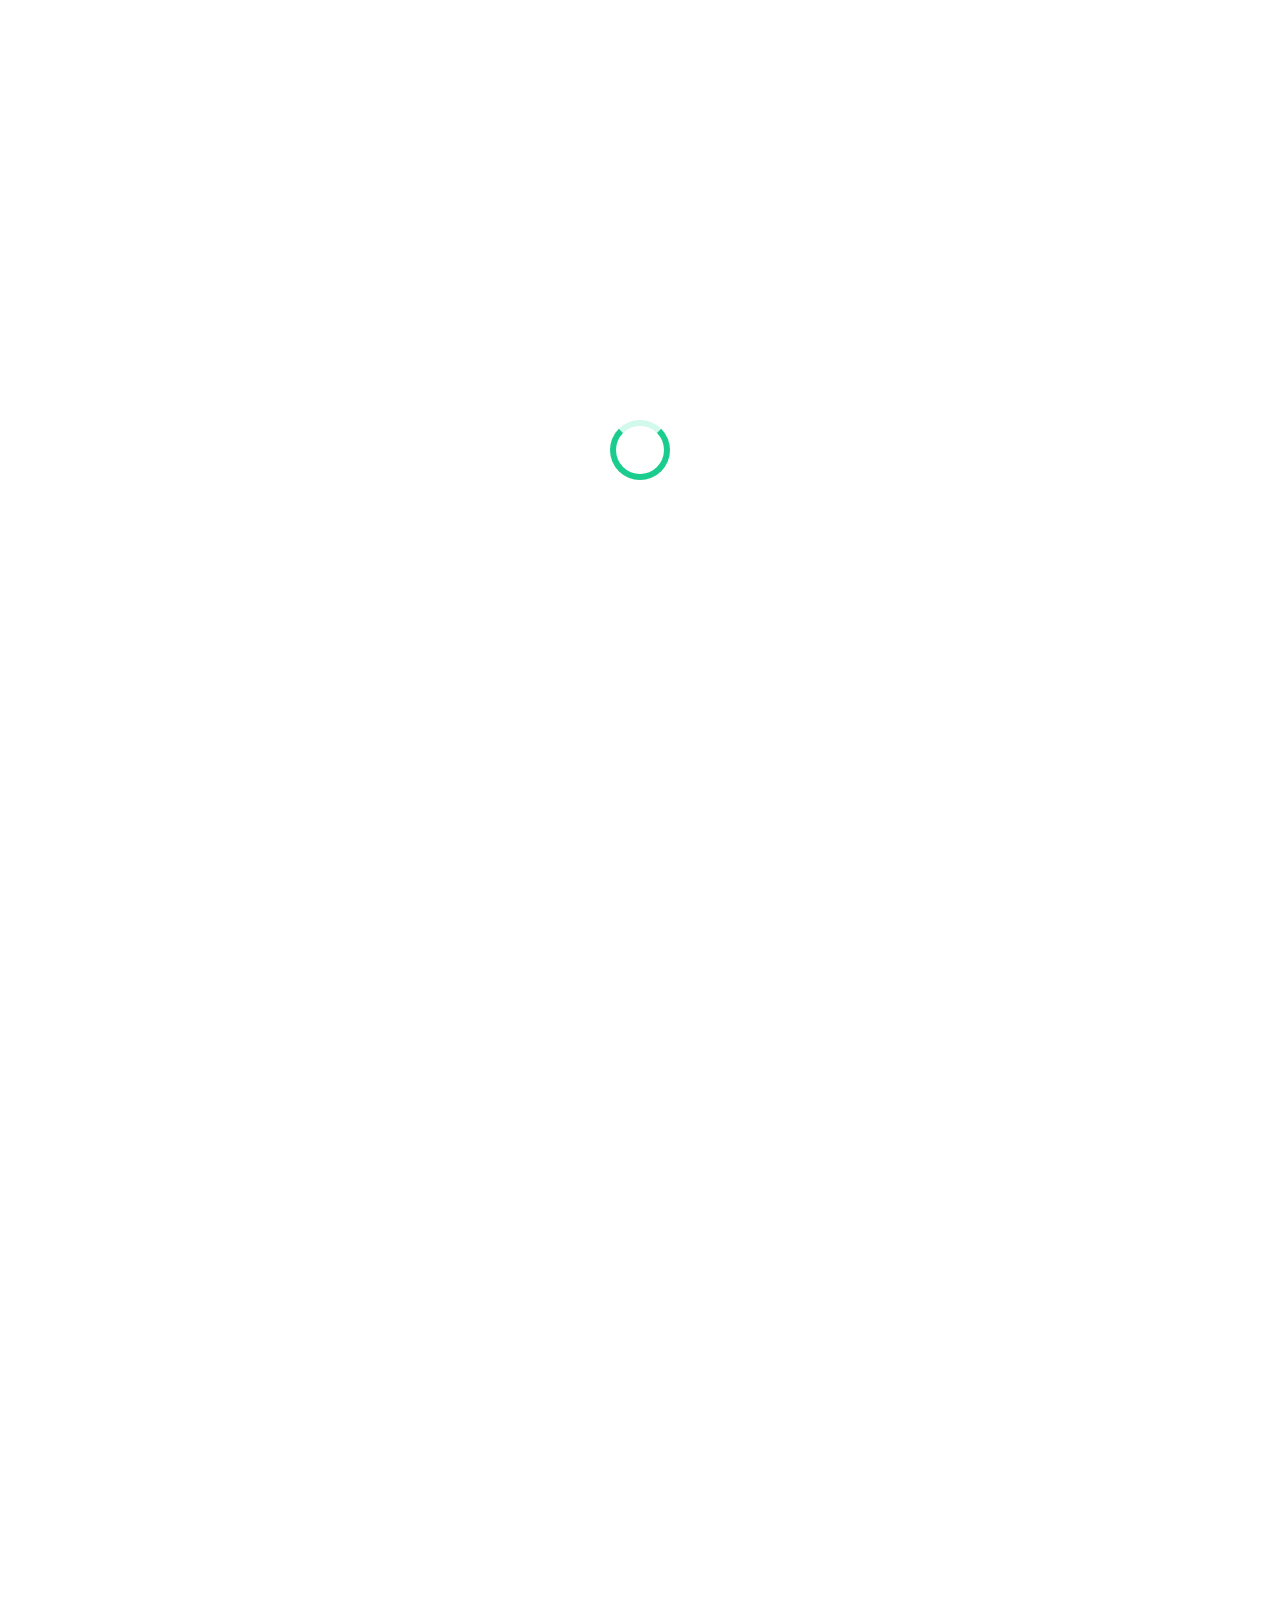
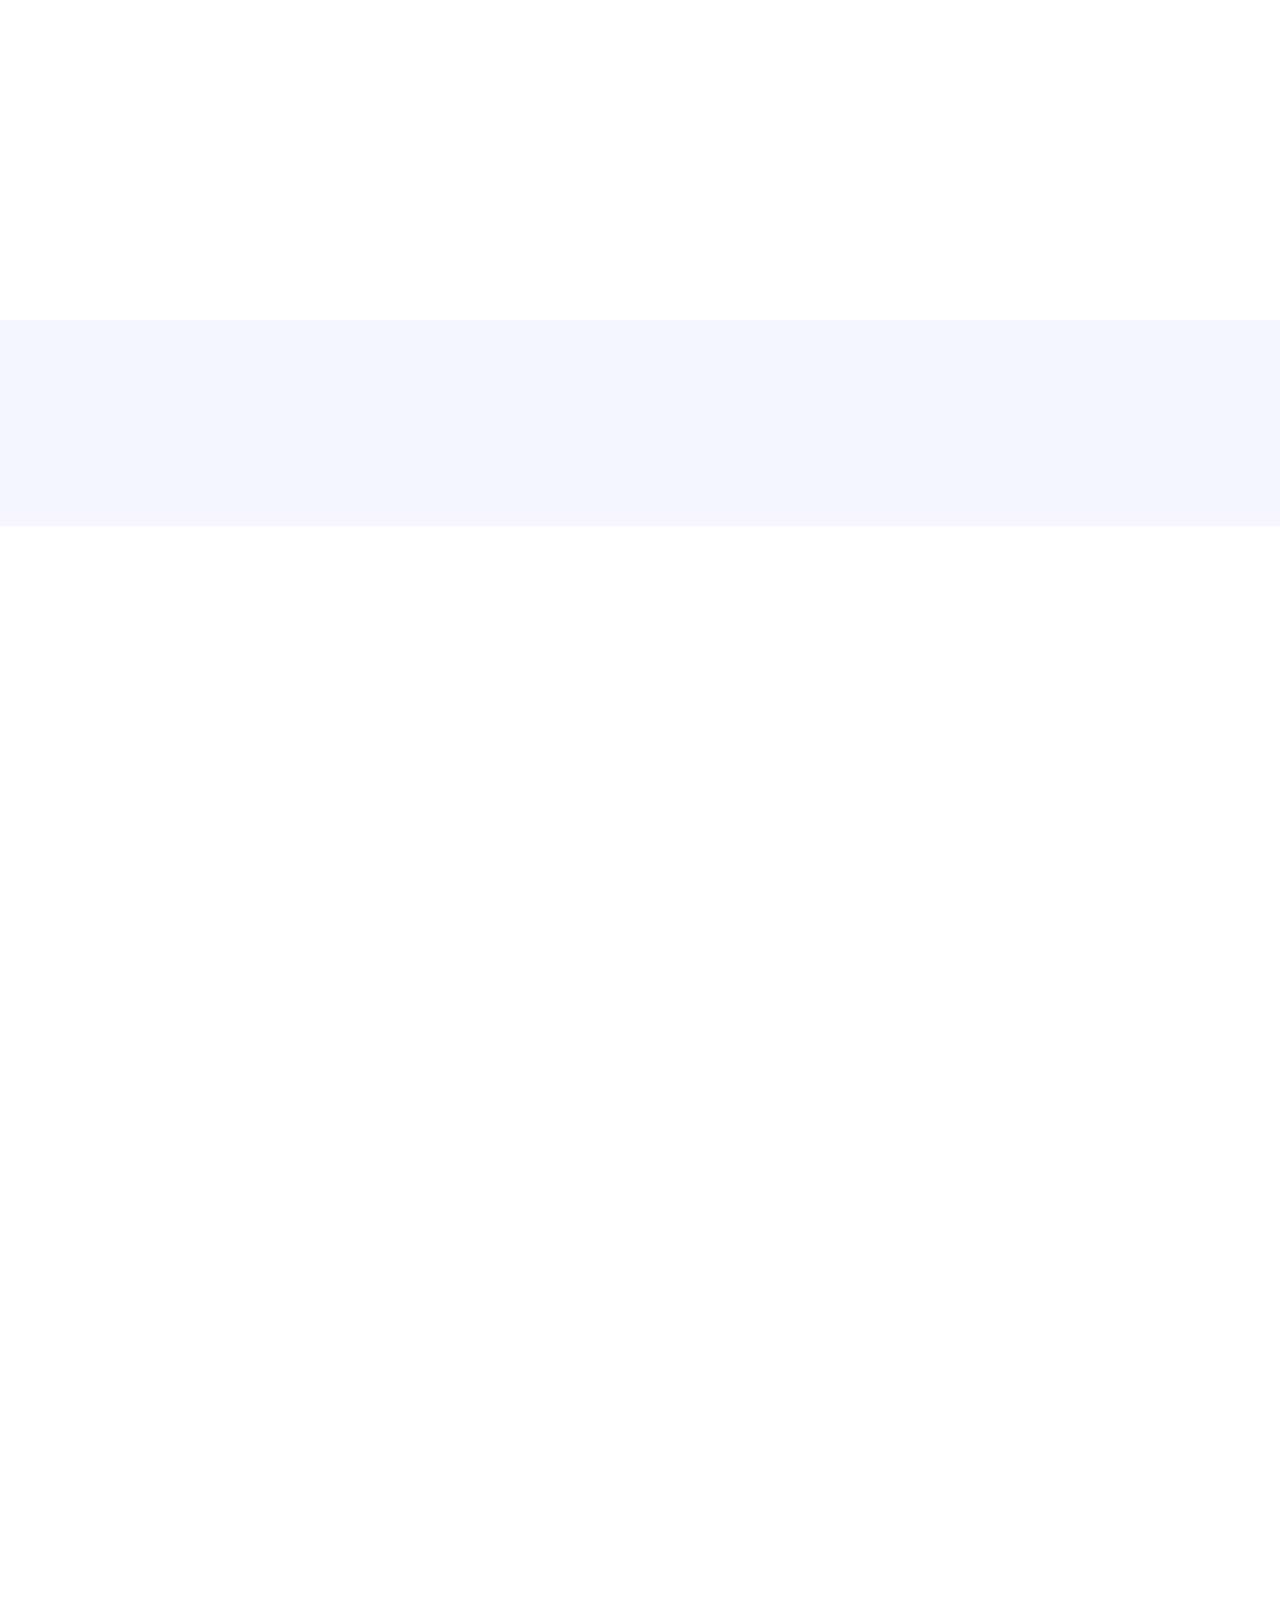
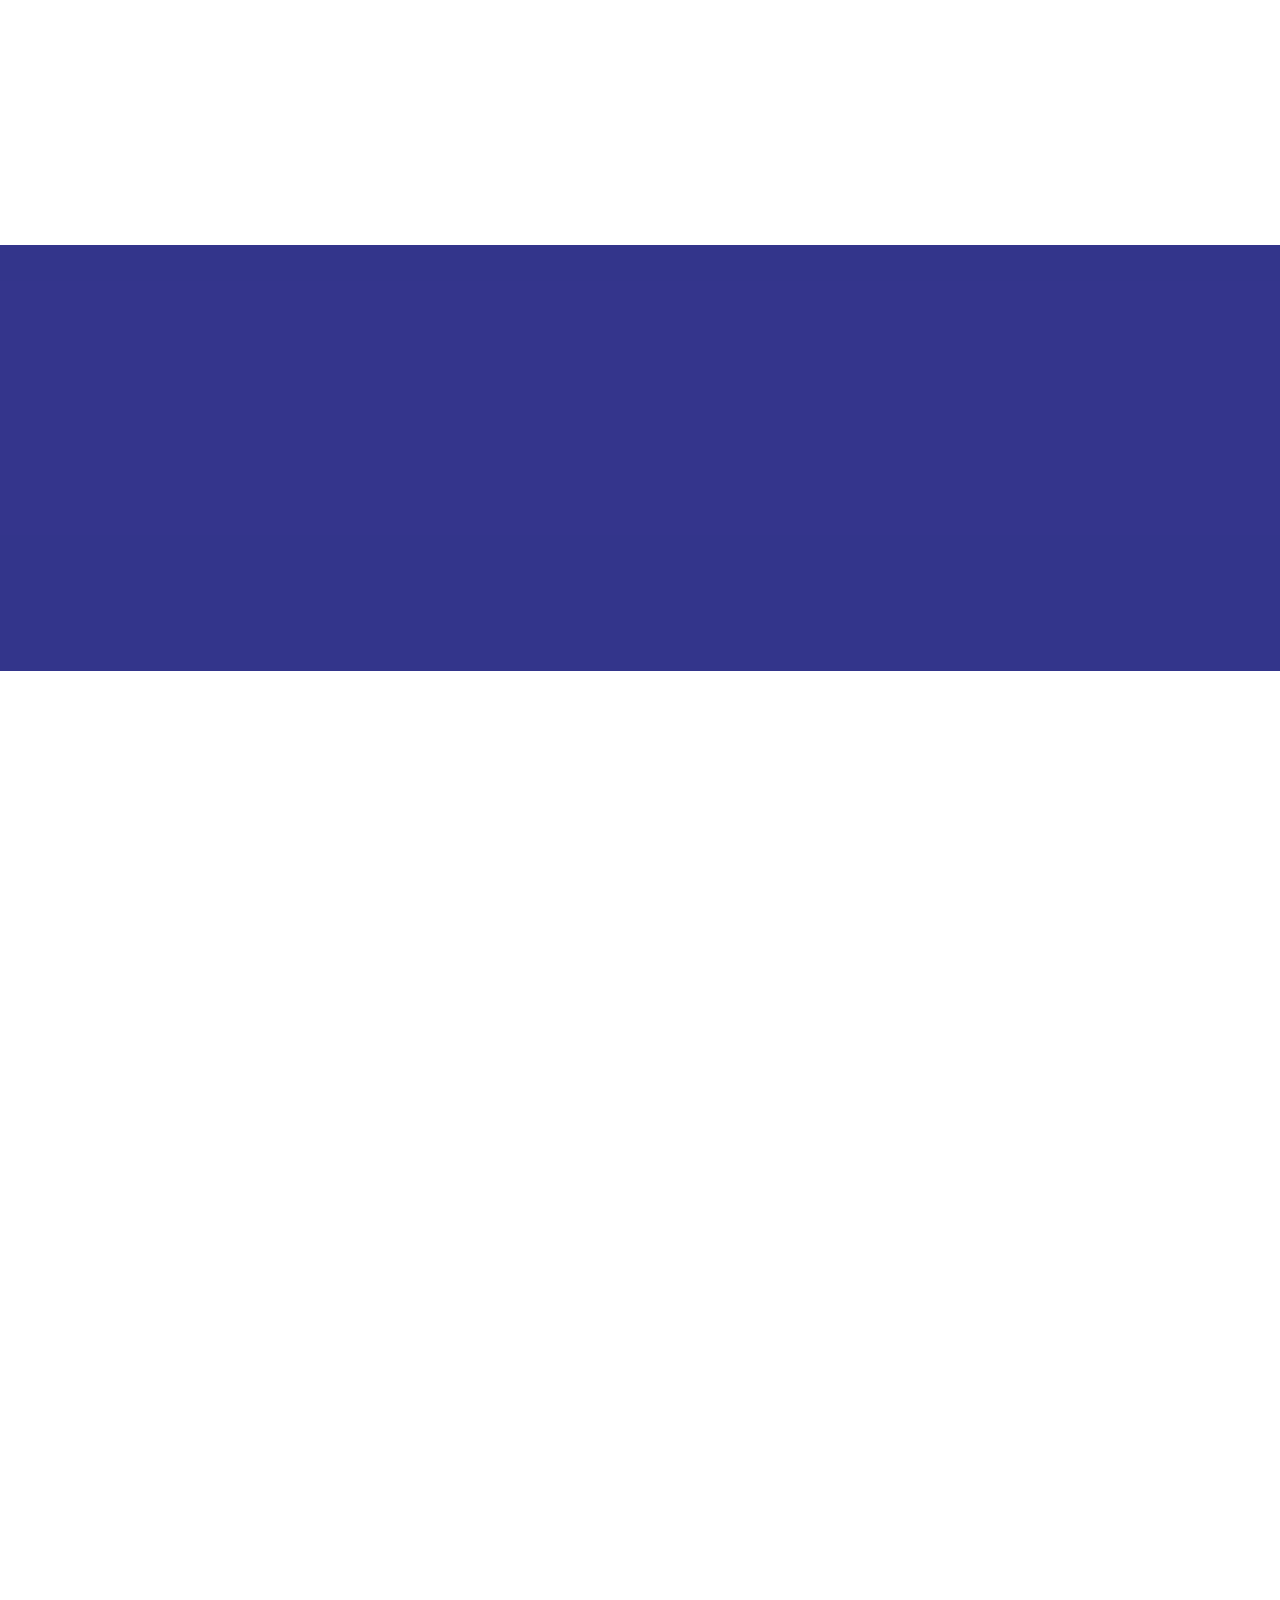
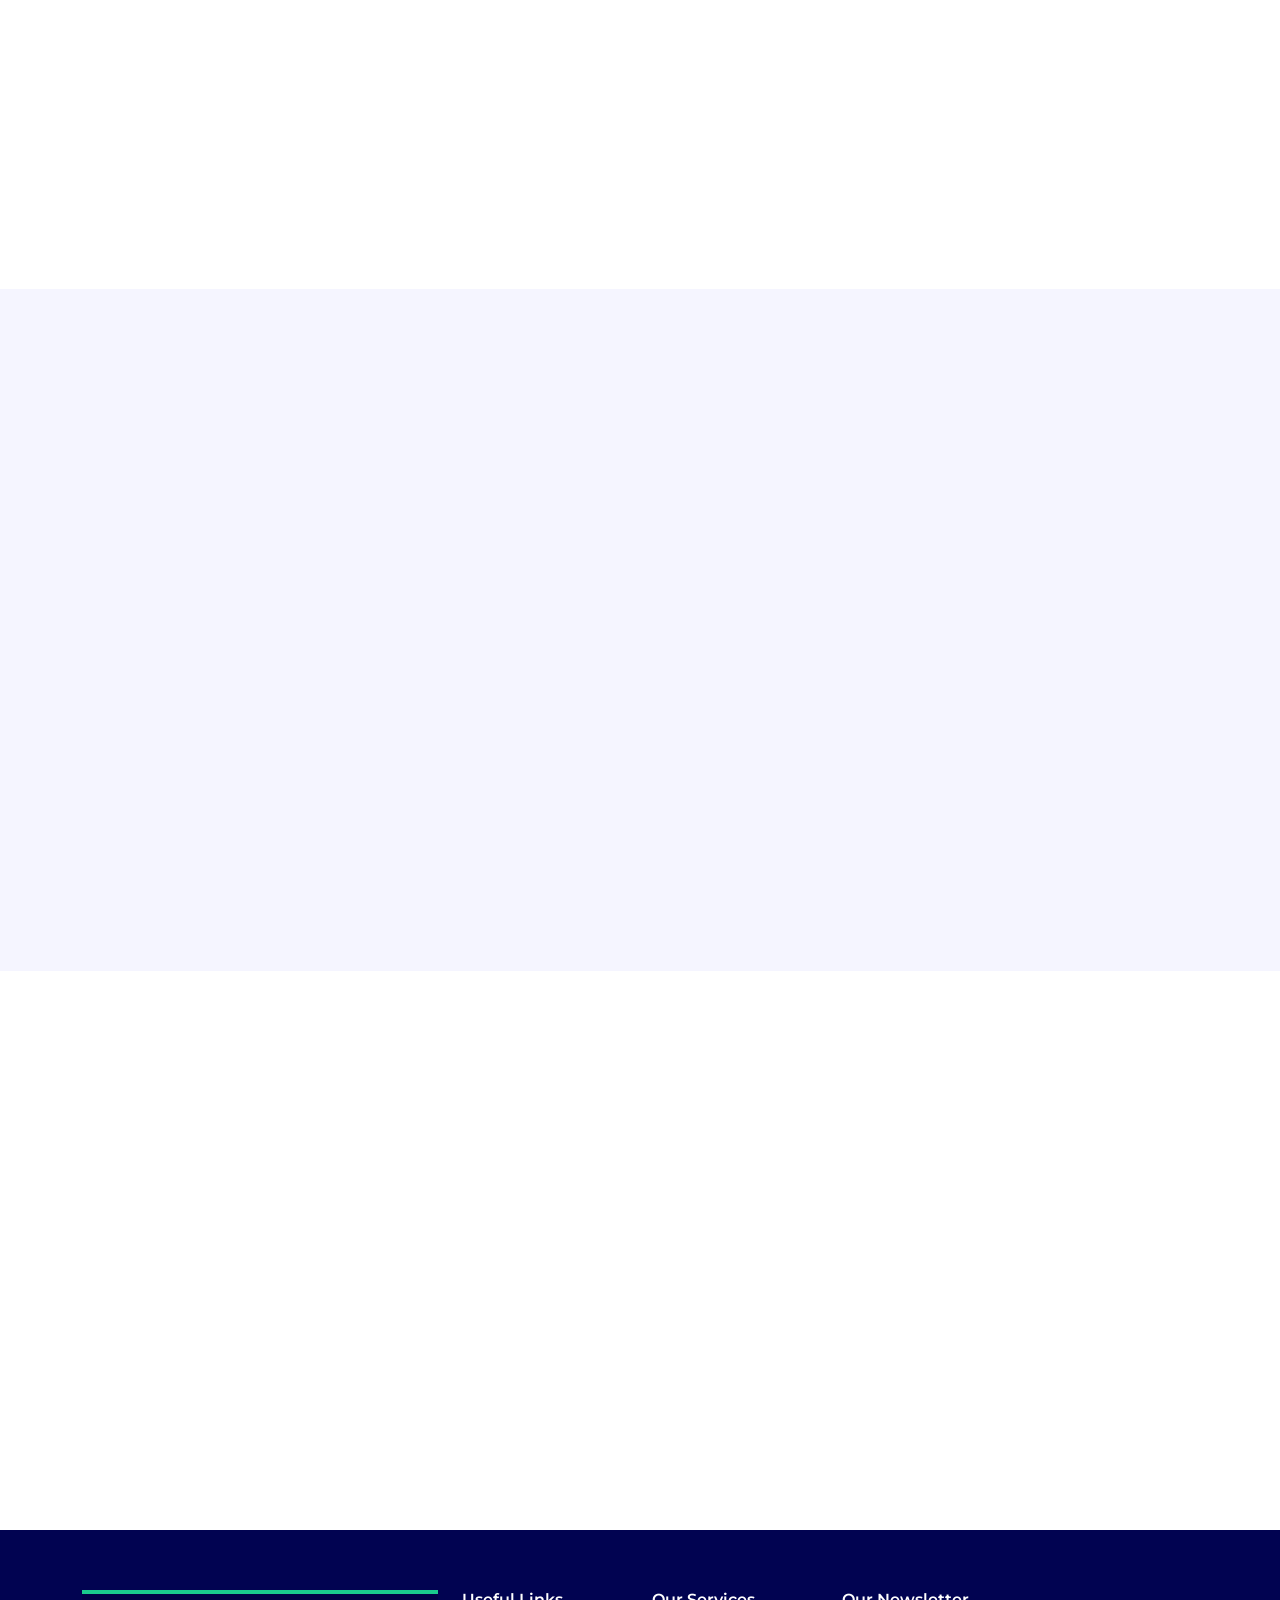
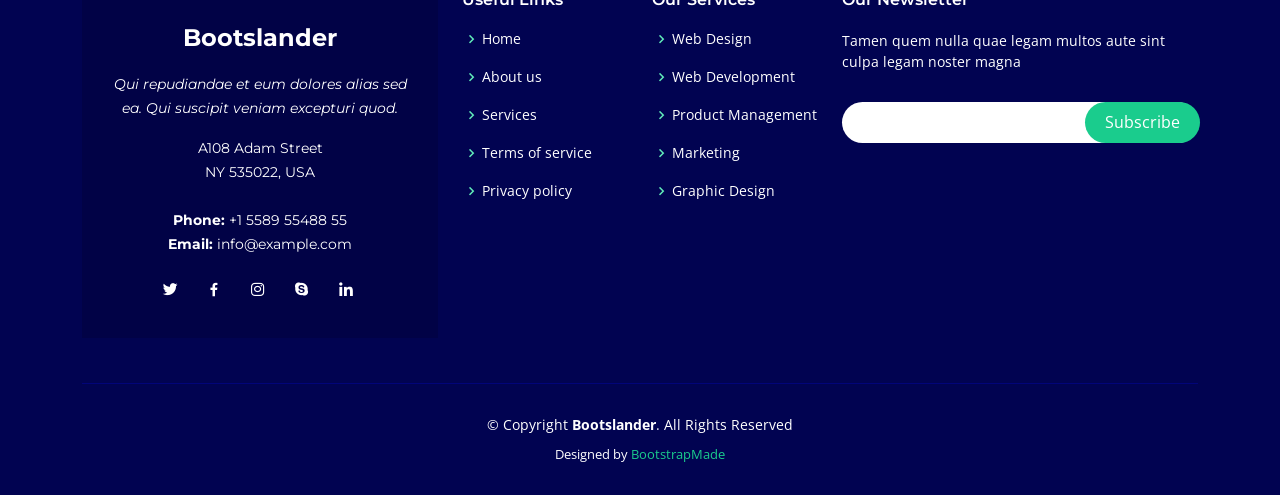
<file: assets/template/bootslander/index.html>
<!DOCTYPE html>
<html lang="id">

<head>
  <meta charset="utf-8">
  <meta content="width=device-width, initial-scale=1.0" name="viewport">

  <title>Bootslander Bootstrap Template - Index</title>
  <meta content="" name="description">
  <meta content="" name="keywords">

  <!-- Favicons -->
  <link href="assets/img/favicon.png" rel="icon">
  <link href="assets/img/apple-touch-icon.png" rel="apple-touch-icon">

  <!-- Google Fonts -->
  <link href="https://fonts.googleapis.com/css?family=Open+Sans:300,300i,400,400i,600,600i,700,700i|Montserrat:300,300i,400,400i,500,500i,600,600i,700,700i|Poppins:300,300i,400,400i,500,500i,600,600i,700,700i" rel="stylesheet">

  <!-- Vendor CSS Files -->
  <link href="assets/vendor/aos/aos.css" rel="stylesheet">
  <link href="assets/vendor/bootstrap/css/bootstrap.min.css" rel="stylesheet">
  <link href="assets/vendor/bootstrap-icons/bootstrap-icons.css" rel="stylesheet">
  <link href="assets/vendor/boxicons/css/boxicons.min.css" rel="stylesheet">
  <link href="assets/vendor/glightbox/css/glightbox.min.css" rel="stylesheet">
  <link href="assets/vendor/remixicon/remixicon.css" rel="stylesheet">
  <link href="assets/vendor/swiper/swiper-bundle.min.css" rel="stylesheet">

  <!-- Template Main CSS File -->
  <link href="assets/css/style.css" rel="stylesheet">

  <!-- =======================================================
  * Template Name: Bootslander
  * Template URL: https://bootstrapmade.com/bootslander-free-bootstrap-landing-page-template/
  * Updated: Mar 17 2024 with Bootstrap v5.3.3
  * Author: BootstrapMade.com
  * License: https://bootstrapmade.com/license/
  ======================================================== -->
</head>

<body>

  <!-- ======= Header ======= -->
  <header id="header" class="fixed-top d-flex align-items-center header-transparent">
    <div class="container d-flex align-items-center justify-content-between">

      <div class="logo">
        <h1><a href="index.html"><span>Bootslander</span></a></h1>
        <!-- Uncomment below if you prefer to use an image logo -->
        <!-- <a href="index.html"><img src="assets/img/logo.png" alt="" class="img-fluid"></a>-->
      </div>

      <nav id="navbar" class="navbar">
        <ul>
          <li><a class="nav-link scrollto active" href="#hero">Home</a></li>
          <li><a class="nav-link scrollto" href="#about">About</a></li>
          <li><a class="nav-link scrollto" href="#features">Features</a></li>
          <li><a class="nav-link scrollto" href="#gallery">Gallery</a></li>
          <li><a class="nav-link scrollto" href="#team">Team</a></li>
          <li><a class="nav-link scrollto" href="#pricing">Pricing</a></li>
          <li class="dropdown"><a href="#"><span>Drop Down</span> <i class="bi bi-chevron-down"></i></a>
            <ul>
              <li><a href="#">Drop Down 1</a></li>
              <li class="dropdown"><a href="#"><span>Deep Drop Down</span> <i class="bi bi-chevron-right"></i></a>
                <ul>
                  <li><a href="#">Deep Drop Down 1</a></li>
                  <li><a href="#">Deep Drop Down 2</a></li>
                  <li><a href="#">Deep Drop Down 3</a></li>
                  <li><a href="#">Deep Drop Down 4</a></li>
                  <li><a href="#">Deep Drop Down 5</a></li>
                </ul>
              </li>
              <li><a href="#">Drop Down 2</a></li>
              <li><a href="#">Drop Down 3</a></li>
              <li><a href="#">Drop Down 4</a></li>
            </ul>
          </li>
          <li><a class="nav-link scrollto" href="#contact">Contact</a></li>
        </ul>
        <i class="bi bi-list mobile-nav-toggle"></i>
      </nav><!-- .navbar -->

    </div>
  </header><!-- End Header -->

  <!-- ======= Hero Section ======= -->
  <section id="hero">

    <div class="container">
      <div class="row justify-content-between">
        <div class="col-lg-7 pt-5 pt-lg-0 order-2 order-lg-1 d-flex align-items-center">
          <div data-aos="zoom-out">
            <h1>Build Your Landing Page With <span>Bootstlander</span></h1>
            <h2>We are team of talented designers making websites with Bootstrap</h2>
            <div class="text-center text-lg-start">
              <a href="#about" class="btn-get-started scrollto">Get Started</a>
            </div>
          </div>
        </div>
        <div class="col-lg-4 order-1 order-lg-2 hero-img" data-aos="zoom-out" data-aos-delay="300">
          <img src="assets/img/hero-img.png" class="img-fluid animated" alt="">
        </div>
      </div>
    </div>

    <svg class="hero-waves" xmlns="http://www.w3.org/2000/svg" xmlns:xlink="http://www.w3.org/1999/xlink" viewBox="0 24 150 28 " preserveAspectRatio="none">
      <defs>
        <path id="wave-path" d="M-160 44c30 0 58-18 88-18s 58 18 88 18 58-18 88-18 58 18 88 18 v44h-352z">
      </defs>
      <g class="wave1">
        <use xlink:href="#wave-path" x="50" y="3" fill="rgba(255,255,255, .1)">
      </g>
      <g class="wave2">
        <use xlink:href="#wave-path" x="50" y="0" fill="rgba(255,255,255, .2)">
      </g>
      <g class="wave3">
        <use xlink:href="#wave-path" x="50" y="9" fill="#fff">
      </g>
    </svg>

  </section><!-- End Hero -->

  <main id="main">

    <!-- ======= About Section ======= -->
    <section id="about" class="about">
      <div class="container-fluid">

        <div class="row">
          <div class="col-xl-5 col-lg-6 video-box d-flex justify-content-center align-items-stretch" data-aos="fade-right">
            <a href="https://www.youtube.com/watch?v=StpBR2W8G5A" class="glightbox play-btn mb-4"></a>
          </div>

          <div class="col-xl-7 col-lg-6 icon-boxes d-flex flex-column align-items-stretch justify-content-center py-5 px-lg-5" data-aos="fade-left">
            <h3>Enim quis est voluptatibus aliquid consequatur fugiat</h3>
            <p>Esse voluptas cumque vel exercitationem. Reiciendis est hic accusamus. Non ipsam et sed minima temporibus laudantium. Soluta voluptate sed facere corporis dolores excepturi. Libero laboriosam sint et id nulla tenetur. Suscipit aut voluptate.</p>

            <div class="icon-box" data-aos="zoom-in" data-aos-delay="100">
              <div class="icon"><i class="bx bx-fingerprint"></i></div>
              <h4 class="title"><a href="">Lorem Ipsum</a></h4>
              <p class="description">Voluptatum deleniti atque corrupti quos dolores et quas molestias excepturi sint occaecati cupiditate non provident</p>
            </div>

            <div class="icon-box" data-aos="zoom-in" data-aos-delay="200">
              <div class="icon"><i class="bx bx-gift"></i></div>
              <h4 class="title"><a href="">Nemo Enim</a></h4>
              <p class="description">At vero eos et accusamus et iusto odio dignissimos ducimus qui blanditiis praesentium voluptatum deleniti atque</p>
            </div>

            <div class="icon-box" data-aos="zoom-in" data-aos-delay="300">
              <div class="icon"><i class="bx bx-atom"></i></div>
              <h4 class="title"><a href="">Dine Pad</a></h4>
              <p class="description">Explicabo est voluptatum asperiores consequatur magnam. Et veritatis odit. Sunt aut deserunt minus aut eligendi omnis</p>
            </div>

          </div>
        </div>

      </div>
    </section><!-- End About Section -->

    <!-- ======= Features Section ======= -->
    <section id="features" class="features">
      <div class="container">

        <div class="section-title" data-aos="fade-up">
          <h2>Features</h2>
          <p>Check The Features</p>
        </div>

        <div class="row" data-aos="fade-left">
          <div class="col-lg-3 col-md-4">
            <div class="icon-box" data-aos="zoom-in" data-aos-delay="50">
              <i class="ri-store-line" style="color: #ffbb2c;"></i>
              <h3><a href="">Lorem Ipsum</a></h3>
            </div>
          </div>
          <div class="col-lg-3 col-md-4 mt-4 mt-md-0">
            <div class="icon-box" data-aos="zoom-in" data-aos-delay="100">
              <i class="ri-bar-chart-box-line" style="color: #5578ff;"></i>
              <h3><a href="">Dolor Sitema</a></h3>
            </div>
          </div>
          <div class="col-lg-3 col-md-4 mt-4 mt-md-0">
            <div class="icon-box" data-aos="zoom-in" data-aos-delay="150">
              <i class="ri-calendar-todo-line" style="color: #e80368;"></i>
              <h3><a href="">Sed perspiciatis</a></h3>
            </div>
          </div>
          <div class="col-lg-3 col-md-4 mt-4 mt-lg-0">
            <div class="icon-box" data-aos="zoom-in" data-aos-delay="200">
              <i class="ri-paint-brush-line" style="color: #e361ff;"></i>
              <h3><a href="">Magni Dolores</a></h3>
            </div>
          </div>
          <div class="col-lg-3 col-md-4 mt-4">
            <div class="icon-box" data-aos="zoom-in" data-aos-delay="250">
              <i class="ri-database-2-line" style="color: #47aeff;"></i>
              <h3><a href="">Nemo Enim</a></h3>
            </div>
          </div>
          <div class="col-lg-3 col-md-4 mt-4">
            <div class="icon-box" data-aos="zoom-in" data-aos-delay="300">
              <i class="ri-gradienter-line" style="color: #ffa76e;"></i>
              <h3><a href="">Eiusmod Tempor</a></h3>
            </div>
          </div>
          <div class="col-lg-3 col-md-4 mt-4">
            <div class="icon-box" data-aos="zoom-in" data-aos-delay="350">
              <i class="ri-file-list-3-line" style="color: #11dbcf;"></i>
              <h3><a href="">Midela Teren</a></h3>
            </div>
          </div>
          <div class="col-lg-3 col-md-4 mt-4">
            <div class="icon-box" data-aos="zoom-in" data-aos-delay="400">
              <i class="ri-price-tag-2-line" style="color: #4233ff;"></i>
              <h3><a href="">Pira Neve</a></h3>
            </div>
          </div>
          <div class="col-lg-3 col-md-4 mt-4">
            <div class="icon-box" data-aos="zoom-in" data-aos-delay="450">
              <i class="ri-anchor-line" style="color: #b2904f;"></i>
              <h3><a href="">Dirada Pack</a></h3>
            </div>
          </div>
          <div class="col-lg-3 col-md-4 mt-4">
            <div class="icon-box" data-aos="zoom-in" data-aos-delay="500">
              <i class="ri-disc-line" style="color: #b20969;"></i>
              <h3><a href="">Moton Ideal</a></h3>
            </div>
          </div>
          <div class="col-lg-3 col-md-4 mt-4">
            <div class="icon-box" data-aos="zoom-in" data-aos-delay="550">
              <i class="ri-base-station-line" style="color: #ff5828;"></i>
              <h3><a href="">Verdo Park</a></h3>
            </div>
          </div>
          <div class="col-lg-3 col-md-4 mt-4">
            <div class="icon-box" data-aos="zoom-in" data-aos-delay="600">
              <i class="ri-fingerprint-line" style="color: #29cc61;"></i>
              <h3><a href="">Flavor Nivelanda</a></h3>
            </div>
          </div>
        </div>

      </div>
    </section><!-- End Features Section -->

    <!-- ======= Counts Section ======= -->
    <section id="counts" class="counts">
      <div class="container">

        <div class="row" data-aos="fade-up">

          <div class="col-lg-3 col-md-6">
            <div class="count-box">
              <i class="bi bi-emoji-smile"></i>
              <span data-purecounter-start="0" data-purecounter-end="232" data-purecounter-duration="1" class="purecounter"></span>
              <p>Happy Clients</p>
            </div>
          </div>

          <div class="col-lg-3 col-md-6 mt-5 mt-md-0">
            <div class="count-box">
              <i class="bi bi-journal-richtext"></i>
              <span data-purecounter-start="0" data-purecounter-end="521" data-purecounter-duration="1" class="purecounter"></span>
              <p>Projects</p>
            </div>
          </div>

          <div class="col-lg-3 col-md-6 mt-5 mt-lg-0">
            <div class="count-box">
              <i class="bi bi-headset"></i>
              <span data-purecounter-start="0" data-purecounter-end="1463" data-purecounter-duration="1" class="purecounter"></span>
              <p>Hours Of Support</p>
            </div>
          </div>

          <div class="col-lg-3 col-md-6 mt-5 mt-lg-0">
            <div class="count-box">
              <i class="bi bi-people"></i>
              <span data-purecounter-start="0" data-purecounter-end="15" data-purecounter-duration="1" class="purecounter"></span>
              <p>Hard Workers</p>
            </div>
          </div>

        </div>

      </div>
    </section><!-- End Counts Section -->

    <!-- ======= Details Section ======= -->
    <section id="details" class="details">
      <div class="container">

        <div class="row content">
          <div class="col-md-4" data-aos="fade-right">
            <img src="assets/img/details-1.png" class="img-fluid" alt="">
          </div>
          <div class="col-md-8 pt-4" data-aos="fade-up">
            <h3>Voluptatem dignissimos provident quasi corporis voluptates sit assumenda.</h3>
            <p class="fst-italic">
              Lorem ipsum dolor sit amet, consectetur adipiscing elit, sed do eiusmod tempor incididunt ut labore et dolore
              magna aliqua.
            </p>
            <ul>
              <li><i class="bi bi-check"></i> Ullamco laboris nisi ut aliquip ex ea commodo consequat.</li>
              <li><i class="bi bi-check"></i> Duis aute irure dolor in reprehenderit in voluptate velit.</li>
              <li><i class="bi bi-check"></i> Iure at voluptas aspernatur dignissimos doloribus repudiandae.</li>
              <li><i class="bi bi-check"></i> Est ipsa assumenda id facilis nesciunt placeat sed doloribus praesentium.</li>
            </ul>
            <p>
              Voluptas nisi in quia excepturi nihil voluptas nam et ut. Expedita omnis eum consequatur non. Sed in asperiores aut repellendus. Error quisquam ab maiores. Quibusdam sit in officia
            </p>
          </div>
        </div>

        <div class="row content">
          <div class="col-md-4 order-1 order-md-2" data-aos="fade-left">
            <img src="assets/img/details-2.png" class="img-fluid" alt="">
          </div>
          <div class="col-md-8 pt-5 order-2 order-md-1" data-aos="fade-up">
            <h3>Corporis temporibus maiores provident</h3>
            <p class="fst-italic">
              Lorem ipsum dolor sit amet, consectetur adipiscing elit, sed do eiusmod tempor incididunt ut labore et dolore
              magna aliqua.
            </p>
            <p>
              Ullamco laboris nisi ut aliquip ex ea commodo consequat. Duis aute irure dolor in reprehenderit in voluptate
              velit esse cillum dolore eu fugiat nulla pariatur. Excepteur sint occaecat cupidatat non proident, sunt in
              culpa qui officia deserunt mollit anim id est laborum
            </p>
            <p>
              Inventore id enim dolor dicta qui et magni molestiae. Mollitia optio officia illum ut cupiditate eos autem. Soluta dolorum repellendus repellat amet autem rerum illum in. Quibusdam occaecati est nisi esse. Saepe aut dignissimos distinctio id enim.
            </p>
          </div>
        </div>

        <div class="row content">
          <div class="col-md-4" data-aos="fade-right">
            <img src="assets/img/details-3.png" class="img-fluid" alt="">
          </div>
          <div class="col-md-8 pt-5" data-aos="fade-up">
            <h3>Sunt consequatur ad ut est nulla consectetur reiciendis animi voluptas</h3>
            <p>Cupiditate placeat cupiditate placeat est ipsam culpa. Delectus quia minima quod. Sunt saepe odit aut quia voluptatem hic voluptas dolor doloremque.</p>
            <ul>
              <li><i class="bi bi-check"></i> Ullamco laboris nisi ut aliquip ex ea commodo consequat.</li>
              <li><i class="bi bi-check"></i> Duis aute irure dolor in reprehenderit in voluptate velit.</li>
              <li><i class="bi bi-check"></i> Facilis ut et voluptatem aperiam. Autem soluta ad fugiat.</li>
            </ul>
            <p>
              Qui consequatur temporibus. Enim et corporis sit sunt harum praesentium suscipit ut voluptatem. Et nihil magni debitis consequatur est.
            </p>
            <p>
              Suscipit enim et. Ut optio esse quidem quam reiciendis esse odit excepturi. Vel dolores rerum soluta explicabo vel fugiat eum non.
            </p>
          </div>
        </div>

        <div class="row content">
          <div class="col-md-4 order-1 order-md-2" data-aos="fade-left">
            <img src="assets/img/details-4.png" class="img-fluid" alt="">
          </div>
          <div class="col-md-8 pt-5 order-2 order-md-1" data-aos="fade-up">
            <h3>Quas et necessitatibus eaque impedit ipsum animi consequatur incidunt in</h3>
            <p class="fst-italic">
              Lorem ipsum dolor sit amet, consectetur adipiscing elit, sed do eiusmod tempor incididunt ut labore et dolore
              magna aliqua.
            </p>
            <p>
              Ullamco laboris nisi ut aliquip ex ea commodo consequat. Duis aute irure dolor in reprehenderit in voluptate
              velit esse cillum dolore eu fugiat nulla pariatur. Excepteur sint occaecat cupidatat non proident, sunt in
              culpa qui officia deserunt mollit anim id est laborum
            </p>
            <ul>
              <li><i class="bi bi-check"></i> Et praesentium laboriosam architecto nam .</li>
              <li><i class="bi bi-check"></i> Eius et voluptate. Enim earum tempore aliquid. Nobis et sunt consequatur. Aut repellat in numquam velit quo dignissimos et.</li>
              <li><i class="bi bi-check"></i> Facilis ut et voluptatem aperiam. Autem soluta ad fugiat.</li>
            </ul>
          </div>
        </div>

      </div>
    </section><!-- End Details Section -->

    <!-- ======= Gallery Section ======= -->
    <section id="gallery" class="gallery">
      <div class="container">

        <div class="section-title" data-aos="fade-up">
          <h2>Gallery</h2>
          <p>Check our Gallery</p>
        </div>

        <div class="row g-0" data-aos="fade-left">

          <div class="col-lg-3 col-md-4">
            <div class="gallery-item" data-aos="zoom-in" data-aos-delay="100">
              <a href="assets/img/gallery/gallery-1.jpg" class="gallery-lightbox">
                <img src="assets/img/gallery/gallery-1.jpg" alt="" class="img-fluid">
              </a>
            </div>
          </div>

          <div class="col-lg-3 col-md-4">
            <div class="gallery-item" data-aos="zoom-in" data-aos-delay="150">
              <a href="assets/img/gallery/gallery-2.jpg" class="gallery-lightbox">
                <img src="assets/img/gallery/gallery-2.jpg" alt="" class="img-fluid">
              </a>
            </div>
          </div>

          <div class="col-lg-3 col-md-4">
            <div class="gallery-item" data-aos="zoom-in" data-aos-delay="200">
              <a href="assets/img/gallery/gallery-3.jpg" class="gallery-lightbox">
                <img src="assets/img/gallery/gallery-3.jpg" alt="" class="img-fluid">
              </a>
            </div>
          </div>

          <div class="col-lg-3 col-md-4">
            <div class="gallery-item" data-aos="zoom-in" data-aos-delay="250">
              <a href="assets/img/gallery/gallery-4.jpg" class="gallery-lightbox">
                <img src="assets/img/gallery/gallery-4.jpg" alt="" class="img-fluid">
              </a>
            </div>
          </div>

          <div class="col-lg-3 col-md-4">
            <div class="gallery-item" data-aos="zoom-in" data-aos-delay="300">
              <a href="assets/img/gallery/gallery-5.jpg" class="gallery-lightbox">
                <img src="assets/img/gallery/gallery-5.jpg" alt="" class="img-fluid">
              </a>
            </div>
          </div>

          <div class="col-lg-3 col-md-4">
            <div class="gallery-item" data-aos="zoom-in" data-aos-delay="350">
              <a href="assets/img/gallery/gallery-6.jpg" class="gallery-lightbox">
                <img src="assets/img/gallery/gallery-6.jpg" alt="" class="img-fluid">
              </a>
            </div>
          </div>

          <div class="col-lg-3 col-md-4">
            <div class="gallery-item" data-aos="zoom-in" data-aos-delay="400">
              <a href="assets/img/gallery/gallery-7.jpg" class="gallery-lightbox">
                <img src="assets/img/gallery/gallery-7.jpg" alt="" class="img-fluid">
              </a>
            </div>
          </div>

          <div class="col-lg-3 col-md-4">
            <div class="gallery-item" data-aos="zoom-in" data-aos-delay="450">
              <a href="assets/img/gallery/gallery-8.jpg" class="gallery-lightbox">
                <img src="assets/img/gallery/gallery-8.jpg" alt="" class="img-fluid">
              </a>
            </div>
          </div>

        </div>

      </div>
    </section><!-- End Gallery Section -->

    <!-- ======= Testimonials Section ======= -->
    <section id="testimonials" class="testimonials">
      <div class="container">

        <div class="testimonials-slider swiper" data-aos="fade-up" data-aos-delay="100">
          <div class="swiper-wrapper">

            <div class="swiper-slide">
              <div class="testimonial-item">
                <img src="assets/img/testimonials/testimonials-1.jpg" class="testimonial-img" alt="">
                <h3>Saul Goodman</h3>
                <h4>Ceo &amp; Founder</h4>
                <p>
                  <i class="bx bxs-quote-alt-left quote-icon-left"></i>
                  Proin iaculis purus consequat sem cure digni ssim donec porttitora entum suscipit rhoncus. Accusantium quam, ultricies eget id, aliquam eget nibh et. Maecen aliquam, risus at semper.
                  <i class="bx bxs-quote-alt-right quote-icon-right"></i>
                </p>
              </div>
            </div><!-- End testimonial item -->

            <div class="swiper-slide">
              <div class="testimonial-item">
                <img src="assets/img/testimonials/testimonials-2.jpg" class="testimonial-img" alt="">
                <h3>Sara Wilsson</h3>
                <h4>Designer</h4>
                <p>
                  <i class="bx bxs-quote-alt-left quote-icon-left"></i>
                  Export tempor illum tamen malis malis eram quae irure esse labore quem cillum quid cillum eram malis quorum velit fore eram velit sunt aliqua noster fugiat irure amet legam anim culpa.
                  <i class="bx bxs-quote-alt-right quote-icon-right"></i>
                </p>
              </div>
            </div><!-- End testimonial item -->

            <div class="swiper-slide">
              <div class="testimonial-item">
                <img src="assets/img/testimonials/testimonials-3.jpg" class="testimonial-img" alt="">
                <h3>Jena Karlis</h3>
                <h4>Store Owner</h4>
                <p>
                  <i class="bx bxs-quote-alt-left quote-icon-left"></i>
                  Enim nisi quem export duis labore cillum quae magna enim sint quorum nulla quem veniam duis minim tempor labore quem eram duis noster aute amet eram fore quis sint minim.
                  <i class="bx bxs-quote-alt-right quote-icon-right"></i>
                </p>
              </div>
            </div><!-- End testimonial item -->

            <div class="swiper-slide">
              <div class="testimonial-item">
                <img src="assets/img/testimonials/testimonials-4.jpg" class="testimonial-img" alt="">
                <h3>Matt Brandon</h3>
                <h4>Freelancer</h4>
                <p>
                  <i class="bx bxs-quote-alt-left quote-icon-left"></i>
                  Fugiat enim eram quae cillum dolore dolor amet nulla culpa multos export minim fugiat minim velit minim dolor enim duis veniam ipsum anim magna sunt elit fore quem dolore labore illum veniam.
                  <i class="bx bxs-quote-alt-right quote-icon-right"></i>
                </p>
              </div>
            </div><!-- End testimonial item -->

            <div class="swiper-slide">
              <div class="testimonial-item">
                <img src="assets/img/testimonials/testimonials-5.jpg" class="testimonial-img" alt="">
                <h3>John Larson</h3>
                <h4>Entrepreneur</h4>
                <p>
                  <i class="bx bxs-quote-alt-left quote-icon-left"></i>
                  Quis quorum aliqua sint quem legam fore sunt eram irure aliqua veniam tempor noster veniam enim culpa labore duis sunt culpa nulla illum cillum fugiat legam esse veniam culpa fore nisi cillum quid.
                  <i class="bx bxs-quote-alt-right quote-icon-right"></i>
                </p>
              </div>
            </div><!-- End testimonial item -->

          </div>
          <div class="swiper-pagination"></div>
        </div>

      </div>
    </section><!-- End Testimonials Section -->

    <!-- ======= Team Section ======= -->
    <section id="team" class="team">
      <div class="container">

        <div class="section-title" data-aos="fade-up">
          <h2>Team</h2>
          <p>Our Great Team</p>
        </div>

        <div class="row" data-aos="fade-left">

          <div class="col-lg-3 col-md-6">
            <div class="member" data-aos="zoom-in" data-aos-delay="100">
              <div class="pic"><img src="assets/img/team/team-1.jpg" class="img-fluid" alt=""></div>
              <div class="member-info">
                <h4>Walter White</h4>
                <span>Chief Executive Officer</span>
                <div class="social">
                  <a href=""><i class="bi bi-twitter"></i></a>
                  <a href=""><i class="bi bi-facebook"></i></a>
                  <a href=""><i class="bi bi-instagram"></i></a>
                  <a href=""><i class="bi bi-linkedin"></i></a>
                </div>
              </div>
            </div>
          </div>

          <div class="col-lg-3 col-md-6 mt-5 mt-md-0">
            <div class="member" data-aos="zoom-in" data-aos-delay="200">
              <div class="pic"><img src="assets/img/team/team-2.jpg" class="img-fluid" alt=""></div>
              <div class="member-info">
                <h4>Sarah Jhonson</h4>
                <span>Product Manager</span>
                <div class="social">
                  <a href=""><i class="bi bi-twitter"></i></a>
                  <a href=""><i class="bi bi-facebook"></i></a>
                  <a href=""><i class="bi bi-instagram"></i></a>
                  <a href=""><i class="bi bi-linkedin"></i></a>
                </div>
              </div>
            </div>
          </div>

          <div class="col-lg-3 col-md-6 mt-5 mt-lg-0">
            <div class="member" data-aos="zoom-in" data-aos-delay="300">
              <div class="pic"><img src="assets/img/team/team-3.jpg" class="img-fluid" alt=""></div>
              <div class="member-info">
                <h4>William Anderson</h4>
                <span>CTO</span>
                <div class="social">
                  <a href=""><i class="bi bi-twitter"></i></a>
                  <a href=""><i class="bi bi-facebook"></i></a>
                  <a href=""><i class="bi bi-instagram"></i></a>
                  <a href=""><i class="bi bi-linkedin"></i></a>
                </div>
              </div>
            </div>
          </div>

          <div class="col-lg-3 col-md-6 mt-5 mt-lg-0">
            <div class="member" data-aos="zoom-in" data-aos-delay="400">
              <div class="pic"><img src="assets/img/team/team-4.jpg" class="img-fluid" alt=""></div>
              <div class="member-info">
                <h4>Amanda Jepson</h4>
                <span>Accountant</span>
                <div class="social">
                  <a href=""><i class="bi bi-twitter"></i></a>
                  <a href=""><i class="bi bi-facebook"></i></a>
                  <a href=""><i class="bi bi-instagram"></i></a>
                  <a href=""><i class="bi bi-linkedin"></i></a>
                </div>
              </div>
            </div>
          </div>

        </div>

      </div>
    </section><!-- End Team Section -->

    <!-- ======= Pricing Section ======= -->
    <section id="pricing" class="pricing">
      <div class="container">

        <div class="section-title" data-aos="fade-up">
          <h2>Pricing</h2>
          <p>Check our Pricing</p>
        </div>

        <div class="row" data-aos="fade-left">

          <div class="col-lg-3 col-md-6">
            <div class="box" data-aos="zoom-in" data-aos-delay="100">
              <h3>Free</h3>
              <h4><sup>$</sup>0<span> / month</span></h4>
              <ul>
                <li>Aida dere</li>
                <li>Nec feugiat nisl</li>
                <li>Nulla at volutpat dola</li>
                <li class="na">Pharetra massa</li>
                <li class="na">Massa ultricies mi</li>
              </ul>
              <div class="btn-wrap">
                <a href="#" class="btn-buy">Buy Now</a>
              </div>
            </div>
          </div>

          <div class="col-lg-3 col-md-6 mt-4 mt-md-0">
            <div class="box featured" data-aos="zoom-in" data-aos-delay="200">
              <h3>Business</h3>
              <h4><sup>$</sup>19<span> / month</span></h4>
              <ul>
                <li>Aida dere</li>
                <li>Nec feugiat nisl</li>
                <li>Nulla at volutpat dola</li>
                <li>Pharetra massa</li>
                <li class="na">Massa ultricies mi</li>
              </ul>
              <div class="btn-wrap">
                <a href="#" class="btn-buy">Buy Now</a>
              </div>
            </div>
          </div>

          <div class="col-lg-3 col-md-6 mt-4 mt-lg-0">
            <div class="box" data-aos="zoom-in" data-aos-delay="300">
              <h3>Developer</h3>
              <h4><sup>$</sup>29<span> / month</span></h4>
              <ul>
                <li>Aida dere</li>
                <li>Nec feugiat nisl</li>
                <li>Nulla at volutpat dola</li>
                <li>Pharetra massa</li>
                <li>Massa ultricies mi</li>
              </ul>
              <div class="btn-wrap">
                <a href="#" class="btn-buy">Buy Now</a>
              </div>
            </div>
          </div>

          <div class="col-lg-3 col-md-6 mt-4 mt-lg-0">
            <div class="box" data-aos="zoom-in" data-aos-delay="400">
              <span class="advanced">Advanced</span>
              <h3>Ultimate</h3>
              <h4><sup>$</sup>49<span> / month</span></h4>
              <ul>
                <li>Aida dere</li>
                <li>Nec feugiat nisl</li>
                <li>Nulla at volutpat dola</li>
                <li>Pharetra massa</li>
                <li>Massa ultricies mi</li>
              </ul>
              <div class="btn-wrap">
                <a href="#" class="btn-buy">Buy Now</a>
              </div>
            </div>
          </div>

        </div>

      </div>
    </section><!-- End Pricing Section -->

    <!-- ======= F.A.Q Section ======= -->
    <section id="faq" class="faq section-bg">
      <div class="container">

        <div class="section-title" data-aos="fade-up">
          <h2>F.A.Q</h2>
          <p>Frequently Asked Questions</p>
        </div>

        <div class="faq-list">
          <ul>
            <li data-aos="fade-up">
              <i class="bx bx-help-circle icon-help"></i> <a data-bs-toggle="collapse" class="collapse" data-bs-target="#faq-list-1">Non consectetur a erat nam at lectus urna duis? <i class="bx bx-chevron-down icon-show"></i><i class="bx bx-chevron-up icon-close"></i></a>
              <div id="faq-list-1" class="collapse show" data-bs-parent=".faq-list">
                <p>
                  Feugiat pretium nibh ipsum consequat. Tempus iaculis urna id volutpat lacus laoreet non curabitur gravida. Venenatis lectus magna fringilla urna porttitor rhoncus dolor purus non.
                </p>
              </div>
            </li>

            <li data-aos="fade-up" data-aos-delay="100">
              <i class="bx bx-help-circle icon-help"></i> <a data-bs-toggle="collapse" data-bs-target="#faq-list-2" class="collapsed">Feugiat scelerisque varius morbi enim nunc? <i class="bx bx-chevron-down icon-show"></i><i class="bx bx-chevron-up icon-close"></i></a>
              <div id="faq-list-2" class="collapse" data-bs-parent=".faq-list">
                <p>
                  Dolor sit amet consectetur adipiscing elit pellentesque habitant morbi. Id interdum velit laoreet id donec ultrices. Fringilla phasellus faucibus scelerisque eleifend donec pretium. Est pellentesque elit ullamcorper dignissim. Mauris ultrices eros in cursus turpis massa tincidunt dui.
                </p>
              </div>
            </li>

            <li data-aos="fade-up" data-aos-delay="200">
              <i class="bx bx-help-circle icon-help"></i> <a data-bs-toggle="collapse" data-bs-target="#faq-list-3" class="collapsed">Dolor sit amet consectetur adipiscing elit? <i class="bx bx-chevron-down icon-show"></i><i class="bx bx-chevron-up icon-close"></i></a>
              <div id="faq-list-3" class="collapse" data-bs-parent=".faq-list">
                <p>
                  Eleifend mi in nulla posuere sollicitudin aliquam ultrices sagittis orci. Faucibus pulvinar elementum integer enim. Sem nulla pharetra diam sit amet nisl suscipit. Rutrum tellus pellentesque eu tincidunt. Lectus urna duis convallis convallis tellus. Urna molestie at elementum eu facilisis sed odio morbi quis
                </p>
              </div>
            </li>

            <li data-aos="fade-up" data-aos-delay="300">
              <i class="bx bx-help-circle icon-help"></i> <a data-bs-toggle="collapse" data-bs-target="#faq-list-4" class="collapsed">Tempus quam pellentesque nec nam aliquam sem et tortor consequat? <i class="bx bx-chevron-down icon-show"></i><i class="bx bx-chevron-up icon-close"></i></a>
              <div id="faq-list-4" class="collapse" data-bs-parent=".faq-list">
                <p>
                  Molestie a iaculis at erat pellentesque adipiscing commodo. Dignissim suspendisse in est ante in. Nunc vel risus commodo viverra maecenas accumsan. Sit amet nisl suscipit adipiscing bibendum est. Purus gravida quis blandit turpis cursus in.
                </p>
              </div>
            </li>

            <li data-aos="fade-up" data-aos-delay="400">
              <i class="bx bx-help-circle icon-help"></i> <a data-bs-toggle="collapse" data-bs-target="#faq-list-5" class="collapsed">Tortor vitae purus faucibus ornare. Varius vel pharetra vel turpis nunc eget lorem dolor? <i class="bx bx-chevron-down icon-show"></i><i class="bx bx-chevron-up icon-close"></i></a>
              <div id="faq-list-5" class="collapse" data-bs-parent=".faq-list">
                <p>
                  Laoreet sit amet cursus sit amet dictum sit amet justo. Mauris vitae ultricies leo integer malesuada nunc vel. Tincidunt eget nullam non nisi est sit amet. Turpis nunc eget lorem dolor sed. Ut venenatis tellus in metus vulputate eu scelerisque.
                </p>
              </div>
            </li>

          </ul>
        </div>

      </div>
    </section><!-- End F.A.Q Section -->

    <!-- ======= Contact Section ======= -->
    <section id="contact" class="contact">
      <div class="container">

        <div class="section-title" data-aos="fade-up">
          <h2>Contact</h2>
          <p>Contact Us</p>
        </div>

        <div class="row">

          <div class="col-lg-4" data-aos="fade-right" data-aos-delay="100">
            <div class="info">
              <div class="address">
                <i class="bi bi-geo-alt"></i>
                <h4>Location:</h4>
                <p>A108 Adam Street, New York, NY 535022</p>
              </div>

              <div class="email">
                <i class="bi bi-envelope"></i>
                <h4>Email:</h4>
                <p>info@example.com</p>
              </div>

              <div class="phone">
                <i class="bi bi-phone"></i>
                <h4>Call:</h4>
                <p>+1 5589 55488 55s</p>
              </div>

            </div>

          </div>

          <div class="col-lg-8 mt-5 mt-lg-0" data-aos="fade-left" data-aos-delay="200">

            <form action="forms/contact.php" method="post" role="form" class="php-email-form">
              <div class="row">
                <div class="col-md-6 form-group">
                  <input type="text" name="name" class="form-control" id="name" placeholder="Your Name" required>
                </div>
                <div class="col-md-6 form-group mt-3 mt-md-0">
                  <input type="email" class="form-control" name="email" id="email" placeholder="Your Email" required>
                </div>
              </div>
              <div class="form-group mt-3">
                <input type="text" class="form-control" name="subject" id="subject" placeholder="Subject" required>
              </div>
              <div class="form-group mt-3">
                <textarea class="form-control" name="message" rows="5" placeholder="Message" required></textarea>
              </div>
              <div class="my-3">
                <div class="loading">Loading</div>
                <div class="error-message"></div>
                <div class="sent-message">Your message has been sent. Thank you!</div>
              </div>
              <div class="text-center"><button type="submit">Send Message</button></div>
            </form>

          </div>

        </div>

      </div>
    </section><!-- End Contact Section -->

  </main><!-- End #main -->

  <!-- ======= Footer ======= -->
  <footer id="footer">
    <div class="footer-top">
      <div class="container">
        <div class="row">

          <div class="col-lg-4 col-md-6">
            <div class="footer-info">
              <h3>Bootslander</h3>
              <p class="pb-3"><em>Qui repudiandae et eum dolores alias sed ea. Qui suscipit veniam excepturi quod.</em></p>
              <p>
                A108 Adam Street <br>
                NY 535022, USA<br><br>
                <strong>Phone:</strong> +1 5589 55488 55<br>
                <strong>Email:</strong> info@example.com<br>
              </p>
              <div class="social-links mt-3">
                <a href="#" class="twitter"><i class="bx bxl-twitter"></i></a>
                <a href="#" class="facebook"><i class="bx bxl-facebook"></i></a>
                <a href="#" class="instagram"><i class="bx bxl-instagram"></i></a>
                <a href="#" class="google-plus"><i class="bx bxl-skype"></i></a>
                <a href="#" class="linkedin"><i class="bx bxl-linkedin"></i></a>
              </div>
            </div>
          </div>

          <div class="col-lg-2 col-md-6 footer-links">
            <h4>Useful Links</h4>
            <ul>
              <li><i class="bx bx-chevron-right"></i> <a href="#">Home</a></li>
              <li><i class="bx bx-chevron-right"></i> <a href="#">About us</a></li>
              <li><i class="bx bx-chevron-right"></i> <a href="#">Services</a></li>
              <li><i class="bx bx-chevron-right"></i> <a href="#">Terms of service</a></li>
              <li><i class="bx bx-chevron-right"></i> <a href="#">Privacy policy</a></li>
            </ul>
          </div>

          <div class="col-lg-2 col-md-6 footer-links">
            <h4>Our Services</h4>
            <ul>
              <li><i class="bx bx-chevron-right"></i> <a href="#">Web Design</a></li>
              <li><i class="bx bx-chevron-right"></i> <a href="#">Web Development</a></li>
              <li><i class="bx bx-chevron-right"></i> <a href="#">Product Management</a></li>
              <li><i class="bx bx-chevron-right"></i> <a href="#">Marketing</a></li>
              <li><i class="bx bx-chevron-right"></i> <a href="#">Graphic Design</a></li>
            </ul>
          </div>

          <div class="col-lg-4 col-md-6 footer-newsletter">
            <h4>Our Newsletter</h4>
            <p>Tamen quem nulla quae legam multos aute sint culpa legam noster magna</p>
            <form action="" method="post">
              <input type="email" name="email"><input type="submit" value="Subscribe">
            </form>

          </div>

        </div>
      </div>
    </div>

    <div class="container">
      <div class="copyright">
        &copy; Copyright <strong><span>Bootslander</span></strong>. All Rights Reserved
      </div>
      <div class="credits">
        <!-- All the links in the footer should remain intact. -->
        <!-- You can delete the links only if you purchased the pro version. -->
        <!-- Licensing information: https://bootstrapmade.com/license/ -->
        <!-- Purchase the pro version with working PHP/AJAX contact form: https://bootstrapmade.com/bootslander-free-bootstrap-landing-page-template/ -->
        Designed by <a href="https://bootstrapmade.com/">BootstrapMade</a>
      </div>
    </div>
  </footer><!-- End Footer -->

  <a href="#" class="back-to-top d-flex align-items-center justify-content-center"><i class="bi bi-arrow-up-short"></i></a>
  <div id="preloader"></div>

  <!-- Vendor JS Files -->
  <script src="assets/vendor/purecounter/purecounter_vanilla.js"></script>
  <script src="assets/vendor/aos/aos.js"></script>
  <script src="assets/vendor/bootstrap/js/bootstrap.bundle.min.js"></script>
  <script src="assets/vendor/glightbox/js/glightbox.min.js"></script>
  <script src="assets/vendor/swiper/swiper-bundle.min.js"></script>
  <script src="assets/vendor/php-email-form/validate.js"></script>

  <!-- Template Main JS File -->
  <script src="assets/js/main.js"></script>

</body>

</html>
</file>
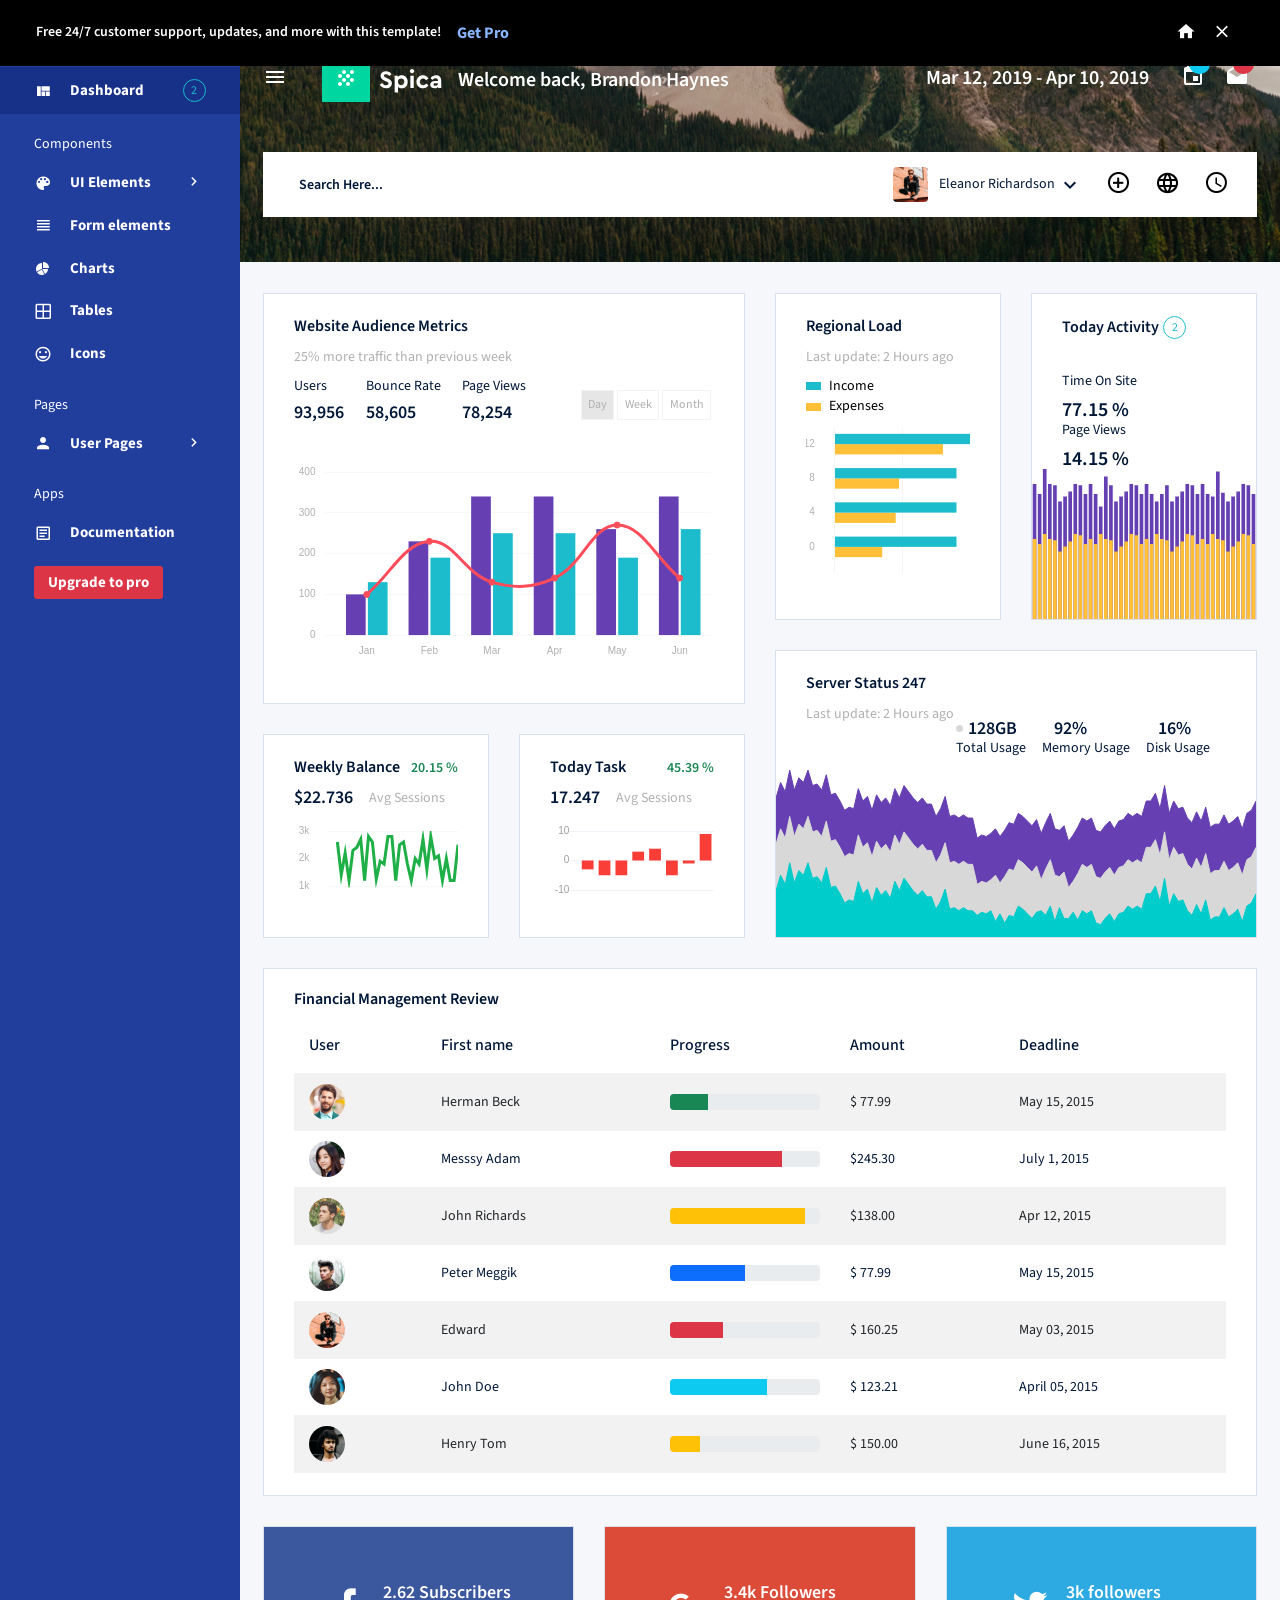
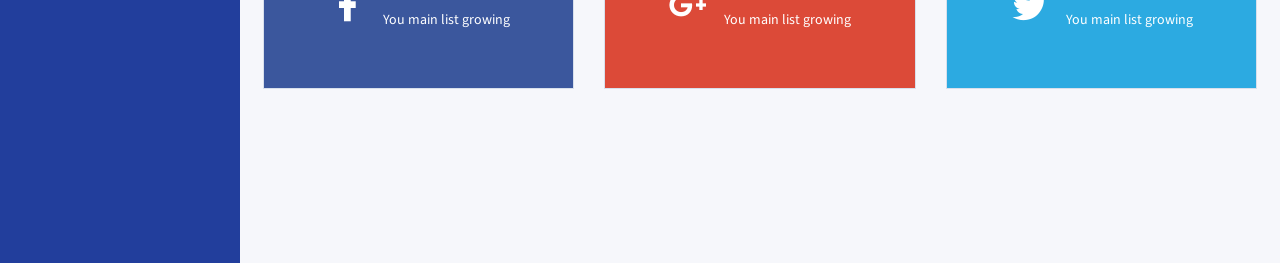
<file: assets/template/spica/template/index.html>
<!DOCTYPE html>
<html lang="id">

<head>
  <!-- Required meta tags -->
  <meta charset="utf-8">
  <meta name="viewport" content="width=device-width, initial-scale=1, shrink-to-fit=no">
  <title>Spica Admin</title>
  <!-- base:css -->
  <link rel="stylesheet" href="vendors/mdi/css/materialdesignicons.min.css">
  <link rel="stylesheet" href="vendors/css/vendor.bundle.base.css">
  <!-- endinject -->
  <!-- plugin css for this page -->
  <!-- End plugin css for this page -->
  <!-- inject:css -->
  <link rel="stylesheet" href="css/style.css">
  <!-- endinject -->
  <link rel="shortcut icon" href="images/favicon.png" />
</head>
<body>
  <div class="container-scroller d-flex">
    <div class="row p-0 m-0 proBanner" id="proBanner">
      <div class="col-md-12 p-0 m-0">
        <div class="card-body card-body-padding d-flex align-items-center justify-content-between">
          <div class="ps-lg-1">
            <div class="d-flex align-items-center justify-content-between">
              <p class="mb-0 font-weight-medium me-3 buy-now-text">Free 24/7 customer support, updates, and more with this template!</p>
              <a href="https://www.bootstrapdash.com/product/spica-admin/?utm_source=organic&utm_medium=banner&utm_campaign=buynow_demo" target="_blank" class="btn me-2 buy-now-btn border-0">Get Pro</a>
            </div>
          </div>
          <div class="d-flex align-items-center justify-content-between">
            <a href="https://www.bootstrapdash.com/product/spica-admin/"><i class="mdi mdi-home me-3 text-white"></i></a>
            <button id="bannerClose" class="btn border-0 p-0">
              <i class="mdi mdi-close text-white mr-0"></i>
            </button>
          </div>
        </div>
      </div>
    </div>
    <!-- partial:./partials/_sidebar.html -->
    <nav class="sidebar sidebar-offcanvas" id="sidebar">
      <ul class="nav">
        <li class="nav-item sidebar-category">
          <p>Navigation</p>
          <span></span>
        </li>
        <li class="nav-item">
          <a class="nav-link" href="index.html">
            <i class="mdi mdi-view-quilt menu-icon"></i>
            <span class="menu-title">Dashboard</span>
            <div class="badge badge-info badge-pill">2</div>
          </a>
        </li>
        <li class="nav-item sidebar-category">
          <p>Components</p>
          <span></span>
        </li>
        <li class="nav-item">
          <a class="nav-link" data-bs-toggle="collapse" href="#ui-basic" aria-expanded="false" aria-controls="ui-basic">
            <i class="mdi mdi-palette menu-icon"></i>
            <span class="menu-title">UI Elements</span>
            <i class="menu-arrow"></i>
          </a>
          <div class="collapse" id="ui-basic">
            <ul class="nav flex-column sub-menu">
              <li class="nav-item"> <a class="nav-link" href="pages/ui-features/buttons.html">Buttons</a></li>
              <li class="nav-item"> <a class="nav-link" href="pages/ui-features/typography.html">Typography</a></li>
            </ul>
          </div>
        </li>
        <li class="nav-item">
          <a class="nav-link" href="pages/forms/basic_elements.html">
            <i class="mdi mdi-view-headline menu-icon"></i>
            <span class="menu-title">Form elements</span>
          </a>
        </li>
        <li class="nav-item">
          <a class="nav-link" href="pages/charts/chartjs.html">
            <i class="mdi mdi-chart-pie menu-icon"></i>
            <span class="menu-title">Charts</span>
          </a>
        </li>
        <li class="nav-item">
          <a class="nav-link" href="pages/tables/basic-table.html">
            <i class="mdi mdi-grid-large menu-icon"></i>
            <span class="menu-title">Tables</span>
          </a>
        </li>
        <li class="nav-item">
          <a class="nav-link" href="pages/icons/mdi.html">
            <i class="mdi mdi-emoticon menu-icon"></i>
            <span class="menu-title">Icons</span>
          </a>
        </li>
        <li class="nav-item sidebar-category">
          <p>Pages</p>
          <span></span>
        </li>
        <li class="nav-item">
          <a class="nav-link" data-bs-toggle="collapse" href="#auth" aria-expanded="false" aria-controls="auth">
            <i class="mdi mdi-account menu-icon"></i>
            <span class="menu-title">User Pages</span>
            <i class="menu-arrow"></i>
          </a>
          <div class="collapse" id="auth">
            <ul class="nav flex-column sub-menu">
              <li class="nav-item"> <a class="nav-link" href="pages/samples/login.html"> Login </a></li>
              <li class="nav-item"> <a class="nav-link" href="pages/samples/login-2.html"> Login 2 </a></li>
              <li class="nav-item"> <a class="nav-link" href="pages/samples/register.html"> Register </a></li>
              <li class="nav-item"> <a class="nav-link" href="pages/samples/register-2.html"> Register 2 </a></li>
              <li class="nav-item"> <a class="nav-link" href="pages/samples/lock-screen.html"> Lockscreen </a></li>
            </ul>
          </div>
        </li>
        <li class="nav-item sidebar-category">
          <p>Apps</p>
          <span></span>
        </li>
        <li class="nav-item">
          <a class="nav-link" href="docs/documentation.html">
            <i class="mdi mdi-file-document-box-outline menu-icon"></i>
            <span class="menu-title">Documentation</span>
          </a>
        </li>
        <li class="nav-item">
          <a class="nav-link" href="https://www.bootstrapdash.com/product/spica-admin/">
            <button class="btn bg-danger btn-sm menu-title">Upgrade to pro</button>
          </a>
        </li>
      </ul>
    </nav>
    <!-- partial -->
    <div class="container-fluid page-body-wrapper">
      <!-- partial:./partials/_navbar.html -->
      <nav class="navbar col-lg-12 col-12 px-0 py-0 py-lg-4 d-flex flex-row">
        <div class="navbar-menu-wrapper d-flex align-items-center justify-content-end">
          <button class="navbar-toggler navbar-toggler align-self-center" type="button" data-toggle="minimize">
            <span class="mdi mdi-menu"></span>
          </button>
          <div class="navbar-brand-wrapper">
            <a class="navbar-brand brand-logo" href="index.html"><img src="images/logo.svg" alt="logo"/></a>
            <a class="navbar-brand brand-logo-mini" href="index.html"><img src="images/logo-mini.svg" alt="logo"/></a>
          </div>
          <h4 class="font-weight-bold mb-0 d-none d-md-block mt-1">Welcome back, Brandon Haynes</h4>
          <ul class="navbar-nav navbar-nav-right">
            <li class="nav-item">
              <h4 class="mb-0 font-weight-bold d-none d-xl-block">Mar 12, 2019 - Apr 10, 2019</h4>
            </li>
            <li class="nav-item dropdown me-1">
              <a class="nav-link count-indicator dropdown-toggle d-flex justify-content-center align-items-center" id="messageDropdown" href="#" data-bs-toggle="dropdown">
                <i class="mdi mdi-calendar mx-0"></i>
                <span class="count bg-info">2</span>
              </a>
              <div class="dropdown-menu dropdown-menu-right navbar-dropdown preview-list" aria-labelledby="messageDropdown">
                <p class="mb-0 font-weight-normal float-left dropdown-header">Messages</p>
                <a class="dropdown-item preview-item">
                  <div class="preview-thumbnail">
                      <img src="images/faces/face4.jpg" alt="image" class="profile-pic">
                  </div>
                  <div class="preview-item-content flex-grow">
                    <h6 class="preview-subject ellipsis font-weight-normal">David Grey
                    </h6>
                    <p class="font-weight-light small-text text-muted mb-0">
                      The meeting is cancelled
                    </p>
                  </div>
                </a>
                <a class="dropdown-item preview-item">
                  <div class="preview-thumbnail">
                      <img src="images/faces/face2.jpg" alt="image" class="profile-pic">
                  </div>
                  <div class="preview-item-content flex-grow">
                    <h6 class="preview-subject ellipsis font-weight-normal">Tim Cook
                    </h6>
                    <p class="font-weight-light small-text text-muted mb-0">
                      New product launch
                    </p>
                  </div>
                </a>
                <a class="dropdown-item preview-item">
                  <div class="preview-thumbnail">
                      <img src="images/faces/face3.jpg" alt="image" class="profile-pic">
                  </div>
                  <div class="preview-item-content flex-grow">
                    <h6 class="preview-subject ellipsis font-weight-normal"> Johnson
                    </h6>
                    <p class="font-weight-light small-text text-muted mb-0">
                      Upcoming board meeting
                    </p>
                  </div>
                </a>
              </div>
            </li>
            <li class="nav-item dropdown me-2">
              <a class="nav-link count-indicator dropdown-toggle d-flex align-items-center justify-content-center" id="notificationDropdown" href="#" data-bs-toggle="dropdown">
                <i class="mdi mdi-email-open mx-0"></i>
                <span class="count bg-danger">1</span>
              </a>
              <div class="dropdown-menu dropdown-menu-right navbar-dropdown preview-list" aria-labelledby="notificationDropdown">
                <p class="mb-0 font-weight-normal float-left dropdown-header">Notifications</p>
                <a class="dropdown-item preview-item">
                  <div class="preview-thumbnail">
                    <div class="preview-icon bg-success">
                      <i class="mdi mdi-information mx-0"></i>
                    </div>
                  </div>
                  <div class="preview-item-content">
                    <h6 class="preview-subject font-weight-normal">Application Error</h6>
                    <p class="font-weight-light small-text mb-0 text-muted">
                      Just now
                    </p>
                  </div>
                </a>
                <a class="dropdown-item preview-item">
                  <div class="preview-thumbnail">
                    <div class="preview-icon bg-warning">
                      <i class="mdi mdi-settings mx-0"></i>
                    </div>
                  </div>
                  <div class="preview-item-content">
                    <h6 class="preview-subject font-weight-normal">Settings</h6>
                    <p class="font-weight-light small-text mb-0 text-muted">
                      Private message
                    </p>
                  </div>
                </a>
                <a class="dropdown-item preview-item">
                  <div class="preview-thumbnail">
                    <div class="preview-icon bg-info">
                      <i class="mdi mdi-account-box mx-0"></i>
                    </div>
                  </div>
                  <div class="preview-item-content">
                    <h6 class="preview-subject font-weight-normal">New user registration</h6>
                    <p class="font-weight-light small-text mb-0 text-muted">
                      2 days ago
                    </p>
                  </div>
                </a>
              </div>
            </li>
          </ul>
          <button class="navbar-toggler navbar-toggler-right d-lg-none align-self-center" type="button" data-toggle="offcanvas">
            <span class="mdi mdi-menu"></span>
          </button>
        </div>
        <div class="navbar-menu-wrapper navbar-search-wrapper d-none d-lg-flex align-items-center">
          <ul class="navbar-nav mr-lg-2">
            <li class="nav-item nav-search d-none d-lg-block">
              <div class="input-group">
                <input type="text" class="form-control" placeholder="Search Here..." aria-label="search" aria-describedby="search">
              </div>
            </li>
          </ul>
          <ul class="navbar-nav navbar-nav-right">
            <li class="nav-item nav-profile dropdown">
              <a class="nav-link dropdown-toggle" href="#" data-bs-toggle="dropdown" id="profileDropdown">
                <img src="images/faces/face5.jpg" alt="profile"/>
                <span class="nav-profile-name">Eleanor Richardson</span>
              </a>
              <div class="dropdown-menu dropdown-menu-right navbar-dropdown" aria-labelledby="profileDropdown">
                <a class="dropdown-item">
                  <i class="mdi mdi-settings text-primary"></i>
                  Settings
                </a>
                <a class="dropdown-item">
                  <i class="mdi mdi-logout text-primary"></i>
                  Logout
                </a>
              </div>
            </li>
            <li class="nav-item">
              <a href="#" class="nav-link icon-link">
                <i class="mdi mdi-plus-circle-outline"></i>
              </a>
            </li>
            <li class="nav-item">
              <a href="#" class="nav-link icon-link">
                <i class="mdi mdi-web"></i>
              </a>
            </li>
            <li class="nav-item">
              <a href="#" class="nav-link icon-link">
                <i class="mdi mdi-clock-outline"></i>
              </a>
            </li>
          </ul>
        </div>
      </nav>
      <!-- partial -->
      <div class="main-panel">
        <div class="content-wrapper">
          <div class="row">
            <div class="col-12 col-xl-6 grid-margin stretch-card">
              <div class="row w-100 flex-grow">
                <div class="col-md-12 grid-margin stretch-card">
                  <div class="card">
                    <div class="card-body">
                      <p class="card-title">Website Audience Metrics</p>
                      <p class="text-muted">25% more traffic than previous week</p>
                      <div class="row mb-3">
                        <div class="col-md-7">
                          <div class="d-flex justify-content-between traffic-status">
                            <div class="item">
                              <p class="mb-">Users</p>
                              <h5 class="font-weight-bold mb-0">93,956</h5>
                              <div class="color-border"></div>
                            </div>
                            <div class="item">
                              <p class="mb-">Bounce Rate</p>
                              <h5 class="font-weight-bold mb-0">58,605</h5>
                              <div class="color-border"></div>
                            </div>
                            <div class="item">
                              <p class="mb-">Page Views</p>
                              <h5 class="font-weight-bold mb-0">78,254</h5>
                              <div class="color-border"></div>
                            </div>
                          </div>
                        </div>
                        <div class="col-md-5">
                          <ul class="nav nav-pills nav-pills-custom justify-content-md-end" id="pills-tab-custom"
                            role="tablist">
                            <li class="nav-item">
                              <a class="nav-link active" id="pills-home-tab-custom" data-toggle="pill"
                                href="#pills-health" role="tab" aria-controls="pills-home" aria-selected="true">
                                Day
                              </a>
                            </li>
                            <li class="nav-item">
                              <a class="nav-link" id="pills-profile-tab-custom" data-toggle="pill" href="#pills-career"
                                role="tab" aria-controls="pills-profile" aria-selected="false">
                                Week
                              </a>
                            </li>
                            <li class="nav-item">
                              <a class="nav-link" id="pills-contact-tab-custom" data-toggle="pill" href="#pills-music"
                                role="tab" aria-controls="pills-contact" aria-selected="false">
                                Month
                              </a>
                            </li>
                          </ul>
                        </div>
                      </div>
                      <canvas id="audience-chart"></canvas>
                    </div>
                  </div>
                </div>
                <div class="col-md-6 stretch-card">
                  <div class="card">
                    <div class="card-body">
                      <div class="d-flex align-items-center justify-content-between flex-wrap">
                        <p class="card-title">Weekly Balance</p>
                        <p class="text-success font-weight-medium">20.15 %</p>
                      </div>
                      <div class="d-flex align-items-center flex-wrap mb-3">
                        <h5 class="font-weight-normal mb-0 mb-md-1 mb-lg-0 me-3">$22.736</h5>
                        <p class="text-muted mb-0">Avg Sessions</p>
                      </div>
                      <canvas id="balance-chart" height="130"></canvas>
                    </div>
                  </div>
                </div>
                <div class="col-md-6 stretch-card">
                  <div class="card">
                    <div class="card-body">
                      <div class="d-flex align-items-center justify-content-between flex-wrap">
                        <p class="card-title">Today Task</p>
                        <p class="text-success font-weight-medium">45.39 %</p>
                      </div>
                      <div class="d-flex align-items-center flex-wrap mb-3">
                        <h5 class="font-weight-normal mb-0 mb-md-1 mb-lg-0 me-3">17.247</h5>
                        <p class="text-muted mb-0">Avg Sessions</p>
                      </div>
                      <canvas id="task-chart" height="130"></canvas>
                    </div>
                  </div>
                </div>
              </div>
            </div>
            <div class="col-12 col-xl-6 grid-margin stretch-card">
              <div class="row w-100 flex-grow">
                <div class="col-md-6 grid-margin stretch-card">
                  <div class="card">
                    <div class="card-body">
                      <p class="card-title">Regional Load</p>
                      <p class="text-muted">Last update: 2 Hours ago</p>
                      <div class="regional-chart-legend d-flex align-items-center flex-wrap mb-1"
                        id="regional-chart-legend"></div>
                      <canvas height="280" id="regional-chart"></canvas>
                    </div>
                  </div>
                </div>
                <div class="col-md-6 grid-margin stretch-card">
                  <div class="card">
                    <div class="card-body pb-0">
                      <div class="d-flex align-items-center mb-4">
                        <p class="card-title mb-0 me-1">Today activity</p>
                        <div class="badge badge-info badge-pill">2</div>
                      </div>
                      <div class="d-flex flex-wrap pt-2">
                        <div class="me-4 mb-lg-2 mb-xl-0">
                          <p>Time On Site</p>
                          <h4 class="font-weight-bold mb-0">77.15 %</h4>
                        </div>
                        <div>
                          <p>Page Views</p>
                          <h4 class="font-weight-bold mb-0">14.15 %</h4>
                        </div>
                      </div>
                    </div>
                    <canvas height="150" id="activity-chart"></canvas>
                  </div>
                </div>
                <div class="col-md-12 stretch-card">
                  <div class="card">
                    <div class="card-body pb-0">
                      <p class="card-title">Server Status 247</p>
                      <div class="d-flex justify-content-between flex-wrap">
                        <p class="text-muted">Last update: 2 Hours ago</p>
                        <div class="d-flex align-items-center flex-wrap server-status-legend mt-3 mb-3 mb-md-0">
                          <div class="item me-3">
                            <div class="d-flex align-items-center">
                              <div class="color-bullet"></div>
                              <h5 class="font-weight-bold mb-0">128GB</h5>
                            </div>
                            <p class="mb-">Total Usage</p>
                          </div>
                          <div class="item me-3">
                            <div class="d-flex align-items-center">
                              <div class="color-bullet"></div>
                              <h5 class="font-weight-bold mb-0">92%</h5>
                            </div>
                            <p class="mb-">Memory Usage</p>
                          </div>
                          <div class="item me-3">
                            <div class="d-flex align-items-center">
                              <div class="color-bullet"></div>
                              <h5 class="font-weight-bold mb-0">16%</h5>
                            </div>
                            <p class="mb-">Disk Usage</p>
                          </div>
                        </div>
                      </div>
                    </div>
                    <canvas height="170" id="status-chart"></canvas>
                  </div>
                </div>
              </div>
            </div>
          </div>
          <div class="row">
            <div class="col-lg-12 grid-margin stretch-card">
              <div class="card">
                <div class="card-body">
                  <h4 class="card-title">Financial management review</h4>
                  <div class="table-responsive">
                    <table class="table table-striped">
                      <thead>
                        <tr>
                          <th>
                            User
                          </th>
                          <th>
                            First name
                          </th>
                          <th>
                            Progress
                          </th>
                          <th>
                            Amount
                          </th>
                          <th>
                            Deadline
                          </th>
                        </tr>
                      </thead>
                      <tbody>
                        <tr>
                          <td class="py-1">
                            <img src="images/faces/face1.jpg" alt="image"/>
                          </td>
                          <td>
                            Herman Beck
                          </td>
                          <td>
                            <div class="progress">
                              <div class="progress-bar bg-success" role="progressbar" style="width: 25%" aria-valuenow="25" aria-valuemin="0" aria-valuemax="100"></div>
                            </div>
                          </td>
                          <td>
                            $ 77.99
                          </td>
                          <td>
                            May 15, 2015
                          </td>
                        </tr>
                        <tr>
                          <td class="py-1">
                            <img src="images/faces/face2.jpg" alt="image"/>
                          </td>
                          <td>
                            Messsy Adam
                          </td>
                          <td>
                            <div class="progress">
                              <div class="progress-bar bg-danger" role="progressbar" style="width: 75%" aria-valuenow="75" aria-valuemin="0" aria-valuemax="100"></div>
                            </div>
                          </td>
                          <td>
                            $245.30
                          </td>
                          <td>
                            July 1, 2015
                          </td>
                        </tr>
                        <tr>
                          <td class="py-1">
                            <img src="images/faces/face3.jpg" alt="image"/>
                          </td>
                          <td>
                            John Richards
                          </td>
                          <td>
                            <div class="progress">
                              <div class="progress-bar bg-warning" role="progressbar" style="width: 90%" aria-valuenow="90" aria-valuemin="0" aria-valuemax="100"></div>
                            </div>
                          </td>
                          <td>
                            $138.00
                          </td>
                          <td>
                            Apr 12, 2015
                          </td>
                        </tr>
                        <tr>
                          <td class="py-1">
                            <img src="images/faces/face4.jpg" alt="image"/>
                          </td>
                          <td>
                            Peter Meggik
                          </td>
                          <td>
                            <div class="progress">
                              <div class="progress-bar bg-primary" role="progressbar" style="width: 50%" aria-valuenow="50" aria-valuemin="0" aria-valuemax="100"></div>
                            </div>
                          </td>
                          <td>
                            $ 77.99
                          </td>
                          <td>
                            May 15, 2015
                          </td>
                        </tr>
                        <tr>
                          <td class="py-1">
                            <img src="images/faces/face5.jpg" alt="image"/>
                          </td>
                          <td>
                            Edward
                          </td>
                          <td>
                            <div class="progress">
                              <div class="progress-bar bg-danger" role="progressbar" style="width: 35%" aria-valuenow="35" aria-valuemin="0" aria-valuemax="100"></div>
                            </div>
                          </td>
                          <td>
                            $ 160.25
                          </td>
                          <td>
                            May 03, 2015
                          </td>
                        </tr>
                        <tr>
                          <td class="py-1">
                            <img src="images/faces/face6.jpg" alt="image"/>
                          </td>
                          <td>
                            John Doe
                          </td>
                          <td>
                            <div class="progress">
                              <div class="progress-bar bg-info" role="progressbar" style="width: 65%" aria-valuenow="65" aria-valuemin="0" aria-valuemax="100"></div>
                            </div>
                          </td>
                          <td>
                            $ 123.21
                          </td>
                          <td>
                            April 05, 2015
                          </td>
                        </tr>
                        <tr>
                          <td class="py-1">
                            <img src="images/faces/face7.jpg" alt="image"/>
                          </td>
                          <td>
                            Henry Tom
                          </td>
                          <td>
                            <div class="progress">
                              <div class="progress-bar bg-warning" role="progressbar" style="width: 20%" aria-valuenow="20" aria-valuemin="0" aria-valuemax="100"></div>
                            </div>
                          </td>
                          <td>
                            $ 150.00
                          </td>
                          <td>
                            June 16, 2015
                          </td>
                        </tr>
                      </tbody>
                    </table>
                  </div>
                </div>
              </div>
            </div>
          </div>
          <!-- row end -->
          <div class="row">
            <div class="col-md-4 grid-margin stretch-card">
              <div class="card bg-facebook d-flex align-items-center">
                <div class="card-body py-5">
                  <div
                    class="d-flex flex-row align-items-center flex-wrap justify-content-md-center justify-content-xl-start py-1">
                    <i class="mdi mdi-facebook text-white icon-lg"></i>
                    <div class="ms-3 ml-md-0 ml-xl-3">
                      <h5 class="text-white font-weight-bold">2.62 Subscribers</h5>
                      <p class="mt-2 text-white card-text">You main list growing</p>
                    </div>
                  </div>
                </div>
              </div>
            </div>
            <div class="col-md-4 grid-margin stretch-card">
              <div class="card bg-google d-flex align-items-center">
                <div class="card-body py-5">
                  <div
                    class="d-flex flex-row align-items-center flex-wrap justify-content-md-center justify-content-xl-start py-1">
                    <i class="mdi mdi-google-plus text-white icon-lg"></i>
                    <div class="ms-3 ml-md-0 ml-xl-3">
                      <h5 class="text-white font-weight-bold">3.4k Followers</h5>
                      <p class="mt-2 text-white card-text">You main list growing</p>
                    </div>
                  </div>
                </div>
              </div>
            </div>
            <div class="col-md-4 grid-margin stretch-card">
              <div class="card bg-twitter d-flex align-items-center">
                <div class="card-body py-5">
                  <div
                    class="d-flex flex-row align-items-center flex-wrap justify-content-md-center justify-content-xl-start py-1">
                    <i class="mdi mdi-twitter text-white icon-lg"></i>
                    <div class="ms-3 ml-md-0 ml-xl-3">
                      <h5 class="text-white font-weight-bold">3k followers</h5>
                      <p class="mt-2 text-white card-text">You main list growing</p>
                    </div>
                  </div>
                </div>
              </div>
            </div>
          </div>
          <!-- row end -->
        </div>
        <!-- content-wrapper ends -->
        <!-- partial:./partials/_footer.html -->
        <footer class="footer">
          <div class="card">
            <div class="card-body">
              <div class="d-sm-flex justify-content-center justify-content-sm-between py-2">
                <span class="text-muted text-center text-sm-left d-block d-sm-inline-block">Copyright © <a href="https://www.bootstrapdash.com/" target="_blank">bootstrapdash.com </a>2021</span>
                <span class="float-none float-sm-right d-block mt-1 mt-sm-0 text-center">Only the best <a href="https://www.bootstrapdash.com/" target="_blank"> Bootstrap dashboard </a> templates</span>
              </div>
            </div>
          </div>
        </footer>
        <!-- partial -->
      </div>
      <!-- main-panel ends -->
    </div>
    <!-- page-body-wrapper ends -->
  </div>
  <!-- container-scroller -->

  <!-- base:js -->
  <script src="vendors/js/vendor.bundle.base.js"></script>
  <!-- endinject -->
  <!-- Plugin js for this page-->
  <script src="vendors/chart.js/Chart.min.js"></script>
  <script src="js/jquery.cookie.js" type="text/javascript"></script>
  <!-- End plugin js for this page-->
  <!-- inject:js -->
  <script src="js/off-canvas.js"></script>
  <script src="js/hoverable-collapse.js"></script>
  <script src="js/template.js"></script>
  <!-- endinject -->
  <!-- plugin js for this page -->
    <script src="js/jquery.cookie.js" type="text/javascript"></script>
  <!-- End plugin js for this page -->
  <!-- Custom js for this page-->
  <script src="js/dashboard.js"></script>
  <!-- End custom js for this page-->
</body>

</html>
</file>
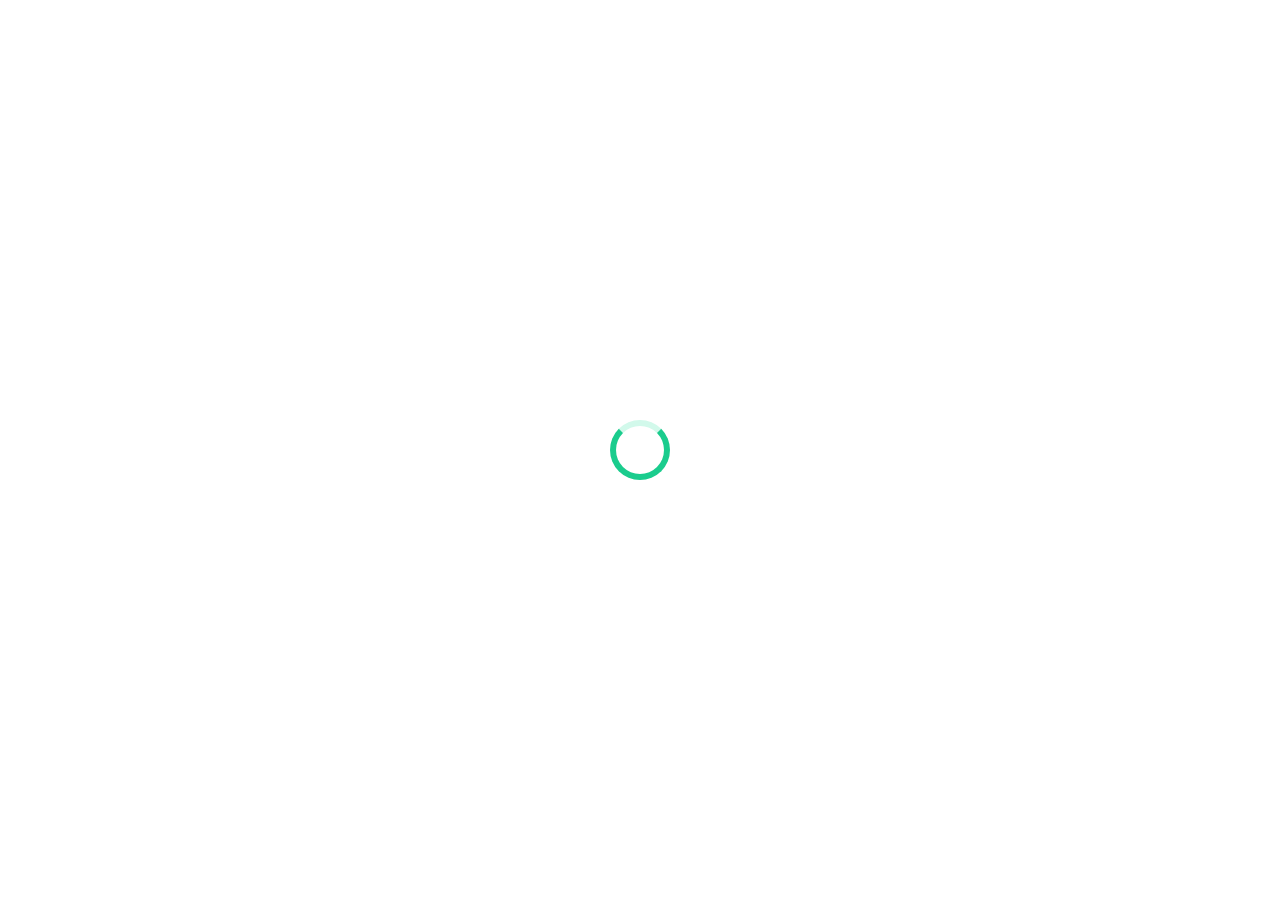
<file: assets/template/bootslander/inner-page.html>
<!DOCTYPE html>
<html lang="id">

<head>
  <meta charset="utf-8">
  <meta content="width=device-width, initial-scale=1.0" name="viewport">

  <title>Inner Page - Bootslander Bootstrap Template</title>
  <meta content="" name="description">
  <meta content="" name="keywords">

  <!-- Favicons -->
  <link href="assets/img/favicon.png" rel="icon">
  <link href="assets/img/apple-touch-icon.png" rel="apple-touch-icon">

  <!-- Google Fonts -->
  <link href="https://fonts.googleapis.com/css?family=Open+Sans:300,300i,400,400i,600,600i,700,700i|Montserrat:300,300i,400,400i,500,500i,600,600i,700,700i|Poppins:300,300i,400,400i,500,500i,600,600i,700,700i" rel="stylesheet">

  <!-- Vendor CSS Files -->
  <link href="assets/vendor/aos/aos.css" rel="stylesheet">
  <link href="assets/vendor/bootstrap/css/bootstrap.min.css" rel="stylesheet">
  <link href="assets/vendor/bootstrap-icons/bootstrap-icons.css" rel="stylesheet">
  <link href="assets/vendor/boxicons/css/boxicons.min.css" rel="stylesheet">
  <link href="assets/vendor/glightbox/css/glightbox.min.css" rel="stylesheet">
  <link href="assets/vendor/remixicon/remixicon.css" rel="stylesheet">
  <link href="assets/vendor/swiper/swiper-bundle.min.css" rel="stylesheet">

  <!-- Template Main CSS File -->
  <link href="assets/css/style.css" rel="stylesheet">

  <!-- =======================================================
  * Template Name: Bootslander
  * Template URL: https://bootstrapmade.com/bootslander-free-bootstrap-landing-page-template/
  * Updated: Mar 17 2024 with Bootstrap v5.3.3
  * Author: BootstrapMade.com
  * License: https://bootstrapmade.com/license/
  ======================================================== -->
</head>

<body>

  <!-- ======= Header ======= -->
  <header id="header" class="fixed-top d-flex align-items-center ">
    <div class="container d-flex align-items-center justify-content-between">

      <div class="logo">
        <h1><a href="index.html"><span>Bootslander</span></a></h1>
        <!-- Uncomment below if you prefer to use an image logo -->
        <!-- <a href="index.html"><img src="assets/img/logo.png" alt="" class="img-fluid"></a>-->
      </div>

      <nav id="navbar" class="navbar">
        <ul>
          <li><a class="nav-link scrollto " href="#hero">Home</a></li>
          <li><a class="nav-link scrollto" href="#about">About</a></li>
          <li><a class="nav-link scrollto" href="#features">Features</a></li>
          <li><a class="nav-link scrollto" href="#gallery">Gallery</a></li>
          <li><a class="nav-link scrollto" href="#team">Team</a></li>
          <li><a class="nav-link scrollto" href="#pricing">Pricing</a></li>
          <li class="dropdown"><a href="#"><span>Drop Down</span> <i class="bi bi-chevron-down"></i></a>
            <ul>
              <li><a href="#">Drop Down 1</a></li>
              <li class="dropdown"><a href="#"><span>Deep Drop Down</span> <i class="bi bi-chevron-right"></i></a>
                <ul>
                  <li><a href="#">Deep Drop Down 1</a></li>
                  <li><a href="#">Deep Drop Down 2</a></li>
                  <li><a href="#">Deep Drop Down 3</a></li>
                  <li><a href="#">Deep Drop Down 4</a></li>
                  <li><a href="#">Deep Drop Down 5</a></li>
                </ul>
              </li>
              <li><a href="#">Drop Down 2</a></li>
              <li><a href="#">Drop Down 3</a></li>
              <li><a href="#">Drop Down 4</a></li>
            </ul>
          </li>
          <li><a class="nav-link scrollto" href="#contact">Contact</a></li>
        </ul>
        <i class="bi bi-list mobile-nav-toggle"></i>
      </nav><!-- .navbar -->

    </div>
  </header><!-- End Header -->

  <main id="main">

    <!-- ======= Breadcrumbs Section ======= -->
    <section class="breadcrumbs">
      <div class="container">

        <div class="d-flex justify-content-between align-items-center">
          <h2>Inner Page</h2>
          <ol>
            <li><a href="index.html">Home</a></li>
            <li>Inner Page</li>
          </ol>
        </div>

      </div>
    </section><!-- End Breadcrumbs Section -->

    <section class="inner-page">
      <div class="container">
        <p>
          Example inner page template
        </p>
      </div>
    </section>

  </main><!-- End #main -->

  <!-- ======= Footer ======= -->
  <footer id="footer">
    <div class="footer-top">
      <div class="container">
        <div class="row">

          <div class="col-lg-4 col-md-6">
            <div class="footer-info">
              <h3>Bootslander</h3>
              <p class="pb-3"><em>Qui repudiandae et eum dolores alias sed ea. Qui suscipit veniam excepturi quod.</em></p>
              <p>
                A108 Adam Street <br>
                NY 535022, USA<br><br>
                <strong>Phone:</strong> +1 5589 55488 55<br>
                <strong>Email:</strong> info@example.com<br>
              </p>
              <div class="social-links mt-3">
                <a href="#" class="twitter"><i class="bx bxl-twitter"></i></a>
                <a href="#" class="facebook"><i class="bx bxl-facebook"></i></a>
                <a href="#" class="instagram"><i class="bx bxl-instagram"></i></a>
                <a href="#" class="google-plus"><i class="bx bxl-skype"></i></a>
                <a href="#" class="linkedin"><i class="bx bxl-linkedin"></i></a>
              </div>
            </div>
          </div>

          <div class="col-lg-2 col-md-6 footer-links">
            <h4>Useful Links</h4>
            <ul>
              <li><i class="bx bx-chevron-right"></i> <a href="#">Home</a></li>
              <li><i class="bx bx-chevron-right"></i> <a href="#">About us</a></li>
              <li><i class="bx bx-chevron-right"></i> <a href="#">Services</a></li>
              <li><i class="bx bx-chevron-right"></i> <a href="#">Terms of service</a></li>
              <li><i class="bx bx-chevron-right"></i> <a href="#">Privacy policy</a></li>
            </ul>
          </div>

          <div class="col-lg-2 col-md-6 footer-links">
            <h4>Our Services</h4>
            <ul>
              <li><i class="bx bx-chevron-right"></i> <a href="#">Web Design</a></li>
              <li><i class="bx bx-chevron-right"></i> <a href="#">Web Development</a></li>
              <li><i class="bx bx-chevron-right"></i> <a href="#">Product Management</a></li>
              <li><i class="bx bx-chevron-right"></i> <a href="#">Marketing</a></li>
              <li><i class="bx bx-chevron-right"></i> <a href="#">Graphic Design</a></li>
            </ul>
          </div>

          <div class="col-lg-4 col-md-6 footer-newsletter">
            <h4>Our Newsletter</h4>
            <p>Tamen quem nulla quae legam multos aute sint culpa legam noster magna</p>
            <form action="" method="post">
              <input type="email" name="email"><input type="submit" value="Subscribe">
            </form>

          </div>

        </div>
      </div>
    </div>

    <div class="container">
      <div class="copyright">
        &copy; Copyright <strong><span>Bootslander</span></strong>. All Rights Reserved
      </div>
      <div class="credits">
        <!-- All the links in the footer should remain intact. -->
        <!-- You can delete the links only if you purchased the pro version. -->
        <!-- Licensing information: https://bootstrapmade.com/license/ -->
        <!-- Purchase the pro version with working PHP/AJAX contact form: https://bootstrapmade.com/bootslander-free-bootstrap-landing-page-template/ -->
        Designed by <a href="https://bootstrapmade.com/">BootstrapMade</a>
      </div>
    </div>
  </footer><!-- End Footer -->

  <a href="#" class="back-to-top d-flex align-items-center justify-content-center"><i class="bi bi-arrow-up-short"></i></a>
  <div id="preloader"></div>

  <!-- Vendor JS Files -->
  <script src="assets/vendor/purecounter/purecounter_vanilla.js"></script>
  <script src="assets/vendor/aos/aos.js"></script>
  <script src="assets/vendor/bootstrap/js/bootstrap.bundle.min.js"></script>
  <script src="assets/vendor/glightbox/js/glightbox.min.js"></script>
  <script src="assets/vendor/swiper/swiper-bundle.min.js"></script>
  <script src="assets/vendor/php-email-form/validate.js"></script>

  <!-- Template Main JS File -->
  <script src="assets/js/main.js"></script>

</body>

</html>
</file>
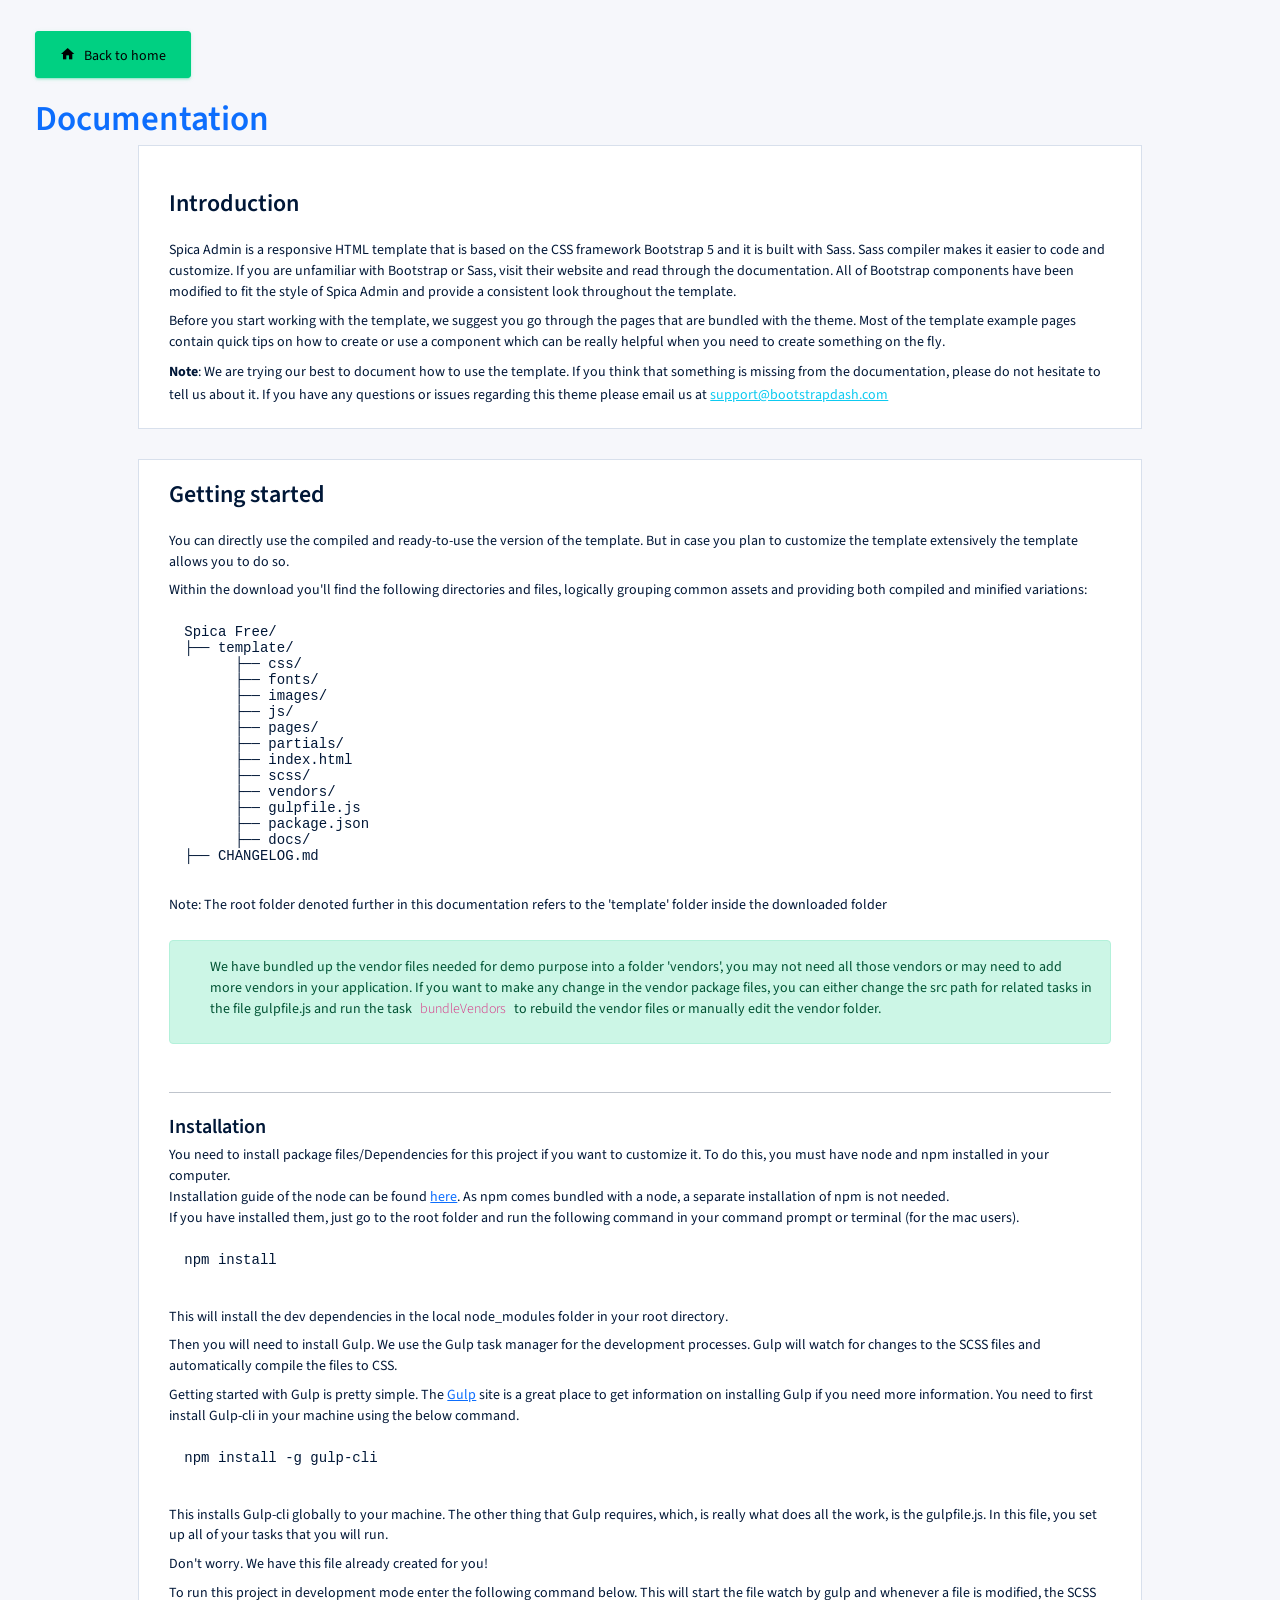
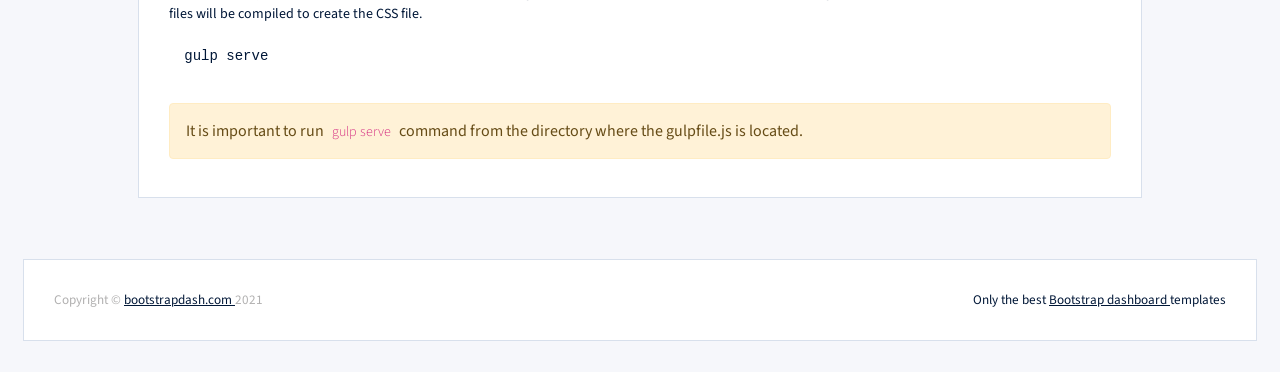
<file: assets/template/spica/template/docs/documentation.html>
<!DOCTYPE html>
<html lang="id">

<head>
  <!-- Required meta tags -->
  <meta charset="utf-8">
  <meta name="viewport" content="width=device-width, initial-scale=1, shrink-to-fit=no">
  <title>Spica Admin Dashboard</title>
  <!-- base:css -->
  <link rel="stylesheet" href="../vendors/mdi/css/materialdesignicons.min.css">
  <link rel="stylesheet" href="../vendors/css/vendor.bundle.base.css">
  <!-- endinject -->
  <!-- plugin css for this page -->
  <!-- End plugin css for this page -->
  <!-- inject:css -->
  <link rel="stylesheet" href="../css/style.css">
  <!-- endinject -->
  <link rel="shortcut icon" href="../images/favicon.png" />
</head>
<body>
  <div class="container-scroller">
    <div class="container-fluid page-body-wrapper full-page-wrapper">
      <div class="main-panel w-100  documentation">
        <div class="content-wrapper">
          <div class="container-fluid">
            <div class="row">
              <div class="col-12 doc-header">
                <a class="btn btn-success" href="../index.html"><i class="mdi mdi-home me-2"></i>Back to home</a>
                <h1 class="text-primary mt-4">Documentation</h1>
              </div>
            </div>
            <div class="row doc-content">
              <div class="col-12 col-md-10 offset-md-1">
                <div class="col-12 grid-margin" id="doc-intro">
                    <div class="card">
                        <div class="card-body">
                            <h3 class="mb-4 mt-4">Introduction</h3>
                            <p>Spica Admin is a responsive HTML template that is based on the CSS framework Bootstrap 5 and it is built with Sass. Sass compiler makes it easier to code and customize. If you are unfamiliar with Bootstrap or Sass, visit their
                                website and read through the documentation. All of Bootstrap components have been modified to fit the style of Spica Admin and provide a consistent look throughout the template.</p>
                            <p>Before you start working with the template, we suggest you go through the pages that are bundled with the theme. Most of the template example pages contain quick tips on how to create or use a component which can
                                be really helpful when you need to create something on the fly.</p>
                            <p class="d-inline"><strong>Note</strong>: We are trying our best to document how to use the template. If you think that something is missing from the documentation, please do not hesitate to tell us about it. If you have any questions or issues regarding this theme please email us at <a class="d-inline text-info" href="mailto:support@bootstrapdash.com">support@bootstrapdash.com</a></p>
                        </div>
                    </div>
                </div>
                <div class="col-12 grid-margin" id="doc-started">
                    <div class="card">
                        <div class="card-body">
                            <h3 class="mb-4">Getting started</h3>
                            <p>You can directly use the compiled and ready-to-use the version of the template. But in case you plan to customize the template extensively the template allows you to do so.</p>
                            <p>Within the download you'll find the following directories and files, logically grouping common assets and providing both compiled and minified variations:</p>
                            <pre>
Spica Free/
├── template/
      ├── css/
      ├── fonts/
      ├── images/
      ├── js/
      ├── pages/
      ├── partials/
      ├── index.html
      ├── scss/
      ├── vendors/
      ├── gulpfile.js
      ├── package.json                           
      ├── docs/
├── CHANGELOG.md</pre>
                            <p class="mt-1">Note: The root folder denoted further in this documentation refers to the 'template' folder inside the downloaded folder</p>
                            <div class="alert alert-success mt-4 d-flex align-items-center" role="alert">
                              <i class="ti-info-alt me-4"></i>
                              <p>We have bundled up the vendor files needed for demo purpose into a folder 'vendors', you may not need all those vendors or may need to add more vendors in your application. If you want to make any change in the vendor package files, you can either change the src path for related tasks in the file gulpfile.js and run the task <code> bundleVendors </code>  to rebuild the vendor files or manually edit the vendor folder.</p>
                            </div>
                            <hr class="mt-5">
                            <h4 class="mt-4">Installation</h4>
                            <p class="mb-0">
                              You need to install package files/Dependencies for this project if you want to customize it. To do this, you must have <span class="font-weight-bold">node and npm</span> installed in your computer.
                            </p>
                            <p class="mb-0">Installation guide of the node can be found <a href="https://nodejs.org/en/">here</a>. As npm comes bundled with a node, a separate installation of npm is not needed.</p>
                            <p>
                                If you have installed them, just go to the root folder and run the following command in your command prompt or terminal (for the mac users).
                            </p>
                            <pre class="shell-mode">
npm install</pre>
                            <p class="mt-4">
                              This will install the dev dependencies in the local <span class="font-weight-bold">node_modules</span> folder in your root directory.
                            </p>
                            <p class="mt-2">
                              Then you will need to install <span class="font-weight-bold">Gulp</span>. We use the Gulp task manager for the development processes. Gulp will watch for changes to the SCSS files and automatically compile the files to CSS.
                            </p>
                            <p>Getting started with Gulp is pretty simple. The <a href="https://gulpjs.com/" target="_blank">Gulp</a> site is a great place to get information on installing Gulp if you need more information. You need to first install Gulp-cli in your machine using the below command.</p>
                            <pre class="shell-mode">
npm install -g gulp-cli</pre>
                            <p class="mt-4">This installs Gulp-cli globally to your machine. The other thing that Gulp requires, which, is really what does all the work, is the gulpfile.js. In this file, you set up all of your tasks that you will run.</p>
                            <p>Don't worry. We have this file already created for you!</p>
                            <p>To run this project in development mode enter the following command below. This will start the file watch by gulp and whenever a file is modified, the SCSS files will be compiled to create the CSS file.</p>
<pre class="shell-mode">
gulp serve</pre>           
                            <div class="alert alert-warning mt-4" role="alert">
                              <i class="ti-info-alt-outline"></i>It is important to run <code>gulp serve</code> command from the directory where the gulpfile.js is located.
                            </div>
                        </div>
                    </div>
                </div>
              </div>
            </div>
          </div>
        </div>
        <!-- partial:../partials/_footer.html -->

        <footer class="footer">
          <div class="card">
            <div class="card-body">
              <div class="d-sm-flex justify-content-center justify-content-sm-between py-2">
                <span class="text-muted text-center text-sm-left d-block d-sm-inline-block">Copyright © <a href="https://www.bootstrapdash.com/" target="_blank">bootstrapdash.com </a>2021</span>
                <span class="float-none float-sm-right d-block mt-1 mt-sm-0 text-center">Only the best <a href="https://www.bootstrapdash.com/" target="_blank"> Bootstrap dashboard </a> templates</span>
              </div>
            </div>
          </div>
        </footer>

        <!-- partial -->
      </div>
    </div>
  </div>
  </div>
  <!-- base:js -->
  <script src="../vendors/js/vendor.bundle.base.js"></script>
  <!-- endinject -->
  <!-- inject:js -->
  <script src="../js/off-canvas.js"></script>
  <script src="../js/hoverable-collapse.js"></script>
  <script src="../js/template.js"></script>
  <!-- endinject -->
  <!-- Custom js for this page-->
  <script src="../docs/documentation.js"></script>
  <!-- End custom js for this page-->
</body>

</html>
</file>
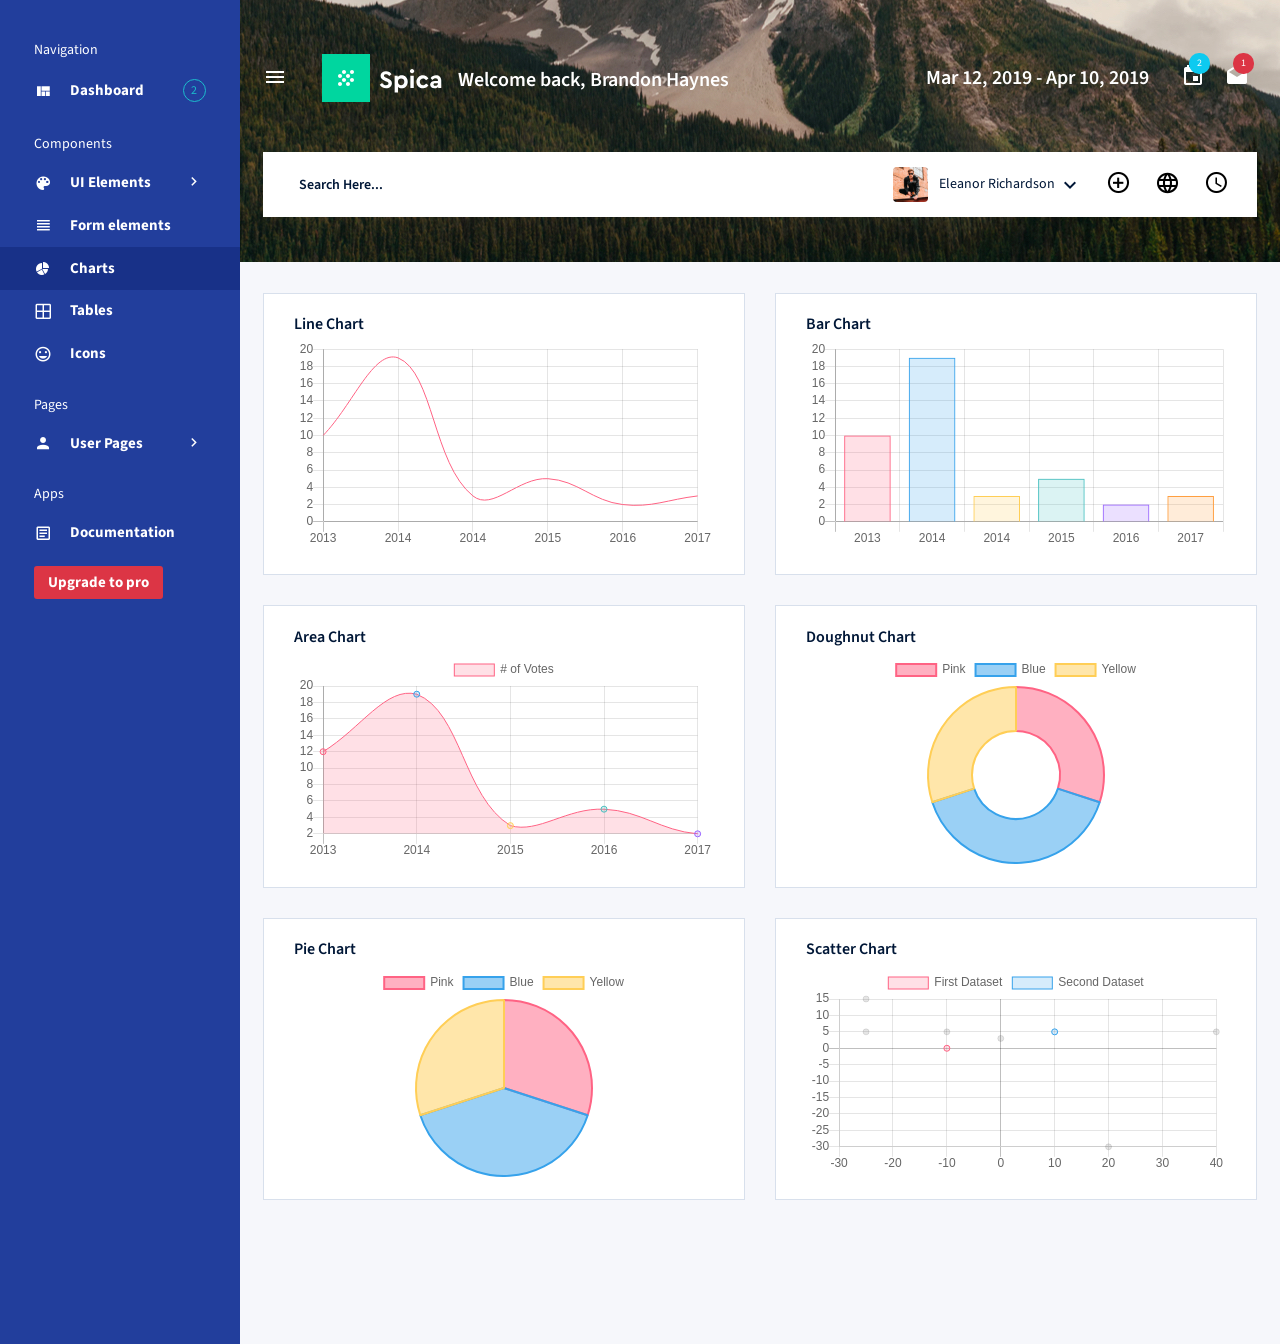
<file: assets/template/spica/template/pages/charts/chartjs.html>
<!DOCTYPE html>
<html lang="id">

<head>
  <!-- Required meta tags -->
  <meta charset="utf-8">
  <meta name="viewport" content="width=device-width, initial-scale=1, shrink-to-fit=no">
  <title>Spica Admin</title>
  <!-- base:css -->
  <link rel="stylesheet" href="../../vendors/mdi/css/materialdesignicons.min.css">
  <link rel="stylesheet" href="../../vendors/css/vendor.bundle.base.css">
  <!-- endinject -->
  <!-- inject:css -->
  <link rel="stylesheet" href="../../css/style.css">
  <!-- endinject -->
  <link rel="shortcut icon" href="../../images/favicon.png" />
</head>

<body>
  <div class="container-scroller d-flex">
    <!-- partial:../../partials/_sidebar.html -->
    <nav class="sidebar sidebar-offcanvas" id="sidebar">
      <ul class="nav">
        <li class="nav-item sidebar-category">
          <p>Navigation</p>
          <span></span>
        </li>
        <li class="nav-item">
          <a class="nav-link" href="../../index.html">
            <i class="mdi mdi-view-quilt menu-icon"></i>
            <span class="menu-title">Dashboard</span>
            <div class="badge badge-info badge-pill">2</div>
          </a>
        </li>
        <li class="nav-item sidebar-category">
          <p>Components</p>
          <span></span>
        </li>
        <li class="nav-item">
          <a class="nav-link" data-bs-toggle="collapse" href="#ui-basic" aria-expanded="false" aria-controls="ui-basic">
            <i class="mdi mdi-palette menu-icon"></i>
            <span class="menu-title">UI Elements</span>
            <i class="menu-arrow"></i>
          </a>
          <div class="collapse" id="ui-basic">
            <ul class="nav flex-column sub-menu">
              <li class="nav-item"> <a class="nav-link" href="../../pages/ui-features/buttons.html">Buttons</a></li>
              <li class="nav-item"> <a class="nav-link" href="../../pages/ui-features/typography.html">Typography</a></li>
            </ul>
          </div>
        </li>
        <li class="nav-item">
          <a class="nav-link" href="../../pages/forms/basic_elements.html">
            <i class="mdi mdi-view-headline menu-icon"></i>
            <span class="menu-title">Form elements</span>
          </a>
        </li>
        <li class="nav-item">
          <a class="nav-link" href="../../pages/charts/chartjs.html">
            <i class="mdi mdi-chart-pie menu-icon"></i>
            <span class="menu-title">Charts</span>
          </a>
        </li>
        <li class="nav-item">
          <a class="nav-link" href="../../pages/tables/basic-table.html">
            <i class="mdi mdi-grid-large menu-icon"></i>
            <span class="menu-title">Tables</span>
          </a>
        </li>
        <li class="nav-item">
          <a class="nav-link" href="../../pages/icons/mdi.html">
            <i class="mdi mdi-emoticon menu-icon"></i>
            <span class="menu-title">Icons</span>
          </a>
        </li>
        <li class="nav-item sidebar-category">
          <p>Pages</p>
          <span></span>
        </li>
        <li class="nav-item">
          <a class="nav-link" data-bs-toggle="collapse" href="#auth" aria-expanded="false" aria-controls="auth">
            <i class="mdi mdi-account menu-icon"></i>
            <span class="menu-title">User Pages</span>
            <i class="menu-arrow"></i>
          </a>
          <div class="collapse" id="auth">
            <ul class="nav flex-column sub-menu">
              <li class="nav-item"> <a class="nav-link" href="../../pages/samples/login.html"> Login </a></li>
              <li class="nav-item"> <a class="nav-link" href="../../pages/samples/login-2.html"> Login 2 </a></li>
              <li class="nav-item"> <a class="nav-link" href="../../pages/samples/register.html"> Register </a></li>
              <li class="nav-item"> <a class="nav-link" href="../../pages/samples/register-2.html"> Register 2 </a></li>
              <li class="nav-item"> <a class="nav-link" href="../../pages/samples/lock-screen.html"> Lockscreen </a></li>
            </ul>
          </div>
        </li>
        <li class="nav-item sidebar-category">
          <p>Apps</p>
          <span></span>
        </li>
        <li class="nav-item">
          <a class="nav-link" href="../../docs/documentation.html">
            <i class="mdi mdi-file-document-box-outline menu-icon"></i>
            <span class="menu-title">Documentation</span>
          </a>
        </li>
        <li class="nav-item">
          <a class="nav-link" href="https://www.bootstrapdash.com/product/spica-admin/">
            <button class="btn bg-danger btn-sm menu-title">Upgrade to pro</button>
          </a>
        </li>
      </ul>
    </nav>
    <!-- partial -->
    <div class="container-fluid page-body-wrapper">
      <!-- partial:../../partials/_navbar.html -->      
            
            
            
      <nav class="navbar col-lg-12 col-12 px-0 py-0 py-lg-4 d-flex flex-row">
        <div class="navbar-menu-wrapper d-flex align-items-center justify-content-end">
          <button class="navbar-toggler navbar-toggler align-self-center" type="button" data-toggle="minimize">
            <span class="mdi mdi-menu"></span>
          </button>
          <div class="navbar-brand-wrapper">
            <a class="navbar-brand brand-logo" href="../../index.html"><img src="../../images/logo.svg" alt="logo"/></a>
            <a class="navbar-brand brand-logo-mini" href="../../index.html"><img src="../../images/logo-mini.svg" alt="logo"/></a>
          </div>
          <h4 class="font-weight-bold mb-0 d-none d-md-block mt-1">Welcome back, Brandon Haynes</h4>
          <ul class="navbar-nav navbar-nav-right">
            <li class="nav-item">
              <h4 class="mb-0 font-weight-bold d-none d-xl-block">Mar 12, 2019 - Apr 10, 2019</h4>
            </li>
            <li class="nav-item dropdown me-1">
              <a class="nav-link count-indicator dropdown-toggle d-flex justify-content-center align-items-center" id="messageDropdown" href="#" data-bs-toggle="dropdown">
                <i class="mdi mdi-calendar mx-0"></i>
                <span class="count bg-info">2</span>
              </a>
              <div class="dropdown-menu dropdown-menu-right navbar-dropdown preview-list" aria-labelledby="messageDropdown">
                <p class="mb-0 font-weight-normal float-left dropdown-header">Messages</p>
                <a class="dropdown-item preview-item">
                  <div class="preview-thumbnail">
                      <img src="../../images/faces/face4.jpg" alt="image" class="profile-pic">
                  </div>
                  <div class="preview-item-content flex-grow">
                    <h6 class="preview-subject ellipsis font-weight-normal">David Grey
                    </h6>
                    <p class="font-weight-light small-text text-muted mb-0">
                      The meeting is cancelled
                    </p>
                  </div>
                </a>
                <a class="dropdown-item preview-item">
                  <div class="preview-thumbnail">
                      <img src="../../images/faces/face2.jpg" alt="image" class="profile-pic">
                  </div>
                  <div class="preview-item-content flex-grow">
                    <h6 class="preview-subject ellipsis font-weight-normal">Tim Cook
                    </h6>
                    <p class="font-weight-light small-text text-muted mb-0">
                      New product launch
                    </p>
                  </div>
                </a>
                <a class="dropdown-item preview-item">
                  <div class="preview-thumbnail">
                      <img src="../../images/faces/face3.jpg" alt="image" class="profile-pic">
                  </div>
                  <div class="preview-item-content flex-grow">
                    <h6 class="preview-subject ellipsis font-weight-normal"> Johnson
                    </h6>
                    <p class="font-weight-light small-text text-muted mb-0">
                      Upcoming board meeting
                    </p>
                  </div>
                </a>
              </div>
            </li>
            <li class="nav-item dropdown me-2">
              <a class="nav-link count-indicator dropdown-toggle d-flex align-items-center justify-content-center" id="notificationDropdown" href="#" data-bs-toggle="dropdown">
                <i class="mdi mdi-email-open mx-0"></i>
                <span class="count bg-danger">1</span>
              </a>
              <div class="dropdown-menu dropdown-menu-right navbar-dropdown preview-list" aria-labelledby="notificationDropdown">
                <p class="mb-0 font-weight-normal float-left dropdown-header">Notifications</p>
                <a class="dropdown-item preview-item">
                  <div class="preview-thumbnail">
                    <div class="preview-icon bg-success">
                      <i class="mdi mdi-information mx-0"></i>
                    </div>
                  </div>
                  <div class="preview-item-content">
                    <h6 class="preview-subject font-weight-normal">Application Error</h6>
                    <p class="font-weight-light small-text mb-0 text-muted">
                      Just now
                    </p>
                  </div>
                </a>
                <a class="dropdown-item preview-item">
                  <div class="preview-thumbnail">
                    <div class="preview-icon bg-warning">
                      <i class="mdi mdi-settings mx-0"></i>
                    </div>
                  </div>
                  <div class="preview-item-content">
                    <h6 class="preview-subject font-weight-normal">Settings</h6>
                    <p class="font-weight-light small-text mb-0 text-muted">
                      Private message
                    </p>
                  </div>
                </a>
                <a class="dropdown-item preview-item">
                  <div class="preview-thumbnail">
                    <div class="preview-icon bg-info">
                      <i class="mdi mdi-account-box mx-0"></i>
                    </div>
                  </div>
                  <div class="preview-item-content">
                    <h6 class="preview-subject font-weight-normal">New user registration</h6>
                    <p class="font-weight-light small-text mb-0 text-muted">
                      2 days ago
                    </p>
                  </div>
                </a>
              </div>
            </li>
          </ul>
          <button class="navbar-toggler navbar-toggler-right d-lg-none align-self-center" type="button" data-toggle="offcanvas">
            <span class="mdi mdi-menu"></span>
          </button>
        </div>
        <div class="navbar-menu-wrapper navbar-search-wrapper d-none d-lg-flex align-items-center">
          <ul class="navbar-nav mr-lg-2">
            <li class="nav-item nav-search d-none d-lg-block">
              <div class="input-group">
                <input type="text" class="form-control" placeholder="Search Here..." aria-label="search" aria-describedby="search">
              </div>
            </li>
          </ul>
          <ul class="navbar-nav navbar-nav-right">
            <li class="nav-item nav-profile dropdown">
              <a class="nav-link dropdown-toggle" href="#" data-bs-toggle="dropdown" id="profileDropdown">
                <img src="../../images/faces/face5.jpg" alt="profile"/>
                <span class="nav-profile-name">Eleanor Richardson</span>
              </a>
              <div class="dropdown-menu dropdown-menu-right navbar-dropdown" aria-labelledby="profileDropdown">
                <a class="dropdown-item">
                  <i class="mdi mdi-settings text-primary"></i>
                  Settings
                </a>
                <a class="dropdown-item">
                  <i class="mdi mdi-logout text-primary"></i>
                  Logout
                </a>
              </div>
            </li>
            <li class="nav-item">
              <a href="#" class="nav-link icon-link">
                <i class="mdi mdi-plus-circle-outline"></i>
              </a>
            </li>
            <li class="nav-item">
              <a href="#" class="nav-link icon-link">
                <i class="mdi mdi-web"></i>
              </a>
            </li>
            <li class="nav-item">
              <a href="#" class="nav-link icon-link">
                <i class="mdi mdi-clock-outline"></i>
              </a>
            </li>
          </ul>
        </div>
      </nav>      
            
            
            
      <!-- partial -->
      <div class="main-panel">
        <div class="content-wrapper">
          <div class="row">
            <div class="col-lg-6 grid-margin stretch-card">
              <div class="card">
                <div class="card-body">
                  <h4 class="card-title">Line chart</h4>
                  <canvas id="lineChart"></canvas>
                </div>
              </div>
            </div>
            <div class="col-lg-6 grid-margin stretch-card">
              <div class="card">
                <div class="card-body">
                  <h4 class="card-title">Bar chart</h4>
                  <canvas id="barChart"></canvas>
                </div>
              </div>
            </div>
          </div>
          <div class="row">
            <div class="col-lg-6 grid-margin stretch-card">
              <div class="card">
                <div class="card-body">
                  <h4 class="card-title">Area chart</h4>
                  <canvas id="areaChart"></canvas>
                </div>
              </div>
            </div>
            <div class="col-lg-6 grid-margin stretch-card">
              <div class="card">
                <div class="card-body">
                  <h4 class="card-title">Doughnut chart</h4>
                  <canvas id="doughnutChart"></canvas>
                </div>
              </div>
            </div>
          </div>
          <div class="row">
            <div class="col-lg-6 grid-margin grid-margin-lg-0 stretch-card">
              <div class="card">
                <div class="card-body">
                  <h4 class="card-title">Pie chart</h4>
                  <canvas id="pieChart"></canvas>
                </div>
              </div>
            </div>
            <div class="col-lg-6 grid-margin grid-margin-lg-0 stretch-card">
              <div class="card">
                <div class="card-body">
                  <h4 class="card-title">Scatter chart</h4>
                  <canvas id="scatterChart"></canvas>
                </div>
              </div>
            </div>
          </div>
        </div>
        <!-- content-wrapper ends -->
        <!-- partial:../../partials/_footer.html -->
        <footer class="footer">
          <div class="card">
            <div class="card-body">
              <div class="d-sm-flex justify-content-center justify-content-sm-between py-2">
                <span class="text-muted text-center text-sm-left d-block d-sm-inline-block">Copyright © <a href="https://www.bootstrapdash.com/" target="_blank">bootstrapdash.com </a>2021</span>
                <span class="float-none float-sm-right d-block mt-1 mt-sm-0 text-center">Only the best <a href="https://www.bootstrapdash.com/" target="_blank"> Bootstrap dashboard </a> templates</span>
              </div>
            </div>
          </div>
        </footer>
        <!-- partial -->
      </div>
      <!-- main-panel ends -->
    </div>
    <!-- page-body-wrapper ends -->
  </div>
  <!-- container-scroller -->
  <!-- base:js -->
  <script src="../../vendors/js/vendor.bundle.base.js"></script>
  <!-- endinject -->
  <!-- inject:js -->
  <script src="../../js/off-canvas.js"></script>
  <script src="../../js/hoverable-collapse.js"></script>
  <script src="../../js/template.js"></script>
  <!-- endinject -->
  <!-- plugin js for this page -->
  <script src="../../vendors/chart.js/Chart.min.js"></script>
  <!-- End plugin js for this page -->
  <!-- Custom js for this page-->
  <script src="../../js/chart.js"></script>
  <!-- End custom js for this page-->
</body>

</html>
</file>
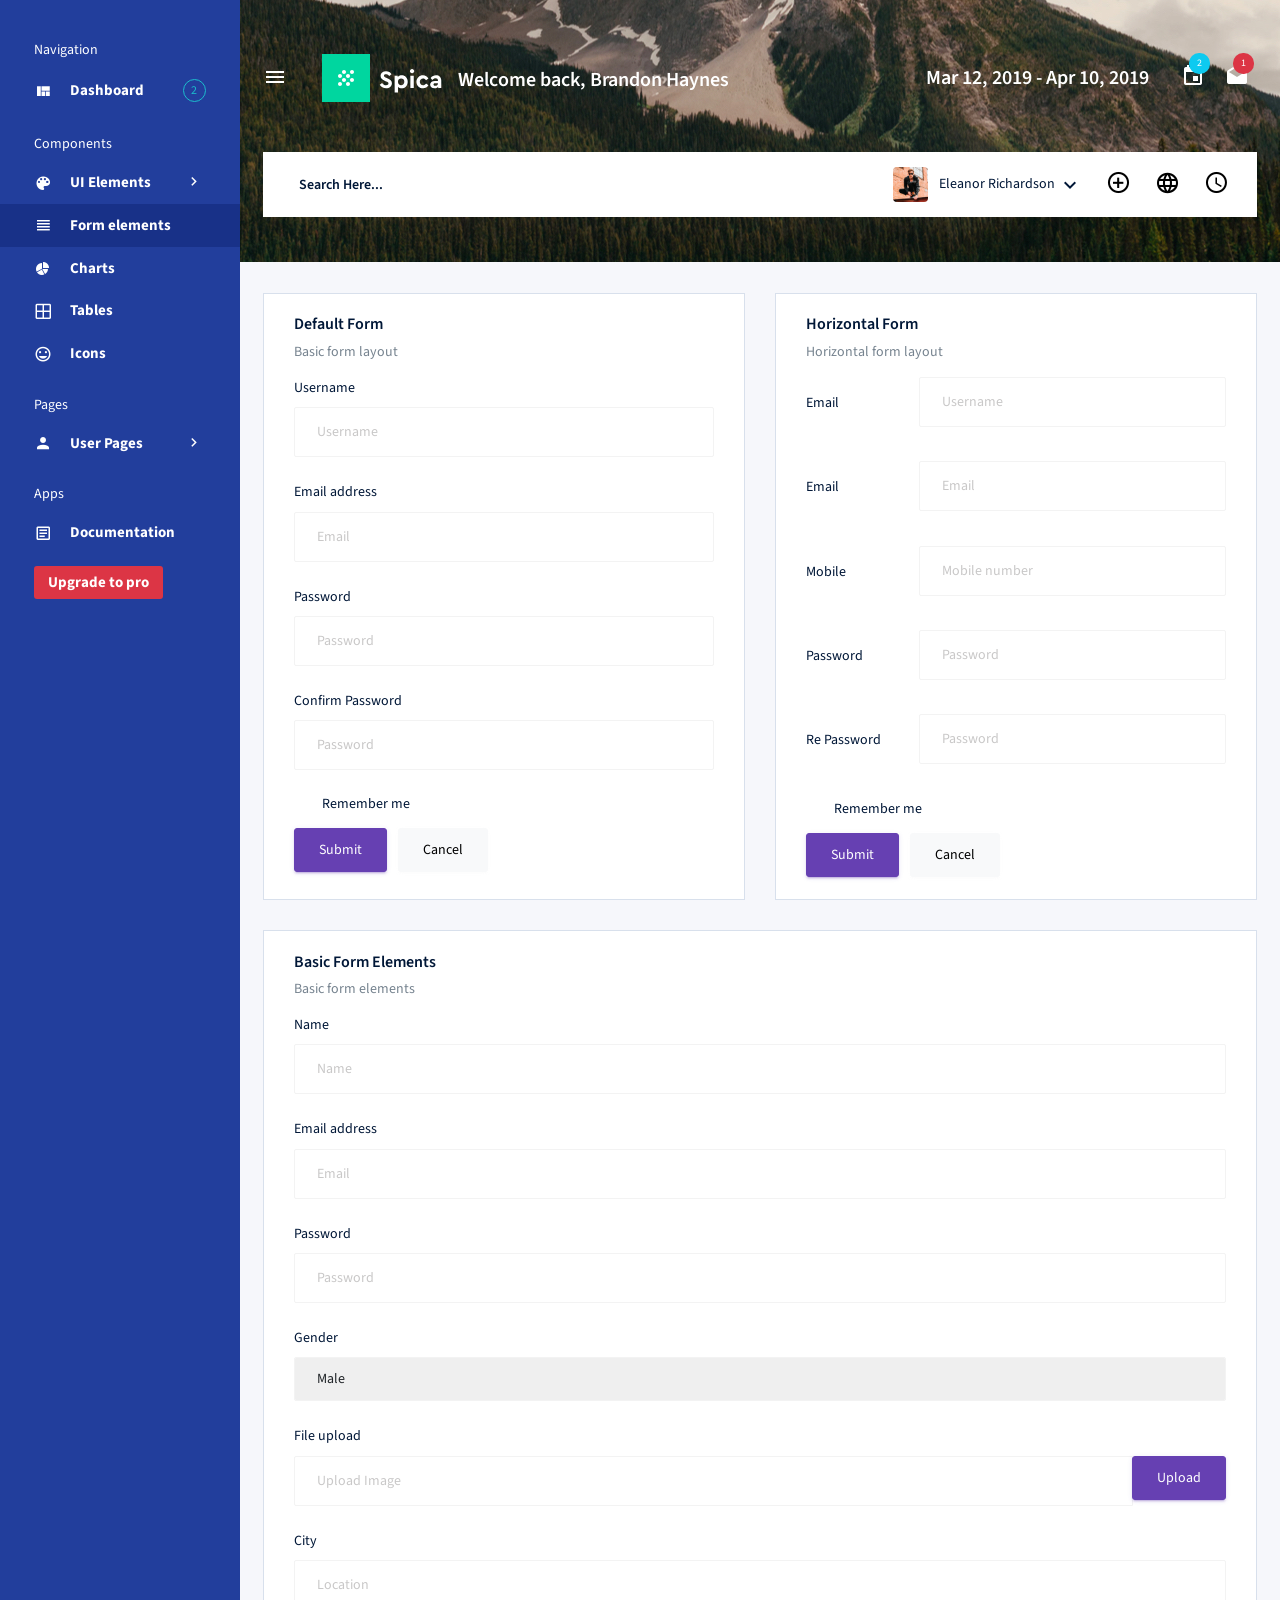
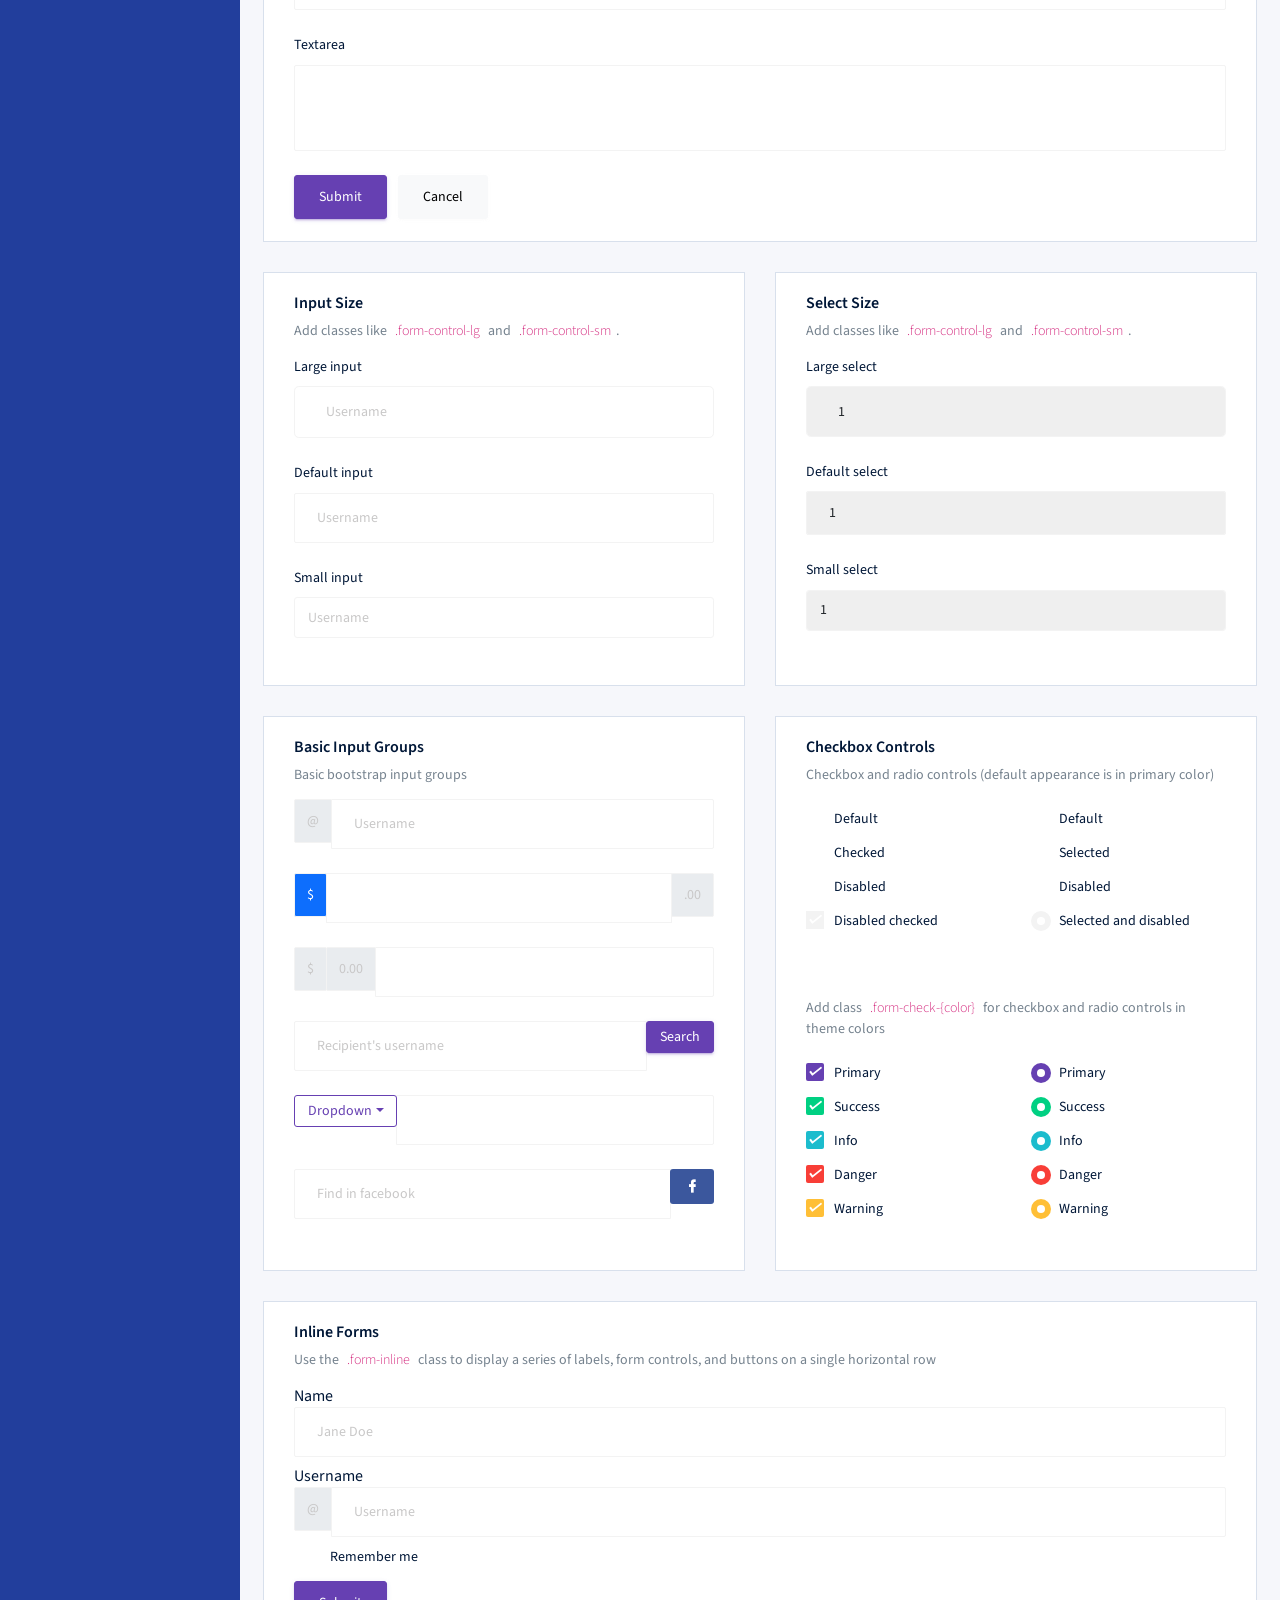
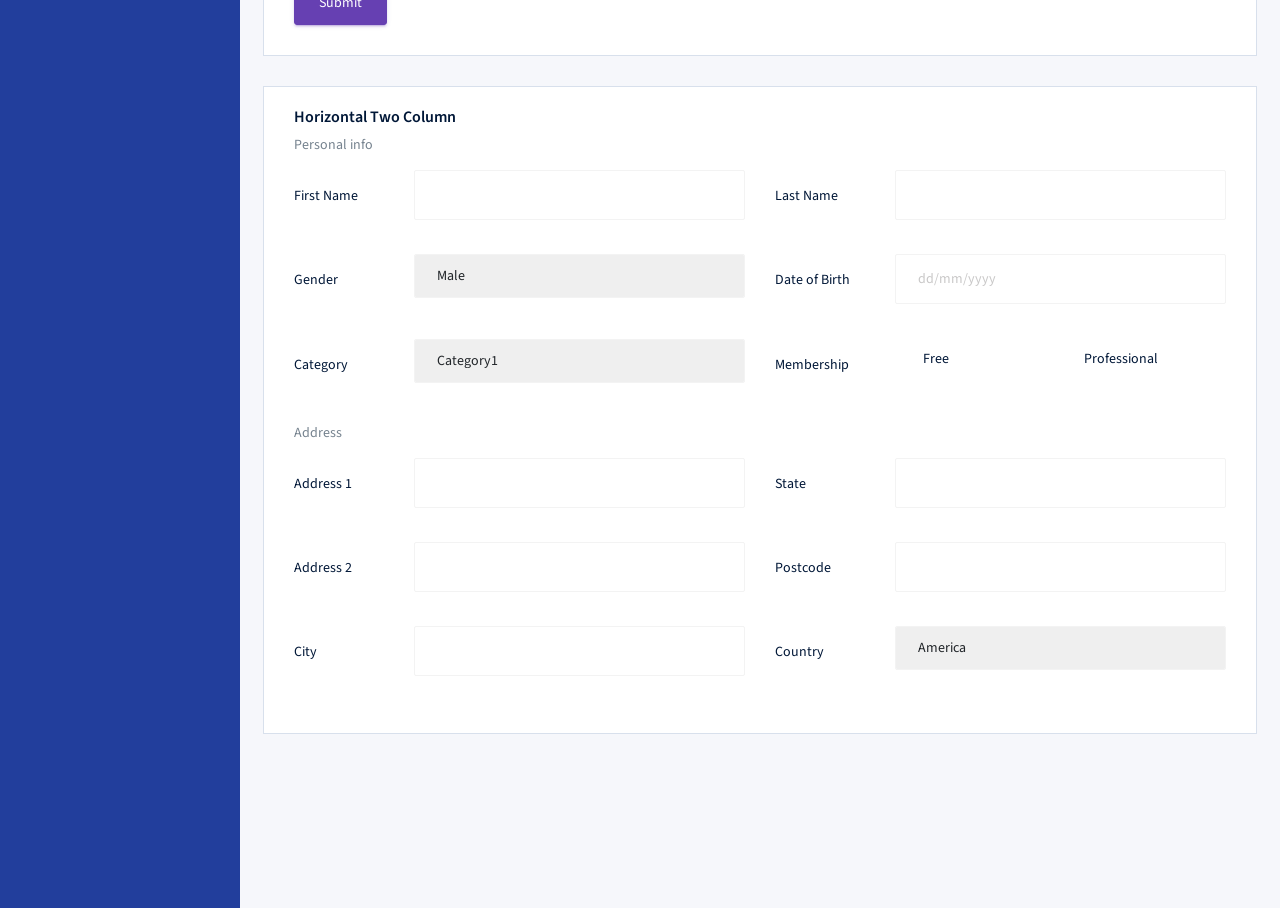
<file: assets/template/spica/template/pages/forms/basic_elements.html>
<!DOCTYPE html>
<html lang="id">

<head>
  <!-- Required meta tags -->
  <meta charset="utf-8">
  <meta name="viewport" content="width=device-width, initial-scale=1, shrink-to-fit=no">
  <title>Spica Admin</title>
  <!-- base:css -->
  <link rel="stylesheet" href="../../vendors/mdi/css/materialdesignicons.min.css">
  <link rel="stylesheet" href="../../vendors/css/vendor.bundle.base.css">
  <!-- endinject -->
  <!-- plugin css for this page -->
  <!-- End plugin css for this page -->
  <!-- inject:css -->
  <link rel="stylesheet" href="../../css/style.css">
  <!-- endinject -->
  <link rel="shortcut icon" href="../../images/favicon.png" />
</head>

<body>
  <div class="container-scroller d-flex">
    <!-- partial:../../partials/_sidebar.html -->
<nav class="sidebar sidebar-offcanvas" id="sidebar">
      <ul class="nav">
        <li class="nav-item sidebar-category">
          <p>Navigation</p>
          <span></span>
        </li>
        <li class="nav-item">
          <a class="nav-link" href="../../index.html">
            <i class="mdi mdi-view-quilt menu-icon"></i>
            <span class="menu-title">Dashboard</span>
            <div class="badge badge-info badge-pill">2</div>
          </a>
        </li>
        <li class="nav-item sidebar-category">
          <p>Components</p>
          <span></span>
        </li>
        <li class="nav-item">
          <a class="nav-link" data-bs-toggle="collapse" href="#ui-basic" aria-expanded="false" aria-controls="ui-basic">
            <i class="mdi mdi-palette menu-icon"></i>
            <span class="menu-title">UI Elements</span>
            <i class="menu-arrow"></i>
          </a>
          <div class="collapse" id="ui-basic">
            <ul class="nav flex-column sub-menu">
              <li class="nav-item"> <a class="nav-link" href="../../pages/ui-features/buttons.html">Buttons</a></li>
              <li class="nav-item"> <a class="nav-link" href="../../pages/ui-features/typography.html">Typography</a></li>
            </ul>
          </div>
        </li>
        <li class="nav-item">
          <a class="nav-link" href="../../pages/forms/basic_elements.html">
            <i class="mdi mdi-view-headline menu-icon"></i>
            <span class="menu-title">Form elements</span>
          </a>
        </li>
        <li class="nav-item">
          <a class="nav-link" href="../../pages/charts/chartjs.html">
            <i class="mdi mdi-chart-pie menu-icon"></i>
            <span class="menu-title">Charts</span>
          </a>
        </li>
        <li class="nav-item">
          <a class="nav-link" href="../../pages/tables/basic-table.html">
            <i class="mdi mdi-grid-large menu-icon"></i>
            <span class="menu-title">Tables</span>
          </a>
        </li>
        <li class="nav-item">
          <a class="nav-link" href="../../pages/icons/mdi.html">
            <i class="mdi mdi-emoticon menu-icon"></i>
            <span class="menu-title">Icons</span>
          </a>
        </li>
        <li class="nav-item sidebar-category">
          <p>Pages</p>
          <span></span>
        </li>
        <li class="nav-item">
          <a class="nav-link" data-bs-toggle="collapse" href="#auth" aria-expanded="false" aria-controls="auth">
            <i class="mdi mdi-account menu-icon"></i>
            <span class="menu-title">User Pages</span>
            <i class="menu-arrow"></i>
          </a>
          <div class="collapse" id="auth">
            <ul class="nav flex-column sub-menu">
              <li class="nav-item"> <a class="nav-link" href="../../pages/samples/login.html"> Login </a></li>
              <li class="nav-item"> <a class="nav-link" href="../../pages/samples/login-2.html"> Login 2 </a></li>
              <li class="nav-item"> <a class="nav-link" href="../../pages/samples/register.html"> Register </a></li>
              <li class="nav-item"> <a class="nav-link" href="../../pages/samples/register-2.html"> Register 2 </a></li>
              <li class="nav-item"> <a class="nav-link" href="../../pages/samples/lock-screen.html"> Lockscreen </a></li>
            </ul>
          </div>
        </li>
        <li class="nav-item sidebar-category">
          <p>Apps</p>
          <span></span>
        </li>
        <li class="nav-item">
          <a class="nav-link" href="../../docs/documentation.html">
            <i class="mdi mdi-file-document-box-outline menu-icon"></i>
            <span class="menu-title">Documentation</span>
          </a>
        </li>
        <li class="nav-item">
          <a class="nav-link" href="https://www.bootstrapdash.com/product/spica-admin/">
            <button class="btn bg-danger btn-sm menu-title">Upgrade to pro</button>
          </a>
        </li>
      </ul>
    </nav>
<!-- partial -->
    <div class="container-fluid page-body-wrapper">
      <!-- partial:../../partials/_navbar.html -->
      <nav class="navbar col-lg-12 col-12 px-0 py-0 py-lg-4 d-flex flex-row">
        <div class="navbar-menu-wrapper d-flex align-items-center justify-content-end">
          <button class="navbar-toggler navbar-toggler align-self-center" type="button" data-toggle="minimize">
            <span class="mdi mdi-menu"></span>
          </button>
          <div class="navbar-brand-wrapper">
            <a class="navbar-brand brand-logo" href="../../index.html"><img src="../../images/logo.svg" alt="logo"/></a>
            <a class="navbar-brand brand-logo-mini" href="../../index.html"><img src="../../images/logo-mini.svg" alt="logo"/></a>
          </div>
          <h4 class="font-weight-bold mb-0 d-none d-md-block mt-1">Welcome back, Brandon Haynes</h4>
          <ul class="navbar-nav navbar-nav-right">
            <li class="nav-item">
              <h4 class="mb-0 font-weight-bold d-none d-xl-block">Mar 12, 2019 - Apr 10, 2019</h4>
            </li>
            <li class="nav-item dropdown me-1">
              <a class="nav-link count-indicator dropdown-toggle d-flex justify-content-center align-items-center" id="messageDropdown" href="#" data-bs-toggle="dropdown">
                <i class="mdi mdi-calendar mx-0"></i>
                <span class="count bg-info">2</span>
              </a>
              <div class="dropdown-menu dropdown-menu-right navbar-dropdown preview-list" aria-labelledby="messageDropdown">
                <p class="mb-0 font-weight-normal float-left dropdown-header">Messages</p>
                <a class="dropdown-item preview-item">
                  <div class="preview-thumbnail">
                      <img src="../../images/faces/face4.jpg" alt="image" class="profile-pic">
                  </div>
                  <div class="preview-item-content flex-grow">
                    <h6 class="preview-subject ellipsis font-weight-normal">David Grey
                    </h6>
                    <p class="font-weight-light small-text text-muted mb-0">
                      The meeting is cancelled
                    </p>
                  </div>
                </a>
                <a class="dropdown-item preview-item">
                  <div class="preview-thumbnail">
                      <img src="../../images/faces/face2.jpg" alt="image" class="profile-pic">
                  </div>
                  <div class="preview-item-content flex-grow">
                    <h6 class="preview-subject ellipsis font-weight-normal">Tim Cook
                    </h6>
                    <p class="font-weight-light small-text text-muted mb-0">
                      New product launch
                    </p>
                  </div>
                </a>
                <a class="dropdown-item preview-item">
                  <div class="preview-thumbnail">
                      <img src="../../images/faces/face3.jpg" alt="image" class="profile-pic">
                  </div>
                  <div class="preview-item-content flex-grow">
                    <h6 class="preview-subject ellipsis font-weight-normal"> Johnson
                    </h6>
                    <p class="font-weight-light small-text text-muted mb-0">
                      Upcoming board meeting
                    </p>
                  </div>
                </a>
              </div>
            </li>
            <li class="nav-item dropdown me-2">
              <a class="nav-link count-indicator dropdown-toggle d-flex align-items-center justify-content-center" id="notificationDropdown" href="#" data-bs-toggle="dropdown">
                <i class="mdi mdi-email-open mx-0"></i>
                <span class="count bg-danger">1</span>
              </a>
              <div class="dropdown-menu dropdown-menu-right navbar-dropdown preview-list" aria-labelledby="notificationDropdown">
                <p class="mb-0 font-weight-normal float-left dropdown-header">Notifications</p>
                <a class="dropdown-item preview-item">
                  <div class="preview-thumbnail">
                    <div class="preview-icon bg-success">
                      <i class="mdi mdi-information mx-0"></i>
                    </div>
                  </div>
                  <div class="preview-item-content">
                    <h6 class="preview-subject font-weight-normal">Application Error</h6>
                    <p class="font-weight-light small-text mb-0 text-muted">
                      Just now
                    </p>
                  </div>
                </a>
                <a class="dropdown-item preview-item">
                  <div class="preview-thumbnail">
                    <div class="preview-icon bg-warning">
                      <i class="mdi mdi-settings mx-0"></i>
                    </div>
                  </div>
                  <div class="preview-item-content">
                    <h6 class="preview-subject font-weight-normal">Settings</h6>
                    <p class="font-weight-light small-text mb-0 text-muted">
                      Private message
                    </p>
                  </div>
                </a>
                <a class="dropdown-item preview-item">
                  <div class="preview-thumbnail">
                    <div class="preview-icon bg-info">
                      <i class="mdi mdi-account-box mx-0"></i>
                    </div>
                  </div>
                  <div class="preview-item-content">
                    <h6 class="preview-subject font-weight-normal">New user registration</h6>
                    <p class="font-weight-light small-text mb-0 text-muted">
                      2 days ago
                    </p>
                  </div>
                </a>
              </div>
            </li>
          </ul>
          <button class="navbar-toggler navbar-toggler-right d-lg-none align-self-center" type="button" data-toggle="offcanvas">
            <span class="mdi mdi-menu"></span>
          </button>
        </div>
        <div class="navbar-menu-wrapper navbar-search-wrapper d-none d-lg-flex align-items-center">
          <ul class="navbar-nav mr-lg-2">
            <li class="nav-item nav-search d-none d-lg-block">
              <div class="input-group">
                <input type="text" class="form-control" placeholder="Search Here..." aria-label="search" aria-describedby="search">
              </div>
            </li>
          </ul>
          <ul class="navbar-nav navbar-nav-right">
            <li class="nav-item nav-profile dropdown">
              <a class="nav-link dropdown-toggle" href="#" data-bs-toggle="dropdown" id="profileDropdown">
                <img src="../../images/faces/face5.jpg" alt="profile"/>
                <span class="nav-profile-name">Eleanor Richardson</span>
              </a>
              <div class="dropdown-menu dropdown-menu-right navbar-dropdown" aria-labelledby="profileDropdown">
                <a class="dropdown-item">
                  <i class="mdi mdi-settings text-primary"></i>
                  Settings
                </a>
                <a class="dropdown-item">
                  <i class="mdi mdi-logout text-primary"></i>
                  Logout
                </a>
              </div>
            </li>
            <li class="nav-item">
              <a href="#" class="nav-link icon-link">
                <i class="mdi mdi-plus-circle-outline"></i>
              </a>
            </li>
            <li class="nav-item">
              <a href="#" class="nav-link icon-link">
                <i class="mdi mdi-web"></i>
              </a>
            </li>
            <li class="nav-item">
              <a href="#" class="nav-link icon-link">
                <i class="mdi mdi-clock-outline"></i>
              </a>
            </li>
          </ul>
        </div>
      </nav>
      <!-- partial -->
      <div class="main-panel">        
        <div class="content-wrapper">
          <div class="row">
            <div class="col-md-6 grid-margin stretch-card">
              <div class="card">
                <div class="card-body">
                  <h4 class="card-title">Default form</h4>
                  <p class="card-description">
                    Basic form layout
                  </p>
                  <form class="forms-sample">
                    <div class="form-group">
                      <label for="exampleInputUsername1">Username</label>
                      <input type="text" class="form-control" id="exampleInputUsername1" placeholder="Username">
                    </div>
                    <div class="form-group">
                      <label for="exampleInputEmail1">Email address</label>
                      <input type="email" class="form-control" id="exampleInputEmail1" placeholder="Email">
                    </div>
                    <div class="form-group">
                      <label for="exampleInputPassword1">Password</label>
                      <input type="password" class="form-control" id="exampleInputPassword1" placeholder="Password">
                    </div>
                    <div class="form-group">
                      <label for="exampleInputConfirmPassword1">Confirm Password</label>
                      <input type="password" class="form-control" id="exampleInputConfirmPassword1" placeholder="Password">
                    </div>
                    <div class="form-check form-check-flat form-check-primary">
                      <label class="form-check-label">
                        <input type="checkbox" class="form-check-input">
                        Remember me
                      </label>
                    </div>
                    <button type="submit" class="btn btn-primary me-2">Submit</button>
                    <button class="btn btn-light">Cancel</button>
                  </form>
                </div>
              </div>
            </div>
            <div class="col-md-6 grid-margin stretch-card">
              <div class="card">
                <div class="card-body">
                  <h4 class="card-title">Horizontal Form</h4>
                  <p class="card-description">
                    Horizontal form layout
                  </p>
                  <form class="forms-sample">
                    <div class="form-group row">
                      <label for="exampleInputUsername2" class="col-sm-3 col-form-label">Email</label>
                      <div class="col-sm-9">
                        <input type="text" class="form-control" id="exampleInputUsername2" placeholder="Username">
                      </div>
                    </div>
                    <div class="form-group row">
                      <label for="exampleInputEmail2" class="col-sm-3 col-form-label">Email</label>
                      <div class="col-sm-9">
                        <input type="email" class="form-control" id="exampleInputEmail2" placeholder="Email">
                      </div>
                    </div>
                    <div class="form-group row">
                      <label for="exampleInputMobile" class="col-sm-3 col-form-label">Mobile</label>
                      <div class="col-sm-9">
                        <input type="text" class="form-control" id="exampleInputMobile" placeholder="Mobile number">
                      </div>
                    </div>
                    <div class="form-group row">
                      <label for="exampleInputPassword2" class="col-sm-3 col-form-label">Password</label>
                      <div class="col-sm-9">
                        <input type="password" class="form-control" id="exampleInputPassword2" placeholder="Password">
                      </div>
                    </div>
                    <div class="form-group row">
                      <label for="exampleInputConfirmPassword2" class="col-sm-3 col-form-label">Re Password</label>
                      <div class="col-sm-9">
                        <input type="password" class="form-control" id="exampleInputConfirmPassword2" placeholder="Password">
                      </div>
                    </div>
                    <div class="form-check form-check-flat form-check-primary">
                      <label class="form-check-label">
                        <input type="checkbox" class="form-check-input">
                        Remember me
                      </label>
                    </div>
                    <button type="submit" class="btn btn-primary me-2">Submit</button>
                    <button class="btn btn-light">Cancel</button>
                  </form>
                </div>
              </div>
            </div>
            <div class="col-12 grid-margin stretch-card">
              <div class="card">
                <div class="card-body">
                  <h4 class="card-title">Basic form elements</h4>
                  <p class="card-description">
                    Basic form elements
                  </p>
                  <form class="forms-sample">
                    <div class="form-group">
                      <label for="exampleInputName1">Name</label>
                      <input type="text" class="form-control" id="exampleInputName1" placeholder="Name">
                    </div>
                    <div class="form-group">
                      <label for="exampleInputEmail3">Email address</label>
                      <input type="email" class="form-control" id="exampleInputEmail3" placeholder="Email">
                    </div>
                    <div class="form-group">
                      <label for="exampleInputPassword4">Password</label>
                      <input type="password" class="form-control" id="exampleInputPassword4" placeholder="Password">
                    </div>
                    <div class="form-group">
                      <label for="exampleSelectGender">Gender</label>
                        <select class="form-control" id="exampleSelectGender">
                          <option>Male</option>
                          <option>Female</option>
                        </select>
                      </div>
                    <div class="form-group">
                      <label>File upload</label>
                      <input type="file" name="img[]" class="file-upload-default">
                      <div class="input-group col-xs-12">
                        <input type="text" class="form-control file-upload-info" disabled placeholder="Upload Image">
                        <span class="input-group-append">
                          <button class="file-upload-browse btn btn-primary" type="button">Upload</button>
                        </span>
                      </div>
                    </div>
                    <div class="form-group">
                      <label for="exampleInputCity1">City</label>
                      <input type="text" class="form-control" id="exampleInputCity1" placeholder="Location">
                    </div>
                    <div class="form-group">
                      <label for="exampleTextarea1">Textarea</label>
                      <textarea class="form-control" id="exampleTextarea1" rows="4"></textarea>
                    </div>
                    <button type="submit" class="btn btn-primary me-2">Submit</button>
                    <button class="btn btn-light">Cancel</button>
                  </form>
                </div>
              </div>
            </div>
            <div class="col-md-6 grid-margin stretch-card">
              <div class="card">
                <div class="card-body">
                  <h4 class="card-title">Input size</h4>
                  <p class="card-description">
                    Add classes like <code>.form-control-lg</code> and <code>.form-control-sm</code>.
                  </p>
                  <div class="form-group">
                    <label>Large input</label>
                    <input type="text" class="form-control form-control-lg" placeholder="Username" aria-label="Username">
                  </div>
                  <div class="form-group">
                    <label>Default input</label>
                    <input type="text" class="form-control" placeholder="Username" aria-label="Username">
                  </div>
                  <div class="form-group">
                    <label>Small input</label>
                    <input type="text" class="form-control form-control-sm" placeholder="Username" aria-label="Username">
                  </div>
                </div>
              </div>
            </div>
            <div class="col-md-6 grid-margin stretch-card">
              <div class="card">
                <div class="card-body">
                  <h4 class="card-title">Select size</h4>
                  <p class="card-description">
                    Add classes like <code>.form-control-lg</code> and <code>.form-control-sm</code>.                    
                  </p>
                  <div class="form-group">
                    <label for="exampleFormControlSelect1">Large select</label>
                    <select class="form-control form-control-lg" id="exampleFormControlSelect1">
                      <option>1</option>
                      <option>2</option>
                      <option>3</option>
                      <option>4</option>
                      <option>5</option>
                    </select>
                  </div>
                  <div class="form-group">
                    <label for="exampleFormControlSelect2">Default select</label>
                    <select class="form-control" id="exampleFormControlSelect2">
                      <option>1</option>
                      <option>2</option>
                      <option>3</option>
                      <option>4</option>
                      <option>5</option>
                    </select>
                  </div>
                  <div class="form-group">
                    <label for="exampleFormControlSelect3">Small select</label>
                    <select class="form-control form-control-sm" id="exampleFormControlSelect3">
                      <option>1</option>
                      <option>2</option>
                      <option>3</option>
                      <option>4</option>
                      <option>5</option>
                    </select>
                  </div>
                </div>
              </div>
            </div>
            <div class="col-md-6 grid-margin stretch-card">
              <div class="card">
                <div class="card-body">
                  <h4 class="card-title">Basic input groups</h4>
                  <p class="card-description">
                    Basic bootstrap input groups
                  </p>
                  <div class="form-group">
                    <div class="input-group">
                      <div class="input-group-prepend">
                        <span class="input-group-text">@</span>
                      </div>
                      <input type="text" class="form-control" placeholder="Username" aria-label="Username">
                    </div>
                  </div>
                  <div class="form-group">
                    <div class="input-group">
                      <div class="input-group-prepend">
                        <span class="input-group-text bg-primary text-white">$</span>
                      </div>
                      <input type="text" class="form-control" aria-label="Amount (to the nearest dollar)">
                      <div class="input-group-append">
                        <span class="input-group-text">.00</span>
                      </div>
                    </div>
                  </div>
                  <div class="form-group">
                    <div class="input-group">
                      <div class="input-group-prepend">
                        <span class="input-group-text">$</span>
                      </div>
                      <div class="input-group-prepend">
                        <span class="input-group-text">0.00</span>
                      </div>
                      <input type="text" class="form-control" aria-label="Amount (to the nearest dollar)">
                    </div>
                  </div>
                  <div class="form-group">
                    <div class="input-group">
                      <input type="text" class="form-control" placeholder="Recipient's username" aria-label="Recipient's username">
                      <div class="input-group-append">
                        <button class="btn btn-sm btn-primary" type="button">Search</button>
                      </div>
                    </div>
                  </div>
                  <div class="form-group">
                    <div class="input-group">
                      <div class="input-group-prepend">
                        <button class="btn btn-sm btn-outline-primary dropdown-toggle" type="button" data-bs-toggle="dropdown" aria-haspopup="true" aria-expanded="false">Dropdown</button>
                        <div class="dropdown-menu">
                          <a class="dropdown-item" href="#">Action</a>
                          <a class="dropdown-item" href="#">Another action</a>
                          <a class="dropdown-item" href="#">Something else here</a>
                          <div role="separator" class="dropdown-divider"></div>
                          <a class="dropdown-item" href="#">Separated link</a>
                        </div>
                      </div>
                      <input type="text" class="form-control" aria-label="Text input with dropdown button">
                    </div>
                  </div>
                  <div class="form-group">
                    <div class="input-group">
                      <input type="text" class="form-control" placeholder="Find in facebook" aria-label="Recipient's username">
                      <div class="input-group-append">
                        <button class="btn btn-sm btn-facebook" type="button">
                          <i class="mdi mdi-facebook"></i>
                        </button>
                      </div>
                    </div>
                  </div>
                </div>
              </div>
            </div>
            <div class="col-md-6 grid-margin stretch-card">
              <div class="card">
                <div class="card-body">
                  <h4 class="card-title">Checkbox Controls</h4>
                  <p class="card-description">Checkbox and radio controls (default appearance is in primary color)</p>
                  <form>
                    <div class="row">
                      <div class="col-md-6">
                        <div class="form-group">
                          <div class="form-check">
                            <label class="form-check-label">
                              <input type="checkbox" class="form-check-input">
                              Default
                            </label>
                          </div>
                          <div class="form-check">
                            <label class="form-check-label">
                              <input type="checkbox" class="form-check-input" checked>
                              Checked
                            </label>
                          </div>
                          <div class="form-check">
                            <label class="form-check-label">
                              <input type="checkbox" class="form-check-input" disabled>
                              Disabled
                            </label>
                          </div>
                          <div class="form-check">
                            <label class="form-check-label">
                              <input type="checkbox" class="form-check-input" disabled checked>
                              Disabled checked
                            </label>
                          </div>
                        </div>
                      </div>
                      <div class="col-md-6">
                        <div class="form-group">
                          <div class="form-check">
                            <label class="form-check-label">
                              <input type="radio" class="form-check-input" name="optionsRadios" id="optionsRadios1" value="">
                              Default
                            </label>
                          </div>
                          <div class="form-check">
                            <label class="form-check-label">
                              <input type="radio" class="form-check-input" name="optionsRadios" id="optionsRadios2" value="option2" checked>
                              Selected
                            </label>
                          </div>
                          <div class="form-check">
                            <label class="form-check-label">
                              <input type="radio" class="form-check-input" name="optionsRadios2" id="optionsRadios3" value="option3" disabled>
                              Disabled
                            </label>
                          </div>
                          <div class="form-check">
                            <label class="form-check-label">
                              <input type="radio" class="form-check-input" name="optionsRadio2" id="optionsRadios4" value="option4" disabled checked>
                              Selected and disabled
                            </label>
                          </div>
                        </div>
                      </div>
                    </div>
                  </form>
                </div>
                <div class="card-body">
                  <p class="card-description">Add class <code>.form-check-{color}</code> for checkbox and radio controls in theme colors</p>
                  <form>
                    <div class="row">
                      <div class="col-md-6">
                        <div class="form-group">
                          <div class="form-check form-check-primary">
                            <label class="form-check-label">
                              <input type="checkbox" class="form-check-input" checked>
                              Primary
                            </label>
                          </div>
                          <div class="form-check form-check-success">
                            <label class="form-check-label">
                              <input type="checkbox" class="form-check-input" checked>
                              Success
                            </label>
                          </div>
                          <div class="form-check form-check-info">
                            <label class="form-check-label">
                              <input type="checkbox" class="form-check-input" checked>
                              Info
                            </label>
                          </div>
                          <div class="form-check form-check-danger">
                            <label class="form-check-label">
                              <input type="checkbox" class="form-check-input" checked>
                              Danger
                            </label>
                          </div>
                          <div class="form-check form-check-warning">
                            <label class="form-check-label">
                              <input type="checkbox" class="form-check-input" checked>
                              Warning
                            </label>
                          </div>
                        </div>
                      </div>
                      <div class="col-md-6">
                        <div class="form-group">
                          <div class="form-check form-check-primary">
                            <label class="form-check-label">
                              <input type="radio" class="form-check-input" name="ExampleRadio1" id="ExampleRadio1" checked>
                              Primary
                            </label>
                          </div>
                          <div class="form-check form-check-success">
                            <label class="form-check-label">
                              <input type="radio" class="form-check-input" name="ExampleRadio2" id="ExampleRadio2" checked>
                              Success
                            </label>
                          </div>
                          <div class="form-check form-check-info">
                            <label class="form-check-label">
                              <input type="radio" class="form-check-input" name="ExampleRadio3" id="ExampleRadio3" checked>
                              Info
                            </label>
                          </div>
                          <div class="form-check form-check-danger">
                            <label class="form-check-label">
                              <input type="radio" class="form-check-input" name="ExampleRadio4" id="ExampleRadio4" checked>
                              Danger
                            </label>
                          </div>
                          <div class="form-check form-check-warning">
                            <label class="form-check-label">
                              <input type="radio" class="form-check-input" name="ExampleRadio5" id="ExampleRadio5" checked>
                              Warning
                            </label>
                          </div>
                        </div>
                      </div>
                    </div>
                  </form>
                </div>
              </div>
            </div>
            <div class="col-12 grid-margin stretch-card">
              <div class="card">
                <div class="card-body">
                  <h4 class="card-title">Inline forms</h4>
                  <p class="card-description">
                    Use the <code>.form-inline</code> class to display a series of labels, form controls, and buttons on a single horizontal row
                  </p>
                  <form class="form-inline">
                    <label class="sr-only" for="inlineFormInputName2">Name</label>
                    <input type="text" class="form-control mb-2 mr-sm-2" id="inlineFormInputName2" placeholder="Jane Doe">
                  
                    <label class="sr-only" for="inlineFormInputGroupUsername2">Username</label>
                    <div class="input-group mb-2 mr-sm-2">
                      <div class="input-group-prepend">
                        <div class="input-group-text">@</div>
                      </div>
                      <input type="text" class="form-control" id="inlineFormInputGroupUsername2" placeholder="Username">
                    </div>
                    <div class="form-check mx-sm-2">
                      <label class="form-check-label">
                        <input type="checkbox" class="form-check-input" checked>
                        Remember me
                      </label>
                    </div>
                    <button type="submit" class="btn btn-primary mb-2">Submit</button>
                  </form>
                </div>
              </div>
            </div>
            <div class="col-12 grid-margin">
              <div class="card">
                <div class="card-body">
                  <h4 class="card-title">Horizontal Two column</h4>
                  <form class="form-sample">
                    <p class="card-description">
                      Personal info
                    </p>
                    <div class="row">
                      <div class="col-md-6">
                        <div class="form-group row">
                          <label class="col-sm-3 col-form-label">First Name</label>
                          <div class="col-sm-9">
                            <input type="text" class="form-control" />
                          </div>
                        </div>
                      </div>
                      <div class="col-md-6">
                        <div class="form-group row">
                          <label class="col-sm-3 col-form-label">Last Name</label>
                          <div class="col-sm-9">
                            <input type="text" class="form-control" />
                          </div>
                        </div>
                      </div>
                    </div>
                    <div class="row">
                      <div class="col-md-6">
                        <div class="form-group row">
                          <label class="col-sm-3 col-form-label">Gender</label>
                          <div class="col-sm-9">
                            <select class="form-control">
                              <option>Male</option>
                              <option>Female</option>
                            </select>
                          </div>
                        </div>
                      </div>
                      <div class="col-md-6">
                        <div class="form-group row">
                          <label class="col-sm-3 col-form-label">Date of Birth</label>
                          <div class="col-sm-9">
                            <input class="form-control" placeholder="dd/mm/yyyy"/>
                          </div>
                        </div>
                      </div>
                    </div>
                    <div class="row">
                      <div class="col-md-6">
                        <div class="form-group row">
                          <label class="col-sm-3 col-form-label">Category</label>
                          <div class="col-sm-9">
                            <select class="form-control">
                              <option>Category1</option>
                              <option>Category2</option>
                              <option>Category3</option>
                              <option>Category4</option>
                            </select>
                          </div>
                        </div>
                      </div>
                      <div class="col-md-6">
                        <div class="form-group row">
                          <label class="col-sm-3 col-form-label">Membership</label>
                          <div class="col-sm-4">
                            <div class="form-check">
                              <label class="form-check-label">
                                <input type="radio" class="form-check-input" name="membershipRadios" id="membershipRadios1" value="" checked>
                                Free
                              </label>
                            </div>
                          </div>
                          <div class="col-sm-5">
                            <div class="form-check">
                              <label class="form-check-label">
                                <input type="radio" class="form-check-input" name="membershipRadios" id="membershipRadios2" value="option2">
                                Professional
                              </label>
                            </div>
                          </div>
                        </div>
                      </div>
                    </div>
                    <p class="card-description">
                      Address
                    </p>
                    <div class="row">
                      <div class="col-md-6">
                        <div class="form-group row">
                          <label class="col-sm-3 col-form-label">Address 1</label>
                          <div class="col-sm-9">
                            <input type="text" class="form-control" />
                          </div>
                        </div>
                      </div>
                      <div class="col-md-6">
                        <div class="form-group row">
                          <label class="col-sm-3 col-form-label">State</label>
                          <div class="col-sm-9">
                            <input type="text" class="form-control" />
                          </div>
                        </div>
                      </div>
                    </div>
                    <div class="row">
                      <div class="col-md-6">
                        <div class="form-group row">
                          <label class="col-sm-3 col-form-label">Address 2</label>
                          <div class="col-sm-9">
                            <input type="text" class="form-control" />
                          </div>
                        </div>
                      </div>
                      <div class="col-md-6">
                        <div class="form-group row">
                          <label class="col-sm-3 col-form-label">Postcode</label>
                          <div class="col-sm-9">
                            <input type="text" class="form-control" />
                          </div>
                        </div>
                      </div>
                    </div>
                    <div class="row">
                      <div class="col-md-6">
                        <div class="form-group row">
                          <label class="col-sm-3 col-form-label">City</label>
                          <div class="col-sm-9">
                            <input type="text" class="form-control" />
                          </div>
                        </div>
                      </div>
                      <div class="col-md-6">
                        <div class="form-group row">
                          <label class="col-sm-3 col-form-label">Country</label>
                          <div class="col-sm-9">
                            <select class="form-control">
                              <option>America</option>
                              <option>Italy</option>
                              <option>Russia</option>
                              <option>Britain</option>
                            </select>
                          </div>
                        </div>
                      </div>
                    </div>
                  </form>
                </div>
              </div>
            </div>
          </div>
        </div>
        <!-- content-wrapper ends -->
        <!-- partial:../../partials/_footer.html -->
        <footer class="footer">
          <div class="card">
            <div class="card-body">
              <div class="d-sm-flex justify-content-center justify-content-sm-between py-2">
                <span class="text-muted text-center text-sm-left d-block d-sm-inline-block">Copyright © <a href="https://www.bootstrapdash.com/" target="_blank">bootstrapdash.com </a>2021</span>
                <span class="float-none float-sm-right d-block mt-1 mt-sm-0 text-center">Only the best <a href="https://www.bootstrapdash.com/" target="_blank"> Bootstrap dashboard </a> templates</span>
              </div>
            </div>
          </div>
        </footer>
        <!-- partial -->
      </div>
      <!-- main-panel ends -->
    </div>
    <!-- page-body-wrapper ends -->
  </div>
  <!-- container-scroller -->
  <!-- base:js -->
  <script src="../../vendors/js/vendor.bundle.base.js"></script>
  <!-- endinject -->
  <!-- inject:js -->
  <script src="../../js/off-canvas.js"></script>
  <script src="../../js/hoverable-collapse.js"></script>
  <script src="../../js/template.js"></script>
  <!-- endinject -->
  <!-- plugin js for this page -->
  <!-- End plugin js for this page -->
  <!-- Custom js for this page-->
  <script src="../../js/file-upload.js"></script>
  <!-- End custom js for this page-->
</body>

</html>
</file>
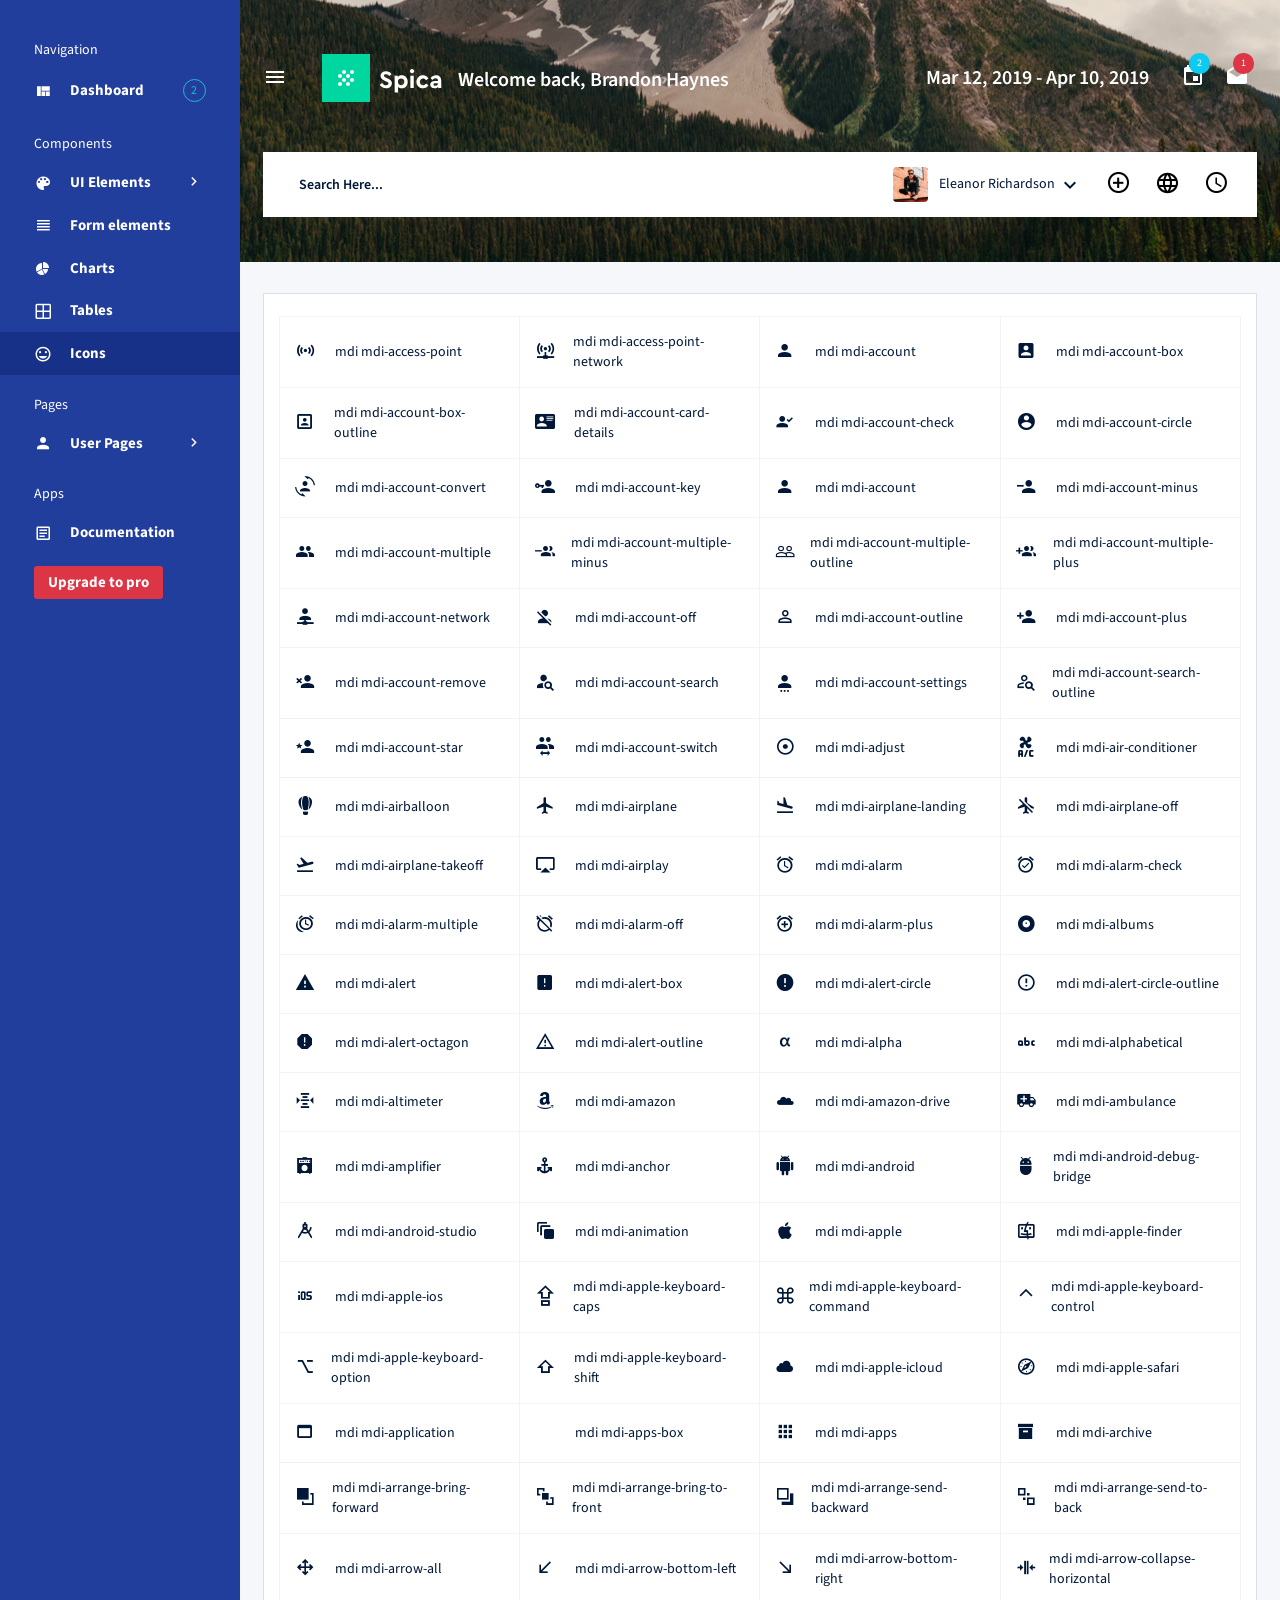
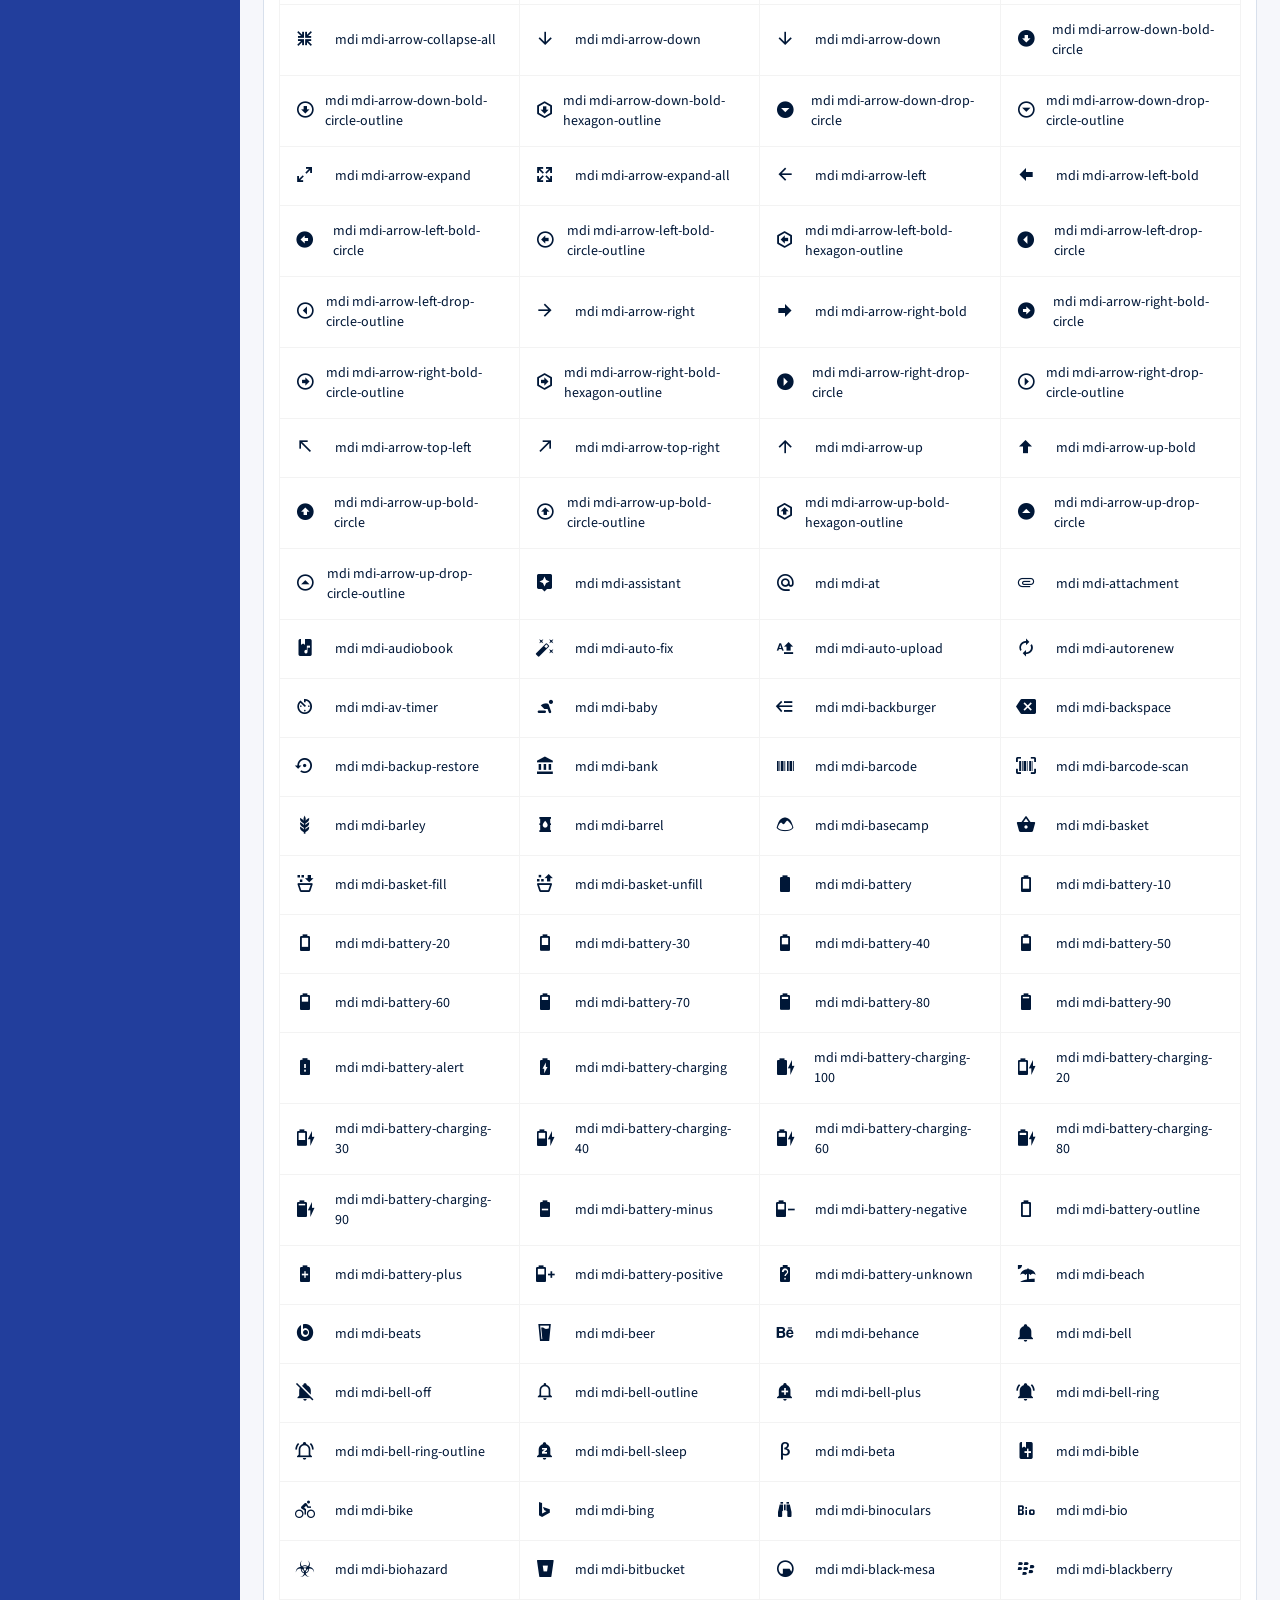
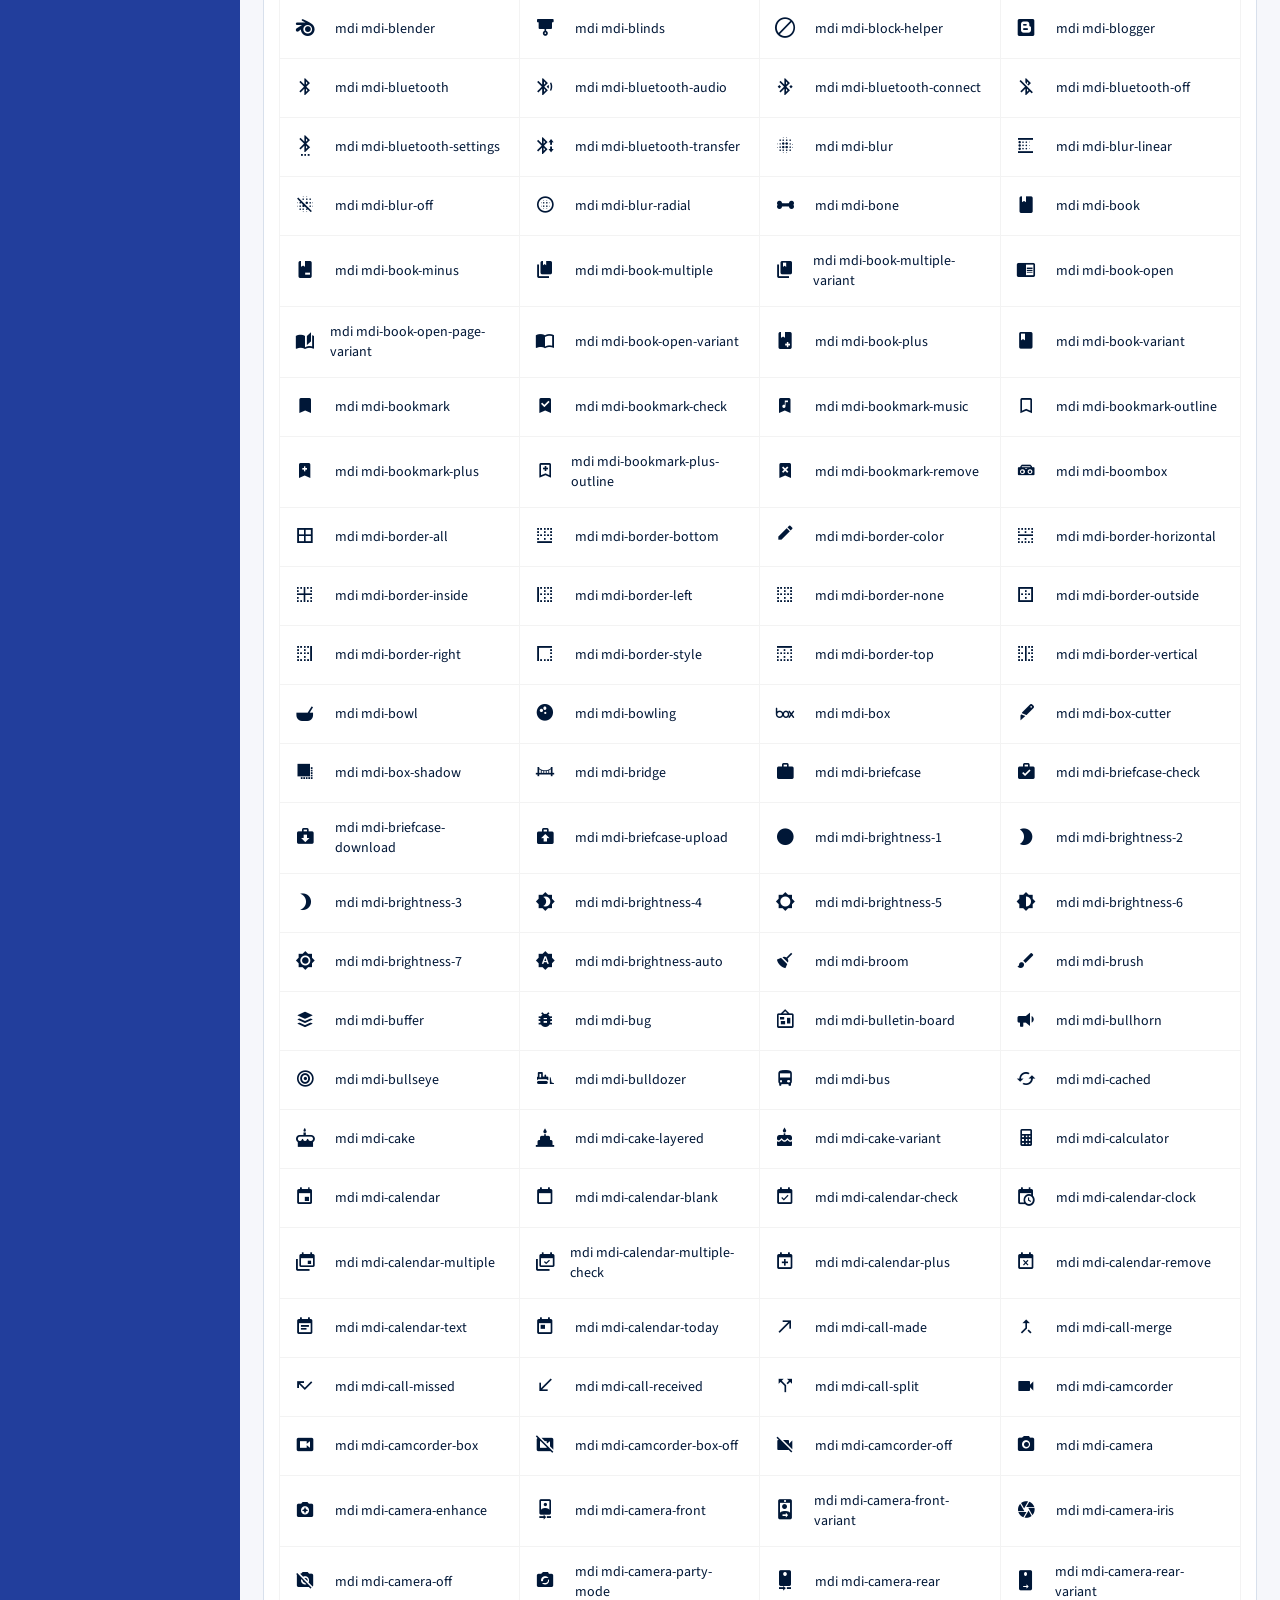
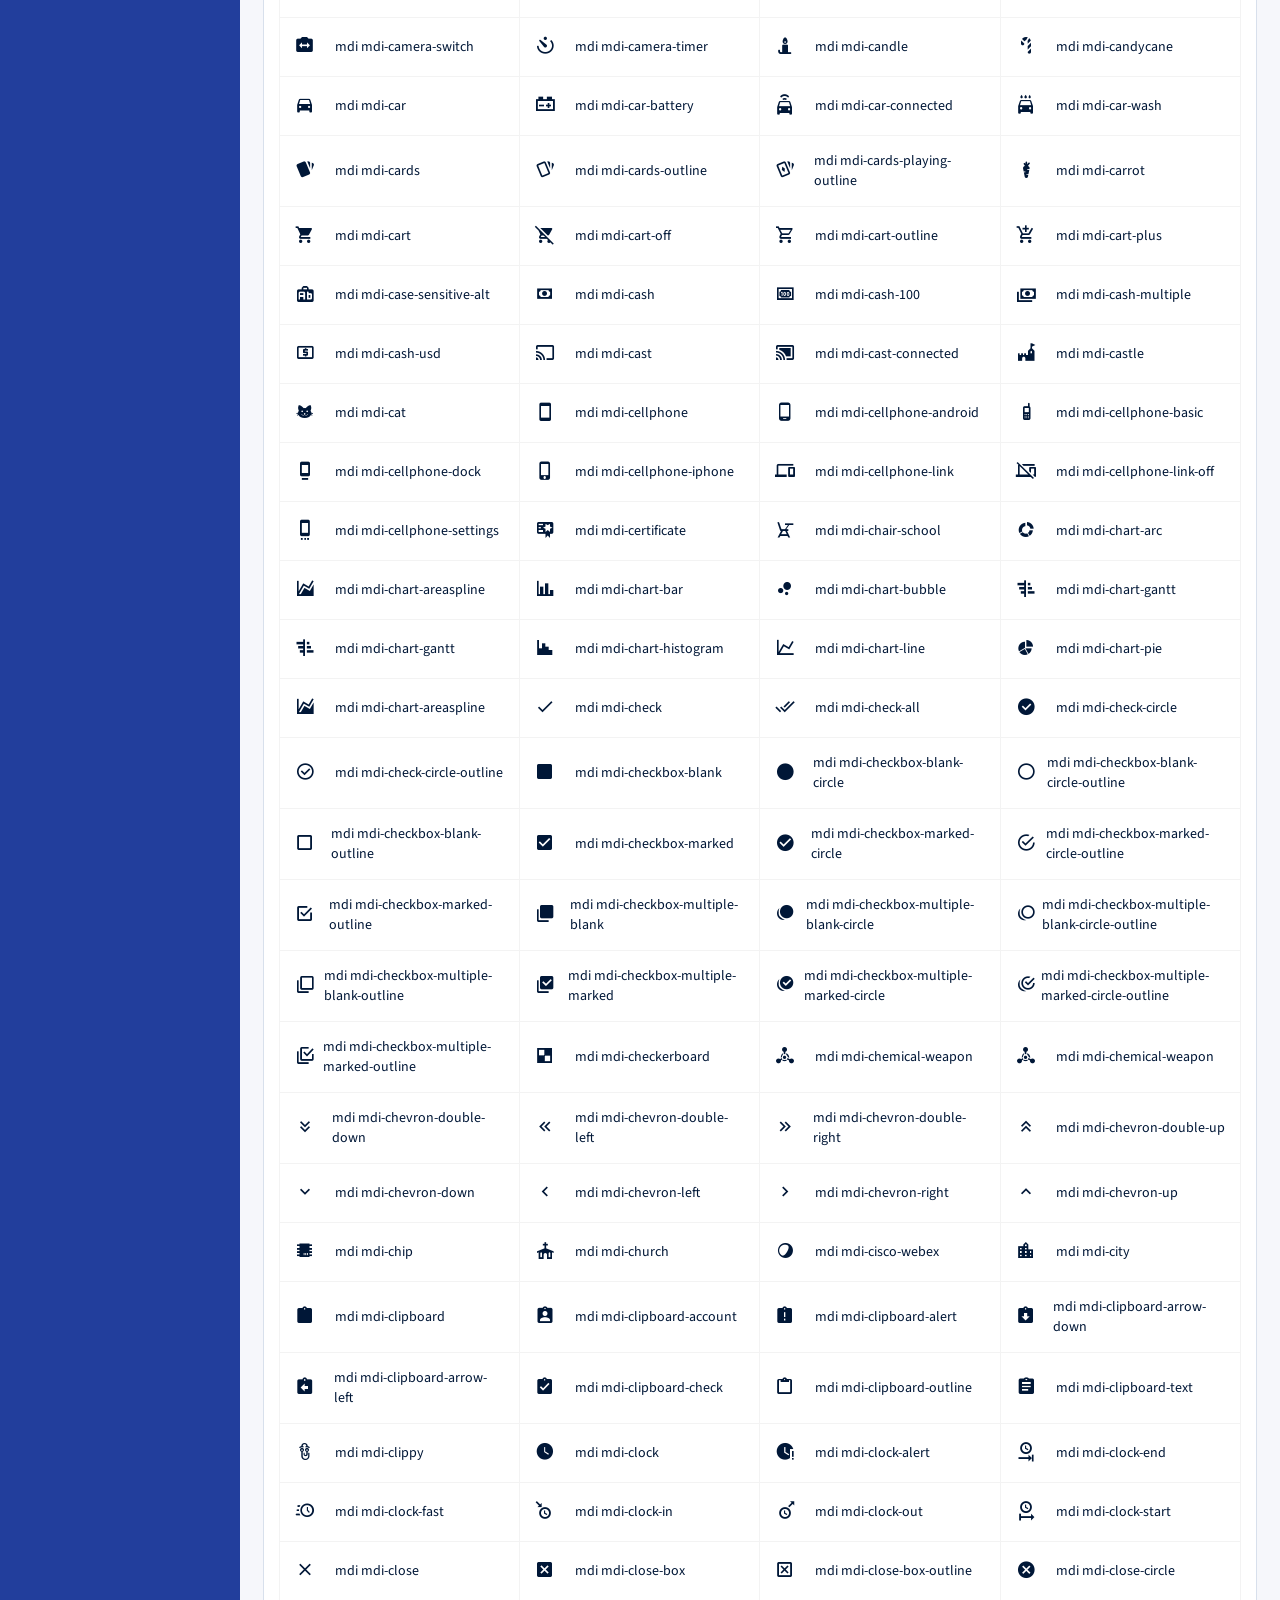
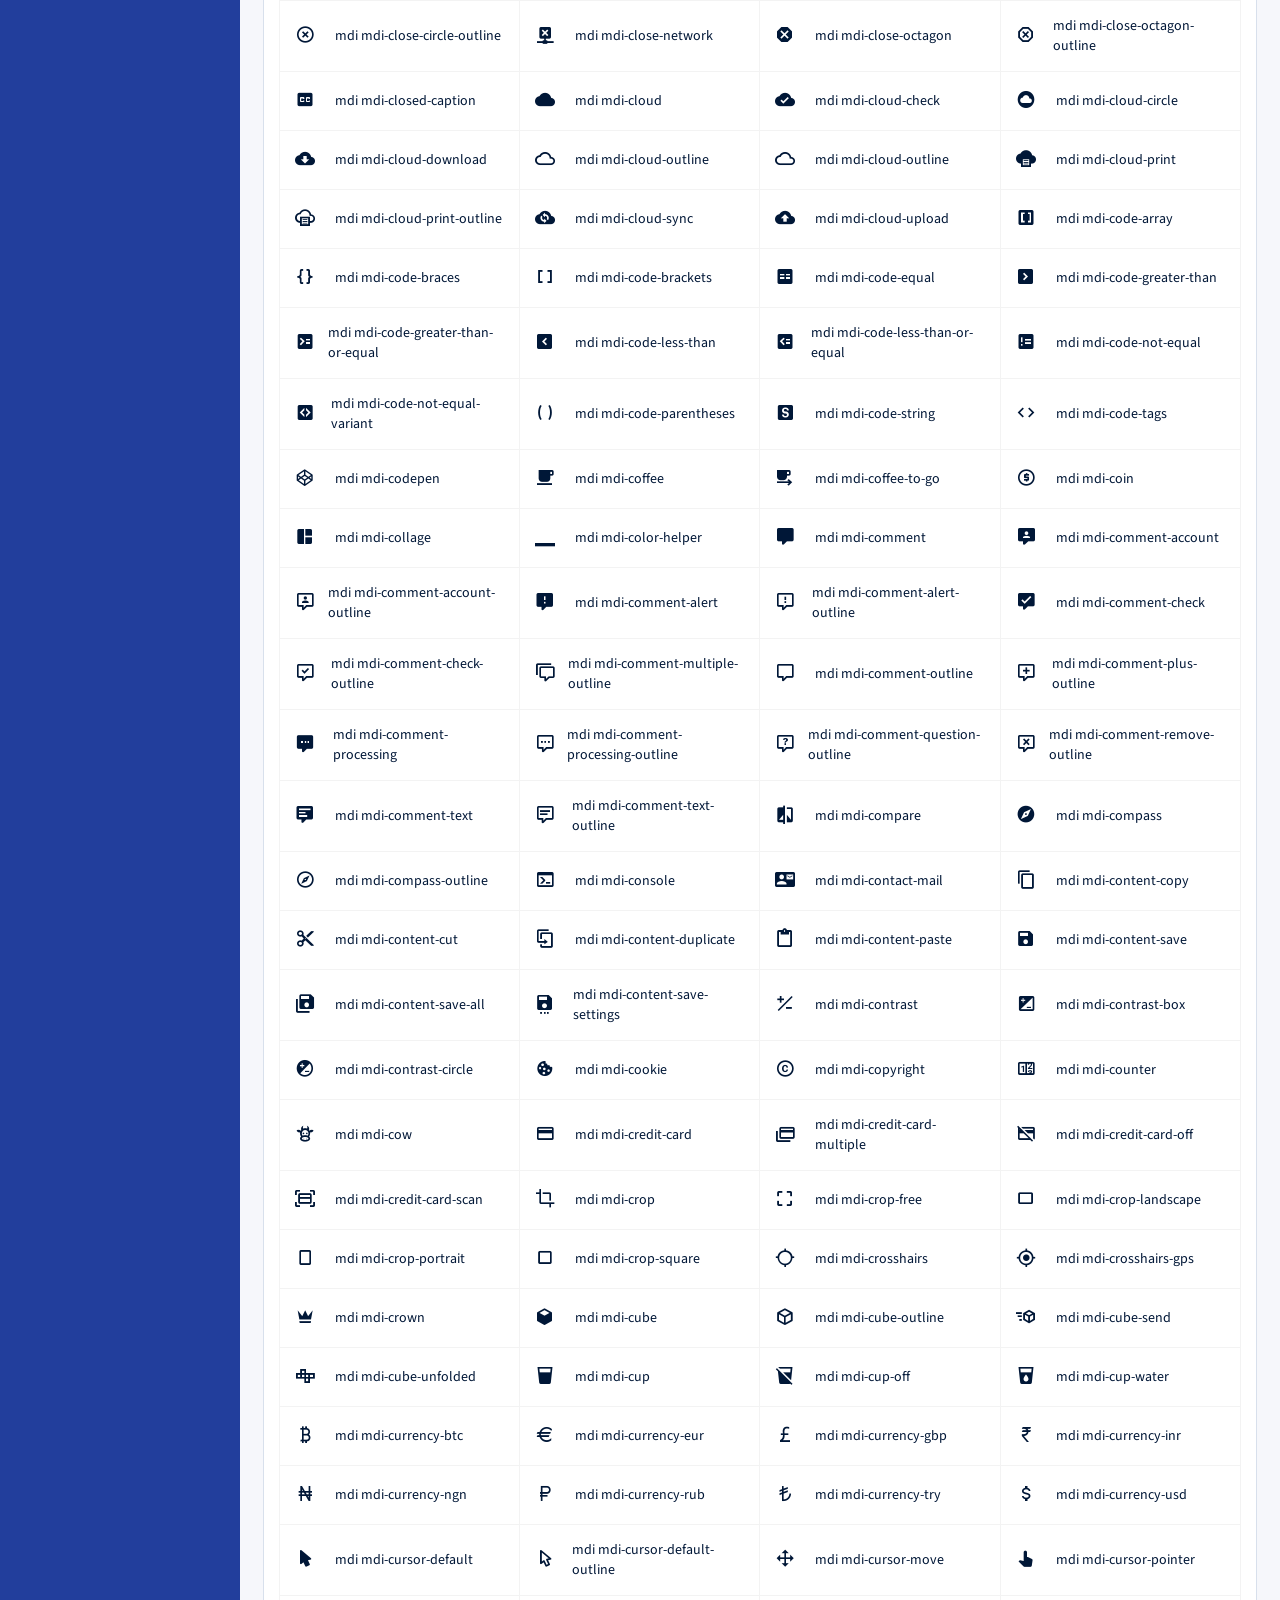
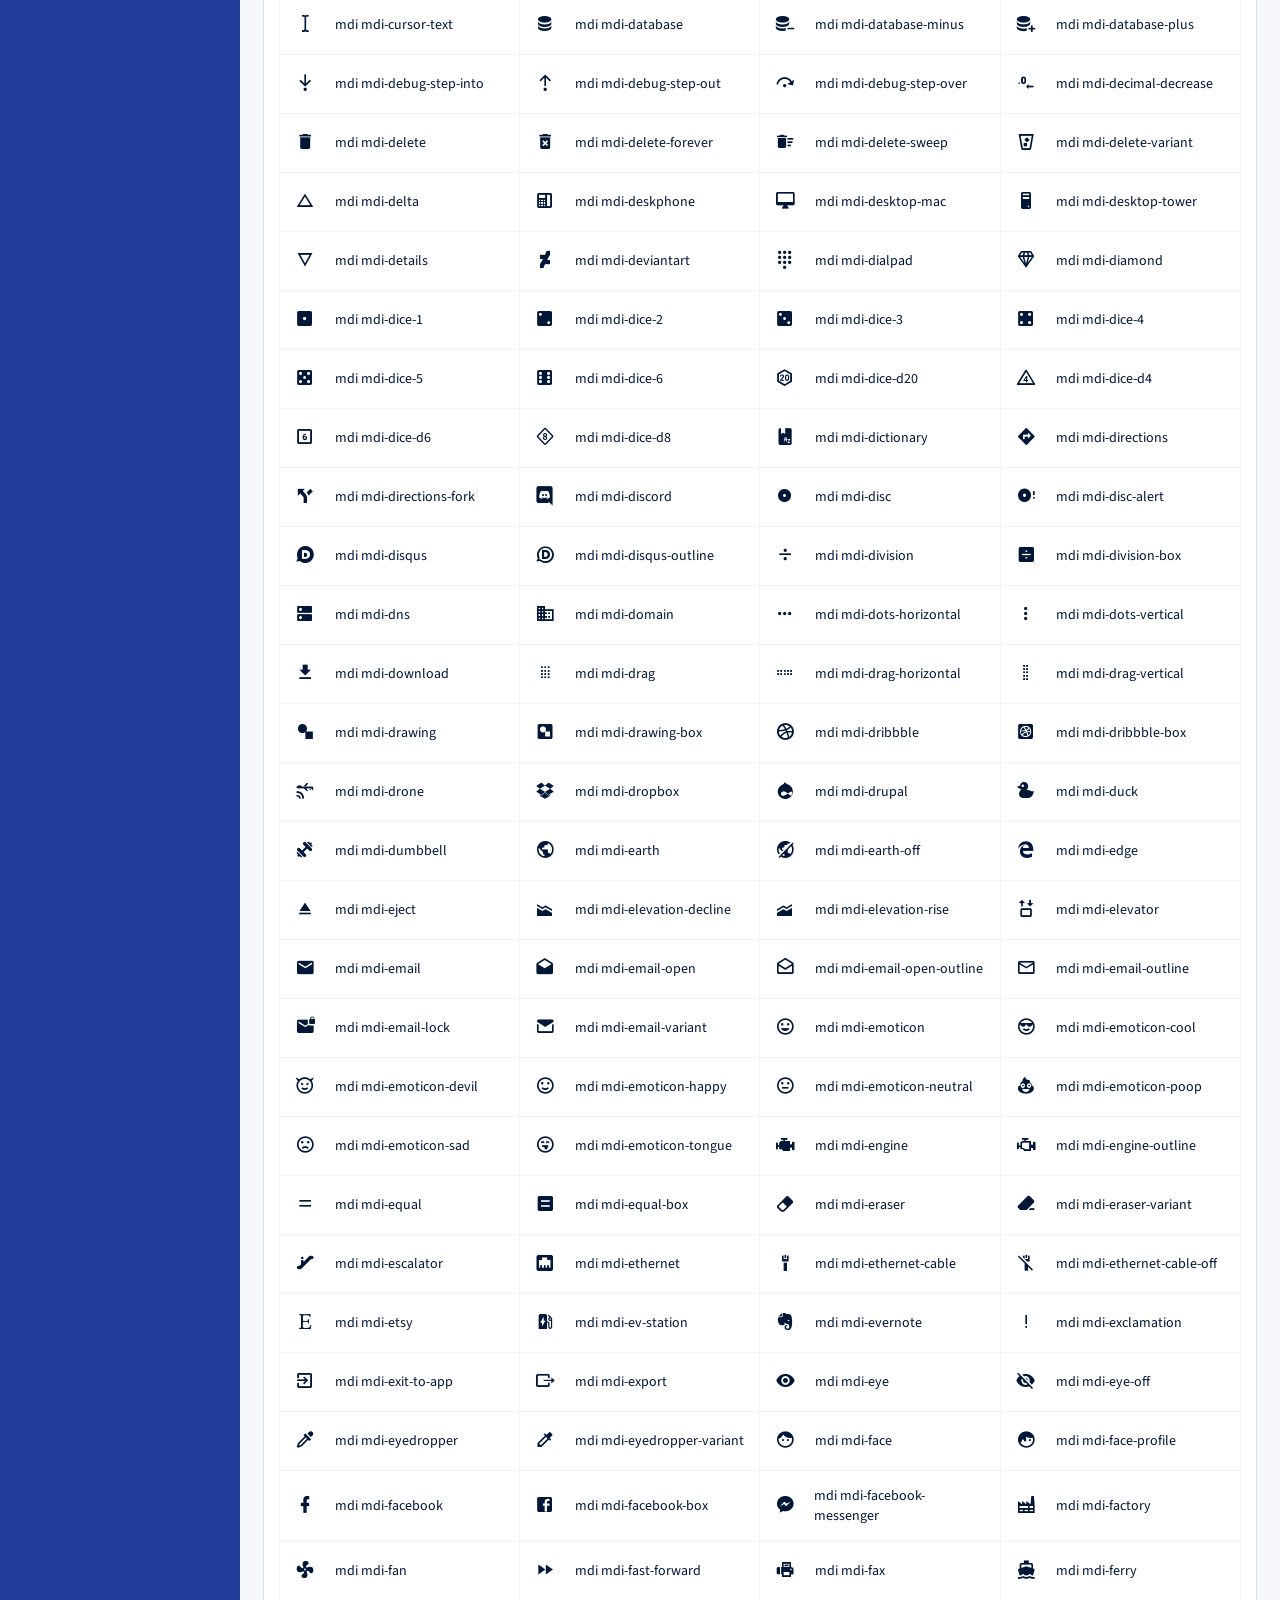
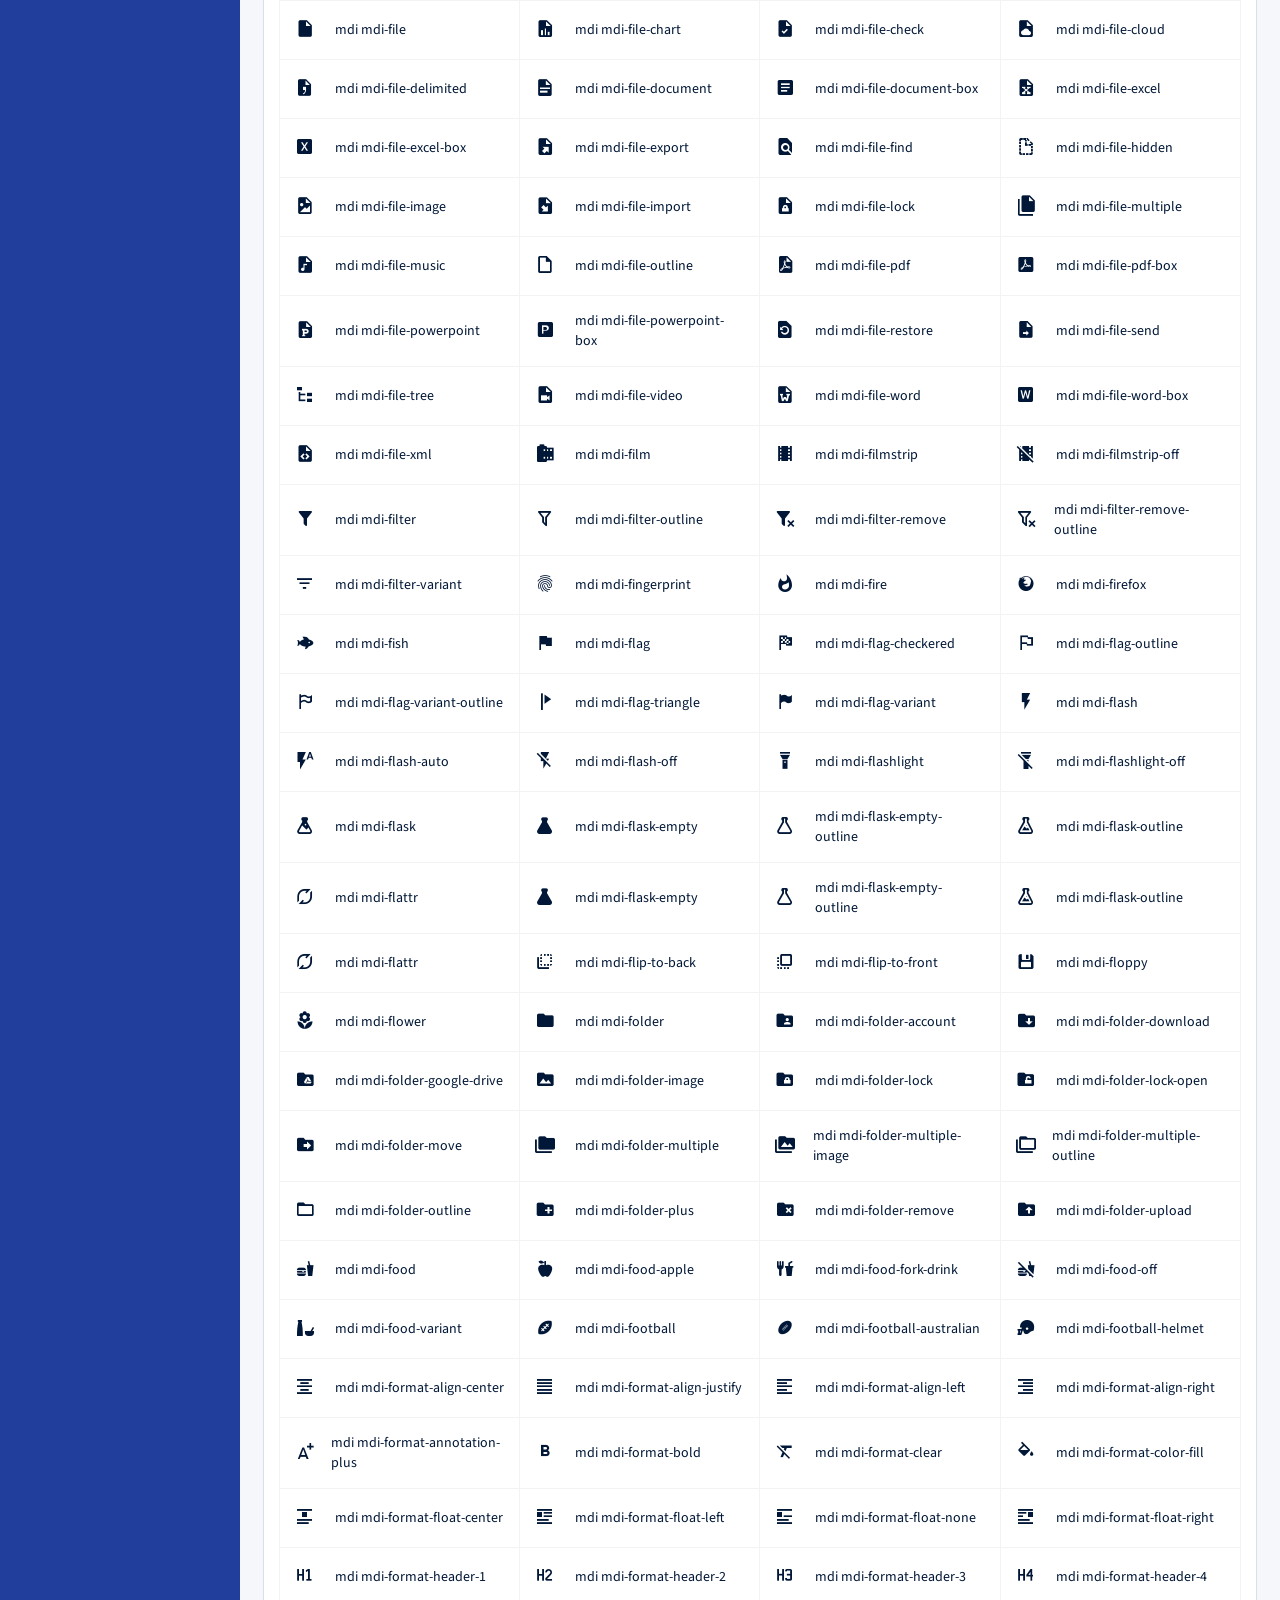
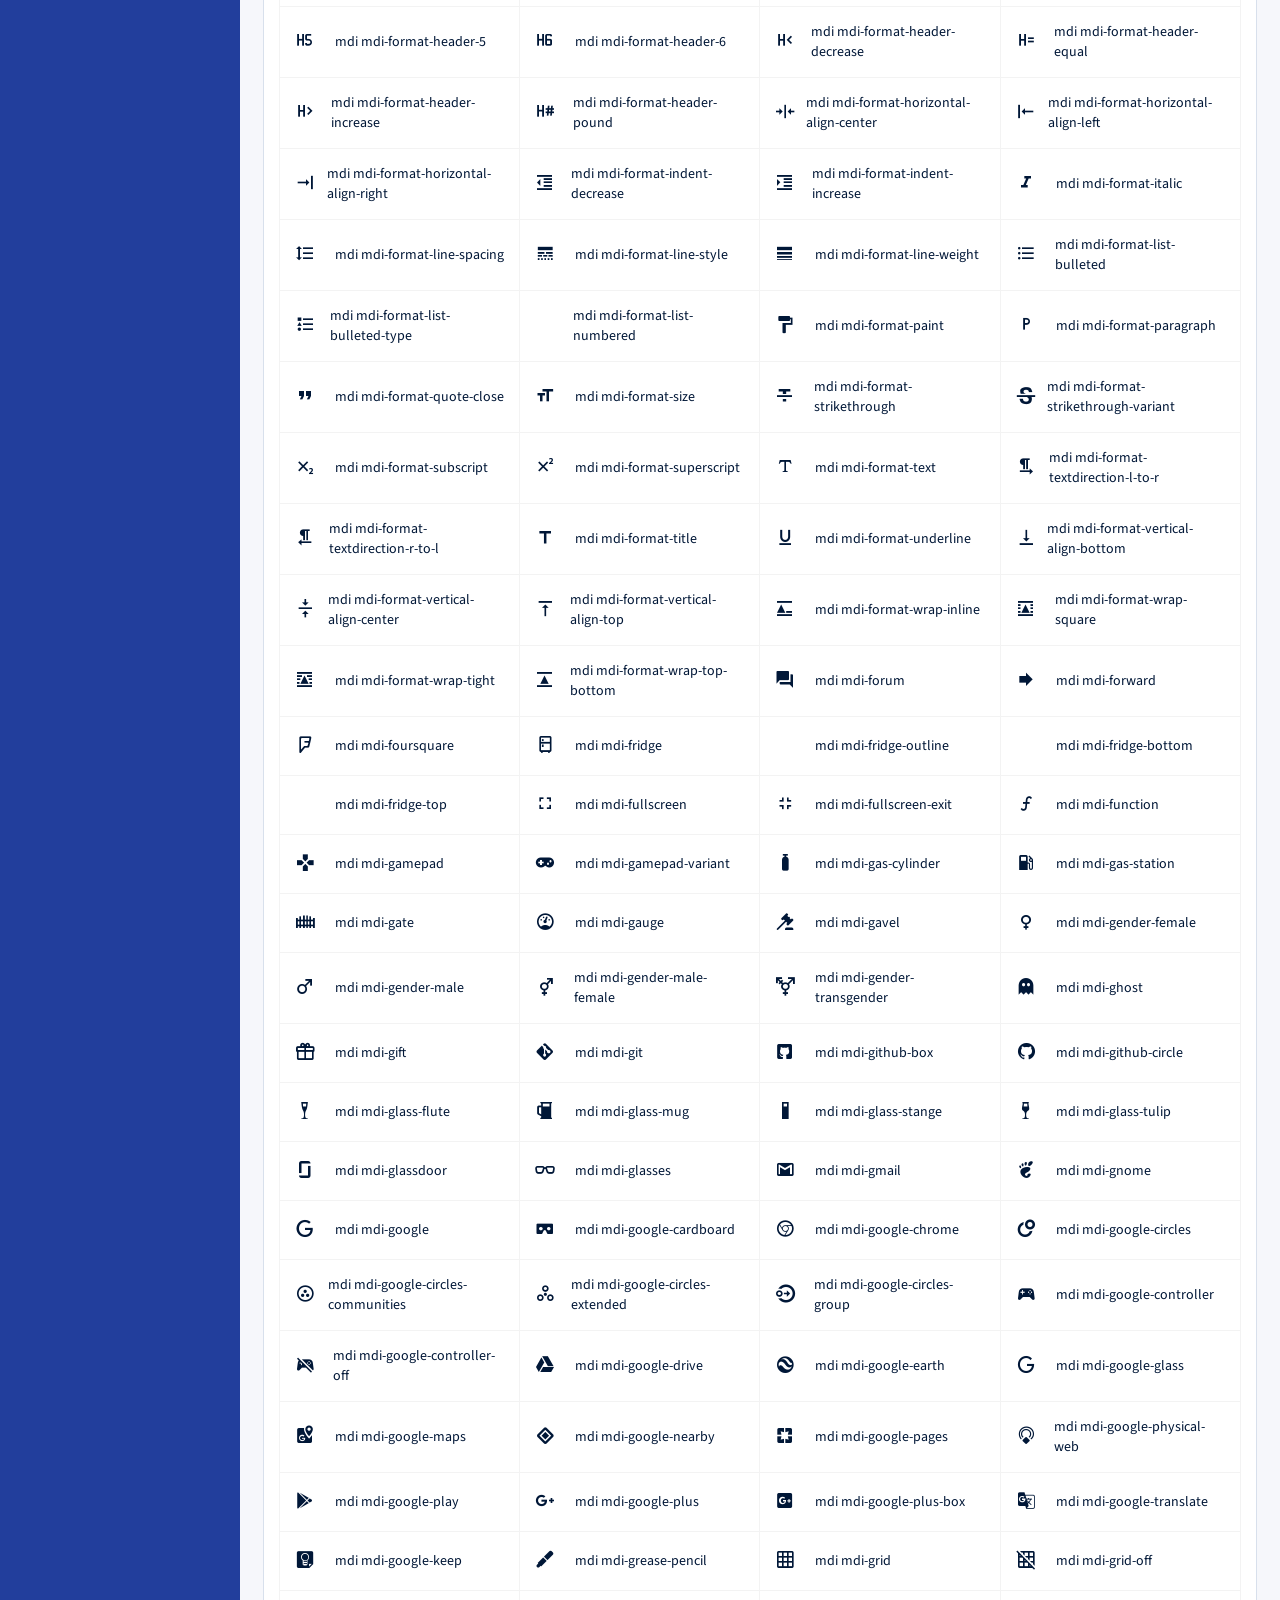
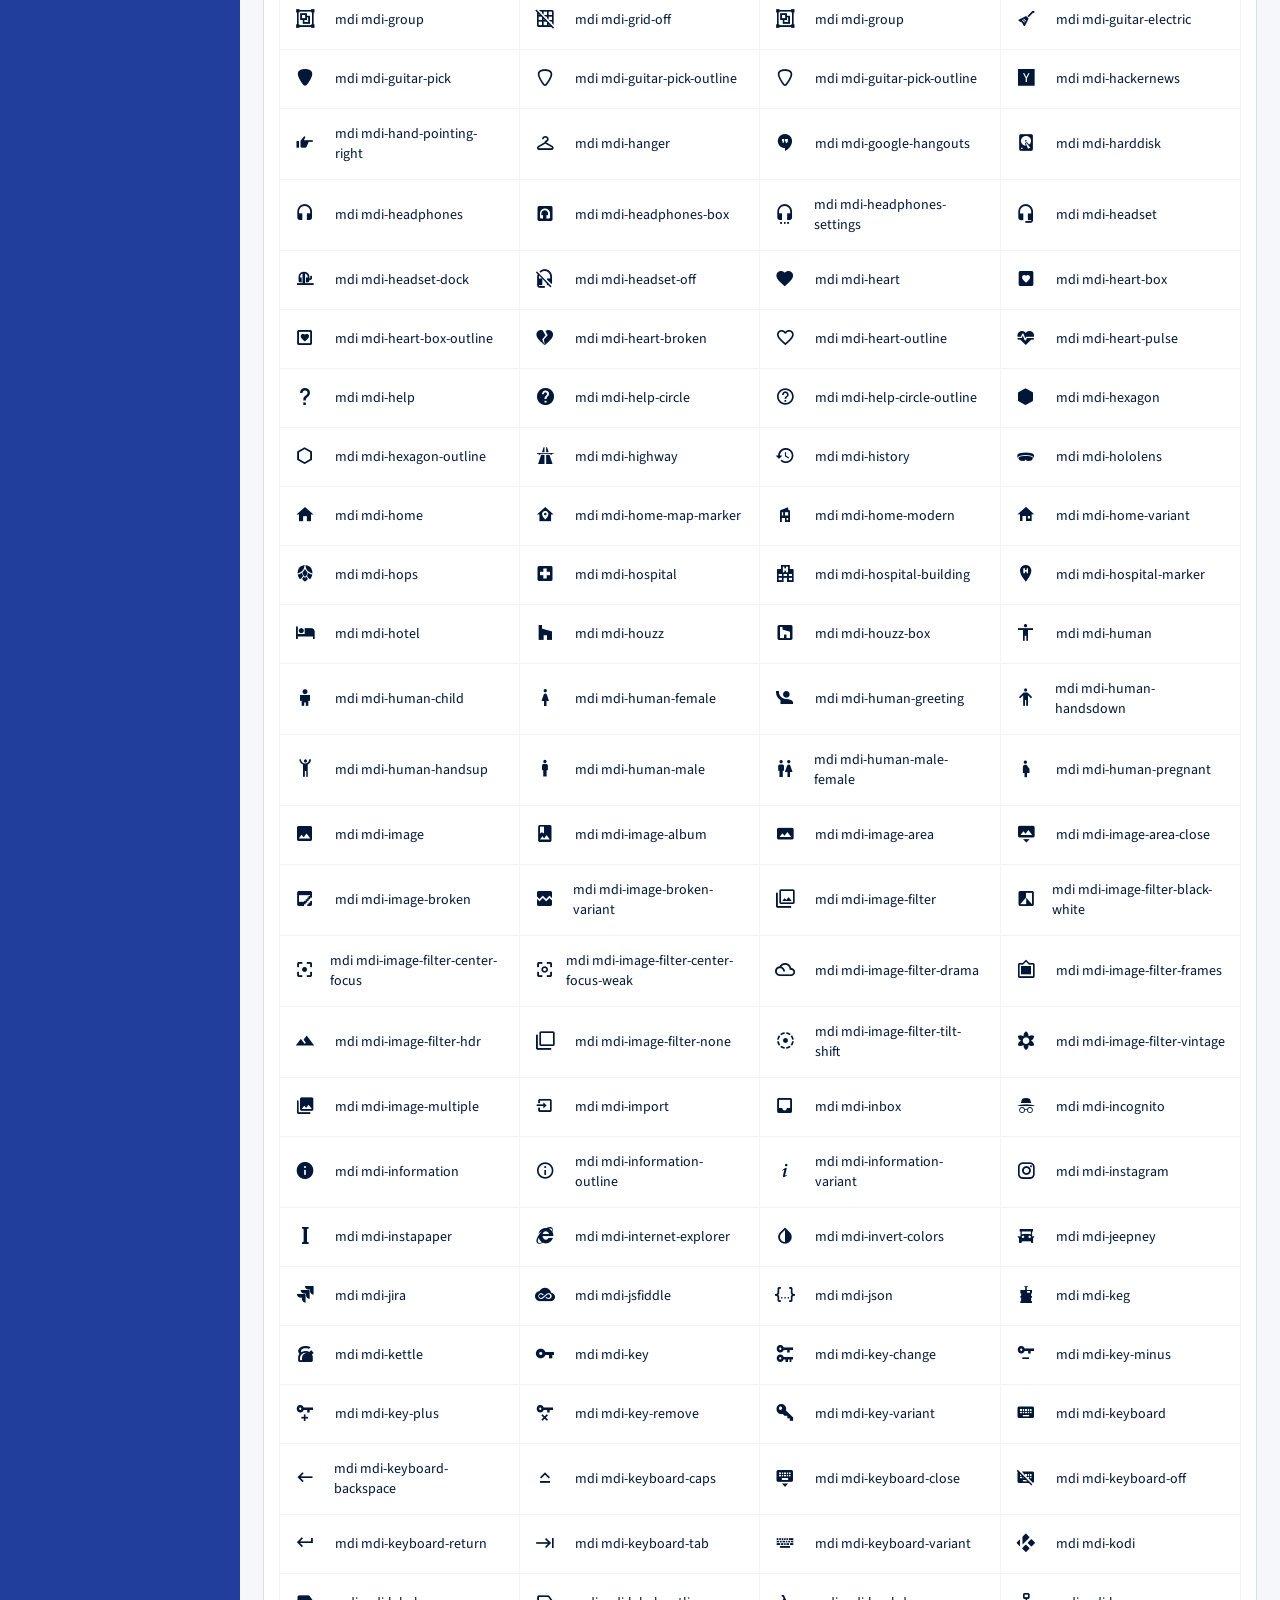
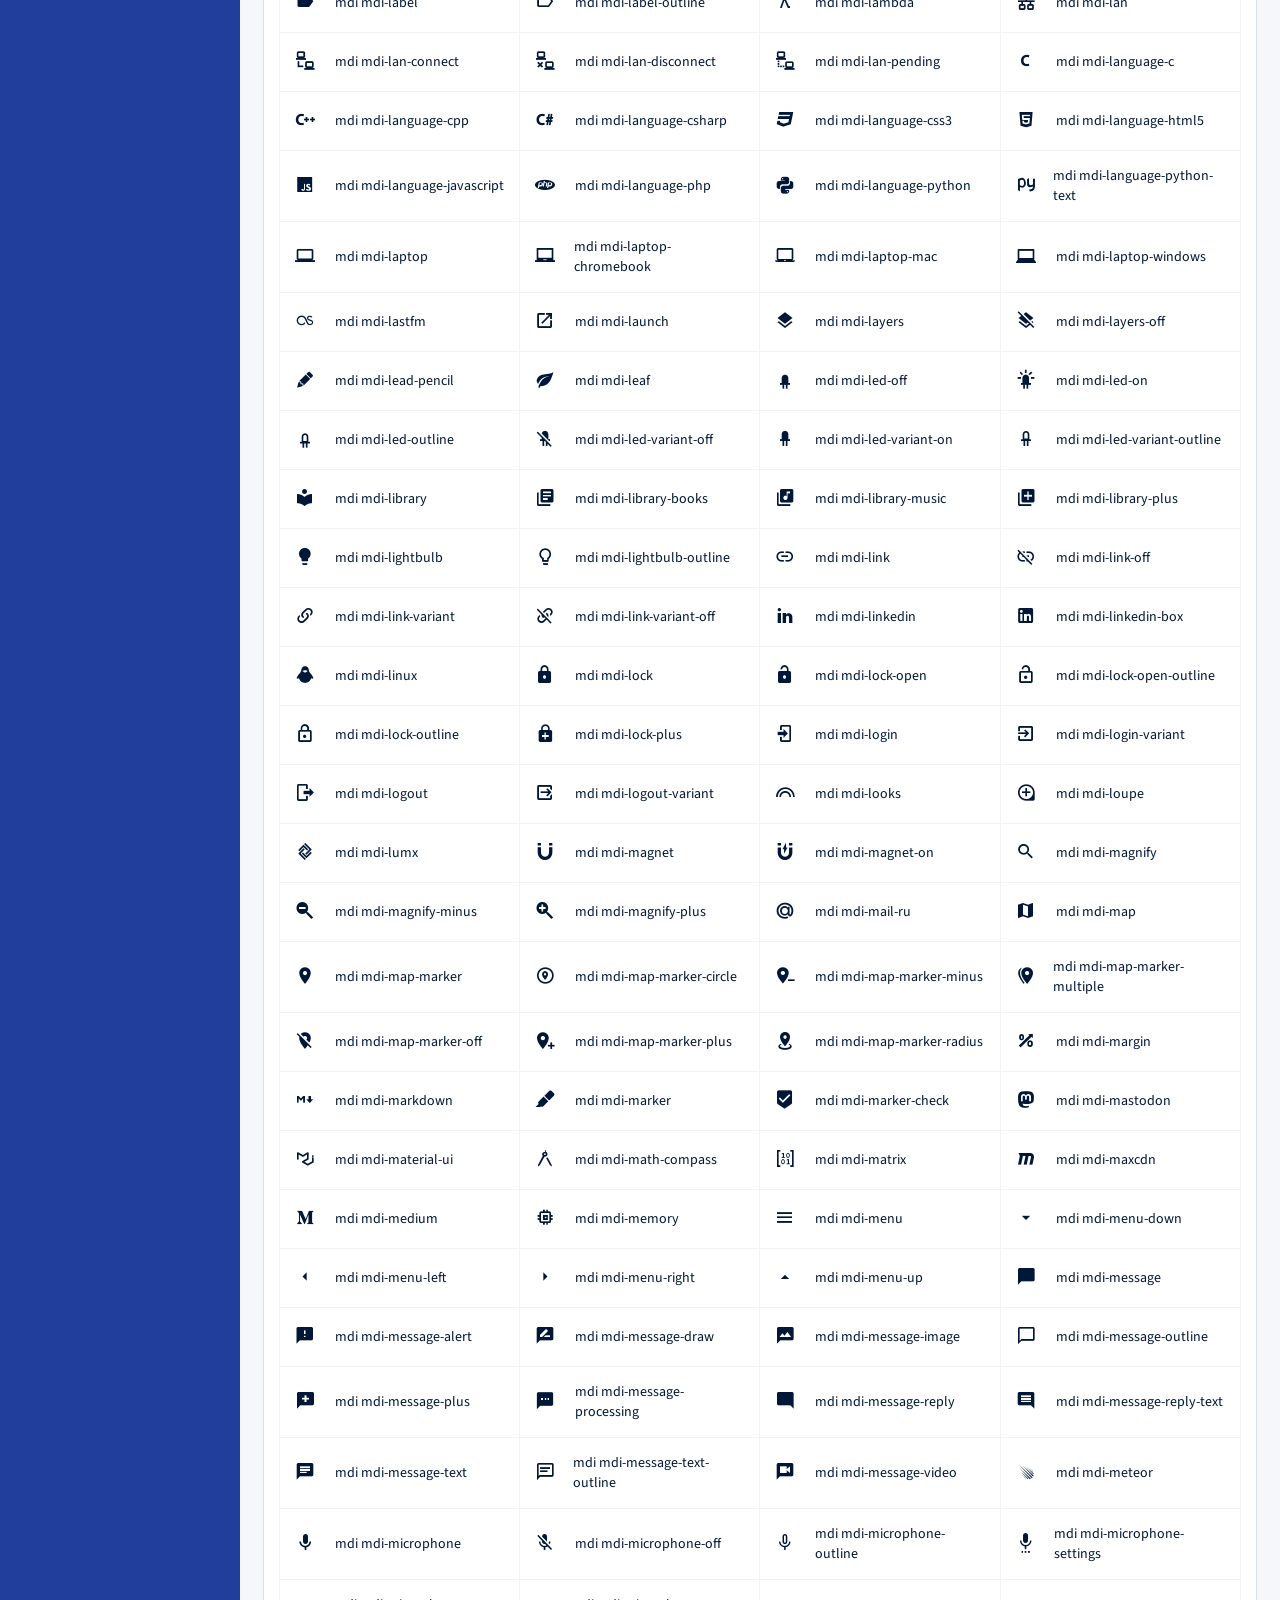
<file: assets/template/spica/template/pages/icons/mdi.html>
<!DOCTYPE html>
<html lang="id">

<head>
  <!-- Required meta tags -->
  <meta charset="utf-8">
  <meta name="viewport" content="width=device-width, initial-scale=1, shrink-to-fit=no">
  <title>Spica Admin</title>
  <!-- base:css -->
  <link rel="stylesheet" href="../../vendors/mdi/css/materialdesignicons.min.css">
  <link rel="stylesheet" href="../../vendors/css/vendor.bundle.base.css">
  <!-- endinject -->
  <!-- inject:css -->
  <link rel="stylesheet" href="../../css/style.css">
  <!-- endinject -->
  <link rel="shortcut icon" href="../../images/favicon.png" />
</head>

<body>
  <div class="container-scroller d-flex">
    <!-- partial:../../partials/_sidebar.html -->
    
    <nav class="sidebar sidebar-offcanvas" id="sidebar">
      <ul class="nav">
        <li class="nav-item sidebar-category">
          <p>Navigation</p>
          <span></span>
        </li>
        <li class="nav-item">
          <a class="nav-link" href="../../index.html">
            <i class="mdi mdi-view-quilt menu-icon"></i>
            <span class="menu-title">Dashboard</span>
            <div class="badge badge-info badge-pill">2</div>
          </a>
        </li>
        <li class="nav-item sidebar-category">
          <p>Components</p>
          <span></span>
        </li>
        <li class="nav-item">
          <a class="nav-link" data-bs-toggle="collapse" href="#ui-basic" aria-expanded="false" aria-controls="ui-basic">
            <i class="mdi mdi-palette menu-icon"></i>
            <span class="menu-title">UI Elements</span>
            <i class="menu-arrow"></i>
          </a>
          <div class="collapse" id="ui-basic">
            <ul class="nav flex-column sub-menu">
              <li class="nav-item"> <a class="nav-link" href="../../pages/ui-features/buttons.html">Buttons</a></li>
              <li class="nav-item"> <a class="nav-link" href="../../pages/ui-features/typography.html">Typography</a></li>
            </ul>
          </div>
        </li>
        <li class="nav-item">
          <a class="nav-link" href="../../pages/forms/basic_elements.html">
            <i class="mdi mdi-view-headline menu-icon"></i>
            <span class="menu-title">Form elements</span>
          </a>
        </li>
        <li class="nav-item">
          <a class="nav-link" href="../../pages/charts/chartjs.html">
            <i class="mdi mdi-chart-pie menu-icon"></i>
            <span class="menu-title">Charts</span>
          </a>
        </li>
        <li class="nav-item">
          <a class="nav-link" href="../../pages/tables/basic-table.html">
            <i class="mdi mdi-grid-large menu-icon"></i>
            <span class="menu-title">Tables</span>
          </a>
        </li>
        <li class="nav-item">
          <a class="nav-link" href="../../pages/icons/mdi.html">
            <i class="mdi mdi-emoticon menu-icon"></i>
            <span class="menu-title">Icons</span>
          </a>
        </li>
        <li class="nav-item sidebar-category">
          <p>Pages</p>
          <span></span>
        </li>
        <li class="nav-item">
          <a class="nav-link" data-bs-toggle="collapse" href="#auth" aria-expanded="false" aria-controls="auth">
            <i class="mdi mdi-account menu-icon"></i>
            <span class="menu-title">User Pages</span>
            <i class="menu-arrow"></i>
          </a>
          <div class="collapse" id="auth">
            <ul class="nav flex-column sub-menu">
              <li class="nav-item"> <a class="nav-link" href="../../pages/samples/login.html"> Login </a></li>
              <li class="nav-item"> <a class="nav-link" href="../../pages/samples/login-2.html"> Login 2 </a></li>
              <li class="nav-item"> <a class="nav-link" href="../../pages/samples/register.html"> Register </a></li>
              <li class="nav-item"> <a class="nav-link" href="../../pages/samples/register-2.html"> Register 2 </a></li>
              <li class="nav-item"> <a class="nav-link" href="../../pages/samples/lock-screen.html"> Lockscreen </a></li>
            </ul>
          </div>
        </li>
        <li class="nav-item sidebar-category">
          <p>Apps</p>
          <span></span>
        </li>
        <li class="nav-item">
          <a class="nav-link" href="../../docs/documentation.html">
            <i class="mdi mdi-file-document-box-outline menu-icon"></i>
            <span class="menu-title">Documentation</span>
          </a>
        </li>
        <li class="nav-item">
          <a class="nav-link" href="https://www.bootstrapdash.com/product/spica-admin/">
            <button class="btn bg-danger btn-sm menu-title">Upgrade to pro</button>
          </a>
        </li>
      </ul>
    </nav>
    
    <!-- partial -->
    <div class="container-fluid page-body-wrapper">
      <!-- partial:../../partials/_navbar.html -->
      <nav class="navbar col-lg-12 col-12 px-0 py-0 py-lg-4 d-flex flex-row">
        <div class="navbar-menu-wrapper d-flex align-items-center justify-content-end">
          <button class="navbar-toggler navbar-toggler align-self-center" type="button" data-toggle="minimize">
            <span class="mdi mdi-menu"></span>
          </button>
          <div class="navbar-brand-wrapper">
            <a class="navbar-brand brand-logo" href="../../index.html"><img src="../../images/logo.svg" alt="logo"/></a>
            <a class="navbar-brand brand-logo-mini" href="../../index.html"><img src="../../images/logo-mini.svg" alt="logo"/></a>
          </div>
          <h4 class="font-weight-bold mb-0 d-none d-md-block mt-1">Welcome back, Brandon Haynes</h4>
          <ul class="navbar-nav navbar-nav-right">
            <li class="nav-item">
              <h4 class="mb-0 font-weight-bold d-none d-xl-block">Mar 12, 2019 - Apr 10, 2019</h4>
            </li>
            <li class="nav-item dropdown me-1">
              <a class="nav-link count-indicator dropdown-toggle d-flex justify-content-center align-items-center" id="messageDropdown" href="#" data-bs-toggle="dropdown">
                <i class="mdi mdi-calendar mx-0"></i>
                <span class="count bg-info">2</span>
              </a>
              <div class="dropdown-menu dropdown-menu-right navbar-dropdown preview-list" aria-labelledby="messageDropdown">
                <p class="mb-0 font-weight-normal float-left dropdown-header">Messages</p>
                <a class="dropdown-item preview-item">
                  <div class="preview-thumbnail">
                      <img src="../../images/faces/face4.jpg" alt="image" class="profile-pic">
                  </div>
                  <div class="preview-item-content flex-grow">
                    <h6 class="preview-subject ellipsis font-weight-normal">David Grey
                    </h6>
                    <p class="font-weight-light small-text text-muted mb-0">
                      The meeting is cancelled
                    </p>
                  </div>
                </a>
                <a class="dropdown-item preview-item">
                  <div class="preview-thumbnail">
                      <img src="../../images/faces/face2.jpg" alt="image" class="profile-pic">
                  </div>
                  <div class="preview-item-content flex-grow">
                    <h6 class="preview-subject ellipsis font-weight-normal">Tim Cook
                    </h6>
                    <p class="font-weight-light small-text text-muted mb-0">
                      New product launch
                    </p>
                  </div>
                </a>
                <a class="dropdown-item preview-item">
                  <div class="preview-thumbnail">
                      <img src="../../images/faces/face3.jpg" alt="image" class="profile-pic">
                  </div>
                  <div class="preview-item-content flex-grow">
                    <h6 class="preview-subject ellipsis font-weight-normal"> Johnson
                    </h6>
                    <p class="font-weight-light small-text text-muted mb-0">
                      Upcoming board meeting
                    </p>
                  </div>
                </a>
              </div>
            </li>
            <li class="nav-item dropdown me-2">
              <a class="nav-link count-indicator dropdown-toggle d-flex align-items-center justify-content-center" id="notificationDropdown" href="#" data-bs-toggle="dropdown">
                <i class="mdi mdi-email-open mx-0"></i>
                <span class="count bg-danger">1</span>
              </a>
              <div class="dropdown-menu dropdown-menu-right navbar-dropdown preview-list" aria-labelledby="notificationDropdown">
                <p class="mb-0 font-weight-normal float-left dropdown-header">Notifications</p>
                <a class="dropdown-item preview-item">
                  <div class="preview-thumbnail">
                    <div class="preview-icon bg-success">
                      <i class="mdi mdi-information mx-0"></i>
                    </div>
                  </div>
                  <div class="preview-item-content">
                    <h6 class="preview-subject font-weight-normal">Application Error</h6>
                    <p class="font-weight-light small-text mb-0 text-muted">
                      Just now
                    </p>
                  </div>
                </a>
                <a class="dropdown-item preview-item">
                  <div class="preview-thumbnail">
                    <div class="preview-icon bg-warning">
                      <i class="mdi mdi-settings mx-0"></i>
                    </div>
                  </div>
                  <div class="preview-item-content">
                    <h6 class="preview-subject font-weight-normal">Settings</h6>
                    <p class="font-weight-light small-text mb-0 text-muted">
                      Private message
                    </p>
                  </div>
                </a>
                <a class="dropdown-item preview-item">
                  <div class="preview-thumbnail">
                    <div class="preview-icon bg-info">
                      <i class="mdi mdi-account-box mx-0"></i>
                    </div>
                  </div>
                  <div class="preview-item-content">
                    <h6 class="preview-subject font-weight-normal">New user registration</h6>
                    <p class="font-weight-light small-text mb-0 text-muted">
                      2 days ago
                    </p>
                  </div>
                </a>
              </div>
            </li>
          </ul>
          <button class="navbar-toggler navbar-toggler-right d-lg-none align-self-center" type="button" data-toggle="offcanvas">
            <span class="mdi mdi-menu"></span>
          </button>
        </div>
        <div class="navbar-menu-wrapper navbar-search-wrapper d-none d-lg-flex align-items-center">
          <ul class="navbar-nav mr-lg-2">
            <li class="nav-item nav-search d-none d-lg-block">
              <div class="input-group">
                <input type="text" class="form-control" placeholder="Search Here..." aria-label="search" aria-describedby="search">
              </div>
            </li>
          </ul>
          <ul class="navbar-nav navbar-nav-right">
            <li class="nav-item nav-profile dropdown">
              <a class="nav-link dropdown-toggle" href="#" data-bs-toggle="dropdown" id="profileDropdown">
                <img src="../../images/faces/face5.jpg" alt="profile"/>
                <span class="nav-profile-name">Eleanor Richardson</span>
              </a>
              <div class="dropdown-menu dropdown-menu-right navbar-dropdown" aria-labelledby="profileDropdown">
                <a class="dropdown-item">
                  <i class="mdi mdi-settings text-primary"></i>
                  Settings
                </a>
                <a class="dropdown-item">
                  <i class="mdi mdi-logout text-primary"></i>
                  Logout
                </a>
              </div>
            </li>
            <li class="nav-item">
              <a href="#" class="nav-link icon-link">
                <i class="mdi mdi-plus-circle-outline"></i>
              </a>
            </li>
            <li class="nav-item">
              <a href="#" class="nav-link icon-link">
                <i class="mdi mdi-web"></i>
              </a>
            </li>
            <li class="nav-item">
              <a href="#" class="nav-link icon-link">
                <i class="mdi mdi-clock-outline"></i>
              </a>
            </li>
          </ul>
        </div>
      </nav>
      <!-- partial -->
      <div class="main-panel">        
        <div class="content-wrapper">
          <div class="row">
            <div class="col-lg-12 grid-margin">
              <div class="card">
                <div class="card-body">
                    <div class="row icons-list">
                        <div class="col-sm-6 col-md-4 col-lg-3">
                          <i class="mdi mdi-access-point"></i> mdi mdi-access-point </div>
                        <div class="col-sm-6 col-md-4 col-lg-3">
                          <i class="mdi mdi-access-point-network"></i> mdi mdi-access-point-network </div>
                        <div class="col-sm-6 col-md-4 col-lg-3">
                          <i class="mdi mdi-account"></i> mdi mdi-account </div>
                        <div class="col-sm-6 col-md-4 col-lg-3">
                          <i class="mdi mdi-account-box"></i> mdi mdi-account-box </div>
                        <div class="col-sm-6 col-md-4 col-lg-3">
                          <i class="mdi mdi-account-box-outline"></i> mdi mdi-account-box-outline </div>
                        <div class="col-sm-6 col-md-4 col-lg-3">
                          <i class="mdi mdi-account-card-details"></i> mdi mdi-account-card-details </div>
                        <div class="col-sm-6 col-md-4 col-lg-3">
                          <i class="mdi mdi-account-check"></i> mdi mdi-account-check </div>
                        <div class="col-sm-6 col-md-4 col-lg-3">
                          <i class="mdi mdi-account-circle"></i> mdi mdi-account-circle </div>
                        <div class="col-sm-6 col-md-4 col-lg-3">
                          <i class="mdi mdi-account-convert"></i> mdi mdi-account-convert </div>
                        <div class="col-sm-6 col-md-4 col-lg-3">
                          <i class="mdi mdi-account-key"></i> mdi mdi-account-key </div>
                        <div class="col-sm-6 col-md-4 col-lg-3">
                          <i class="mdi mdi-account"></i> mdi mdi-account </div>
                        <div class="col-sm-6 col-md-4 col-lg-3">
                          <i class="mdi mdi-account-minus"></i> mdi mdi-account-minus </div>
                        <div class="col-sm-6 col-md-4 col-lg-3">
                          <i class="mdi mdi-account-multiple"></i> mdi mdi-account-multiple </div>
                        <div class="col-sm-6 col-md-4 col-lg-3">
                          <i class="mdi mdi-account-multiple-minus"></i> mdi mdi-account-multiple-minus </div>
                        <div class="col-sm-6 col-md-4 col-lg-3">
                          <i class="mdi mdi-account-multiple-outline"></i> mdi mdi-account-multiple-outline </div>
                        <div class="col-sm-6 col-md-4 col-lg-3">
                          <i class="mdi mdi-account-multiple-plus"></i> mdi mdi-account-multiple-plus </div>
                        <div class="col-sm-6 col-md-4 col-lg-3">
                          <i class="mdi mdi-account-network"></i> mdi mdi-account-network </div>
                        <div class="col-sm-6 col-md-4 col-lg-3">
                          <i class="mdi mdi-account-off"></i> mdi mdi-account-off </div>
                        <div class="col-sm-6 col-md-4 col-lg-3">
                          <i class="mdi mdi-account-outline"></i> mdi mdi-account-outline </div>
                        <div class="col-sm-6 col-md-4 col-lg-3">
                          <i class="mdi mdi-account-plus"></i> mdi mdi-account-plus </div>
                        <div class="col-sm-6 col-md-4 col-lg-3">
                          <i class="mdi mdi-account-remove"></i> mdi mdi-account-remove </div>
                        <div class="col-sm-6 col-md-4 col-lg-3">
                          <i class="mdi mdi-account-search"></i> mdi mdi-account-search </div>
                        <div class="col-sm-6 col-md-4 col-lg-3">
                          <i class="mdi mdi-account-settings"></i> mdi mdi-account-settings </div>
                        <div class="col-sm-6 col-md-4 col-lg-3">
                          <i class="mdi mdi-account-search-outline"></i> mdi mdi-account-search-outline </div>
                        <div class="col-sm-6 col-md-4 col-lg-3">
                          <i class="mdi mdi-account-star"></i> mdi mdi-account-star </div>
                        <div class="col-sm-6 col-md-4 col-lg-3">
                          <i class="mdi mdi-account-switch"></i> mdi mdi-account-switch </div>
                        <div class="col-sm-6 col-md-4 col-lg-3">
                          <i class="mdi mdi-adjust"></i> mdi mdi-adjust </div>
                        <div class="col-sm-6 col-md-4 col-lg-3">
                          <i class="mdi mdi-air-conditioner"></i> mdi mdi-air-conditioner </div>
                        <div class="col-sm-6 col-md-4 col-lg-3">
                          <i class="mdi mdi-airballoon"></i> mdi mdi-airballoon </div>
                        <div class="col-sm-6 col-md-4 col-lg-3">
                          <i class="mdi mdi-airplane"></i> mdi mdi-airplane </div>
                        <div class="col-sm-6 col-md-4 col-lg-3">
                          <i class="mdi mdi-airplane-landing"></i> mdi mdi-airplane-landing </div>
                        <div class="col-sm-6 col-md-4 col-lg-3">
                          <i class="mdi mdi-airplane-off"></i> mdi mdi-airplane-off </div>
                        <div class="col-sm-6 col-md-4 col-lg-3">
                          <i class="mdi mdi-airplane-takeoff"></i> mdi mdi-airplane-takeoff </div>
                        <div class="col-sm-6 col-md-4 col-lg-3">
                          <i class="mdi mdi-airplay"></i> mdi mdi-airplay </div>
                        <div class="col-sm-6 col-md-4 col-lg-3">
                          <i class="mdi mdi-alarm"></i> mdi mdi-alarm </div>
                        <div class="col-sm-6 col-md-4 col-lg-3">
                          <i class="mdi mdi-alarm-check"></i> mdi mdi-alarm-check </div>
                        <div class="col-sm-6 col-md-4 col-lg-3">
                          <i class="mdi mdi-alarm-multiple"></i> mdi mdi-alarm-multiple </div>
                        <div class="col-sm-6 col-md-4 col-lg-3">
                          <i class="mdi mdi-alarm-off"></i> mdi mdi-alarm-off </div>
                        <div class="col-sm-6 col-md-4 col-lg-3">
                          <i class="mdi mdi-alarm-plus"></i> mdi mdi-alarm-plus </div>
                        <div class="col-sm-6 col-md-4 col-lg-3">
                          <i class="mdi mdi-album"></i> mdi mdi-albums </div>
                        <div class="col-sm-6 col-md-4 col-lg-3">
                          <i class="mdi mdi-alert"></i> mdi mdi-alert </div>
                        <div class="col-sm-6 col-md-4 col-lg-3">
                          <i class="mdi mdi-alert-box"></i> mdi mdi-alert-box </div>
                        <div class="col-sm-6 col-md-4 col-lg-3">
                          <i class="mdi mdi-alert-circle"></i> mdi mdi-alert-circle </div>
                        <div class="col-sm-6 col-md-4 col-lg-3">
                          <i class="mdi mdi-alert-circle-outline"></i> mdi mdi-alert-circle-outline </div>
                        <div class="col-sm-6 col-md-4 col-lg-3">
                          <i class="mdi mdi-alert-octagon"></i> mdi mdi-alert-octagon </div>
                        <div class="col-sm-6 col-md-4 col-lg-3">
                          <i class="mdi mdi-alert-outline"></i> mdi mdi-alert-outline </div>
                        <div class="col-sm-6 col-md-4 col-lg-3">
                          <i class="mdi mdi-alpha"></i> mdi mdi-alpha </div>
                        <div class="col-sm-6 col-md-4 col-lg-3">
                          <i class="mdi mdi-alphabetical"></i> mdi mdi-alphabetical </div>
                        <div class="col-sm-6 col-md-4 col-lg-3">
                          <i class="mdi mdi-altimeter"></i> mdi mdi-altimeter </div>
                        <div class="col-sm-6 col-md-4 col-lg-3">
                          <i class="mdi mdi-amazon"></i> mdi mdi-amazon </div>
                        <div class="col-sm-6 col-md-4 col-lg-3">
                          <i class="mdi mdi-amazon-drive"></i> mdi mdi-amazon-drive </div>
                        <div class="col-sm-6 col-md-4 col-lg-3">
                          <i class="mdi mdi-ambulance"></i> mdi mdi-ambulance </div>
                        <div class="col-sm-6 col-md-4 col-lg-3">
                          <i class="mdi mdi-amplifier"></i> mdi mdi-amplifier </div>
                        <div class="col-sm-6 col-md-4 col-lg-3">
                          <i class="mdi mdi-anchor"></i> mdi mdi-anchor </div>
                        <div class="col-sm-6 col-md-4 col-lg-3">
                          <i class="mdi mdi-android"></i> mdi mdi-android </div>
                        <div class="col-sm-6 col-md-4 col-lg-3">
                          <i class="mdi mdi-android-debug-bridge"></i> mdi mdi-android-debug-bridge </div>
                        <div class="col-sm-6 col-md-4 col-lg-3">
                          <i class="mdi mdi-android-studio"></i> mdi mdi-android-studio </div>
                        <div class="col-sm-6 col-md-4 col-lg-3">
                          <i class="mdi mdi-animation"></i> mdi mdi-animation </div>
                        <div class="col-sm-6 col-md-4 col-lg-3">
                          <i class="mdi mdi-apple"></i> mdi mdi-apple </div>
                        <div class="col-sm-6 col-md-4 col-lg-3">
                          <i class="mdi mdi-apple-finder"></i> mdi mdi-apple-finder </div>
                        <div class="col-sm-6 col-md-4 col-lg-3">
                          <i class="mdi mdi-apple-ios"></i> mdi mdi-apple-ios </div>
                        <div class="col-sm-6 col-md-4 col-lg-3">
                          <i class="mdi mdi-apple-keyboard-caps"></i> mdi mdi-apple-keyboard-caps </div>
                        <div class="col-sm-6 col-md-4 col-lg-3">
                          <i class="mdi mdi-apple-keyboard-command"></i> mdi mdi-apple-keyboard-command </div>
                        <div class="col-sm-6 col-md-4 col-lg-3">
                          <i class="mdi mdi-apple-keyboard-control"></i> mdi mdi-apple-keyboard-control </div>
                        <div class="col-sm-6 col-md-4 col-lg-3">
                          <i class="mdi mdi-apple-keyboard-option"></i> mdi mdi-apple-keyboard-option </div>
                        <div class="col-sm-6 col-md-4 col-lg-3">
                          <i class="mdi mdi-apple-keyboard-shift"></i> mdi mdi-apple-keyboard-shift </div>
                        <div class="col-sm-6 col-md-4 col-lg-3">
                          <i class="mdi mdi-apple-icloud "></i> mdi mdi-apple-icloud </div>
                        <div class="col-sm-6 col-md-4 col-lg-3">
                          <i class="mdi mdi-apple-safari"></i> mdi mdi-apple-safari </div>
                        <div class="col-sm-6 col-md-4 col-lg-3">
                          <i class="mdi mdi-application"></i> mdi mdi-application </div>
                        <div class="col-sm-6 col-md-4 col-lg-3">
                          <i class="mdi mdi-apps-box"></i> mdi mdi-apps-box </div>
                        <div class="col-sm-6 col-md-4 col-lg-3">
                          <i class="mdi mdi-apps"></i> mdi mdi-apps </div>
                        <div class="col-sm-6 col-md-4 col-lg-3">
                          <i class="mdi mdi-archive"></i> mdi mdi-archive </div>
                        <div class="col-sm-6 col-md-4 col-lg-3">
                          <i class="mdi mdi-arrange-bring-forward"></i> mdi mdi-arrange-bring-forward </div>
                        <div class="col-sm-6 col-md-4 col-lg-3">
                          <i class="mdi mdi-arrange-bring-to-front"></i> mdi mdi-arrange-bring-to-front </div>
                        <div class="col-sm-6 col-md-4 col-lg-3">
                          <i class="mdi mdi-arrange-send-backward"></i> mdi mdi-arrange-send-backward </div>
                        <div class="col-sm-6 col-md-4 col-lg-3">
                          <i class="mdi mdi-arrange-send-to-back"></i> mdi mdi-arrange-send-to-back </div>
                        <div class="col-sm-6 col-md-4 col-lg-3">
                          <i class="mdi mdi-arrow-all"></i> mdi mdi-arrow-all </div>
                        <div class="col-sm-6 col-md-4 col-lg-3">
                          <i class="mdi mdi-arrow-bottom-left"></i> mdi mdi-arrow-bottom-left </div>
                        <div class="col-sm-6 col-md-4 col-lg-3">
                          <i class="mdi mdi-arrow-bottom-right"></i> mdi mdi-arrow-bottom-right </div>
                        <div class="col-sm-6 col-md-4 col-lg-3">
                          <i class="mdi mdi-arrow-collapse-horizontal"></i> mdi mdi-arrow-collapse-horizontal </div>
                        <div class="col-sm-6 col-md-4 col-lg-3">
                          <i class="mdi mdi-arrow-collapse-all"></i> mdi mdi-arrow-collapse-all </div>
                        <div class="col-sm-6 col-md-4 col-lg-3">
                          <i class="mdi mdi-arrow-down"></i> mdi mdi-arrow-down </div>
                        <div class="col-sm-6 col-md-4 col-lg-3">
                          <i class="mdi mdi-arrow-down"></i> mdi mdi-arrow-down </div>
                        <div class="col-sm-6 col-md-4 col-lg-3">
                          <i class="mdi mdi-arrow-down-bold-circle"></i> mdi mdi-arrow-down-bold-circle </div>
                        <div class="col-sm-6 col-md-4 col-lg-3">
                          <i class="mdi mdi-arrow-down-bold-circle-outline"></i> mdi mdi-arrow-down-bold-circle-outline </div>
                        <div class="col-sm-6 col-md-4 col-lg-3">
                          <i class="mdi mdi-arrow-down-bold-hexagon-outline"></i> mdi mdi-arrow-down-bold-hexagon-outline </div>
                        <div class="col-sm-6 col-md-4 col-lg-3">
                          <i class="mdi mdi-arrow-down-drop-circle"></i> mdi mdi-arrow-down-drop-circle </div>
                        <div class="col-sm-6 col-md-4 col-lg-3">
                          <i class="mdi mdi-arrow-down-drop-circle-outline"></i> mdi mdi-arrow-down-drop-circle-outline </div>
                        <div class="col-sm-6 col-md-4 col-lg-3">
                          <i class="mdi mdi-arrow-expand"></i> mdi mdi-arrow-expand </div>
                        <div class="col-sm-6 col-md-4 col-lg-3">
                          <i class="mdi mdi-arrow-expand-all"></i> mdi mdi-arrow-expand-all </div>
                        <div class="col-sm-6 col-md-4 col-lg-3">
                          <i class="mdi mdi-arrow-left"></i> mdi mdi-arrow-left </div>
                        <div class="col-sm-6 col-md-4 col-lg-3">
                          <i class="mdi mdi-arrow-left-bold"></i> mdi mdi-arrow-left-bold </div>
                        <div class="col-sm-6 col-md-4 col-lg-3">
                          <i class="mdi mdi-arrow-left-bold-circle"></i> mdi mdi-arrow-left-bold-circle </div>
                        <div class="col-sm-6 col-md-4 col-lg-3">
                          <i class="mdi mdi-arrow-left-bold-circle-outline"></i> mdi mdi-arrow-left-bold-circle-outline </div>
                        <div class="col-sm-6 col-md-4 col-lg-3">
                          <i class="mdi mdi-arrow-left-bold-hexagon-outline"></i> mdi mdi-arrow-left-bold-hexagon-outline </div>
                        <div class="col-sm-6 col-md-4 col-lg-3">
                          <i class="mdi mdi-arrow-left-drop-circle"></i> mdi mdi-arrow-left-drop-circle </div>
                        <div class="col-sm-6 col-md-4 col-lg-3">
                          <i class="mdi mdi-arrow-left-drop-circle-outline"></i> mdi mdi-arrow-left-drop-circle-outline </div>
                        <div class="col-sm-6 col-md-4 col-lg-3">
                          <i class="mdi mdi-arrow-right"></i> mdi mdi-arrow-right </div>
                        <div class="col-sm-6 col-md-4 col-lg-3">
                          <i class="mdi mdi-arrow-right-bold"></i> mdi mdi-arrow-right-bold </div>
                        <div class="col-sm-6 col-md-4 col-lg-3">
                          <i class="mdi mdi-arrow-right-bold-circle"></i> mdi mdi-arrow-right-bold-circle </div>
                        <div class="col-sm-6 col-md-4 col-lg-3">
                          <i class="mdi mdi-arrow-right-bold-circle-outline"></i> mdi mdi-arrow-right-bold-circle-outline </div>
                        <div class="col-sm-6 col-md-4 col-lg-3">
                          <i class="mdi mdi-arrow-right-bold-hexagon-outline"></i> mdi mdi-arrow-right-bold-hexagon-outline </div>
                        <div class="col-sm-6 col-md-4 col-lg-3">
                          <i class="mdi mdi-arrow-right-drop-circle"></i> mdi mdi-arrow-right-drop-circle </div>
                        <div class="col-sm-6 col-md-4 col-lg-3">
                          <i class="mdi mdi-arrow-right-drop-circle-outline"></i> mdi mdi-arrow-right-drop-circle-outline </div>
                        <div class="col-sm-6 col-md-4 col-lg-3">
                          <i class="mdi mdi-arrow-top-left"></i> mdi mdi-arrow-top-left </div>
                        <div class="col-sm-6 col-md-4 col-lg-3">
                          <i class="mdi mdi-arrow-top-right"></i> mdi mdi-arrow-top-right </div>
                        <div class="col-sm-6 col-md-4 col-lg-3">
                          <i class="mdi mdi-arrow-up"></i> mdi mdi-arrow-up </div>
                        <div class="col-sm-6 col-md-4 col-lg-3">
                          <i class="mdi mdi-arrow-up-bold"></i> mdi mdi-arrow-up-bold </div>
                        <div class="col-sm-6 col-md-4 col-lg-3">
                          <i class="mdi mdi-arrow-up-bold-circle"></i> mdi mdi-arrow-up-bold-circle </div>
                        <div class="col-sm-6 col-md-4 col-lg-3">
                          <i class="mdi mdi-arrow-up-bold-circle-outline"></i> mdi mdi-arrow-up-bold-circle-outline </div>
                        <div class="col-sm-6 col-md-4 col-lg-3">
                          <i class="mdi mdi-arrow-up-bold-hexagon-outline"></i> mdi mdi-arrow-up-bold-hexagon-outline </div>
                        <div class="col-sm-6 col-md-4 col-lg-3">
                          <i class="mdi mdi-arrow-up-drop-circle"></i> mdi mdi-arrow-up-drop-circle </div>
                        <div class="col-sm-6 col-md-4 col-lg-3">
                          <i class="mdi mdi-arrow-up-drop-circle-outline"></i> mdi mdi-arrow-up-drop-circle-outline </div>
                        <div class="col-sm-6 col-md-4 col-lg-3">
                          <i class="mdi mdi-assistant"></i> mdi mdi-assistant </div>
                        <div class="col-sm-6 col-md-4 col-lg-3">
                          <i class="mdi mdi-at"></i> mdi mdi-at </div>
                        <div class="col-sm-6 col-md-4 col-lg-3">
                          <i class="mdi mdi-attachment"></i> mdi mdi-attachment </div>
                        <div class="col-sm-6 col-md-4 col-lg-3">
                          <i class="mdi mdi-audiobook"></i> mdi mdi-audiobook </div>
                        <div class="col-sm-6 col-md-4 col-lg-3">
                          <i class="mdi mdi-auto-fix"></i> mdi mdi-auto-fix </div>
                        <div class="col-sm-6 col-md-4 col-lg-3">
                          <i class="mdi mdi-auto-upload"></i> mdi mdi-auto-upload </div>
                        <div class="col-sm-6 col-md-4 col-lg-3">
                          <i class="mdi mdi-autorenew"></i> mdi mdi-autorenew </div>
                        <div class="col-sm-6 col-md-4 col-lg-3">
                          <i class="mdi mdi-av-timer"></i> mdi mdi-av-timer </div>
                        <div class="col-sm-6 col-md-4 col-lg-3">
                          <i class="mdi mdi-baby"></i> mdi mdi-baby </div>
                        <div class="col-sm-6 col-md-4 col-lg-3">
                          <i class="mdi mdi-backburger"></i> mdi mdi-backburger </div>
                        <div class="col-sm-6 col-md-4 col-lg-3">
                          <i class="mdi mdi-backspace"></i> mdi mdi-backspace </div>
                        <div class="col-sm-6 col-md-4 col-lg-3">
                          <i class="mdi mdi-backup-restore"></i> mdi mdi-backup-restore </div>
                        <div class="col-sm-6 col-md-4 col-lg-3">
                          <i class="mdi mdi-bank"></i> mdi mdi-bank </div>
                        <div class="col-sm-6 col-md-4 col-lg-3">
                          <i class="mdi mdi-barcode"></i> mdi mdi-barcode </div>
                        <div class="col-sm-6 col-md-4 col-lg-3">
                          <i class="mdi mdi-barcode-scan"></i> mdi mdi-barcode-scan </div>
                        <div class="col-sm-6 col-md-4 col-lg-3">
                          <i class="mdi mdi-barley"></i> mdi mdi-barley </div>
                        <div class="col-sm-6 col-md-4 col-lg-3">
                          <i class="mdi mdi-barrel"></i> mdi mdi-barrel </div>
                        <div class="col-sm-6 col-md-4 col-lg-3">
                          <i class="mdi mdi-basecamp"></i> mdi mdi-basecamp </div>
                        <div class="col-sm-6 col-md-4 col-lg-3">
                          <i class="mdi mdi-basket"></i> mdi mdi-basket </div>
                        <div class="col-sm-6 col-md-4 col-lg-3">
                          <i class="mdi mdi-basket-fill"></i> mdi mdi-basket-fill </div>
                        <div class="col-sm-6 col-md-4 col-lg-3">
                          <i class="mdi mdi-basket-unfill"></i> mdi mdi-basket-unfill </div>
                        <div class="col-sm-6 col-md-4 col-lg-3">
                          <i class="mdi mdi-battery"></i> mdi mdi-battery </div>
                        <div class="col-sm-6 col-md-4 col-lg-3">
                          <i class="mdi mdi-battery-10"></i> mdi mdi-battery-10 </div>
                        <div class="col-sm-6 col-md-4 col-lg-3">
                          <i class="mdi mdi-battery-20"></i> mdi mdi-battery-20 </div>
                        <div class="col-sm-6 col-md-4 col-lg-3">
                          <i class="mdi mdi-battery-30"></i> mdi mdi-battery-30 </div>
                        <div class="col-sm-6 col-md-4 col-lg-3">
                          <i class="mdi mdi-battery-40"></i> mdi mdi-battery-40 </div>
                        <div class="col-sm-6 col-md-4 col-lg-3">
                          <i class="mdi mdi-battery-50"></i> mdi mdi-battery-50 </div>
                        <div class="col-sm-6 col-md-4 col-lg-3">
                          <i class="mdi mdi-battery-60"></i> mdi mdi-battery-60 </div>
                        <div class="col-sm-6 col-md-4 col-lg-3">
                          <i class="mdi mdi-battery-70"></i> mdi mdi-battery-70 </div>
                        <div class="col-sm-6 col-md-4 col-lg-3">
                          <i class="mdi mdi-battery-80"></i> mdi mdi-battery-80 </div>
                        <div class="col-sm-6 col-md-4 col-lg-3">
                          <i class="mdi mdi-battery-90"></i> mdi mdi-battery-90 </div>
                        <div class="col-sm-6 col-md-4 col-lg-3">
                          <i class="mdi mdi-battery-alert"></i> mdi mdi-battery-alert </div>
                        <div class="col-sm-6 col-md-4 col-lg-3">
                          <i class="mdi mdi-battery-charging"></i> mdi mdi-battery-charging </div>
                        <div class="col-sm-6 col-md-4 col-lg-3">
                          <i class="mdi mdi-battery-charging-100"></i> mdi mdi-battery-charging-100 </div>
                        <div class="col-sm-6 col-md-4 col-lg-3">
                          <i class="mdi mdi-battery-charging-20"></i> mdi mdi-battery-charging-20 </div>
                        <div class="col-sm-6 col-md-4 col-lg-3">
                          <i class="mdi mdi-battery-charging-30"></i> mdi mdi-battery-charging-30 </div>
                        <div class="col-sm-6 col-md-4 col-lg-3">
                          <i class="mdi mdi-battery-charging-40"></i> mdi mdi-battery-charging-40 </div>
                        <div class="col-sm-6 col-md-4 col-lg-3">
                          <i class="mdi mdi-battery-charging-60"></i> mdi mdi-battery-charging-60 </div>
                        <div class="col-sm-6 col-md-4 col-lg-3">
                          <i class="mdi mdi-battery-charging-80"></i> mdi mdi-battery-charging-80 </div>
                        <div class="col-sm-6 col-md-4 col-lg-3">
                          <i class="mdi mdi-battery-charging-90"></i> mdi mdi-battery-charging-90 </div>
                        <div class="col-sm-6 col-md-4 col-lg-3">
                          <i class="mdi mdi-battery-minus"></i> mdi mdi-battery-minus </div>
                        <div class="col-sm-6 col-md-4 col-lg-3">
                          <i class="mdi mdi-battery-negative"></i> mdi mdi-battery-negative </div>
                        <div class="col-sm-6 col-md-4 col-lg-3">
                          <i class="mdi mdi-battery-outline"></i> mdi mdi-battery-outline </div>
                        <div class="col-sm-6 col-md-4 col-lg-3">
                          <i class="mdi mdi-battery-plus"></i> mdi mdi-battery-plus </div>
                        <div class="col-sm-6 col-md-4 col-lg-3">
                          <i class="mdi mdi-battery-positive"></i> mdi mdi-battery-positive </div>
                        <div class="col-sm-6 col-md-4 col-lg-3">
                          <i class="mdi mdi-battery-unknown"></i> mdi mdi-battery-unknown </div>
                        <div class="col-sm-6 col-md-4 col-lg-3">
                          <i class="mdi mdi-beach"></i> mdi mdi-beach </div>
                        <div class="col-sm-6 col-md-4 col-lg-3">
                          <i class="mdi mdi-beats"></i> mdi mdi-beats </div>
                        <div class="col-sm-6 col-md-4 col-lg-3">
                          <i class="mdi mdi-beer"></i> mdi mdi-beer </div>
                        <div class="col-sm-6 col-md-4 col-lg-3">
                          <i class="mdi mdi-behance"></i> mdi mdi-behance </div>
                        <div class="col-sm-6 col-md-4 col-lg-3">
                          <i class="mdi mdi-bell"></i> mdi mdi-bell </div>
                        <div class="col-sm-6 col-md-4 col-lg-3">
                          <i class="mdi mdi-bell-off"></i> mdi mdi-bell-off </div>
                        <div class="col-sm-6 col-md-4 col-lg-3">
                          <i class="mdi mdi-bell-outline"></i> mdi mdi-bell-outline </div>
                        <div class="col-sm-6 col-md-4 col-lg-3">
                          <i class="mdi mdi-bell-plus"></i> mdi mdi-bell-plus </div>
                        <div class="col-sm-6 col-md-4 col-lg-3">
                          <i class="mdi mdi-bell-ring"></i> mdi mdi-bell-ring </div>
                        <div class="col-sm-6 col-md-4 col-lg-3">
                          <i class="mdi mdi-bell-ring-outline"></i> mdi mdi-bell-ring-outline </div>
                        <div class="col-sm-6 col-md-4 col-lg-3">
                          <i class="mdi mdi-bell-sleep"></i> mdi mdi-bell-sleep </div>
                        <div class="col-sm-6 col-md-4 col-lg-3">
                          <i class="mdi mdi-beta"></i> mdi mdi-beta </div>
                        <div class="col-sm-6 col-md-4 col-lg-3">
                          <i class="mdi mdi-bible"></i> mdi mdi-bible </div>
                        <div class="col-sm-6 col-md-4 col-lg-3">
                          <i class="mdi mdi-bike"></i> mdi mdi-bike </div>
                        <div class="col-sm-6 col-md-4 col-lg-3">
                          <i class="mdi mdi-bing"></i> mdi mdi-bing </div>
                        <div class="col-sm-6 col-md-4 col-lg-3">
                          <i class="mdi mdi-binoculars"></i> mdi mdi-binoculars </div>
                        <div class="col-sm-6 col-md-4 col-lg-3">
                          <i class="mdi mdi-bio"></i> mdi mdi-bio </div>
                        <div class="col-sm-6 col-md-4 col-lg-3">
                          <i class="mdi mdi-biohazard"></i> mdi mdi-biohazard </div>
                        <div class="col-sm-6 col-md-4 col-lg-3">
                          <i class="mdi mdi-bitbucket"></i> mdi mdi-bitbucket </div>
                        <div class="col-sm-6 col-md-4 col-lg-3">
                          <i class="mdi mdi-black-mesa"></i> mdi mdi-black-mesa </div>
                        <div class="col-sm-6 col-md-4 col-lg-3">
                          <i class="mdi mdi-blackberry"></i> mdi mdi-blackberry </div>
                        <div class="col-sm-6 col-md-4 col-lg-3">
                          <i class="mdi mdi-blender"></i> mdi mdi-blender </div>
                        <div class="col-sm-6 col-md-4 col-lg-3">
                          <i class="mdi mdi-blinds"></i> mdi mdi-blinds </div>
                        <div class="col-sm-6 col-md-4 col-lg-3">
                          <i class="mdi mdi-block-helper"></i> mdi mdi-block-helper </div>
                        <div class="col-sm-6 col-md-4 col-lg-3">
                          <i class="mdi mdi-blogger"></i> mdi mdi-blogger </div>
                        <div class="col-sm-6 col-md-4 col-lg-3">
                          <i class="mdi mdi-bluetooth"></i> mdi mdi-bluetooth </div>
                        <div class="col-sm-6 col-md-4 col-lg-3">
                          <i class="mdi mdi-bluetooth-audio"></i> mdi mdi-bluetooth-audio </div>
                        <div class="col-sm-6 col-md-4 col-lg-3">
                          <i class="mdi mdi-bluetooth-connect"></i> mdi mdi-bluetooth-connect </div>
                        <div class="col-sm-6 col-md-4 col-lg-3">
                          <i class="mdi mdi-bluetooth-off"></i> mdi mdi-bluetooth-off </div>
                        <div class="col-sm-6 col-md-4 col-lg-3">
                          <i class="mdi mdi-bluetooth-settings"></i> mdi mdi-bluetooth-settings </div>
                        <div class="col-sm-6 col-md-4 col-lg-3">
                          <i class="mdi mdi-bluetooth-transfer"></i> mdi mdi-bluetooth-transfer </div>
                        <div class="col-sm-6 col-md-4 col-lg-3">
                          <i class="mdi mdi-blur"></i> mdi mdi-blur </div>
                        <div class="col-sm-6 col-md-4 col-lg-3">
                          <i class="mdi mdi-blur-linear"></i> mdi mdi-blur-linear </div>
                        <div class="col-sm-6 col-md-4 col-lg-3">
                          <i class="mdi mdi-blur-off"></i> mdi mdi-blur-off </div>
                        <div class="col-sm-6 col-md-4 col-lg-3">
                          <i class="mdi mdi-blur-radial"></i> mdi mdi-blur-radial </div>
                        <div class="col-sm-6 col-md-4 col-lg-3">
                          <i class="mdi mdi-bone"></i> mdi mdi-bone </div>
                        <div class="col-sm-6 col-md-4 col-lg-3">
                          <i class="mdi mdi-book"></i> mdi mdi-book </div>
                        <div class="col-sm-6 col-md-4 col-lg-3">
                          <i class="mdi mdi-book-minus"></i> mdi mdi-book-minus </div>
                        <div class="col-sm-6 col-md-4 col-lg-3">
                          <i class="mdi mdi-book-multiple"></i> mdi mdi-book-multiple </div>
                        <div class="col-sm-6 col-md-4 col-lg-3">
                          <i class="mdi mdi-book-multiple-variant"></i> mdi mdi-book-multiple-variant </div>
                        <div class="col-sm-6 col-md-4 col-lg-3">
                          <i class="mdi mdi-book-open"></i> mdi mdi-book-open </div>
                        <div class="col-sm-6 col-md-4 col-lg-3">
                          <i class="mdi mdi-book-open-page-variant"></i> mdi mdi-book-open-page-variant </div>
                        <div class="col-sm-6 col-md-4 col-lg-3">
                          <i class="mdi mdi-book-open-variant"></i> mdi mdi-book-open-variant </div>
                        <div class="col-sm-6 col-md-4 col-lg-3">
                          <i class="mdi mdi-book-plus"></i> mdi mdi-book-plus </div>
                        <div class="col-sm-6 col-md-4 col-lg-3">
                          <i class="mdi mdi-book-variant"></i> mdi mdi-book-variant </div>
                        <div class="col-sm-6 col-md-4 col-lg-3">
                          <i class="mdi mdi-bookmark"></i> mdi mdi-bookmark </div>
                        <div class="col-sm-6 col-md-4 col-lg-3">
                          <i class="mdi mdi-bookmark-check"></i> mdi mdi-bookmark-check </div>
                        <div class="col-sm-6 col-md-4 col-lg-3">
                          <i class="mdi mdi-bookmark-music"></i> mdi mdi-bookmark-music </div>
                        <div class="col-sm-6 col-md-4 col-lg-3">
                          <i class="mdi mdi-bookmark-outline"></i> mdi mdi-bookmark-outline </div>
                        <div class="col-sm-6 col-md-4 col-lg-3">
                          <i class="mdi mdi-bookmark-plus"></i> mdi mdi-bookmark-plus </div>
                        <div class="col-sm-6 col-md-4 col-lg-3">
                          <i class="mdi mdi-bookmark-plus-outline"></i> mdi mdi-bookmark-plus-outline </div>
                        <div class="col-sm-6 col-md-4 col-lg-3">
                          <i class="mdi mdi-bookmark-remove"></i> mdi mdi-bookmark-remove </div>
                        <div class="col-sm-6 col-md-4 col-lg-3">
                          <i class="mdi mdi-boombox"></i> mdi mdi-boombox </div>
                        <div class="col-sm-6 col-md-4 col-lg-3">
                          <i class="mdi mdi-border-all"></i> mdi mdi-border-all </div>
                        <div class="col-sm-6 col-md-4 col-lg-3">
                          <i class="mdi mdi-border-bottom"></i> mdi mdi-border-bottom </div>
                        <div class="col-sm-6 col-md-4 col-lg-3">
                          <i class="mdi mdi-border-color"></i> mdi mdi-border-color </div>
                        <div class="col-sm-6 col-md-4 col-lg-3">
                          <i class="mdi mdi-border-horizontal"></i> mdi mdi-border-horizontal </div>
                        <div class="col-sm-6 col-md-4 col-lg-3">
                          <i class="mdi mdi-border-inside"></i> mdi mdi-border-inside </div>
                        <div class="col-sm-6 col-md-4 col-lg-3">
                          <i class="mdi mdi-border-left"></i> mdi mdi-border-left </div>
                        <div class="col-sm-6 col-md-4 col-lg-3">
                          <i class="mdi mdi-border-none"></i> mdi mdi-border-none </div>
                        <div class="col-sm-6 col-md-4 col-lg-3">
                          <i class="mdi mdi-border-outside"></i> mdi mdi-border-outside </div>
                        <div class="col-sm-6 col-md-4 col-lg-3">
                          <i class="mdi mdi-border-right"></i> mdi mdi-border-right </div>
                        <div class="col-sm-6 col-md-4 col-lg-3">
                          <i class="mdi mdi-border-style"></i> mdi mdi-border-style </div>
                        <div class="col-sm-6 col-md-4 col-lg-3">
                          <i class="mdi mdi-border-top"></i> mdi mdi-border-top </div>
                        <div class="col-sm-6 col-md-4 col-lg-3">
                          <i class="mdi mdi-border-vertical"></i> mdi mdi-border-vertical </div>
                        <div class="col-sm-6 col-md-4 col-lg-3">
                          <i class="mdi mdi-bowl"></i> mdi mdi-bowl </div>
                        <div class="col-sm-6 col-md-4 col-lg-3">
                          <i class="mdi mdi-bowling"></i> mdi mdi-bowling </div>
                        <div class="col-sm-6 col-md-4 col-lg-3">
                          <i class="mdi mdi-box"></i> mdi mdi-box </div>
                        <div class="col-sm-6 col-md-4 col-lg-3">
                          <i class="mdi mdi-box-cutter"></i> mdi mdi-box-cutter </div>
                        <div class="col-sm-6 col-md-4 col-lg-3">
                          <i class="mdi mdi-box-shadow"></i> mdi mdi-box-shadow </div>
                        <div class="col-sm-6 col-md-4 col-lg-3">
                          <i class="mdi mdi-bridge"></i> mdi mdi-bridge </div>
                        <div class="col-sm-6 col-md-4 col-lg-3">
                          <i class="mdi mdi-briefcase"></i> mdi mdi-briefcase </div>
                        <div class="col-sm-6 col-md-4 col-lg-3">
                          <i class="mdi mdi-briefcase-check"></i> mdi mdi-briefcase-check </div>
                        <div class="col-sm-6 col-md-4 col-lg-3">
                          <i class="mdi mdi-briefcase-download"></i> mdi mdi-briefcase-download </div>
                        <div class="col-sm-6 col-md-4 col-lg-3">
                          <i class="mdi mdi-briefcase-upload"></i> mdi mdi-briefcase-upload </div>
                        <div class="col-sm-6 col-md-4 col-lg-3">
                          <i class="mdi mdi-brightness-1"></i> mdi mdi-brightness-1 </div>
                        <div class="col-sm-6 col-md-4 col-lg-3">
                          <i class="mdi mdi-brightness-2"></i> mdi mdi-brightness-2 </div>
                        <div class="col-sm-6 col-md-4 col-lg-3">
                          <i class="mdi mdi-brightness-3"></i> mdi mdi-brightness-3 </div>
                        <div class="col-sm-6 col-md-4 col-lg-3">
                          <i class="mdi mdi-brightness-4"></i> mdi mdi-brightness-4 </div>
                        <div class="col-sm-6 col-md-4 col-lg-3">
                          <i class="mdi mdi-brightness-5"></i> mdi mdi-brightness-5 </div>
                        <div class="col-sm-6 col-md-4 col-lg-3">
                          <i class="mdi mdi-brightness-6"></i> mdi mdi-brightness-6 </div>
                        <div class="col-sm-6 col-md-4 col-lg-3">
                          <i class="mdi mdi-brightness-7"></i> mdi mdi-brightness-7 </div>
                        <div class="col-sm-6 col-md-4 col-lg-3">
                          <i class="mdi mdi-brightness-auto"></i> mdi mdi-brightness-auto </div>
                        <div class="col-sm-6 col-md-4 col-lg-3">
                          <i class="mdi mdi-broom"></i> mdi mdi-broom </div>
                        <div class="col-sm-6 col-md-4 col-lg-3">
                          <i class="mdi mdi-brush"></i> mdi mdi-brush </div>
                        <div class="col-sm-6 col-md-4 col-lg-3">
                          <i class="mdi mdi-buffer"></i> mdi mdi-buffer </div>
                        <div class="col-sm-6 col-md-4 col-lg-3">
                          <i class="mdi mdi-bug"></i> mdi mdi-bug </div>
                        <div class="col-sm-6 col-md-4 col-lg-3">
                          <i class="mdi mdi-bulletin-board"></i> mdi mdi-bulletin-board </div>
                        <div class="col-sm-6 col-md-4 col-lg-3">
                          <i class="mdi mdi-bullhorn"></i> mdi mdi-bullhorn </div>
                        <div class="col-sm-6 col-md-4 col-lg-3">
                          <i class="mdi mdi-bullseye"></i> mdi mdi-bullseye </div>
                        <div class="col-sm-6 col-md-4 col-lg-3">
                          <i class="mdi mdi-bulldozer"></i> mdi mdi-bulldozer </div>
                        <div class="col-sm-6 col-md-4 col-lg-3">
                          <i class="mdi mdi-bus"></i> mdi mdi-bus </div>
                        <div class="col-sm-6 col-md-4 col-lg-3">
                          <i class="mdi mdi-cached"></i> mdi mdi-cached </div>
                        <div class="col-sm-6 col-md-4 col-lg-3">
                          <i class="mdi mdi-cake"></i> mdi mdi-cake </div>
                        <div class="col-sm-6 col-md-4 col-lg-3">
                          <i class="mdi mdi-cake-layered"></i> mdi mdi-cake-layered </div>
                        <div class="col-sm-6 col-md-4 col-lg-3">
                          <i class="mdi mdi-cake-variant"></i> mdi mdi-cake-variant </div>
                        <div class="col-sm-6 col-md-4 col-lg-3">
                          <i class="mdi mdi-calculator"></i> mdi mdi-calculator </div>
                        <div class="col-sm-6 col-md-4 col-lg-3">
                          <i class="mdi mdi-calendar"></i> mdi mdi-calendar </div>
                        <div class="col-sm-6 col-md-4 col-lg-3">
                          <i class="mdi mdi-calendar-blank"></i> mdi mdi-calendar-blank </div>
                        <div class="col-sm-6 col-md-4 col-lg-3">
                          <i class="mdi mdi-calendar-check"></i> mdi mdi-calendar-check </div>
                        <div class="col-sm-6 col-md-4 col-lg-3">
                          <i class="mdi mdi-calendar-clock"></i> mdi mdi-calendar-clock </div>
                        <div class="col-sm-6 col-md-4 col-lg-3">
                          <i class="mdi mdi-calendar-multiple"></i> mdi mdi-calendar-multiple </div>
                        <div class="col-sm-6 col-md-4 col-lg-3">
                          <i class="mdi mdi-calendar-multiple-check"></i> mdi mdi-calendar-multiple-check </div>
                        <div class="col-sm-6 col-md-4 col-lg-3">
                          <i class="mdi mdi-calendar-plus"></i> mdi mdi-calendar-plus </div>
                        <div class="col-sm-6 col-md-4 col-lg-3">
                          <i class="mdi mdi-calendar-remove"></i> mdi mdi-calendar-remove </div>
                        <div class="col-sm-6 col-md-4 col-lg-3">
                          <i class="mdi mdi-calendar-text"></i> mdi mdi-calendar-text </div>
                        <div class="col-sm-6 col-md-4 col-lg-3">
                          <i class="mdi mdi-calendar-today"></i> mdi mdi-calendar-today </div>
                        <div class="col-sm-6 col-md-4 col-lg-3">
                          <i class="mdi mdi-call-made"></i> mdi mdi-call-made </div>
                        <div class="col-sm-6 col-md-4 col-lg-3">
                          <i class="mdi mdi-call-merge"></i> mdi mdi-call-merge </div>
                        <div class="col-sm-6 col-md-4 col-lg-3">
                          <i class="mdi mdi-call-missed"></i> mdi mdi-call-missed </div>
                        <div class="col-sm-6 col-md-4 col-lg-3">
                          <i class="mdi mdi-call-received"></i> mdi mdi-call-received </div>
                        <div class="col-sm-6 col-md-4 col-lg-3">
                          <i class="mdi mdi-call-split"></i> mdi mdi-call-split </div>
                        <div class="col-sm-6 col-md-4 col-lg-3">
                          <i class="mdi mdi-camcorder"></i> mdi mdi-camcorder </div>
                        <div class="col-sm-6 col-md-4 col-lg-3">
                          <i class="mdi mdi-camcorder-box"></i> mdi mdi-camcorder-box </div>
                        <div class="col-sm-6 col-md-4 col-lg-3">
                          <i class="mdi mdi-camcorder-box-off"></i> mdi mdi-camcorder-box-off </div>
                        <div class="col-sm-6 col-md-4 col-lg-3">
                          <i class="mdi mdi-camcorder-off"></i> mdi mdi-camcorder-off </div>
                        <div class="col-sm-6 col-md-4 col-lg-3">
                          <i class="mdi mdi-camera"></i> mdi mdi-camera </div>
                        <div class="col-sm-6 col-md-4 col-lg-3">
                          <i class="mdi mdi-camera-enhance"></i> mdi mdi-camera-enhance </div>
                        <div class="col-sm-6 col-md-4 col-lg-3">
                          <i class="mdi mdi-camera-front"></i> mdi mdi-camera-front </div>
                        <div class="col-sm-6 col-md-4 col-lg-3">
                          <i class="mdi mdi-camera-front-variant"></i> mdi mdi-camera-front-variant </div>
                        <div class="col-sm-6 col-md-4 col-lg-3">
                          <i class="mdi mdi-camera-iris"></i> mdi mdi-camera-iris </div>
                        <div class="col-sm-6 col-md-4 col-lg-3">
                          <i class="mdi mdi-camera-off"></i> mdi mdi-camera-off </div>
                        <div class="col-sm-6 col-md-4 col-lg-3">
                          <i class="mdi mdi-camera-party-mode"></i> mdi mdi-camera-party-mode </div>
                        <div class="col-sm-6 col-md-4 col-lg-3">
                          <i class="mdi mdi-camera-rear"></i> mdi mdi-camera-rear </div>
                        <div class="col-sm-6 col-md-4 col-lg-3">
                          <i class="mdi mdi-camera-rear-variant"></i> mdi mdi-camera-rear-variant </div>
                        <div class="col-sm-6 col-md-4 col-lg-3">
                          <i class="mdi mdi-camera-switch"></i> mdi mdi-camera-switch </div>
                        <div class="col-sm-6 col-md-4 col-lg-3">
                          <i class="mdi mdi-camera-timer"></i> mdi mdi-camera-timer </div>
                        <div class="col-sm-6 col-md-4 col-lg-3">
                          <i class="mdi mdi-candle"></i> mdi mdi-candle </div>
                        <div class="col-sm-6 col-md-4 col-lg-3">
                          <i class="mdi mdi-candycane"></i> mdi mdi-candycane </div>
                        <div class="col-sm-6 col-md-4 col-lg-3">
                          <i class="mdi mdi-car"></i> mdi mdi-car </div>
                        <div class="col-sm-6 col-md-4 col-lg-3">
                          <i class="mdi mdi-car-battery"></i> mdi mdi-car-battery </div>
                        <div class="col-sm-6 col-md-4 col-lg-3">
                          <i class="mdi mdi-car-connected"></i> mdi mdi-car-connected </div>
                        <div class="col-sm-6 col-md-4 col-lg-3">
                          <i class="mdi mdi-car-wash"></i> mdi mdi-car-wash </div>
                        <div class="col-sm-6 col-md-4 col-lg-3">
                          <i class="mdi mdi-cards"></i> mdi mdi-cards </div>
                        <div class="col-sm-6 col-md-4 col-lg-3">
                          <i class="mdi mdi-cards-outline"></i> mdi mdi-cards-outline </div>
                        <div class="col-sm-6 col-md-4 col-lg-3">
                          <i class="mdi mdi-cards-playing-outline"></i> mdi mdi-cards-playing-outline </div>
                        <div class="col-sm-6 col-md-4 col-lg-3">
                          <i class="mdi mdi-carrot"></i> mdi mdi-carrot </div>
                        <div class="col-sm-6 col-md-4 col-lg-3">
                          <i class="mdi mdi-cart"></i> mdi mdi-cart </div>
                        <div class="col-sm-6 col-md-4 col-lg-3">
                          <i class="mdi mdi-cart-off"></i> mdi mdi-cart-off </div>
                        <div class="col-sm-6 col-md-4 col-lg-3">
                          <i class="mdi mdi-cart-outline"></i> mdi mdi-cart-outline </div>
                        <div class="col-sm-6 col-md-4 col-lg-3">
                          <i class="mdi mdi-cart-plus"></i> mdi mdi-cart-plus </div>
                        <div class="col-sm-6 col-md-4 col-lg-3">
                          <i class="mdi mdi-case-sensitive-alt"></i> mdi mdi-case-sensitive-alt </div>
                        <div class="col-sm-6 col-md-4 col-lg-3">
                          <i class="mdi mdi-cash"></i> mdi mdi-cash </div>
                        <div class="col-sm-6 col-md-4 col-lg-3">
                          <i class="mdi mdi-cash-100"></i> mdi mdi-cash-100 </div>
                        <div class="col-sm-6 col-md-4 col-lg-3">
                          <i class="mdi mdi-cash-multiple"></i> mdi mdi-cash-multiple </div>
                        <div class="col-sm-6 col-md-4 col-lg-3">
                          <i class="mdi mdi-cash-usd"></i> mdi mdi-cash-usd </div>
                        <div class="col-sm-6 col-md-4 col-lg-3">
                          <i class="mdi mdi-cast"></i> mdi mdi-cast </div>
                        <div class="col-sm-6 col-md-4 col-lg-3">
                          <i class="mdi mdi-cast-connected"></i> mdi mdi-cast-connected </div>
                        <div class="col-sm-6 col-md-4 col-lg-3">
                          <i class="mdi mdi-castle"></i> mdi mdi-castle </div>
                        <div class="col-sm-6 col-md-4 col-lg-3">
                          <i class="mdi mdi-cat"></i> mdi mdi-cat </div>
                        <div class="col-sm-6 col-md-4 col-lg-3">
                          <i class="mdi mdi-cellphone"></i> mdi mdi-cellphone </div>
                        <div class="col-sm-6 col-md-4 col-lg-3">
                          <i class="mdi mdi-cellphone-android"></i> mdi mdi-cellphone-android </div>
                        <div class="col-sm-6 col-md-4 col-lg-3">
                          <i class="mdi mdi-cellphone-basic"></i> mdi mdi-cellphone-basic </div>
                        <div class="col-sm-6 col-md-4 col-lg-3">
                          <i class="mdi mdi-cellphone-dock"></i> mdi mdi-cellphone-dock </div>
                        <div class="col-sm-6 col-md-4 col-lg-3">
                          <i class="mdi mdi-cellphone-iphone"></i> mdi mdi-cellphone-iphone </div>
                        <div class="col-sm-6 col-md-4 col-lg-3">
                          <i class="mdi mdi-cellphone-link"></i> mdi mdi-cellphone-link </div>
                        <div class="col-sm-6 col-md-4 col-lg-3">
                          <i class="mdi mdi-cellphone-link-off"></i> mdi mdi-cellphone-link-off </div>
                        <div class="col-sm-6 col-md-4 col-lg-3">
                          <i class="mdi mdi-cellphone-settings"></i> mdi mdi-cellphone-settings </div>
                        <div class="col-sm-6 col-md-4 col-lg-3">
                          <i class="mdi mdi-certificate"></i> mdi mdi-certificate </div>
                        <div class="col-sm-6 col-md-4 col-lg-3">
                          <i class="mdi mdi-chair-school"></i> mdi mdi-chair-school </div>
                        <div class="col-sm-6 col-md-4 col-lg-3">
                          <i class="mdi mdi-chart-arc"></i> mdi mdi-chart-arc </div>
                        <div class="col-sm-6 col-md-4 col-lg-3">
                          <i class="mdi mdi-chart-areaspline"></i> mdi mdi-chart-areaspline </div>
                        <div class="col-sm-6 col-md-4 col-lg-3">
                          <i class="mdi mdi-chart-bar"></i> mdi mdi-chart-bar </div>
                        <div class="col-sm-6 col-md-4 col-lg-3">
                          <i class="mdi mdi-chart-bubble"></i> mdi mdi-chart-bubble </div>
                        <div class="col-sm-6 col-md-4 col-lg-3">
                          <i class="mdi mdi-chart-gantt"></i> mdi mdi-chart-gantt </div>
                        <div class="col-sm-6 col-md-4 col-lg-3">
                          <i class="mdi mdi-chart-gantt"></i> mdi mdi-chart-gantt </div>
                        <div class="col-sm-6 col-md-4 col-lg-3">
                          <i class="mdi mdi-chart-histogram"></i> mdi mdi-chart-histogram </div>
                        <div class="col-sm-6 col-md-4 col-lg-3">
                          <i class="mdi mdi-chart-line"></i> mdi mdi-chart-line </div>
                        <div class="col-sm-6 col-md-4 col-lg-3">
                          <i class="mdi mdi-chart-pie"></i> mdi mdi-chart-pie </div>
                        <div class="col-sm-6 col-md-4 col-lg-3">
                          <i class="mdi mdi-chart-areaspline"></i> mdi mdi-chart-areaspline </div>
                        <div class="col-sm-6 col-md-4 col-lg-3">
                          <i class="mdi mdi-check"></i> mdi mdi-check </div>
                        <div class="col-sm-6 col-md-4 col-lg-3">
                          <i class="mdi mdi-check-all"></i> mdi mdi-check-all </div>
                        <div class="col-sm-6 col-md-4 col-lg-3">
                          <i class="mdi mdi-check-circle"></i> mdi mdi-check-circle </div>
                        <div class="col-sm-6 col-md-4 col-lg-3">
                          <i class="mdi mdi-check-circle-outline"></i> mdi mdi-check-circle-outline </div>
                        <div class="col-sm-6 col-md-4 col-lg-3">
                          <i class="mdi mdi-checkbox-blank"></i> mdi mdi-checkbox-blank </div>
                        <div class="col-sm-6 col-md-4 col-lg-3">
                          <i class="mdi mdi-checkbox-blank-circle"></i> mdi mdi-checkbox-blank-circle </div>
                        <div class="col-sm-6 col-md-4 col-lg-3">
                          <i class="mdi mdi-checkbox-blank-circle-outline"></i> mdi mdi-checkbox-blank-circle-outline </div>
                        <div class="col-sm-6 col-md-4 col-lg-3">
                          <i class="mdi mdi-checkbox-blank-outline"></i> mdi mdi-checkbox-blank-outline </div>
                        <div class="col-sm-6 col-md-4 col-lg-3">
                          <i class="mdi mdi-checkbox-marked"></i> mdi mdi-checkbox-marked </div>
                        <div class="col-sm-6 col-md-4 col-lg-3">
                          <i class="mdi mdi-checkbox-marked-circle"></i> mdi mdi-checkbox-marked-circle </div>
                        <div class="col-sm-6 col-md-4 col-lg-3">
                          <i class="mdi mdi-checkbox-marked-circle-outline"></i> mdi mdi-checkbox-marked-circle-outline </div>
                        <div class="col-sm-6 col-md-4 col-lg-3">
                          <i class="mdi mdi-checkbox-marked-outline"></i> mdi mdi-checkbox-marked-outline </div>
                        <div class="col-sm-6 col-md-4 col-lg-3">
                          <i class="mdi mdi-checkbox-multiple-blank"></i> mdi mdi-checkbox-multiple-blank </div>
                        <div class="col-sm-6 col-md-4 col-lg-3">
                          <i class="mdi mdi-checkbox-multiple-blank-circle"></i> mdi mdi-checkbox-multiple-blank-circle </div>
                        <div class="col-sm-6 col-md-4 col-lg-3">
                          <i class="mdi mdi-checkbox-multiple-blank-circle-outline"></i> mdi mdi-checkbox-multiple-blank-circle-outline </div>
                        <div class="col-sm-6 col-md-4 col-lg-3">
                          <i class="mdi mdi-checkbox-multiple-blank-outline"></i> mdi mdi-checkbox-multiple-blank-outline </div>
                        <div class="col-sm-6 col-md-4 col-lg-3">
                          <i class="mdi mdi-checkbox-multiple-marked"></i> mdi mdi-checkbox-multiple-marked </div>
                        <div class="col-sm-6 col-md-4 col-lg-3">
                          <i class="mdi mdi-checkbox-multiple-marked-circle"></i> mdi mdi-checkbox-multiple-marked-circle </div>
                        <div class="col-sm-6 col-md-4 col-lg-3">
                          <i class="mdi mdi-checkbox-multiple-marked-circle-outline"></i> mdi mdi-checkbox-multiple-marked-circle-outline </div>
                        <div class="col-sm-6 col-md-4 col-lg-3">
                          <i class="mdi mdi-checkbox-multiple-marked-outline"></i> mdi mdi-checkbox-multiple-marked-outline </div>
                        <div class="col-sm-6 col-md-4 col-lg-3">
                          <i class="mdi mdi-checkerboard"></i> mdi mdi-checkerboard </div>
                        <div class="col-sm-6 col-md-4 col-lg-3">
                          <i class="mdi mdi-chemical-weapon"></i> mdi mdi-chemical-weapon </div>
                        <div class="col-sm-6 col-md-4 col-lg-3">
                          <i class="mdi mdi-chemical-weapon"></i> mdi mdi-chemical-weapon </div>
                        <div class="col-sm-6 col-md-4 col-lg-3">
                          <i class="mdi mdi-chevron-double-down"></i> mdi mdi-chevron-double-down </div>
                        <div class="col-sm-6 col-md-4 col-lg-3">
                          <i class="mdi mdi-chevron-double-left"></i> mdi mdi-chevron-double-left </div>
                        <div class="col-sm-6 col-md-4 col-lg-3">
                          <i class="mdi mdi-chevron-double-right"></i> mdi mdi-chevron-double-right </div>
                        <div class="col-sm-6 col-md-4 col-lg-3">
                          <i class="mdi mdi-chevron-double-up"></i> mdi mdi-chevron-double-up </div>
                        <div class="col-sm-6 col-md-4 col-lg-3">
                          <i class="mdi mdi-chevron-down"></i> mdi mdi-chevron-down </div>
                        <div class="col-sm-6 col-md-4 col-lg-3">
                          <i class="mdi mdi-chevron-left"></i> mdi mdi-chevron-left </div>
                        <div class="col-sm-6 col-md-4 col-lg-3">
                          <i class="mdi mdi-chevron-right"></i> mdi mdi-chevron-right </div>
                        <div class="col-sm-6 col-md-4 col-lg-3">
                          <i class="mdi mdi-chevron-up"></i> mdi mdi-chevron-up </div>
                        <div class="col-sm-6 col-md-4 col-lg-3">
                          <i class="mdi mdi-chip"></i> mdi mdi-chip </div>
                        <div class="col-sm-6 col-md-4 col-lg-3">
                          <i class="mdi mdi-church"></i> mdi mdi-church </div>
                        <div class="col-sm-6 col-md-4 col-lg-3">
                          <i class="mdi mdi-cisco-webex"></i> mdi mdi-cisco-webex </div>
                        <div class="col-sm-6 col-md-4 col-lg-3">
                          <i class="mdi mdi-city"></i> mdi mdi-city </div>
                        <div class="col-sm-6 col-md-4 col-lg-3">
                          <i class="mdi mdi-clipboard"></i> mdi mdi-clipboard </div>
                        <div class="col-sm-6 col-md-4 col-lg-3">
                          <i class="mdi mdi-clipboard-account"></i> mdi mdi-clipboard-account </div>
                        <div class="col-sm-6 col-md-4 col-lg-3">
                          <i class="mdi mdi-clipboard-alert"></i> mdi mdi-clipboard-alert </div>
                        <div class="col-sm-6 col-md-4 col-lg-3">
                          <i class="mdi mdi-clipboard-arrow-down"></i> mdi mdi-clipboard-arrow-down </div>
                        <div class="col-sm-6 col-md-4 col-lg-3">
                          <i class="mdi mdi-clipboard-arrow-left"></i> mdi mdi-clipboard-arrow-left </div>
                        <div class="col-sm-6 col-md-4 col-lg-3">
                          <i class="mdi mdi-clipboard-check"></i> mdi mdi-clipboard-check </div>
                        <div class="col-sm-6 col-md-4 col-lg-3">
                          <i class="mdi mdi-clipboard-outline"></i> mdi mdi-clipboard-outline </div>
                        <div class="col-sm-6 col-md-4 col-lg-3">
                          <i class="mdi mdi-clipboard-text"></i> mdi mdi-clipboard-text </div>
                        <div class="col-sm-6 col-md-4 col-lg-3">
                          <i class="mdi mdi-clippy"></i> mdi mdi-clippy </div>
                        <div class="col-sm-6 col-md-4 col-lg-3">
                          <i class="mdi mdi-clock"></i> mdi mdi-clock </div>
                        <div class="col-sm-6 col-md-4 col-lg-3">
                          <i class="mdi mdi-clock-alert"></i> mdi mdi-clock-alert </div>
                        <div class="col-sm-6 col-md-4 col-lg-3">
                          <i class="mdi mdi-clock-end"></i> mdi mdi-clock-end </div>
                        <div class="col-sm-6 col-md-4 col-lg-3">
                          <i class="mdi mdi-clock-fast"></i> mdi mdi-clock-fast </div>
                        <div class="col-sm-6 col-md-4 col-lg-3">
                          <i class="mdi mdi-clock-in"></i> mdi mdi-clock-in </div>
                        <div class="col-sm-6 col-md-4 col-lg-3">
                          <i class="mdi mdi-clock-out"></i> mdi mdi-clock-out </div>
                        <div class="col-sm-6 col-md-4 col-lg-3">
                          <i class="mdi mdi-clock-start"></i> mdi mdi-clock-start </div>
                        <div class="col-sm-6 col-md-4 col-lg-3">
                          <i class="mdi mdi-close"></i> mdi mdi-close </div>
                        <div class="col-sm-6 col-md-4 col-lg-3">
                          <i class="mdi mdi-close-box"></i> mdi mdi-close-box </div>
                        <div class="col-sm-6 col-md-4 col-lg-3">
                          <i class="mdi mdi-close-box-outline"></i> mdi mdi-close-box-outline </div>
                        <div class="col-sm-6 col-md-4 col-lg-3">
                          <i class="mdi mdi-close-circle"></i> mdi mdi-close-circle </div>
                        <div class="col-sm-6 col-md-4 col-lg-3">
                          <i class="mdi mdi-close-circle-outline"></i> mdi mdi-close-circle-outline </div>
                        <div class="col-sm-6 col-md-4 col-lg-3">
                          <i class="mdi mdi-close-network"></i> mdi mdi-close-network </div>
                        <div class="col-sm-6 col-md-4 col-lg-3">
                          <i class="mdi mdi-close-octagon"></i> mdi mdi-close-octagon </div>
                        <div class="col-sm-6 col-md-4 col-lg-3">
                          <i class="mdi mdi-close-octagon-outline"></i> mdi mdi-close-octagon-outline </div>
                        <div class="col-sm-6 col-md-4 col-lg-3">
                          <i class="mdi mdi-closed-caption"></i> mdi mdi-closed-caption </div>
                        <div class="col-sm-6 col-md-4 col-lg-3">
                          <i class="mdi mdi-cloud"></i> mdi mdi-cloud </div>
                        <div class="col-sm-6 col-md-4 col-lg-3">
                          <i class="mdi mdi-cloud-check"></i> mdi mdi-cloud-check </div>
                        <div class="col-sm-6 col-md-4 col-lg-3">
                          <i class="mdi mdi-cloud-circle"></i> mdi mdi-cloud-circle </div>
                        <div class="col-sm-6 col-md-4 col-lg-3">
                          <i class="mdi mdi-cloud-download"></i> mdi mdi-cloud-download </div>
                        <div class="col-sm-6 col-md-4 col-lg-3">
                          <i class="mdi mdi-cloud-outline"></i> mdi mdi-cloud-outline </div>
                        <div class="col-sm-6 col-md-4 col-lg-3">
                          <i class="mdi mdi-cloud-outline"></i> mdi mdi-cloud-outline </div>
                        <div class="col-sm-6 col-md-4 col-lg-3">
                          <i class="mdi mdi-cloud-print"></i> mdi mdi-cloud-print </div>
                        <div class="col-sm-6 col-md-4 col-lg-3">
                          <i class="mdi mdi-cloud-print-outline"></i> mdi mdi-cloud-print-outline </div>
                        <div class="col-sm-6 col-md-4 col-lg-3">
                          <i class="mdi mdi-cloud-sync"></i> mdi mdi-cloud-sync </div>
                        <div class="col-sm-6 col-md-4 col-lg-3">
                          <i class="mdi mdi-cloud-upload"></i> mdi mdi-cloud-upload </div>
                        <div class="col-sm-6 col-md-4 col-lg-3">
                          <i class="mdi mdi-code-array"></i> mdi mdi-code-array </div>
                        <div class="col-sm-6 col-md-4 col-lg-3">
                          <i class="mdi mdi-code-braces"></i> mdi mdi-code-braces </div>
                        <div class="col-sm-6 col-md-4 col-lg-3">
                          <i class="mdi mdi-code-brackets"></i> mdi mdi-code-brackets </div>
                        <div class="col-sm-6 col-md-4 col-lg-3">
                          <i class="mdi mdi-code-equal"></i> mdi mdi-code-equal </div>
                        <div class="col-sm-6 col-md-4 col-lg-3">
                          <i class="mdi mdi-code-greater-than"></i> mdi mdi-code-greater-than </div>
                        <div class="col-sm-6 col-md-4 col-lg-3">
                          <i class="mdi mdi-code-greater-than-or-equal"></i> mdi mdi-code-greater-than-or-equal </div>
                        <div class="col-sm-6 col-md-4 col-lg-3">
                          <i class="mdi mdi-code-less-than"></i> mdi mdi-code-less-than </div>
                        <div class="col-sm-6 col-md-4 col-lg-3">
                          <i class="mdi mdi-code-less-than-or-equal"></i> mdi mdi-code-less-than-or-equal </div>
                        <div class="col-sm-6 col-md-4 col-lg-3">
                          <i class="mdi mdi-code-not-equal"></i> mdi mdi-code-not-equal </div>
                        <div class="col-sm-6 col-md-4 col-lg-3">
                          <i class="mdi mdi-code-not-equal-variant"></i> mdi mdi-code-not-equal-variant </div>
                        <div class="col-sm-6 col-md-4 col-lg-3">
                          <i class="mdi mdi-code-parentheses"></i> mdi mdi-code-parentheses </div>
                        <div class="col-sm-6 col-md-4 col-lg-3">
                          <i class="mdi mdi-code-string"></i> mdi mdi-code-string </div>
                        <div class="col-sm-6 col-md-4 col-lg-3">
                          <i class="mdi mdi-code-tags"></i> mdi mdi-code-tags </div>
                        <div class="col-sm-6 col-md-4 col-lg-3">
                          <i class="mdi mdi-codepen"></i> mdi mdi-codepen </div>
                        <div class="col-sm-6 col-md-4 col-lg-3">
                          <i class="mdi mdi-coffee"></i> mdi mdi-coffee </div>
                        <div class="col-sm-6 col-md-4 col-lg-3">
                          <i class="mdi mdi-coffee-to-go"></i> mdi mdi-coffee-to-go </div>
                        <div class="col-sm-6 col-md-4 col-lg-3">
                          <i class="mdi mdi-coin"></i> mdi mdi-coin </div>
                        <div class="col-sm-6 col-md-4 col-lg-3">
                          <i class="mdi mdi-collage"></i> mdi mdi-collage </div>
                        <div class="col-sm-6 col-md-4 col-lg-3">
                          <i class="mdi mdi-color-helper"></i> mdi mdi-color-helper </div>
                        <div class="col-sm-6 col-md-4 col-lg-3">
                          <i class="mdi mdi-comment"></i> mdi mdi-comment </div>
                        <div class="col-sm-6 col-md-4 col-lg-3">
                          <i class="mdi mdi-comment-account"></i> mdi mdi-comment-account </div>
                        <div class="col-sm-6 col-md-4 col-lg-3">
                          <i class="mdi mdi-comment-account-outline"></i> mdi mdi-comment-account-outline </div>
                        <div class="col-sm-6 col-md-4 col-lg-3">
                          <i class="mdi mdi-comment-alert"></i> mdi mdi-comment-alert </div>
                        <div class="col-sm-6 col-md-4 col-lg-3">
                          <i class="mdi mdi-comment-alert-outline"></i> mdi mdi-comment-alert-outline </div>
                        <div class="col-sm-6 col-md-4 col-lg-3">
                          <i class="mdi mdi-comment-check"></i> mdi mdi-comment-check </div>
                        <div class="col-sm-6 col-md-4 col-lg-3">
                          <i class="mdi mdi-comment-check-outline"></i> mdi mdi-comment-check-outline </div>
                        <div class="col-sm-6 col-md-4 col-lg-3">
                          <i class="mdi mdi-comment-multiple-outline"></i> mdi mdi-comment-multiple-outline </div>
                        <div class="col-sm-6 col-md-4 col-lg-3">
                          <i class="mdi mdi-comment-outline"></i> mdi mdi-comment-outline </div>
                        <div class="col-sm-6 col-md-4 col-lg-3">
                          <i class="mdi mdi-comment-plus-outline"></i> mdi mdi-comment-plus-outline </div>
                        <div class="col-sm-6 col-md-4 col-lg-3">
                          <i class="mdi mdi-comment-processing"></i> mdi mdi-comment-processing </div>
                        <div class="col-sm-6 col-md-4 col-lg-3">
                          <i class="mdi mdi-comment-processing-outline"></i> mdi mdi-comment-processing-outline </div>
                        <div class="col-sm-6 col-md-4 col-lg-3">
                          <i class="mdi mdi-comment-question-outline"></i> mdi mdi-comment-question-outline </div>
                        <div class="col-sm-6 col-md-4 col-lg-3">
                          <i class="mdi mdi-comment-remove-outline"></i> mdi mdi-comment-remove-outline </div>
                        <div class="col-sm-6 col-md-4 col-lg-3">
                          <i class="mdi mdi-comment-text"></i> mdi mdi-comment-text </div>
                        <div class="col-sm-6 col-md-4 col-lg-3">
                          <i class="mdi mdi-comment-text-outline"></i> mdi mdi-comment-text-outline </div>
                        <div class="col-sm-6 col-md-4 col-lg-3">
                          <i class="mdi mdi-compare"></i> mdi mdi-compare </div>
                        <div class="col-sm-6 col-md-4 col-lg-3">
                          <i class="mdi mdi-compass"></i> mdi mdi-compass </div>
                        <div class="col-sm-6 col-md-4 col-lg-3">
                          <i class="mdi mdi-compass-outline"></i> mdi mdi-compass-outline </div>
                        <div class="col-sm-6 col-md-4 col-lg-3">
                          <i class="mdi mdi-console"></i> mdi mdi-console </div>
                        <div class="col-sm-6 col-md-4 col-lg-3">
                          <i class="mdi mdi-contact-mail"></i> mdi mdi-contact-mail </div>
                        <div class="col-sm-6 col-md-4 col-lg-3">
                          <i class="mdi mdi-content-copy"></i> mdi mdi-content-copy </div>
                        <div class="col-sm-6 col-md-4 col-lg-3">
                          <i class="mdi mdi-content-cut"></i> mdi mdi-content-cut </div>
                        <div class="col-sm-6 col-md-4 col-lg-3">
                          <i class="mdi mdi-content-duplicate"></i> mdi mdi-content-duplicate </div>
                        <div class="col-sm-6 col-md-4 col-lg-3">
                          <i class="mdi mdi-content-paste"></i> mdi mdi-content-paste </div>
                        <div class="col-sm-6 col-md-4 col-lg-3">
                          <i class="mdi mdi-content-save"></i> mdi mdi-content-save </div>
                        <div class="col-sm-6 col-md-4 col-lg-3">
                          <i class="mdi mdi-content-save-all"></i> mdi mdi-content-save-all </div>
                        <div class="col-sm-6 col-md-4 col-lg-3">
                          <i class="mdi mdi-content-save-settings"></i> mdi mdi-content-save-settings </div>
                        <div class="col-sm-6 col-md-4 col-lg-3">
                          <i class="mdi mdi-contrast"></i> mdi mdi-contrast </div>
                        <div class="col-sm-6 col-md-4 col-lg-3">
                          <i class="mdi mdi-contrast-box"></i> mdi mdi-contrast-box </div>
                        <div class="col-sm-6 col-md-4 col-lg-3">
                          <i class="mdi mdi-contrast-circle"></i> mdi mdi-contrast-circle </div>
                        <div class="col-sm-6 col-md-4 col-lg-3">
                          <i class="mdi mdi-cookie"></i> mdi mdi-cookie </div>
                        <div class="col-sm-6 col-md-4 col-lg-3">
                          <i class="mdi mdi-copyright"></i> mdi mdi-copyright </div>
                        <div class="col-sm-6 col-md-4 col-lg-3">
                          <i class="mdi mdi-counter"></i> mdi mdi-counter </div>
                        <div class="col-sm-6 col-md-4 col-lg-3">
                          <i class="mdi mdi-cow"></i> mdi mdi-cow </div>
                        <div class="col-sm-6 col-md-4 col-lg-3">
                          <i class="mdi mdi-credit-card"></i> mdi mdi-credit-card </div>
                        <div class="col-sm-6 col-md-4 col-lg-3">
                          <i class="mdi mdi-credit-card-multiple"></i> mdi mdi-credit-card-multiple </div>
                        <div class="col-sm-6 col-md-4 col-lg-3">
                          <i class="mdi mdi-credit-card-off"></i> mdi mdi-credit-card-off </div>
                        <div class="col-sm-6 col-md-4 col-lg-3">
                          <i class="mdi mdi-credit-card-scan"></i> mdi mdi-credit-card-scan </div>
                        <div class="col-sm-6 col-md-4 col-lg-3">
                          <i class="mdi mdi-crop"></i> mdi mdi-crop </div>
                        <div class="col-sm-6 col-md-4 col-lg-3">
                          <i class="mdi mdi-crop-free"></i> mdi mdi-crop-free </div>
                        <div class="col-sm-6 col-md-4 col-lg-3">
                          <i class="mdi mdi-crop-landscape"></i> mdi mdi-crop-landscape </div>
                        <div class="col-sm-6 col-md-4 col-lg-3">
                          <i class="mdi mdi-crop-portrait"></i> mdi mdi-crop-portrait </div>
                        <div class="col-sm-6 col-md-4 col-lg-3">
                          <i class="mdi mdi-crop-square"></i> mdi mdi-crop-square </div>
                        <div class="col-sm-6 col-md-4 col-lg-3">
                          <i class="mdi mdi-crosshairs"></i> mdi mdi-crosshairs </div>
                        <div class="col-sm-6 col-md-4 col-lg-3">
                          <i class="mdi mdi-crosshairs-gps"></i> mdi mdi-crosshairs-gps </div>
                        <div class="col-sm-6 col-md-4 col-lg-3">
                          <i class="mdi mdi-crown"></i> mdi mdi-crown </div>
                        <div class="col-sm-6 col-md-4 col-lg-3">
                          <i class="mdi mdi-cube"></i> mdi mdi-cube </div>
                        <div class="col-sm-6 col-md-4 col-lg-3">
                          <i class="mdi mdi-cube-outline"></i> mdi mdi-cube-outline </div>
                        <div class="col-sm-6 col-md-4 col-lg-3">
                          <i class="mdi mdi-cube-send"></i> mdi mdi-cube-send </div>
                        <div class="col-sm-6 col-md-4 col-lg-3">
                          <i class="mdi mdi-cube-unfolded"></i> mdi mdi-cube-unfolded </div>
                        <div class="col-sm-6 col-md-4 col-lg-3">
                          <i class="mdi mdi-cup"></i> mdi mdi-cup </div>
                        <div class="col-sm-6 col-md-4 col-lg-3">
                          <i class="mdi mdi-cup-off"></i> mdi mdi-cup-off </div>
                        <div class="col-sm-6 col-md-4 col-lg-3">
                          <i class="mdi mdi-cup-water"></i> mdi mdi-cup-water </div>
                        <div class="col-sm-6 col-md-4 col-lg-3">
                          <i class="mdi mdi-currency-btc"></i> mdi mdi-currency-btc </div>
                        <div class="col-sm-6 col-md-4 col-lg-3">
                          <i class="mdi mdi-currency-eur"></i> mdi mdi-currency-eur </div>
                        <div class="col-sm-6 col-md-4 col-lg-3">
                          <i class="mdi mdi-currency-gbp"></i> mdi mdi-currency-gbp </div>
                        <div class="col-sm-6 col-md-4 col-lg-3">
                          <i class="mdi mdi-currency-inr"></i> mdi mdi-currency-inr </div>
                        <div class="col-sm-6 col-md-4 col-lg-3">
                          <i class="mdi mdi-currency-ngn"></i> mdi mdi-currency-ngn </div>
                        <div class="col-sm-6 col-md-4 col-lg-3">
                          <i class="mdi mdi-currency-rub"></i> mdi mdi-currency-rub </div>
                        <div class="col-sm-6 col-md-4 col-lg-3">
                          <i class="mdi mdi-currency-try"></i> mdi mdi-currency-try </div>
                        <div class="col-sm-6 col-md-4 col-lg-3">
                          <i class="mdi mdi-currency-usd"></i> mdi mdi-currency-usd </div>
                        <div class="col-sm-6 col-md-4 col-lg-3">
                          <i class="mdi mdi-cursor-default"></i> mdi mdi-cursor-default </div>
                        <div class="col-sm-6 col-md-4 col-lg-3">
                          <i class="mdi mdi-cursor-default-outline"></i> mdi mdi-cursor-default-outline </div>
                        <div class="col-sm-6 col-md-4 col-lg-3">
                          <i class="mdi mdi-cursor-move"></i> mdi mdi-cursor-move </div>
                        <div class="col-sm-6 col-md-4 col-lg-3">
                          <i class="mdi mdi-cursor-pointer"></i> mdi mdi-cursor-pointer </div>
                        <div class="col-sm-6 col-md-4 col-lg-3">
                          <i class="mdi mdi-cursor-text"></i> mdi mdi-cursor-text </div>
                        <div class="col-sm-6 col-md-4 col-lg-3">
                          <i class="mdi mdi-database"></i> mdi mdi-database </div>
                        <div class="col-sm-6 col-md-4 col-lg-3">
                          <i class="mdi mdi-database-minus"></i> mdi mdi-database-minus </div>
                        <div class="col-sm-6 col-md-4 col-lg-3">
                          <i class="mdi mdi-database-plus"></i> mdi mdi-database-plus </div>
                        <div class="col-sm-6 col-md-4 col-lg-3">
                          <i class="mdi mdi-debug-step-into"></i> mdi mdi-debug-step-into </div>
                        <div class="col-sm-6 col-md-4 col-lg-3">
                          <i class="mdi mdi-debug-step-out"></i> mdi mdi-debug-step-out </div>
                        <div class="col-sm-6 col-md-4 col-lg-3">
                          <i class="mdi mdi-debug-step-over"></i> mdi mdi-debug-step-over </div>
                        <div class="col-sm-6 col-md-4 col-lg-3">
                          <i class="mdi mdi-decimal-decrease"></i> mdi mdi-decimal-decrease </div>
                        <div class="col-sm-6 col-md-4 col-lg-3">
                          <i class="mdi mdi-delete"></i> mdi mdi-delete </div>
                        <div class="col-sm-6 col-md-4 col-lg-3">
                          <i class="mdi mdi-delete-forever"></i> mdi mdi-delete-forever </div>
                        <div class="col-sm-6 col-md-4 col-lg-3">
                          <i class="mdi mdi-delete-sweep"></i> mdi mdi-delete-sweep </div>
                        <div class="col-sm-6 col-md-4 col-lg-3">
                          <i class="mdi mdi-delete-variant"></i> mdi mdi-delete-variant </div>
                        <div class="col-sm-6 col-md-4 col-lg-3">
                          <i class="mdi mdi-delta"></i> mdi mdi-delta </div>
                        <div class="col-sm-6 col-md-4 col-lg-3">
                          <i class="mdi mdi-deskphone"></i> mdi mdi-deskphone </div>
                        <div class="col-sm-6 col-md-4 col-lg-3">
                          <i class="mdi mdi-desktop-mac"></i> mdi mdi-desktop-mac </div>
                        <div class="col-sm-6 col-md-4 col-lg-3">
                          <i class="mdi mdi-desktop-tower"></i> mdi mdi-desktop-tower </div>
                        <div class="col-sm-6 col-md-4 col-lg-3">
                          <i class="mdi mdi-details"></i> mdi mdi-details </div>
                        <div class="col-sm-6 col-md-4 col-lg-3">
                          <i class="mdi mdi-deviantart"></i> mdi mdi-deviantart </div>
                        <div class="col-sm-6 col-md-4 col-lg-3">
                          <i class="mdi mdi-dialpad"></i> mdi mdi-dialpad </div>
                        <div class="col-sm-6 col-md-4 col-lg-3">
                          <i class="mdi mdi-diamond"></i> mdi mdi-diamond </div>
                        <div class="col-sm-6 col-md-4 col-lg-3">
                          <i class="mdi mdi-dice-1"></i> mdi mdi-dice-1 </div>
                        <div class="col-sm-6 col-md-4 col-lg-3">
                          <i class="mdi mdi-dice-2"></i> mdi mdi-dice-2 </div>
                        <div class="col-sm-6 col-md-4 col-lg-3">
                          <i class="mdi mdi-dice-3"></i> mdi mdi-dice-3 </div>
                        <div class="col-sm-6 col-md-4 col-lg-3">
                          <i class="mdi mdi-dice-4"></i> mdi mdi-dice-4 </div>
                        <div class="col-sm-6 col-md-4 col-lg-3">
                          <i class="mdi mdi-dice-5"></i> mdi mdi-dice-5 </div>
                        <div class="col-sm-6 col-md-4 col-lg-3">
                          <i class="mdi mdi-dice-6"></i> mdi mdi-dice-6 </div>
                        <div class="col-sm-6 col-md-4 col-lg-3">
                          <i class="mdi mdi-dice-d20"></i> mdi mdi-dice-d20 </div>
                        <div class="col-sm-6 col-md-4 col-lg-3">
                          <i class="mdi mdi-dice-d4"></i> mdi mdi-dice-d4 </div>
                        <div class="col-sm-6 col-md-4 col-lg-3">
                          <i class="mdi mdi-dice-d6"></i> mdi mdi-dice-d6 </div>
                        <div class="col-sm-6 col-md-4 col-lg-3">
                          <i class="mdi mdi-dice-d8"></i> mdi mdi-dice-d8 </div>
                        <div class="col-sm-6 col-md-4 col-lg-3">
                          <i class="mdi mdi-dictionary"></i> mdi mdi-dictionary </div>
                        <div class="col-sm-6 col-md-4 col-lg-3">
                          <i class="mdi mdi-directions"></i> mdi mdi-directions </div>
                        <div class="col-sm-6 col-md-4 col-lg-3">
                          <i class="mdi mdi-directions-fork"></i> mdi mdi-directions-fork </div>
                        <div class="col-sm-6 col-md-4 col-lg-3">
                          <i class="mdi mdi-discord"></i> mdi mdi-discord </div>
                        <div class="col-sm-6 col-md-4 col-lg-3">
                          <i class="mdi mdi-disc"></i> mdi mdi-disc </div>
                        <div class="col-sm-6 col-md-4 col-lg-3">
                          <i class="mdi mdi-disc-alert"></i> mdi mdi-disc-alert </div>
                        <div class="col-sm-6 col-md-4 col-lg-3">
                          <i class="mdi mdi-disqus"></i> mdi mdi-disqus </div>
                        <div class="col-sm-6 col-md-4 col-lg-3">
                          <i class="mdi mdi-disqus-outline"></i> mdi mdi-disqus-outline </div>
                        <div class="col-sm-6 col-md-4 col-lg-3">
                          <i class="mdi mdi-division"></i> mdi mdi-division </div>
                        <div class="col-sm-6 col-md-4 col-lg-3">
                          <i class="mdi mdi-division-box"></i> mdi mdi-division-box </div>
                        <div class="col-sm-6 col-md-4 col-lg-3">
                          <i class="mdi mdi-dns"></i> mdi mdi-dns </div>
                        <div class="col-sm-6 col-md-4 col-lg-3">
                          <i class="mdi mdi-domain"></i> mdi mdi-domain </div>
                        <div class="col-sm-6 col-md-4 col-lg-3">
                          <i class="mdi mdi-dots-horizontal"></i> mdi mdi-dots-horizontal </div>
                        <div class="col-sm-6 col-md-4 col-lg-3">
                          <i class="mdi mdi-dots-vertical"></i> mdi mdi-dots-vertical </div>
                        <div class="col-sm-6 col-md-4 col-lg-3">
                          <i class="mdi mdi-download"></i> mdi mdi-download </div>
                        <div class="col-sm-6 col-md-4 col-lg-3">
                          <i class="mdi mdi-drag"></i> mdi mdi-drag </div>
                        <div class="col-sm-6 col-md-4 col-lg-3">
                          <i class="mdi mdi-drag-horizontal"></i> mdi mdi-drag-horizontal </div>
                        <div class="col-sm-6 col-md-4 col-lg-3">
                          <i class="mdi mdi-drag-vertical"></i> mdi mdi-drag-vertical </div>
                        <div class="col-sm-6 col-md-4 col-lg-3">
                          <i class="mdi mdi-drawing"></i> mdi mdi-drawing </div>
                        <div class="col-sm-6 col-md-4 col-lg-3">
                          <i class="mdi mdi-drawing-box"></i> mdi mdi-drawing-box </div>
                        <div class="col-sm-6 col-md-4 col-lg-3">
                          <i class="mdi mdi-dribbble"></i> mdi mdi-dribbble </div>
                        <div class="col-sm-6 col-md-4 col-lg-3">
                          <i class="mdi mdi-dribbble-box"></i> mdi mdi-dribbble-box </div>
                        <div class="col-sm-6 col-md-4 col-lg-3">
                          <i class="mdi mdi-drone"></i> mdi mdi-drone </div>
                        <div class="col-sm-6 col-md-4 col-lg-3">
                          <i class="mdi mdi-dropbox"></i> mdi mdi-dropbox </div>
                        <div class="col-sm-6 col-md-4 col-lg-3">
                          <i class="mdi mdi-drupal"></i> mdi mdi-drupal </div>
                        <div class="col-sm-6 col-md-4 col-lg-3">
                          <i class="mdi mdi-duck"></i> mdi mdi-duck </div>
                        <div class="col-sm-6 col-md-4 col-lg-3">
                          <i class="mdi mdi-dumbbell"></i> mdi mdi-dumbbell </div>
                        <div class="col-sm-6 col-md-4 col-lg-3">
                          <i class="mdi mdi-earth"></i> mdi mdi-earth </div>
                        <div class="col-sm-6 col-md-4 col-lg-3">
                          <i class="mdi mdi-earth-off"></i> mdi mdi-earth-off </div>
                        <div class="col-sm-6 col-md-4 col-lg-3">
                          <i class="mdi mdi-edge"></i> mdi mdi-edge </div>
                        <div class="col-sm-6 col-md-4 col-lg-3">
                          <i class="mdi mdi-eject"></i> mdi mdi-eject </div>
                        <div class="col-sm-6 col-md-4 col-lg-3">
                          <i class="mdi mdi-elevation-decline"></i> mdi mdi-elevation-decline </div>
                        <div class="col-sm-6 col-md-4 col-lg-3">
                          <i class="mdi mdi-elevation-rise"></i> mdi mdi-elevation-rise </div>
                        <div class="col-sm-6 col-md-4 col-lg-3">
                          <i class="mdi mdi-elevator"></i> mdi mdi-elevator </div>
                        <div class="col-sm-6 col-md-4 col-lg-3">
                          <i class="mdi mdi-email"></i> mdi mdi-email </div>
                        <div class="col-sm-6 col-md-4 col-lg-3">
                          <i class="mdi mdi-email-open"></i> mdi mdi-email-open </div>
                        <div class="col-sm-6 col-md-4 col-lg-3">
                          <i class="mdi mdi-email-open-outline"></i> mdi mdi-email-open-outline </div>
                        <div class="col-sm-6 col-md-4 col-lg-3">
                          <i class="mdi mdi-email-outline"></i> mdi mdi-email-outline </div>
                        <div class="col-sm-6 col-md-4 col-lg-3">
                          <i class="mdi mdi-email-lock"></i> mdi mdi-email-lock </div>
                        <div class="col-sm-6 col-md-4 col-lg-3">
                          <i class="mdi mdi-email-variant"></i> mdi mdi-email-variant </div>
                        <div class="col-sm-6 col-md-4 col-lg-3">
                          <i class="mdi mdi-emoticon"></i> mdi mdi-emoticon </div>
                        <div class="col-sm-6 col-md-4 col-lg-3">
                          <i class="mdi mdi-emoticon-cool"></i> mdi mdi-emoticon-cool </div>
                        <div class="col-sm-6 col-md-4 col-lg-3">
                          <i class="mdi mdi-emoticon-devil"></i> mdi mdi-emoticon-devil </div>
                        <div class="col-sm-6 col-md-4 col-lg-3">
                          <i class="mdi mdi-emoticon-happy"></i> mdi mdi-emoticon-happy </div>
                        <div class="col-sm-6 col-md-4 col-lg-3">
                          <i class="mdi mdi-emoticon-neutral"></i> mdi mdi-emoticon-neutral </div>
                        <div class="col-sm-6 col-md-4 col-lg-3">
                          <i class="mdi mdi-emoticon-poop"></i> mdi mdi-emoticon-poop </div>
                        <div class="col-sm-6 col-md-4 col-lg-3">
                          <i class="mdi mdi-emoticon-sad"></i> mdi mdi-emoticon-sad </div>
                        <div class="col-sm-6 col-md-4 col-lg-3">
                          <i class="mdi mdi-emoticon-tongue"></i> mdi mdi-emoticon-tongue </div>
                        <div class="col-sm-6 col-md-4 col-lg-3">
                          <i class="mdi mdi-engine"></i> mdi mdi-engine </div>
                        <div class="col-sm-6 col-md-4 col-lg-3">
                          <i class="mdi mdi-engine-outline"></i> mdi mdi-engine-outline </div>
                        <div class="col-sm-6 col-md-4 col-lg-3">
                          <i class="mdi mdi-equal"></i> mdi mdi-equal </div>
                        <div class="col-sm-6 col-md-4 col-lg-3">
                          <i class="mdi mdi-equal-box"></i> mdi mdi-equal-box </div>
                        <div class="col-sm-6 col-md-4 col-lg-3">
                          <i class="mdi mdi-eraser"></i> mdi mdi-eraser </div>
                        <div class="col-sm-6 col-md-4 col-lg-3">
                          <i class="mdi mdi-eraser-variant"></i> mdi mdi-eraser-variant </div>
                        <div class="col-sm-6 col-md-4 col-lg-3">
                          <i class="mdi mdi-escalator"></i> mdi mdi-escalator </div>
                        <div class="col-sm-6 col-md-4 col-lg-3">
                          <i class="mdi mdi-ethernet"></i> mdi mdi-ethernet </div>
                        <div class="col-sm-6 col-md-4 col-lg-3">
                          <i class="mdi mdi-ethernet-cable"></i> mdi mdi-ethernet-cable </div>
                        <div class="col-sm-6 col-md-4 col-lg-3">
                          <i class="mdi mdi-ethernet-cable-off"></i> mdi mdi-ethernet-cable-off </div>
                        <div class="col-sm-6 col-md-4 col-lg-3">
                          <i class="mdi mdi-etsy"></i> mdi mdi-etsy </div>
                        <div class="col-sm-6 col-md-4 col-lg-3">
                          <i class="mdi mdi-ev-station"></i> mdi mdi-ev-station </div>
                        <div class="col-sm-6 col-md-4 col-lg-3">
                          <i class="mdi mdi-evernote"></i> mdi mdi-evernote </div>
                        <div class="col-sm-6 col-md-4 col-lg-3">
                          <i class="mdi mdi-exclamation"></i> mdi mdi-exclamation </div>
                        <div class="col-sm-6 col-md-4 col-lg-3">
                          <i class="mdi mdi-exit-to-app"></i> mdi mdi-exit-to-app </div>
                        <div class="col-sm-6 col-md-4 col-lg-3">
                          <i class="mdi mdi-export"></i> mdi mdi-export </div>
                        <div class="col-sm-6 col-md-4 col-lg-3">
                          <i class="mdi mdi-eye"></i> mdi mdi-eye </div>
                        <div class="col-sm-6 col-md-4 col-lg-3">
                          <i class="mdi mdi-eye-off"></i> mdi mdi-eye-off </div>
                        <div class="col-sm-6 col-md-4 col-lg-3">
                          <i class="mdi mdi-eyedropper"></i> mdi mdi-eyedropper </div>
                        <div class="col-sm-6 col-md-4 col-lg-3">
                          <i class="mdi mdi-eyedropper-variant"></i> mdi mdi-eyedropper-variant </div>
                        <div class="col-sm-6 col-md-4 col-lg-3">
                          <i class="mdi mdi-face"></i> mdi mdi-face </div>
                        <div class="col-sm-6 col-md-4 col-lg-3">
                          <i class="mdi mdi-face-profile"></i> mdi mdi-face-profile </div>
                        <div class="col-sm-6 col-md-4 col-lg-3">
                          <i class="mdi mdi-facebook"></i> mdi mdi-facebook </div>
                        <div class="col-sm-6 col-md-4 col-lg-3">
                          <i class="mdi mdi-facebook-box"></i> mdi mdi-facebook-box </div>
                        <div class="col-sm-6 col-md-4 col-lg-3">
                          <i class="mdi mdi-facebook-messenger"></i> mdi mdi-facebook-messenger </div>
                        <div class="col-sm-6 col-md-4 col-lg-3">
                          <i class="mdi mdi-factory"></i> mdi mdi-factory </div>
                        <div class="col-sm-6 col-md-4 col-lg-3">
                          <i class="mdi mdi-fan"></i> mdi mdi-fan </div>
                        <div class="col-sm-6 col-md-4 col-lg-3">
                          <i class="mdi mdi-fast-forward"></i> mdi mdi-fast-forward </div>
                        <div class="col-sm-6 col-md-4 col-lg-3">
                          <i class="mdi mdi-fax"></i> mdi mdi-fax </div>
                        <div class="col-sm-6 col-md-4 col-lg-3">
                          <i class="mdi mdi-ferry"></i> mdi mdi-ferry </div>
                        <div class="col-sm-6 col-md-4 col-lg-3">
                          <i class="mdi mdi-file"></i> mdi mdi-file </div>
                        <div class="col-sm-6 col-md-4 col-lg-3">
                          <i class="mdi mdi-file-chart"></i> mdi mdi-file-chart </div>
                        <div class="col-sm-6 col-md-4 col-lg-3">
                          <i class="mdi mdi-file-check"></i> mdi mdi-file-check </div>
                        <div class="col-sm-6 col-md-4 col-lg-3">
                          <i class="mdi mdi-file-cloud"></i> mdi mdi-file-cloud </div>
                        <div class="col-sm-6 col-md-4 col-lg-3">
                          <i class="mdi mdi-file-delimited"></i> mdi mdi-file-delimited </div>
                        <div class="col-sm-6 col-md-4 col-lg-3">
                          <i class="mdi mdi-file-document"></i> mdi mdi-file-document </div>
                        <div class="col-sm-6 col-md-4 col-lg-3">
                          <i class="mdi mdi-file-document-box"></i> mdi mdi-file-document-box </div>
                        <div class="col-sm-6 col-md-4 col-lg-3">
                          <i class="mdi mdi-file-excel"></i> mdi mdi-file-excel </div>
                        <div class="col-sm-6 col-md-4 col-lg-3">
                          <i class="mdi mdi-file-excel-box"></i> mdi mdi-file-excel-box </div>
                        <div class="col-sm-6 col-md-4 col-lg-3">
                          <i class="mdi mdi-file-export"></i> mdi mdi-file-export </div>
                        <div class="col-sm-6 col-md-4 col-lg-3">
                          <i class="mdi mdi-file-find"></i> mdi mdi-file-find </div>
                        <div class="col-sm-6 col-md-4 col-lg-3">
                          <i class="mdi mdi-file-hidden"></i> mdi mdi-file-hidden </div>
                        <div class="col-sm-6 col-md-4 col-lg-3">
                          <i class="mdi mdi-file-image"></i> mdi mdi-file-image </div>
                        <div class="col-sm-6 col-md-4 col-lg-3">
                          <i class="mdi mdi-file-import"></i> mdi mdi-file-import </div>
                        <div class="col-sm-6 col-md-4 col-lg-3">
                          <i class="mdi mdi-file-lock"></i> mdi mdi-file-lock </div>
                        <div class="col-sm-6 col-md-4 col-lg-3">
                          <i class="mdi mdi-file-multiple"></i> mdi mdi-file-multiple </div>
                        <div class="col-sm-6 col-md-4 col-lg-3">
                          <i class="mdi mdi-file-music"></i> mdi mdi-file-music </div>
                        <div class="col-sm-6 col-md-4 col-lg-3">
                          <i class="mdi mdi-file-outline"></i> mdi mdi-file-outline </div>
                        <div class="col-sm-6 col-md-4 col-lg-3">
                          <i class="mdi mdi-file-pdf"></i> mdi mdi-file-pdf </div>
                        <div class="col-sm-6 col-md-4 col-lg-3">
                          <i class="mdi mdi-file-pdf-box"></i> mdi mdi-file-pdf-box </div>
                        <div class="col-sm-6 col-md-4 col-lg-3">
                          <i class="mdi mdi-file-powerpoint"></i> mdi mdi-file-powerpoint </div>
                        <div class="col-sm-6 col-md-4 col-lg-3">
                          <i class="mdi mdi-file-powerpoint-box"></i> mdi mdi-file-powerpoint-box </div>
                        <div class="col-sm-6 col-md-4 col-lg-3">
                          <i class="mdi mdi-file-restore"></i> mdi mdi-file-restore </div>
                        <div class="col-sm-6 col-md-4 col-lg-3">
                          <i class="mdi mdi-file-send"></i> mdi mdi-file-send </div>
                        <div class="col-sm-6 col-md-4 col-lg-3">
                          <i class="mdi mdi-file-tree"></i> mdi mdi-file-tree </div>
                        <div class="col-sm-6 col-md-4 col-lg-3">
                          <i class="mdi mdi-file-video"></i> mdi mdi-file-video </div>
                        <div class="col-sm-6 col-md-4 col-lg-3">
                          <i class="mdi mdi-file-word"></i> mdi mdi-file-word </div>
                        <div class="col-sm-6 col-md-4 col-lg-3">
                          <i class="mdi mdi-file-word-box"></i> mdi mdi-file-word-box </div>
                        <div class="col-sm-6 col-md-4 col-lg-3">
                          <i class="mdi mdi-file-xml"></i> mdi mdi-file-xml </div>
                        <div class="col-sm-6 col-md-4 col-lg-3">
                          <i class="mdi mdi-film"></i> mdi mdi-film </div>
                        <div class="col-sm-6 col-md-4 col-lg-3">
                          <i class="mdi mdi-filmstrip"></i> mdi mdi-filmstrip </div>
                        <div class="col-sm-6 col-md-4 col-lg-3">
                          <i class="mdi mdi-filmstrip-off"></i> mdi mdi-filmstrip-off </div>
                        <div class="col-sm-6 col-md-4 col-lg-3">
                          <i class="mdi mdi-filter"></i> mdi mdi-filter </div>
                        <div class="col-sm-6 col-md-4 col-lg-3">
                          <i class="mdi mdi-filter-outline"></i> mdi mdi-filter-outline </div>
                        <div class="col-sm-6 col-md-4 col-lg-3">
                          <i class="mdi mdi-filter-remove"></i> mdi mdi-filter-remove </div>
                        <div class="col-sm-6 col-md-4 col-lg-3">
                          <i class="mdi mdi-filter-remove-outline"></i> mdi mdi-filter-remove-outline </div>
                        <div class="col-sm-6 col-md-4 col-lg-3">
                          <i class="mdi mdi-filter-variant"></i> mdi mdi-filter-variant </div>
                        <div class="col-sm-6 col-md-4 col-lg-3">
                          <i class="mdi mdi-fingerprint"></i> mdi mdi-fingerprint </div>
                        <div class="col-sm-6 col-md-4 col-lg-3">
                          <i class="mdi mdi-fire"></i> mdi mdi-fire </div>
                        <div class="col-sm-6 col-md-4 col-lg-3">
                          <i class="mdi mdi-firefox"></i> mdi mdi-firefox </div>
                        <div class="col-sm-6 col-md-4 col-lg-3">
                          <i class="mdi mdi-fish"></i> mdi mdi-fish </div>
                        <div class="col-sm-6 col-md-4 col-lg-3">
                          <i class="mdi mdi-flag"></i> mdi mdi-flag </div>
                        <div class="col-sm-6 col-md-4 col-lg-3">
                          <i class="mdi mdi-flag-checkered"></i> mdi mdi-flag-checkered </div>
                        <div class="col-sm-6 col-md-4 col-lg-3">
                          <i class="mdi mdi-flag-outline"></i> mdi mdi-flag-outline </div>
                        <div class="col-sm-6 col-md-4 col-lg-3">
                          <i class="mdi mdi-flag-variant-outline"></i> mdi mdi-flag-variant-outline </div>
                        <div class="col-sm-6 col-md-4 col-lg-3">
                          <i class="mdi mdi-flag-triangle"></i> mdi mdi-flag-triangle </div>
                        <div class="col-sm-6 col-md-4 col-lg-3">
                          <i class="mdi mdi-flag-variant"></i> mdi mdi-flag-variant </div>
                        <div class="col-sm-6 col-md-4 col-lg-3">
                          <i class="mdi mdi-flash"></i> mdi mdi-flash </div>
                        <div class="col-sm-6 col-md-4 col-lg-3">
                          <i class="mdi mdi-flash-auto"></i> mdi mdi-flash-auto </div>
                        <div class="col-sm-6 col-md-4 col-lg-3">
                          <i class="mdi mdi-flash-off"></i> mdi mdi-flash-off </div>
                        <div class="col-sm-6 col-md-4 col-lg-3">
                          <i class="mdi mdi-flashlight"></i> mdi mdi-flashlight </div>
                        <div class="col-sm-6 col-md-4 col-lg-3">
                          <i class="mdi mdi-flashlight-off"></i> mdi mdi-flashlight-off </div>
                        <div class="col-sm-6 col-md-4 col-lg-3">
                          <i class="mdi mdi-flask"></i> mdi mdi-flask </div>
                        <div class="col-sm-6 col-md-4 col-lg-3">
                          <i class="mdi mdi-flask-empty"></i> mdi mdi-flask-empty </div>
                        <div class="col-sm-6 col-md-4 col-lg-3">
                          <i class="mdi mdi-flask-empty-outline"></i> mdi mdi-flask-empty-outline </div>
                        <div class="col-sm-6 col-md-4 col-lg-3">
                          <i class="mdi mdi-flask-outline"></i> mdi mdi-flask-outline </div>
                        <div class="col-sm-6 col-md-4 col-lg-3">
                          <i class="mdi mdi-flattr"></i> mdi mdi-flattr </div>
                        <div class="col-sm-6 col-md-4 col-lg-3">
                          <i class="mdi mdi-flask-empty"></i> mdi mdi-flask-empty </div>
                        <div class="col-sm-6 col-md-4 col-lg-3">
                          <i class="mdi mdi-flask-empty-outline"></i> mdi mdi-flask-empty-outline </div>
                        <div class="col-sm-6 col-md-4 col-lg-3">
                          <i class="mdi mdi-flask-outline"></i> mdi mdi-flask-outline </div>
                        <div class="col-sm-6 col-md-4 col-lg-3">
                          <i class="mdi mdi-flattr"></i> mdi mdi-flattr </div>
                        <div class="col-sm-6 col-md-4 col-lg-3">
                          <i class="mdi mdi-flip-to-back"></i> mdi mdi-flip-to-back </div>
                        <div class="col-sm-6 col-md-4 col-lg-3">
                          <i class="mdi mdi-flip-to-front"></i> mdi mdi-flip-to-front </div>
                        <div class="col-sm-6 col-md-4 col-lg-3">
                          <i class="mdi mdi-floppy"></i> mdi mdi-floppy </div>
                        <div class="col-sm-6 col-md-4 col-lg-3">
                          <i class="mdi mdi-flower"></i> mdi mdi-flower </div>
                        <div class="col-sm-6 col-md-4 col-lg-3">
                          <i class="mdi mdi-folder"></i> mdi mdi-folder </div>
                        <div class="col-sm-6 col-md-4 col-lg-3">
                          <i class="mdi mdi-folder-account"></i> mdi mdi-folder-account </div>
                        <div class="col-sm-6 col-md-4 col-lg-3">
                          <i class="mdi mdi-folder-download"></i> mdi mdi-folder-download </div>
                        <div class="col-sm-6 col-md-4 col-lg-3">
                          <i class="mdi mdi-folder-google-drive"></i> mdi mdi-folder-google-drive </div>
                        <div class="col-sm-6 col-md-4 col-lg-3">
                          <i class="mdi mdi-folder-image"></i> mdi mdi-folder-image </div>
                        <div class="col-sm-6 col-md-4 col-lg-3">
                          <i class="mdi mdi-folder-lock"></i> mdi mdi-folder-lock </div>
                        <div class="col-sm-6 col-md-4 col-lg-3">
                          <i class="mdi mdi-folder-lock-open"></i> mdi mdi-folder-lock-open </div>
                        <div class="col-sm-6 col-md-4 col-lg-3">
                          <i class="mdi mdi-folder-move"></i> mdi mdi-folder-move </div>
                        <div class="col-sm-6 col-md-4 col-lg-3">
                          <i class="mdi mdi-folder-multiple"></i> mdi mdi-folder-multiple </div>
                        <div class="col-sm-6 col-md-4 col-lg-3">
                          <i class="mdi mdi-folder-multiple-image"></i> mdi mdi-folder-multiple-image </div>
                        <div class="col-sm-6 col-md-4 col-lg-3">
                          <i class="mdi mdi-folder-multiple-outline"></i> mdi mdi-folder-multiple-outline </div>
                        <div class="col-sm-6 col-md-4 col-lg-3">
                          <i class="mdi mdi-folder-outline"></i> mdi mdi-folder-outline </div>
                        <div class="col-sm-6 col-md-4 col-lg-3">
                          <i class="mdi mdi-folder-plus"></i> mdi mdi-folder-plus </div>
                        <div class="col-sm-6 col-md-4 col-lg-3">
                          <i class="mdi mdi-folder-remove"></i> mdi mdi-folder-remove </div>
                        <div class="col-sm-6 col-md-4 col-lg-3">
                          <i class="mdi mdi-folder-upload"></i> mdi mdi-folder-upload </div>
                        <div class="col-sm-6 col-md-4 col-lg-3">
                          <i class="mdi mdi-food"></i> mdi mdi-food </div>
                        <div class="col-sm-6 col-md-4 col-lg-3">
                          <i class="mdi mdi-food-apple"></i> mdi mdi-food-apple </div>
                        <div class="col-sm-6 col-md-4 col-lg-3">
                          <i class="mdi mdi-food-fork-drink"></i> mdi mdi-food-fork-drink </div>
                        <div class="col-sm-6 col-md-4 col-lg-3">
                          <i class="mdi mdi-food-off"></i> mdi mdi-food-off </div>
                        <div class="col-sm-6 col-md-4 col-lg-3">
                          <i class="mdi mdi-food-variant"></i> mdi mdi-food-variant </div>
                        <div class="col-sm-6 col-md-4 col-lg-3">
                          <i class="mdi mdi-football"></i> mdi mdi-football </div>
                        <div class="col-sm-6 col-md-4 col-lg-3">
                          <i class="mdi mdi-football-australian"></i> mdi mdi-football-australian </div>
                        <div class="col-sm-6 col-md-4 col-lg-3">
                          <i class="mdi mdi-football-helmet"></i> mdi mdi-football-helmet </div>
                        <div class="col-sm-6 col-md-4 col-lg-3">
                          <i class="mdi mdi-format-align-center"></i> mdi mdi-format-align-center </div>
                        <div class="col-sm-6 col-md-4 col-lg-3">
                          <i class="mdi mdi-format-align-justify"></i> mdi mdi-format-align-justify </div>
                        <div class="col-sm-6 col-md-4 col-lg-3">
                          <i class="mdi mdi-format-align-left"></i> mdi mdi-format-align-left </div>
                        <div class="col-sm-6 col-md-4 col-lg-3">
                          <i class="mdi mdi-format-align-right"></i> mdi mdi-format-align-right </div>
                        <div class="col-sm-6 col-md-4 col-lg-3">
                          <i class="mdi mdi-format-annotation-plus"></i> mdi mdi-format-annotation-plus </div>
                        <div class="col-sm-6 col-md-4 col-lg-3">
                          <i class="mdi mdi-format-bold"></i> mdi mdi-format-bold </div>
                        <div class="col-sm-6 col-md-4 col-lg-3">
                          <i class="mdi mdi-format-clear"></i> mdi mdi-format-clear </div>
                        <div class="col-sm-6 col-md-4 col-lg-3">
                          <i class="mdi mdi-format-color-fill"></i> mdi mdi-format-color-fill </div>
                        <div class="col-sm-6 col-md-4 col-lg-3">
                          <i class="mdi mdi-format-float-center"></i> mdi mdi-format-float-center </div>
                        <div class="col-sm-6 col-md-4 col-lg-3">
                          <i class="mdi mdi-format-float-left"></i> mdi mdi-format-float-left </div>
                        <div class="col-sm-6 col-md-4 col-lg-3">
                          <i class="mdi mdi-format-float-none"></i> mdi mdi-format-float-none </div>
                        <div class="col-sm-6 col-md-4 col-lg-3">
                          <i class="mdi mdi-format-float-right"></i> mdi mdi-format-float-right </div>
                        <div class="col-sm-6 col-md-4 col-lg-3">
                          <i class="mdi mdi-format-header-1"></i> mdi mdi-format-header-1 </div>
                        <div class="col-sm-6 col-md-4 col-lg-3">
                          <i class="mdi mdi-format-header-2"></i> mdi mdi-format-header-2 </div>
                        <div class="col-sm-6 col-md-4 col-lg-3">
                          <i class="mdi mdi-format-header-3"></i> mdi mdi-format-header-3 </div>
                        <div class="col-sm-6 col-md-4 col-lg-3">
                          <i class="mdi mdi-format-header-4"></i> mdi mdi-format-header-4 </div>
                        <div class="col-sm-6 col-md-4 col-lg-3">
                          <i class="mdi mdi-format-header-5"></i> mdi mdi-format-header-5 </div>
                        <div class="col-sm-6 col-md-4 col-lg-3">
                          <i class="mdi mdi-format-header-6"></i> mdi mdi-format-header-6 </div>
                        <div class="col-sm-6 col-md-4 col-lg-3">
                          <i class="mdi mdi-format-header-decrease"></i> mdi mdi-format-header-decrease </div>
                        <div class="col-sm-6 col-md-4 col-lg-3">
                          <i class="mdi mdi-format-header-equal"></i> mdi mdi-format-header-equal </div>
                        <div class="col-sm-6 col-md-4 col-lg-3">
                          <i class="mdi mdi-format-header-increase"></i> mdi mdi-format-header-increase </div>
                        <div class="col-sm-6 col-md-4 col-lg-3">
                          <i class="mdi mdi-format-header-pound"></i> mdi mdi-format-header-pound </div>
                        <div class="col-sm-6 col-md-4 col-lg-3">
                          <i class="mdi mdi-format-horizontal-align-center"></i> mdi mdi-format-horizontal-align-center </div>
                        <div class="col-sm-6 col-md-4 col-lg-3">
                          <i class="mdi mdi-format-horizontal-align-left"></i> mdi mdi-format-horizontal-align-left </div>
                        <div class="col-sm-6 col-md-4 col-lg-3">
                          <i class="mdi mdi-format-horizontal-align-right"></i> mdi mdi-format-horizontal-align-right </div>
                        <div class="col-sm-6 col-md-4 col-lg-3">
                          <i class="mdi mdi-format-indent-decrease"></i> mdi mdi-format-indent-decrease </div>
                        <div class="col-sm-6 col-md-4 col-lg-3">
                          <i class="mdi mdi-format-indent-increase"></i> mdi mdi-format-indent-increase </div>
                        <div class="col-sm-6 col-md-4 col-lg-3">
                          <i class="mdi mdi-format-italic"></i> mdi mdi-format-italic </div>
                        <div class="col-sm-6 col-md-4 col-lg-3">
                          <i class="mdi mdi-format-line-spacing"></i> mdi mdi-format-line-spacing </div>
                        <div class="col-sm-6 col-md-4 col-lg-3">
                          <i class="mdi mdi-format-line-style"></i> mdi mdi-format-line-style </div>
                        <div class="col-sm-6 col-md-4 col-lg-3">
                          <i class="mdi mdi-format-line-weight"></i> mdi mdi-format-line-weight </div>
                        <div class="col-sm-6 col-md-4 col-lg-3">
                          <i class="mdi mdi-format-list-bulleted"></i> mdi mdi-format-list-bulleted </div>
                        <div class="col-sm-6 col-md-4 col-lg-3">
                          <i class="mdi mdi-format-list-bulleted-type"></i> mdi mdi-format-list-bulleted-type </div>
                        <div class="col-sm-6 col-md-4 col-lg-3">
                          <i class="mdi mdi-format-list-numbered"></i> mdi mdi-format-list-numbered </div>
                        <div class="col-sm-6 col-md-4 col-lg-3">
                          <i class="mdi mdi-format-paint"></i> mdi mdi-format-paint </div>
                        <div class="col-sm-6 col-md-4 col-lg-3">
                          <i class="mdi mdi-format-paragraph"></i> mdi mdi-format-paragraph </div>
                        <div class="col-sm-6 col-md-4 col-lg-3">
                          <i class="mdi mdi-format-quote-close"></i> mdi mdi-format-quote-close </div>
                        <div class="col-sm-6 col-md-4 col-lg-3">
                          <i class="mdi mdi-format-size"></i> mdi mdi-format-size </div>
                        <div class="col-sm-6 col-md-4 col-lg-3">
                          <i class="mdi mdi-format-strikethrough"></i> mdi mdi-format-strikethrough </div>
                        <div class="col-sm-6 col-md-4 col-lg-3">
                          <i class="mdi mdi-format-strikethrough-variant"></i> mdi mdi-format-strikethrough-variant </div>
                        <div class="col-sm-6 col-md-4 col-lg-3">
                          <i class="mdi mdi-format-subscript"></i> mdi mdi-format-subscript </div>
                        <div class="col-sm-6 col-md-4 col-lg-3">
                          <i class="mdi mdi-format-superscript"></i> mdi mdi-format-superscript </div>
                        <div class="col-sm-6 col-md-4 col-lg-3">
                          <i class="mdi mdi-format-text"></i> mdi mdi-format-text </div>
                        <div class="col-sm-6 col-md-4 col-lg-3">
                          <i class="mdi mdi-format-textdirection-l-to-r"></i> mdi mdi-format-textdirection-l-to-r </div>
                        <div class="col-sm-6 col-md-4 col-lg-3">
                          <i class="mdi mdi-format-textdirection-r-to-l"></i> mdi mdi-format-textdirection-r-to-l </div>
                        <div class="col-sm-6 col-md-4 col-lg-3">
                          <i class="mdi mdi-format-title"></i> mdi mdi-format-title </div>
                        <div class="col-sm-6 col-md-4 col-lg-3">
                          <i class="mdi mdi-format-underline"></i> mdi mdi-format-underline </div>
                        <div class="col-sm-6 col-md-4 col-lg-3">
                          <i class="mdi mdi-format-vertical-align-bottom"></i> mdi mdi-format-vertical-align-bottom </div>
                        <div class="col-sm-6 col-md-4 col-lg-3">
                          <i class="mdi mdi-format-vertical-align-center"></i> mdi mdi-format-vertical-align-center </div>
                        <div class="col-sm-6 col-md-4 col-lg-3">
                          <i class="mdi mdi-format-vertical-align-top"></i> mdi mdi-format-vertical-align-top </div>
                        <div class="col-sm-6 col-md-4 col-lg-3">
                          <i class="mdi mdi-format-wrap-inline"></i> mdi mdi-format-wrap-inline </div>
                        <div class="col-sm-6 col-md-4 col-lg-3">
                          <i class="mdi mdi-format-wrap-square"></i> mdi mdi-format-wrap-square </div>
                        <div class="col-sm-6 col-md-4 col-lg-3">
                          <i class="mdi mdi-format-wrap-tight"></i> mdi mdi-format-wrap-tight </div>
                        <div class="col-sm-6 col-md-4 col-lg-3">
                          <i class="mdi mdi-format-wrap-top-bottom"></i> mdi mdi-format-wrap-top-bottom </div>
                        <div class="col-sm-6 col-md-4 col-lg-3">
                          <i class="mdi mdi-forum"></i> mdi mdi-forum </div>
                        <div class="col-sm-6 col-md-4 col-lg-3">
                          <i class="mdi mdi-forward"></i> mdi mdi-forward </div>
                        <div class="col-sm-6 col-md-4 col-lg-3">
                          <i class="mdi mdi-foursquare"></i> mdi mdi-foursquare </div>
                        <div class="col-sm-6 col-md-4 col-lg-3">
                          <i class="mdi mdi-fridge"></i> mdi mdi-fridge </div>
                        <div class="col-sm-6 col-md-4 col-lg-3">
                          <i class="mdi mdi-fridge-outline"></i> mdi mdi-fridge-outline </div>
                        <div class="col-sm-6 col-md-4 col-lg-3">
                          <i class="mdi mdi-fridge-bottom"></i> mdi mdi-fridge-bottom </div>
                        <div class="col-sm-6 col-md-4 col-lg-3">
                          <i class="mdi mdi-fridge-top"></i> mdi mdi-fridge-top </div>
                        <div class="col-sm-6 col-md-4 col-lg-3">
                          <i class="mdi mdi-fullscreen"></i> mdi mdi-fullscreen </div>
                        <div class="col-sm-6 col-md-4 col-lg-3">
                          <i class="mdi mdi-fullscreen-exit"></i> mdi mdi-fullscreen-exit </div>
                        <div class="col-sm-6 col-md-4 col-lg-3">
                          <i class="mdi mdi-function"></i> mdi mdi-function </div>
                        <div class="col-sm-6 col-md-4 col-lg-3">
                          <i class="mdi mdi-gamepad"></i> mdi mdi-gamepad </div>
                        <div class="col-sm-6 col-md-4 col-lg-3">
                          <i class="mdi mdi-gamepad-variant"></i> mdi mdi-gamepad-variant </div>
                        <div class="col-sm-6 col-md-4 col-lg-3">
                          <i class="mdi mdi-gas-cylinder"></i> mdi mdi-gas-cylinder </div>
                        <div class="col-sm-6 col-md-4 col-lg-3">
                          <i class="mdi mdi-gas-station"></i> mdi mdi-gas-station </div>
                        <div class="col-sm-6 col-md-4 col-lg-3">
                          <i class="mdi mdi-gate"></i> mdi mdi-gate </div>
                        <div class="col-sm-6 col-md-4 col-lg-3">
                          <i class="mdi mdi-gauge"></i> mdi mdi-gauge </div>
                        <div class="col-sm-6 col-md-4 col-lg-3">
                          <i class="mdi mdi-gavel"></i> mdi mdi-gavel </div>
                        <div class="col-sm-6 col-md-4 col-lg-3">
                          <i class="mdi mdi-gender-female"></i> mdi mdi-gender-female </div>
                        <div class="col-sm-6 col-md-4 col-lg-3">
                          <i class="mdi mdi-gender-male"></i> mdi mdi-gender-male </div>
                        <div class="col-sm-6 col-md-4 col-lg-3">
                          <i class="mdi mdi-gender-male-female"></i> mdi mdi-gender-male-female </div>
                        <div class="col-sm-6 col-md-4 col-lg-3">
                          <i class="mdi mdi-gender-transgender"></i> mdi mdi-gender-transgender </div>
                        <div class="col-sm-6 col-md-4 col-lg-3">
                          <i class="mdi mdi-ghost"></i> mdi mdi-ghost </div>
                        <div class="col-sm-6 col-md-4 col-lg-3">
                          <i class="mdi mdi-gift"></i> mdi mdi-gift </div>
                        <div class="col-sm-6 col-md-4 col-lg-3">
                          <i class="mdi mdi-git"></i> mdi mdi-git </div>
                        <div class="col-sm-6 col-md-4 col-lg-3">
                          <i class="mdi mdi-github-box"></i> mdi mdi-github-box </div>
                        <div class="col-sm-6 col-md-4 col-lg-3">
                          <i class="mdi mdi-github-circle"></i> mdi mdi-github-circle </div>
                        <div class="col-sm-6 col-md-4 col-lg-3">
                          <i class="mdi mdi-glass-flute"></i> mdi mdi-glass-flute </div>
                        <div class="col-sm-6 col-md-4 col-lg-3">
                          <i class="mdi mdi-glass-mug"></i> mdi mdi-glass-mug </div>
                        <div class="col-sm-6 col-md-4 col-lg-3">
                          <i class="mdi mdi-glass-stange"></i> mdi mdi-glass-stange </div>
                        <div class="col-sm-6 col-md-4 col-lg-3">
                          <i class="mdi mdi-glass-tulip"></i> mdi mdi-glass-tulip </div>
                        <div class="col-sm-6 col-md-4 col-lg-3">
                          <i class="mdi mdi-glassdoor"></i> mdi mdi-glassdoor </div>
                        <div class="col-sm-6 col-md-4 col-lg-3">
                          <i class="mdi mdi-glasses"></i> mdi mdi-glasses </div>
                        <div class="col-sm-6 col-md-4 col-lg-3">
                          <i class="mdi mdi-gmail"></i> mdi mdi-gmail </div>
                        <div class="col-sm-6 col-md-4 col-lg-3">
                          <i class="mdi mdi-gnome"></i> mdi mdi-gnome </div>
                        <div class="col-sm-6 col-md-4 col-lg-3">
                          <i class="mdi mdi-google"></i> mdi mdi-google </div>
                        <div class="col-sm-6 col-md-4 col-lg-3">
                          <i class="mdi mdi-google-cardboard"></i> mdi mdi-google-cardboard </div>
                        <div class="col-sm-6 col-md-4 col-lg-3">
                          <i class="mdi mdi-google-chrome"></i> mdi mdi-google-chrome </div>
                        <div class="col-sm-6 col-md-4 col-lg-3">
                          <i class="mdi mdi-google-circles"></i> mdi mdi-google-circles </div>
                        <div class="col-sm-6 col-md-4 col-lg-3">
                          <i class="mdi mdi-google-circles-communities"></i> mdi mdi-google-circles-communities </div>
                        <div class="col-sm-6 col-md-4 col-lg-3">
                          <i class="mdi mdi-google-circles-extended"></i> mdi mdi-google-circles-extended </div>
                        <div class="col-sm-6 col-md-4 col-lg-3">
                          <i class="mdi mdi-google-circles-group"></i> mdi mdi-google-circles-group </div>
                        <div class="col-sm-6 col-md-4 col-lg-3">
                          <i class="mdi mdi-google-controller"></i> mdi mdi-google-controller </div>
                        <div class="col-sm-6 col-md-4 col-lg-3">
                          <i class="mdi mdi-google-controller-off"></i> mdi mdi-google-controller-off </div>
                        <div class="col-sm-6 col-md-4 col-lg-3">
                          <i class="mdi mdi-google-drive"></i> mdi mdi-google-drive </div>
                        <div class="col-sm-6 col-md-4 col-lg-3">
                          <i class="mdi mdi-google-earth"></i> mdi mdi-google-earth </div>
                        <div class="col-sm-6 col-md-4 col-lg-3">
                          <i class="mdi mdi-google-glass"></i> mdi mdi-google-glass </div>
                        <div class="col-sm-6 col-md-4 col-lg-3">
                          <i class="mdi mdi-google-maps"></i> mdi mdi-google-maps </div>
                        <div class="col-sm-6 col-md-4 col-lg-3">
                          <i class="mdi mdi-google-nearby"></i> mdi mdi-google-nearby </div>
                        <div class="col-sm-6 col-md-4 col-lg-3">
                          <i class="mdi mdi-google-pages"></i> mdi mdi-google-pages </div>
                        <div class="col-sm-6 col-md-4 col-lg-3">
                          <i class="mdi mdi-google-physical-web"></i> mdi mdi-google-physical-web </div>
                        <div class="col-sm-6 col-md-4 col-lg-3">
                          <i class="mdi mdi-google-play"></i> mdi mdi-google-play </div>
                        <div class="col-sm-6 col-md-4 col-lg-3">
                          <i class="mdi mdi-google-plus"></i> mdi mdi-google-plus </div>
                        <div class="col-sm-6 col-md-4 col-lg-3">
                          <i class="mdi mdi-google-plus-box"></i> mdi mdi-google-plus-box </div>
                        <div class="col-sm-6 col-md-4 col-lg-3">
                          <i class="mdi mdi-google-translate"></i> mdi mdi-google-translate </div>
                        <div class="col-sm-6 col-md-4 col-lg-3">
                          <i class="mdi mdi-google-keep"></i> mdi mdi-google-keep </div>
                        <div class="col-sm-6 col-md-4 col-lg-3">
                          <i class="mdi mdi-grease-pencil"></i> mdi mdi-grease-pencil </div>
                        <div class="col-sm-6 col-md-4 col-lg-3">
                          <i class="mdi mdi-grid"></i> mdi mdi-grid </div>
                        <div class="col-sm-6 col-md-4 col-lg-3">
                          <i class="mdi mdi-grid-off"></i> mdi mdi-grid-off </div>
                        <div class="col-sm-6 col-md-4 col-lg-3">
                          <i class="mdi mdi-group"></i> mdi mdi-group </div>
                        <div class="col-sm-6 col-md-4 col-lg-3">
                          <i class="mdi mdi-grid-off"></i> mdi mdi-grid-off </div>
                        <div class="col-sm-6 col-md-4 col-lg-3">
                          <i class="mdi mdi-group"></i> mdi mdi-group </div>
                        <div class="col-sm-6 col-md-4 col-lg-3">
                          <i class="mdi mdi-guitar-electric"></i> mdi mdi-guitar-electric </div>
                        <div class="col-sm-6 col-md-4 col-lg-3">
                          <i class="mdi mdi-guitar-pick"></i> mdi mdi-guitar-pick </div>
                        <div class="col-sm-6 col-md-4 col-lg-3">
                          <i class="mdi mdi-guitar-pick-outline"></i> mdi mdi-guitar-pick-outline </div>
                        <div class="col-sm-6 col-md-4 col-lg-3">
                          <i class="mdi mdi-guitar-pick-outline"></i> mdi mdi-guitar-pick-outline </div>
                        <div class="col-sm-6 col-md-4 col-lg-3">
                          <i class="mdi mdi-hackernews"></i> mdi mdi-hackernews </div>
                        <div class="col-sm-6 col-md-4 col-lg-3">
                          <i class="mdi mdi-hand-pointing-right"></i> mdi mdi-hand-pointing-right </div>
                        <div class="col-sm-6 col-md-4 col-lg-3">
                          <i class="mdi mdi-hanger"></i> mdi mdi-hanger </div>
                        <div class="col-sm-6 col-md-4 col-lg-3">
                          <i class="mdi mdi-google-hangouts"></i> mdi mdi-google-hangouts </div>
                        <div class="col-sm-6 col-md-4 col-lg-3">
                          <i class="mdi mdi-harddisk"></i> mdi mdi-harddisk </div>
                        <div class="col-sm-6 col-md-4 col-lg-3">
                          <i class="mdi mdi-headphones"></i> mdi mdi-headphones </div>
                        <div class="col-sm-6 col-md-4 col-lg-3">
                          <i class="mdi mdi-headphones-box"></i> mdi mdi-headphones-box </div>
                        <div class="col-sm-6 col-md-4 col-lg-3">
                          <i class="mdi mdi-headphones-settings"></i> mdi mdi-headphones-settings </div>
                        <div class="col-sm-6 col-md-4 col-lg-3">
                          <i class="mdi mdi-headset"></i> mdi mdi-headset </div>
                        <div class="col-sm-6 col-md-4 col-lg-3">
                          <i class="mdi mdi-headset-dock"></i> mdi mdi-headset-dock </div>
                        <div class="col-sm-6 col-md-4 col-lg-3">
                          <i class="mdi mdi-headset-off"></i> mdi mdi-headset-off </div>
                        <div class="col-sm-6 col-md-4 col-lg-3">
                          <i class="mdi mdi-heart"></i> mdi mdi-heart </div>
                        <div class="col-sm-6 col-md-4 col-lg-3">
                          <i class="mdi mdi-heart-box"></i> mdi mdi-heart-box </div>
                        <div class="col-sm-6 col-md-4 col-lg-3">
                          <i class="mdi mdi-heart-box-outline"></i> mdi mdi-heart-box-outline </div>
                        <div class="col-sm-6 col-md-4 col-lg-3">
                          <i class="mdi mdi-heart-broken"></i> mdi mdi-heart-broken </div>
                        <div class="col-sm-6 col-md-4 col-lg-3">
                          <i class="mdi mdi-heart-outline"></i> mdi mdi-heart-outline </div>
                        <div class="col-sm-6 col-md-4 col-lg-3">
                          <i class="mdi mdi-heart-pulse"></i> mdi mdi-heart-pulse </div>
                        <div class="col-sm-6 col-md-4 col-lg-3">
                          <i class="mdi mdi-help"></i> mdi mdi-help </div>
                        <div class="col-sm-6 col-md-4 col-lg-3">
                          <i class="mdi mdi-help-circle"></i> mdi mdi-help-circle </div>
                        <div class="col-sm-6 col-md-4 col-lg-3">
                          <i class="mdi mdi-help-circle-outline"></i> mdi mdi-help-circle-outline </div>
                        <div class="col-sm-6 col-md-4 col-lg-3">
                          <i class="mdi mdi-hexagon"></i> mdi mdi-hexagon </div>
                        <div class="col-sm-6 col-md-4 col-lg-3">
                          <i class="mdi mdi-hexagon-outline"></i> mdi mdi-hexagon-outline </div>
                        <div class="col-sm-6 col-md-4 col-lg-3">
                          <i class="mdi mdi-highway"></i> mdi mdi-highway </div>
                        <div class="col-sm-6 col-md-4 col-lg-3">
                          <i class="mdi mdi-history"></i> mdi mdi-history </div>
                        <div class="col-sm-6 col-md-4 col-lg-3">
                          <i class="mdi mdi-hololens"></i> mdi mdi-hololens </div>
                        <div class="col-sm-6 col-md-4 col-lg-3">
                          <i class="mdi mdi-home"></i> mdi mdi-home </div>
                        <div class="col-sm-6 col-md-4 col-lg-3">
                          <i class="mdi mdi-home-map-marker"></i> mdi mdi-home-map-marker </div>
                        <div class="col-sm-6 col-md-4 col-lg-3">
                          <i class="mdi mdi-home-modern"></i> mdi mdi-home-modern </div>
                        <div class="col-sm-6 col-md-4 col-lg-3">
                          <i class="mdi mdi-home-variant"></i> mdi mdi-home-variant </div>
                        <div class="col-sm-6 col-md-4 col-lg-3">
                          <i class="mdi mdi-hops"></i> mdi mdi-hops </div>
                        <div class="col-sm-6 col-md-4 col-lg-3">
                          <i class="mdi mdi-hospital"></i> mdi mdi-hospital </div>
                        <div class="col-sm-6 col-md-4 col-lg-3">
                          <i class="mdi mdi-hospital-building"></i> mdi mdi-hospital-building </div>
                        <div class="col-sm-6 col-md-4 col-lg-3">
                          <i class="mdi mdi-hospital-marker"></i> mdi mdi-hospital-marker </div>
                        <div class="col-sm-6 col-md-4 col-lg-3">
                          <i class="mdi mdi-hotel"></i> mdi mdi-hotel </div>
                        <div class="col-sm-6 col-md-4 col-lg-3">
                          <i class="mdi mdi-houzz"></i> mdi mdi-houzz </div>
                        <div class="col-sm-6 col-md-4 col-lg-3">
                          <i class="mdi mdi-houzz-box"></i> mdi mdi-houzz-box </div>
                        <div class="col-sm-6 col-md-4 col-lg-3">
                          <i class="mdi mdi-human"></i> mdi mdi-human </div>
                        <div class="col-sm-6 col-md-4 col-lg-3">
                          <i class="mdi mdi-human-child"></i> mdi mdi-human-child </div>
                        <div class="col-sm-6 col-md-4 col-lg-3">
                          <i class="mdi mdi-human-female"></i> mdi mdi-human-female </div>
                        <div class="col-sm-6 col-md-4 col-lg-3">
                          <i class="mdi mdi-human-greeting"></i> mdi mdi-human-greeting </div>
                        <div class="col-sm-6 col-md-4 col-lg-3">
                          <i class="mdi mdi-human-handsdown"></i> mdi mdi-human-handsdown </div>
                        <div class="col-sm-6 col-md-4 col-lg-3">
                          <i class="mdi mdi-human-handsup"></i> mdi mdi-human-handsup </div>
                        <div class="col-sm-6 col-md-4 col-lg-3">
                          <i class="mdi mdi-human-male"></i> mdi mdi-human-male </div>
                        <div class="col-sm-6 col-md-4 col-lg-3">
                          <i class="mdi mdi-human-male-female"></i> mdi mdi-human-male-female </div>
                        <div class="col-sm-6 col-md-4 col-lg-3">
                          <i class="mdi mdi-human-pregnant"></i> mdi mdi-human-pregnant </div>
                        <div class="col-sm-6 col-md-4 col-lg-3">
                          <i class="mdi mdi-image"></i> mdi mdi-image </div>
                        <div class="col-sm-6 col-md-4 col-lg-3">
                          <i class="mdi mdi-image-album"></i> mdi mdi-image-album </div>
                        <div class="col-sm-6 col-md-4 col-lg-3">
                          <i class="mdi mdi-image-area"></i> mdi mdi-image-area </div>
                        <div class="col-sm-6 col-md-4 col-lg-3">
                          <i class="mdi mdi-image-area-close"></i> mdi mdi-image-area-close </div>
                        <div class="col-sm-6 col-md-4 col-lg-3">
                          <i class="mdi mdi-image-broken"></i> mdi mdi-image-broken </div>
                        <div class="col-sm-6 col-md-4 col-lg-3">
                          <i class="mdi mdi-image-broken-variant"></i> mdi mdi-image-broken-variant </div>
                        <div class="col-sm-6 col-md-4 col-lg-3">
                          <i class="mdi mdi-image-filter"></i> mdi mdi-image-filter </div>
                        <div class="col-sm-6 col-md-4 col-lg-3">
                          <i class="mdi mdi-image-filter-black-white"></i> mdi mdi-image-filter-black-white </div>
                        <div class="col-sm-6 col-md-4 col-lg-3">
                          <i class="mdi mdi-image-filter-center-focus"></i> mdi mdi-image-filter-center-focus </div>
                        <div class="col-sm-6 col-md-4 col-lg-3">
                          <i class="mdi mdi-image-filter-center-focus-weak"></i> mdi mdi-image-filter-center-focus-weak </div>
                        <div class="col-sm-6 col-md-4 col-lg-3">
                          <i class="mdi mdi-image-filter-drama"></i> mdi mdi-image-filter-drama </div>
                        <div class="col-sm-6 col-md-4 col-lg-3">
                          <i class="mdi mdi-image-filter-frames"></i> mdi mdi-image-filter-frames </div>
                        <div class="col-sm-6 col-md-4 col-lg-3">
                          <i class="mdi mdi-image-filter-hdr"></i> mdi mdi-image-filter-hdr </div>
                        <div class="col-sm-6 col-md-4 col-lg-3">
                          <i class="mdi mdi-image-filter-none"></i> mdi mdi-image-filter-none </div>
                        <div class="col-sm-6 col-md-4 col-lg-3">
                          <i class="mdi mdi-image-filter-tilt-shift"></i> mdi mdi-image-filter-tilt-shift </div>
                        <div class="col-sm-6 col-md-4 col-lg-3">
                          <i class="mdi mdi-image-filter-vintage"></i> mdi mdi-image-filter-vintage </div>
                        <div class="col-sm-6 col-md-4 col-lg-3">
                          <i class="mdi mdi-image-multiple"></i> mdi mdi-image-multiple </div>
                        <div class="col-sm-6 col-md-4 col-lg-3">
                          <i class="mdi mdi-import"></i> mdi mdi-import </div>
                        <div class="col-sm-6 col-md-4 col-lg-3">
                          <i class="mdi mdi-inbox"></i> mdi mdi-inbox </div>
                        <div class="col-sm-6 col-md-4 col-lg-3">
                          <i class="mdi mdi-incognito"></i> mdi mdi-incognito </div>
                        <div class="col-sm-6 col-md-4 col-lg-3">
                          <i class="mdi mdi-information"></i> mdi mdi-information </div>
                        <div class="col-sm-6 col-md-4 col-lg-3">
                          <i class="mdi mdi-information-outline"></i> mdi mdi-information-outline </div>
                        <div class="col-sm-6 col-md-4 col-lg-3">
                          <i class="mdi mdi-information-variant"></i> mdi mdi-information-variant </div>
                        <div class="col-sm-6 col-md-4 col-lg-3">
                          <i class="mdi mdi-instagram"></i> mdi mdi-instagram </div>
                        <div class="col-sm-6 col-md-4 col-lg-3">
                          <i class="mdi mdi-instapaper"></i> mdi mdi-instapaper </div>
                        <div class="col-sm-6 col-md-4 col-lg-3">
                          <i class="mdi mdi-internet-explorer"></i> mdi mdi-internet-explorer </div>
                        <div class="col-sm-6 col-md-4 col-lg-3">
                          <i class="mdi mdi-invert-colors"></i> mdi mdi-invert-colors </div>
                        <div class="col-sm-6 col-md-4 col-lg-3">
                          <i class="mdi mdi-jeepney"></i> mdi mdi-jeepney </div>
                        <div class="col-sm-6 col-md-4 col-lg-3">
                          <i class="mdi mdi-jira"></i> mdi mdi-jira </div>
                        <div class="col-sm-6 col-md-4 col-lg-3">
                          <i class="mdi mdi-jsfiddle"></i> mdi mdi-jsfiddle </div>
                        <div class="col-sm-6 col-md-4 col-lg-3">
                          <i class="mdi mdi-json"></i> mdi mdi-json </div>
                        <div class="col-sm-6 col-md-4 col-lg-3">
                          <i class="mdi mdi-keg"></i> mdi mdi-keg </div>
                        <div class="col-sm-6 col-md-4 col-lg-3">
                          <i class="mdi mdi-kettle"></i> mdi mdi-kettle </div>
                        <div class="col-sm-6 col-md-4 col-lg-3">
                          <i class="mdi mdi-key"></i> mdi mdi-key </div>
                        <div class="col-sm-6 col-md-4 col-lg-3">
                          <i class="mdi mdi-key-change"></i> mdi mdi-key-change </div>
                        <div class="col-sm-6 col-md-4 col-lg-3">
                          <i class="mdi mdi-key-minus"></i> mdi mdi-key-minus </div>
                        <div class="col-sm-6 col-md-4 col-lg-3">
                          <i class="mdi mdi-key-plus"></i> mdi mdi-key-plus </div>
                        <div class="col-sm-6 col-md-4 col-lg-3">
                          <i class="mdi mdi-key-remove"></i> mdi mdi-key-remove </div>
                        <div class="col-sm-6 col-md-4 col-lg-3">
                          <i class="mdi mdi-key-variant"></i> mdi mdi-key-variant </div>
                        <div class="col-sm-6 col-md-4 col-lg-3">
                          <i class="mdi mdi-keyboard"></i> mdi mdi-keyboard </div>
                        <div class="col-sm-6 col-md-4 col-lg-3">
                          <i class="mdi mdi-keyboard-backspace"></i> mdi mdi-keyboard-backspace </div>
                        <div class="col-sm-6 col-md-4 col-lg-3">
                          <i class="mdi mdi-keyboard-caps"></i> mdi mdi-keyboard-caps </div>
                        <div class="col-sm-6 col-md-4 col-lg-3">
                          <i class="mdi mdi-keyboard-close"></i> mdi mdi-keyboard-close </div>
                        <div class="col-sm-6 col-md-4 col-lg-3">
                          <i class="mdi mdi-keyboard-off"></i> mdi mdi-keyboard-off </div>
                        <div class="col-sm-6 col-md-4 col-lg-3">
                          <i class="mdi mdi-keyboard-return"></i> mdi mdi-keyboard-return </div>
                        <div class="col-sm-6 col-md-4 col-lg-3">
                          <i class="mdi mdi-keyboard-tab"></i> mdi mdi-keyboard-tab </div>
                        <div class="col-sm-6 col-md-4 col-lg-3">
                          <i class="mdi mdi-keyboard-variant"></i> mdi mdi-keyboard-variant </div>
                        <div class="col-sm-6 col-md-4 col-lg-3">
                          <i class="mdi mdi-kodi"></i> mdi mdi-kodi </div>
                        <div class="col-sm-6 col-md-4 col-lg-3">
                          <i class="mdi mdi-label"></i> mdi mdi-label </div>
                        <div class="col-sm-6 col-md-4 col-lg-3">
                          <i class="mdi mdi-label-outline"></i> mdi mdi-label-outline </div>
                        <div class="col-sm-6 col-md-4 col-lg-3">
                          <i class="mdi mdi-lambda"></i> mdi mdi-lambda </div>
                        <div class="col-sm-6 col-md-4 col-lg-3">
                          <i class="mdi mdi-lan"></i> mdi mdi-lan </div>
                        <div class="col-sm-6 col-md-4 col-lg-3">
                          <i class="mdi mdi-lan-connect"></i> mdi mdi-lan-connect </div>
                        <div class="col-sm-6 col-md-4 col-lg-3">
                          <i class="mdi mdi-lan-disconnect"></i> mdi mdi-lan-disconnect </div>
                        <div class="col-sm-6 col-md-4 col-lg-3">
                          <i class="mdi mdi-lan-pending"></i> mdi mdi-lan-pending </div>
                        <div class="col-sm-6 col-md-4 col-lg-3">
                          <i class="mdi mdi-language-c"></i> mdi mdi-language-c </div>
                        <div class="col-sm-6 col-md-4 col-lg-3">
                          <i class="mdi mdi-language-cpp"></i> mdi mdi-language-cpp </div>
                        <div class="col-sm-6 col-md-4 col-lg-3">
                          <i class="mdi mdi-language-csharp"></i> mdi mdi-language-csharp </div>
                        <div class="col-sm-6 col-md-4 col-lg-3">
                          <i class="mdi mdi-language-css3"></i> mdi mdi-language-css3 </div>
                        <div class="col-sm-6 col-md-4 col-lg-3">
                          <i class="mdi mdi-language-html5"></i> mdi mdi-language-html5 </div>
                        <div class="col-sm-6 col-md-4 col-lg-3">
                          <i class="mdi mdi-language-javascript"></i> mdi mdi-language-javascript </div>
                        <div class="col-sm-6 col-md-4 col-lg-3">
                          <i class="mdi mdi-language-php"></i> mdi mdi-language-php </div>
                        <div class="col-sm-6 col-md-4 col-lg-3">
                          <i class="mdi mdi-language-python"></i> mdi mdi-language-python </div>
                        <div class="col-sm-6 col-md-4 col-lg-3">
                          <i class="mdi mdi-language-python-text"></i> mdi mdi-language-python-text </div>
                        <div class="col-sm-6 col-md-4 col-lg-3">
                          <i class="mdi mdi-laptop"></i> mdi mdi-laptop </div>
                        <div class="col-sm-6 col-md-4 col-lg-3">
                          <i class="mdi mdi-laptop-chromebook"></i> mdi mdi-laptop-chromebook </div>
                        <div class="col-sm-6 col-md-4 col-lg-3">
                          <i class="mdi mdi-laptop-mac"></i> mdi mdi-laptop-mac </div>
                        <div class="col-sm-6 col-md-4 col-lg-3">
                          <i class="mdi mdi-laptop-windows"></i> mdi mdi-laptop-windows </div>
                        <div class="col-sm-6 col-md-4 col-lg-3">
                          <i class="mdi mdi-lastfm"></i> mdi mdi-lastfm </div>
                        <div class="col-sm-6 col-md-4 col-lg-3">
                          <i class="mdi mdi-launch"></i> mdi mdi-launch </div>
                        <div class="col-sm-6 col-md-4 col-lg-3">
                          <i class="mdi mdi-layers"></i> mdi mdi-layers </div>
                        <div class="col-sm-6 col-md-4 col-lg-3">
                          <i class="mdi mdi-layers-off"></i> mdi mdi-layers-off </div>
                        <div class="col-sm-6 col-md-4 col-lg-3">
                          <i class="mdi mdi-lead-pencil"></i> mdi mdi-lead-pencil </div>
                        <div class="col-sm-6 col-md-4 col-lg-3">
                          <i class="mdi mdi-leaf"></i> mdi mdi-leaf </div>
                        <div class="col-sm-6 col-md-4 col-lg-3">
                          <i class="mdi mdi-led-off"></i> mdi mdi-led-off </div>
                        <div class="col-sm-6 col-md-4 col-lg-3">
                          <i class="mdi mdi-led-on"></i> mdi mdi-led-on </div>
                        <div class="col-sm-6 col-md-4 col-lg-3">
                          <i class="mdi mdi-led-outline"></i> mdi mdi-led-outline </div>
                        <div class="col-sm-6 col-md-4 col-lg-3">
                          <i class="mdi mdi-led-variant-off"></i> mdi mdi-led-variant-off </div>
                        <div class="col-sm-6 col-md-4 col-lg-3">
                          <i class="mdi mdi-led-variant-on"></i> mdi mdi-led-variant-on </div>
                        <div class="col-sm-6 col-md-4 col-lg-3">
                          <i class="mdi mdi-led-variant-outline"></i> mdi mdi-led-variant-outline </div>
                        <div class="col-sm-6 col-md-4 col-lg-3">
                          <i class="mdi mdi-library"></i> mdi mdi-library </div>
                        <div class="col-sm-6 col-md-4 col-lg-3">
                          <i class="mdi mdi-library-books"></i> mdi mdi-library-books </div>
                        <div class="col-sm-6 col-md-4 col-lg-3">
                          <i class="mdi mdi-library-music"></i> mdi mdi-library-music </div>
                        <div class="col-sm-6 col-md-4 col-lg-3">
                          <i class="mdi mdi-library-plus"></i> mdi mdi-library-plus </div>
                        <div class="col-sm-6 col-md-4 col-lg-3">
                          <i class="mdi mdi-lightbulb"></i> mdi mdi-lightbulb </div>
                        <div class="col-sm-6 col-md-4 col-lg-3">
                          <i class="mdi mdi-lightbulb-outline"></i> mdi mdi-lightbulb-outline </div>
                        <div class="col-sm-6 col-md-4 col-lg-3">
                          <i class="mdi mdi-link"></i> mdi mdi-link </div>
                        <div class="col-sm-6 col-md-4 col-lg-3">
                          <i class="mdi mdi-link-off"></i> mdi mdi-link-off </div>
                        <div class="col-sm-6 col-md-4 col-lg-3">
                          <i class="mdi mdi-link-variant"></i> mdi mdi-link-variant </div>
                        <div class="col-sm-6 col-md-4 col-lg-3">
                          <i class="mdi mdi-link-variant-off"></i> mdi mdi-link-variant-off </div>
                        <div class="col-sm-6 col-md-4 col-lg-3">
                          <i class="mdi mdi-linkedin"></i> mdi mdi-linkedin </div>
                        <div class="col-sm-6 col-md-4 col-lg-3">
                          <i class="mdi mdi-linkedin-box"></i> mdi mdi-linkedin-box </div>
                        <div class="col-sm-6 col-md-4 col-lg-3">
                          <i class="mdi mdi-linux"></i> mdi mdi-linux </div>
                        <div class="col-sm-6 col-md-4 col-lg-3">
                          <i class="mdi mdi-lock"></i> mdi mdi-lock </div>
                        <div class="col-sm-6 col-md-4 col-lg-3">
                          <i class="mdi mdi-lock-open"></i> mdi mdi-lock-open </div>
                        <div class="col-sm-6 col-md-4 col-lg-3">
                          <i class="mdi mdi-lock-open-outline"></i> mdi mdi-lock-open-outline </div>
                        <div class="col-sm-6 col-md-4 col-lg-3">
                          <i class="mdi mdi-lock-outline"></i> mdi mdi-lock-outline </div>
                        <div class="col-sm-6 col-md-4 col-lg-3">
                          <i class="mdi mdi-lock-plus"></i> mdi mdi-lock-plus </div>
                        <div class="col-sm-6 col-md-4 col-lg-3">
                          <i class="mdi mdi-login"></i> mdi mdi-login </div>
                        <div class="col-sm-6 col-md-4 col-lg-3">
                          <i class="mdi mdi-login-variant"></i> mdi mdi-login-variant </div>
                        <div class="col-sm-6 col-md-4 col-lg-3">
                          <i class="mdi mdi-logout"></i> mdi mdi-logout </div>
                        <div class="col-sm-6 col-md-4 col-lg-3">
                          <i class="mdi mdi-logout-variant"></i> mdi mdi-logout-variant </div>
                        <div class="col-sm-6 col-md-4 col-lg-3">
                          <i class="mdi mdi-looks"></i> mdi mdi-looks </div>
                        <div class="col-sm-6 col-md-4 col-lg-3">
                          <i class="mdi mdi-loupe"></i> mdi mdi-loupe </div>
                        <div class="col-sm-6 col-md-4 col-lg-3">
                          <i class="mdi mdi-lumx"></i> mdi mdi-lumx </div>
                        <div class="col-sm-6 col-md-4 col-lg-3">
                          <i class="mdi mdi-magnet"></i> mdi mdi-magnet </div>
                        <div class="col-sm-6 col-md-4 col-lg-3">
                          <i class="mdi mdi-magnet-on"></i> mdi mdi-magnet-on </div>
                        <div class="col-sm-6 col-md-4 col-lg-3">
                          <i class="mdi mdi-magnify"></i> mdi mdi-magnify </div>
                        <div class="col-sm-6 col-md-4 col-lg-3">
                          <i class="mdi mdi-magnify-minus"></i> mdi mdi-magnify-minus </div>
                        <div class="col-sm-6 col-md-4 col-lg-3">
                          <i class="mdi mdi-magnify-plus"></i> mdi mdi-magnify-plus </div>
                        <div class="col-sm-6 col-md-4 col-lg-3">
                          <i class="mdi mdi-mail-ru"></i> mdi mdi-mail-ru </div>
                        <div class="col-sm-6 col-md-4 col-lg-3">
                          <i class="mdi mdi-map"></i> mdi mdi-map </div>
                        <div class="col-sm-6 col-md-4 col-lg-3">
                          <i class="mdi mdi-map-marker"></i> mdi mdi-map-marker </div>
                        <div class="col-sm-6 col-md-4 col-lg-3">
                          <i class="mdi mdi-map-marker-circle"></i> mdi mdi-map-marker-circle </div>
                        <div class="col-sm-6 col-md-4 col-lg-3">
                          <i class="mdi mdi-map-marker-minus"></i> mdi mdi-map-marker-minus </div>
                        <div class="col-sm-6 col-md-4 col-lg-3">
                          <i class="mdi mdi-map-marker-multiple"></i> mdi mdi-map-marker-multiple </div>
                        <div class="col-sm-6 col-md-4 col-lg-3">
                          <i class="mdi mdi-map-marker-off"></i> mdi mdi-map-marker-off </div>
                        <div class="col-sm-6 col-md-4 col-lg-3">
                          <i class="mdi mdi-map-marker-plus"></i> mdi mdi-map-marker-plus </div>
                        <div class="col-sm-6 col-md-4 col-lg-3">
                          <i class="mdi mdi-map-marker-radius"></i> mdi mdi-map-marker-radius </div>
                        <div class="col-sm-6 col-md-4 col-lg-3">
                          <i class="mdi mdi-margin"></i> mdi mdi-margin </div>
                        <div class="col-sm-6 col-md-4 col-lg-3">
                          <i class="mdi mdi-markdown"></i> mdi mdi-markdown </div>
                        <div class="col-sm-6 col-md-4 col-lg-3">
                          <i class="mdi mdi-marker"></i> mdi mdi-marker </div>
                        <div class="col-sm-6 col-md-4 col-lg-3">
                          <i class="mdi mdi-marker-check"></i> mdi mdi-marker-check </div>
                        <div class="col-sm-6 col-md-4 col-lg-3">
                          <i class="mdi mdi-mastodon"></i> mdi mdi-mastodon </div>
                        <div class="col-sm-6 col-md-4 col-lg-3">
                          <i class="mdi mdi-material-ui"></i> mdi mdi-material-ui </div>
                        <div class="col-sm-6 col-md-4 col-lg-3">
                          <i class="mdi mdi-math-compass"></i> mdi mdi-math-compass </div>
                        <div class="col-sm-6 col-md-4 col-lg-3">
                          <i class="mdi mdi-matrix"></i> mdi mdi-matrix </div>
                        <div class="col-sm-6 col-md-4 col-lg-3">
                          <i class="mdi mdi-maxcdn"></i> mdi mdi-maxcdn </div>
                        <div class="col-sm-6 col-md-4 col-lg-3">
                          <i class="mdi mdi-medium"></i> mdi mdi-medium </div>
                        <div class="col-sm-6 col-md-4 col-lg-3">
                          <i class="mdi mdi-memory"></i> mdi mdi-memory </div>
                        <div class="col-sm-6 col-md-4 col-lg-3">
                          <i class="mdi mdi-menu"></i> mdi mdi-menu </div>
                        <div class="col-sm-6 col-md-4 col-lg-3">
                          <i class="mdi mdi-menu-down"></i> mdi mdi-menu-down </div>
                        <div class="col-sm-6 col-md-4 col-lg-3">
                          <i class="mdi mdi-menu-left"></i> mdi mdi-menu-left </div>
                        <div class="col-sm-6 col-md-4 col-lg-3">
                          <i class="mdi mdi-menu-right"></i> mdi mdi-menu-right </div>
                        <div class="col-sm-6 col-md-4 col-lg-3">
                          <i class="mdi mdi-menu-up"></i> mdi mdi-menu-up </div>
                        <div class="col-sm-6 col-md-4 col-lg-3">
                          <i class="mdi mdi-message"></i> mdi mdi-message </div>
                        <div class="col-sm-6 col-md-4 col-lg-3">
                          <i class="mdi mdi-message-alert"></i> mdi mdi-message-alert </div>
                        <div class="col-sm-6 col-md-4 col-lg-3">
                          <i class="mdi mdi-message-draw"></i> mdi mdi-message-draw </div>
                        <div class="col-sm-6 col-md-4 col-lg-3">
                          <i class="mdi mdi-message-image"></i> mdi mdi-message-image </div>
                        <div class="col-sm-6 col-md-4 col-lg-3">
                          <i class="mdi mdi-message-outline"></i> mdi mdi-message-outline </div>
                        <div class="col-sm-6 col-md-4 col-lg-3">
                          <i class="mdi mdi-message-plus"></i> mdi mdi-message-plus </div>
                        <div class="col-sm-6 col-md-4 col-lg-3">
                          <i class="mdi mdi-message-processing"></i> mdi mdi-message-processing </div>
                        <div class="col-sm-6 col-md-4 col-lg-3">
                          <i class="mdi mdi-message-reply"></i> mdi mdi-message-reply </div>
                        <div class="col-sm-6 col-md-4 col-lg-3">
                          <i class="mdi mdi-message-reply-text"></i> mdi mdi-message-reply-text </div>
                        <div class="col-sm-6 col-md-4 col-lg-3">
                          <i class="mdi mdi-message-text"></i> mdi mdi-message-text </div>
                        <div class="col-sm-6 col-md-4 col-lg-3">
                          <i class="mdi mdi-message-text-outline"></i> mdi mdi-message-text-outline </div>
                        <div class="col-sm-6 col-md-4 col-lg-3">
                          <i class="mdi mdi-message-video"></i> mdi mdi-message-video </div>
                        <div class="col-sm-6 col-md-4 col-lg-3">
                          <i class="mdi mdi-meteor"></i> mdi mdi-meteor </div>
                        <div class="col-sm-6 col-md-4 col-lg-3">
                          <i class="mdi mdi-microphone"></i> mdi mdi-microphone </div>
                        <div class="col-sm-6 col-md-4 col-lg-3">
                          <i class="mdi mdi-microphone-off"></i> mdi mdi-microphone-off </div>
                        <div class="col-sm-6 col-md-4 col-lg-3">
                          <i class="mdi mdi-microphone-outline"></i> mdi mdi-microphone-outline </div>
                        <div class="col-sm-6 col-md-4 col-lg-3">
                          <i class="mdi mdi-microphone-settings"></i> mdi mdi-microphone-settings </div>
                        <div class="col-sm-6 col-md-4 col-lg-3">
                          <i class="mdi mdi-microphone-variant"></i> mdi mdi-microphone-variant </div>
                        <div class="col-sm-6 col-md-4 col-lg-3">
                          <i class="mdi mdi-microphone-variant-off"></i> mdi mdi-microphone-variant-off </div>
                        <div class="col-sm-6 col-md-4 col-lg-3">
                          <i class="mdi mdi-microscope"></i> mdi mdi-microscope </div>
                        <div class="col-sm-6 col-md-4 col-lg-3">
                          <i class="mdi mdi-microsoft"></i> mdi mdi-microsoft </div>
                        <div class="col-sm-6 col-md-4 col-lg-3">
                          <i class="mdi mdi-minecraft"></i> mdi mdi-minecraft </div>
                        <div class="col-sm-6 col-md-4 col-lg-3">
                          <i class="mdi mdi-minus"></i> mdi mdi-minus </div>
                        <div class="col-sm-6 col-md-4 col-lg-3">
                          <i class="mdi mdi-minus-box"></i> mdi mdi-minus-box </div>
                        <div class="col-sm-6 col-md-4 col-lg-3">
                          <i class="mdi mdi-minus-circle"></i> mdi mdi-minus-circle </div>
                        <div class="col-sm-6 col-md-4 col-lg-3">
                          <i class="mdi mdi-minus-circle-outline"></i> mdi mdi-minus-circle-outline </div>
                        <div class="col-sm-6 col-md-4 col-lg-3">
                          <i class="mdi mdi-minus-network"></i> mdi mdi-minus-network </div>
                        <div class="col-sm-6 col-md-4 col-lg-3">
                          <i class="mdi mdi-mixcloud"></i> mdi mdi-mixcloud </div>
                        <div class="col-sm-6 col-md-4 col-lg-3">
                          <i class="mdi mdi-monitor"></i> mdi mdi-monitor </div>
                        <div class="col-sm-6 col-md-4 col-lg-3">
                          <i class="mdi mdi-monitor-multiple"></i> mdi mdi-monitor-multiple </div>
                        <div class="col-sm-6 col-md-4 col-lg-3">
                          <i class="mdi mdi-more"></i> mdi mdi-more </div>
                        <div class="col-sm-6 col-md-4 col-lg-3">
                          <i class="mdi mdi-motorbike"></i> mdi mdi-motorbike </div>
                        <div class="col-sm-6 col-md-4 col-lg-3">
                          <i class="mdi mdi-mouse"></i> mdi mdi-mouse </div>
                        <div class="col-sm-6 col-md-4 col-lg-3">
                          <i class="mdi mdi-mouse-off"></i> mdi mdi-mouse-off </div>
                        <div class="col-sm-6 col-md-4 col-lg-3">
                          <i class="mdi mdi-mouse-variant"></i> mdi mdi-mouse-variant </div>
                        <div class="col-sm-6 col-md-4 col-lg-3">
                          <i class="mdi mdi-mouse-variant-off"></i> mdi mdi-mouse-variant-off </div>
                        <div class="col-sm-6 col-md-4 col-lg-3">
                          <i class="mdi mdi-move-resize"></i> mdi mdi-move-resize </div>
                        <div class="col-sm-6 col-md-4 col-lg-3">
                          <i class="mdi mdi-move-resize-variant"></i> mdi mdi-move-resize-variant </div>
                        <div class="col-sm-6 col-md-4 col-lg-3">
                          <i class="mdi mdi-movie"></i> mdi mdi-movie </div>
                        <div class="col-sm-6 col-md-4 col-lg-3">
                          <i class="mdi mdi-multiplication"></i> mdi mdi-multiplication </div>
                        <div class="col-sm-6 col-md-4 col-lg-3">
                          <i class="mdi mdi-multiplication-box"></i> mdi mdi-multiplication-box </div>
                        <div class="col-sm-6 col-md-4 col-lg-3">
                          <i class="mdi mdi-music-box"></i> mdi mdi-music-box </div>
                        <div class="col-sm-6 col-md-4 col-lg-3">
                          <i class="mdi mdi-music-box-outline"></i> mdi mdi-music-box-outline </div>
                        <div class="col-sm-6 col-md-4 col-lg-3">
                          <i class="mdi mdi-music-circle"></i> mdi mdi-music-circle </div>
                        <div class="col-sm-6 col-md-4 col-lg-3">
                          <i class="mdi mdi-music-note"></i> mdi mdi-music-note </div>
                        <div class="col-sm-6 col-md-4 col-lg-3">
                          <i class="mdi mdi-music-note-bluetooth"></i> mdi mdi-music-note-bluetooth </div>
                        <div class="col-sm-6 col-md-4 col-lg-3">
                          <i class="mdi mdi-music-note-bluetooth-off"></i> mdi mdi-music-note-bluetooth-off </div>
                        <div class="col-sm-6 col-md-4 col-lg-3">
                          <i class="mdi mdi-music-note-eighth"></i> mdi mdi-music-note-eighth </div>
                        <div class="col-sm-6 col-md-4 col-lg-3">
                          <i class="mdi mdi-music-note-half"></i> mdi mdi-music-note-half </div>
                        <div class="col-sm-6 col-md-4 col-lg-3">
                          <i class="mdi mdi-music-note-off"></i> mdi mdi-music-note-off </div>
                        <div class="col-sm-6 col-md-4 col-lg-3">
                          <i class="mdi mdi-music-note-quarter"></i> mdi mdi-music-note-quarter </div>
                        <div class="col-sm-6 col-md-4 col-lg-3">
                          <i class="mdi mdi-music-note-sixteenth"></i> mdi mdi-music-note-sixteenth </div>
                        <div class="col-sm-6 col-md-4 col-lg-3">
                          <i class="mdi mdi-music-note-whole"></i> mdi mdi-music-note-whole </div>
                        <div class="col-sm-6 col-md-4 col-lg-3">
                          <i class="mdi mdi-nature"></i> mdi mdi-nature </div>
                        <div class="col-sm-6 col-md-4 col-lg-3">
                          <i class="mdi mdi-nature-people"></i> mdi mdi-nature-people </div>
                        <div class="col-sm-6 col-md-4 col-lg-3">
                          <i class="mdi mdi-navigation"></i> mdi mdi-navigation </div>
                        <div class="col-sm-6 col-md-4 col-lg-3">
                          <i class="mdi mdi-near-me"></i> mdi mdi-near-me </div>
                        <div class="col-sm-6 col-md-4 col-lg-3">
                          <i class="mdi mdi-needle"></i> mdi mdi-needle </div>
                        <div class="col-sm-6 col-md-4 col-lg-3">
                          <i class="mdi mdi-security"></i> mdi mdi-security </div>
                        <div class="col-sm-6 col-md-4 col-lg-3">
                          <i class="mdi mdi-thermostat"></i> mdi mdi-thermostat </div>
                        <div class="col-sm-6 col-md-4 col-lg-3">
                          <i class="mdi mdi-new-box"></i> mdi mdi-new-box </div>
                        <div class="col-sm-6 col-md-4 col-lg-3">
                          <i class="mdi mdi-newspaper"></i> mdi mdi-newspaper </div>
                        <div class="col-sm-6 col-md-4 col-lg-3">
                          <i class="mdi mdi-nfc"></i> mdi mdi-nfc </div>
                        <div class="col-sm-6 col-md-4 col-lg-3">
                          <i class="mdi mdi-nfc-tap"></i> mdi mdi-nfc-tap </div>
                        <div class="col-sm-6 col-md-4 col-lg-3">
                          <i class="mdi mdi-nfc-variant"></i> mdi mdi-nfc-variant </div>
                        <div class="col-sm-6 col-md-4 col-lg-3">
                          <i class="mdi mdi-nodejs"></i> mdi mdi-nodejs </div>
                        <div class="col-sm-6 col-md-4 col-lg-3">
                          <i class="mdi mdi-note"></i> mdi mdi-note </div>
                        <div class="col-sm-6 col-md-4 col-lg-3">
                          <i class="mdi mdi-note-outline"></i> mdi mdi-note-outline </div>
                        <div class="col-sm-6 col-md-4 col-lg-3">
                          <i class="mdi mdi-note-plus"></i> mdi mdi-note-plus </div>
                        <div class="col-sm-6 col-md-4 col-lg-3">
                          <i class="mdi mdi-note-plus-outline"></i> mdi mdi-note-plus-outline </div>
                        <div class="col-sm-6 col-md-4 col-lg-3">
                          <i class="mdi mdi-note-text"></i> mdi mdi-note-text </div>
                        <div class="col-sm-6 col-md-4 col-lg-3">
                          <i class="mdi mdi-notification-clear-all"></i> mdi mdi-notification-clear-all </div>
                        <div class="col-sm-6 col-md-4 col-lg-3">
                          <i class="mdi mdi-numeric"></i> mdi mdi-numeric </div>
                        <div class="col-sm-6 col-md-4 col-lg-3">
                          <i class="mdi mdi-numeric-0-box"></i> mdi mdi-numeric-0-box </div>
                        <div class="col-sm-6 col-md-4 col-lg-3">
                          <i class="mdi mdi-numeric-0-box-multiple-outline"></i> mdi mdi-numeric-0-box-multiple-outline </div>
                        <div class="col-sm-6 col-md-4 col-lg-3">
                          <i class="mdi mdi-numeric-0-box-outline"></i> mdi mdi-numeric-0-box-outline </div>
                        <div class="col-sm-6 col-md-4 col-lg-3">
                          <i class="mdi mdi-numeric-1-box"></i> mdi mdi-numeric-1-box </div>
                        <div class="col-sm-6 col-md-4 col-lg-3">
                          <i class="mdi mdi-numeric-1-box-multiple-outline"></i> mdi mdi-numeric-1-box-multiple-outline </div>
                        <div class="col-sm-6 col-md-4 col-lg-3">
                          <i class="mdi mdi-numeric-1-box-outline"></i> mdi mdi-numeric-1-box-outline </div>
                        <div class="col-sm-6 col-md-4 col-lg-3">
                          <i class="mdi mdi-numeric-2-box"></i> mdi mdi-numeric-2-box </div>
                        <div class="col-sm-6 col-md-4 col-lg-3">
                          <i class="mdi mdi-numeric-2-box-multiple-outline"></i> mdi mdi-numeric-2-box-multiple-outline </div>
                        <div class="col-sm-6 col-md-4 col-lg-3">
                          <i class="mdi mdi-numeric-2-box-outline"></i> mdi mdi-numeric-2-box-outline </div>
                        <div class="col-sm-6 col-md-4 col-lg-3">
                          <i class="mdi mdi-numeric-3-box"></i> mdi mdi-numeric-3-box </div>
                        <div class="col-sm-6 col-md-4 col-lg-3">
                          <i class="mdi mdi-numeric-3-box-multiple-outline"></i> mdi mdi-numeric-3-box-multiple-outline </div>
                        <div class="col-sm-6 col-md-4 col-lg-3">
                          <i class="mdi mdi-numeric-3-box-outline"></i> mdi mdi-numeric-3-box-outline </div>
                        <div class="col-sm-6 col-md-4 col-lg-3">
                          <i class="mdi mdi-numeric-4-box"></i> mdi mdi-numeric-4-box </div>
                        <div class="col-sm-6 col-md-4 col-lg-3">
                          <i class="mdi mdi-numeric-4-box-multiple-outline"></i> mdi mdi-numeric-4-box-multiple-outline </div>
                        <div class="col-sm-6 col-md-4 col-lg-3">
                          <i class="mdi mdi-numeric-4-box-outline"></i> mdi mdi-numeric-4-box-outline </div>
                        <div class="col-sm-6 col-md-4 col-lg-3">
                          <i class="mdi mdi-numeric-5-box"></i> mdi mdi-numeric-5-box </div>
                        <div class="col-sm-6 col-md-4 col-lg-3">
                          <i class="mdi mdi-numeric-5-box-multiple-outline"></i> mdi mdi-numeric-5-box-multiple-outline </div>
                        <div class="col-sm-6 col-md-4 col-lg-3">
                          <i class="mdi mdi-numeric-5-box-outline"></i> mdi mdi-numeric-5-box-outline </div>
                        <div class="col-sm-6 col-md-4 col-lg-3">
                          <i class="mdi mdi-numeric-6-box"></i> mdi mdi-numeric-6-box </div>
                        <div class="col-sm-6 col-md-4 col-lg-3">
                          <i class="mdi mdi-numeric-6-box-multiple-outline"></i> mdi mdi-numeric-6-box-multiple-outline </div>
                        <div class="col-sm-6 col-md-4 col-lg-3">
                          <i class="mdi mdi-numeric-6-box-outline"></i> mdi mdi-numeric-6-box-outline </div>
                        <div class="col-sm-6 col-md-4 col-lg-3">
                          <i class="mdi mdi-numeric-7-box"></i> mdi mdi-numeric-7-box </div>
                        <div class="col-sm-6 col-md-4 col-lg-3">
                          <i class="mdi mdi-numeric-7-box-multiple-outline"></i> mdi mdi-numeric-7-box-multiple-outline </div>
                        <div class="col-sm-6 col-md-4 col-lg-3">
                          <i class="mdi mdi-numeric-7-box-outline"></i> mdi mdi-numeric-7-box-outline </div>
                        <div class="col-sm-6 col-md-4 col-lg-3">
                          <i class="mdi mdi-numeric-8-box"></i> mdi mdi-numeric-8-box </div>
                        <div class="col-sm-6 col-md-4 col-lg-3">
                          <i class="mdi mdi-numeric-8-box-multiple-outline"></i> mdi mdi-numeric-8-box-multiple-outline </div>
                        <div class="col-sm-6 col-md-4 col-lg-3">
                          <i class="mdi mdi-numeric-8-box-outline"></i> mdi mdi-numeric-8-box-outline </div>
                        <div class="col-sm-6 col-md-4 col-lg-3">
                          <i class="mdi mdi-numeric-9-box"></i> mdi mdi-numeric-9-box </div>
                        <div class="col-sm-6 col-md-4 col-lg-3">
                          <i class="mdi mdi-numeric-9-box-multiple-outline"></i> mdi mdi-numeric-9-box-multiple-outline </div>
                        <div class="col-sm-6 col-md-4 col-lg-3">
                          <i class="mdi mdi-numeric-9-box-outline"></i> mdi mdi-numeric-9-box-outline </div>
                        <div class="col-sm-6 col-md-4 col-lg-3">
                          <i class="mdi mdi-numeric-9-plus-box"></i> mdi mdi-numeric-9-plus-box </div>
                        <div class="col-sm-6 col-md-4 col-lg-3">
                          <i class="mdi mdi-numeric-9-plus-box-multiple-outline"></i> mdi mdi-numeric-9-plus-box-multiple-outline </div>
                        <div class="col-sm-6 col-md-4 col-lg-3">
                          <i class="mdi mdi-numeric-9-plus-box-outline"></i> mdi mdi-numeric-9-plus-box-outline </div>
                        <div class="col-sm-6 col-md-4 col-lg-3">
                          <i class="mdi mdi-nutrition"></i> mdi mdi-nutrition </div>
                        <div class="col-sm-6 col-md-4 col-lg-3">
                          <i class="mdi mdi-octagon"></i> mdi mdi-octagon </div>
                        <div class="col-sm-6 col-md-4 col-lg-3">
                          <i class="mdi mdi-octagon-outline"></i> mdi mdi-octagon-outline </div>
                        <div class="col-sm-6 col-md-4 col-lg-3">
                          <i class="mdi mdi-odnoklassniki"></i> mdi mdi-odnoklassniki </div>
                        <div class="col-sm-6 col-md-4 col-lg-3">
                          <i class="mdi mdi-office"></i> mdi mdi-office </div>
                        <div class="col-sm-6 col-md-4 col-lg-3">
                          <i class="mdi mdi-oil"></i> mdi mdi-oil </div>
                        <div class="col-sm-6 col-md-4 col-lg-3">
                          <i class="mdi mdi-oil-temperature"></i> mdi mdi-oil-temperature </div>
                        <div class="col-sm-6 col-md-4 col-lg-3">
                          <i class="mdi mdi-omega"></i> mdi mdi-omega </div>
                        <div class="col-sm-6 col-md-4 col-lg-3">
                          <i class="mdi mdi-onedrive"></i> mdi mdi-onedrive </div>
                        <div class="col-sm-6 col-md-4 col-lg-3">
                          <i class="mdi mdi-opacity"></i> mdi mdi-opacity </div>
                        <div class="col-sm-6 col-md-4 col-lg-3">
                          <i class="mdi mdi-open-in-app"></i> mdi mdi-open-in-app </div>
                        <div class="col-sm-6 col-md-4 col-lg-3">
                          <i class="mdi mdi-open-in-new"></i> mdi mdi-open-in-new </div>
                        <div class="col-sm-6 col-md-4 col-lg-3">
                          <i class="mdi mdi-openid"></i> mdi mdi-openid </div>
                        <div class="col-sm-6 col-md-4 col-lg-3">
                          <i class="mdi mdi-opera"></i> mdi mdi-opera </div>
                        <div class="col-sm-6 col-md-4 col-lg-3">
                          <i class="mdi mdi-ornament"></i> mdi mdi-ornament </div>
                        <div class="col-sm-6 col-md-4 col-lg-3">
                          <i class="mdi mdi-ornament-variant"></i> mdi mdi-ornament-variant </div>
                        <div class="col-sm-6 col-md-4 col-lg-3">
                          <i class="mdi mdi-outlook"></i> mdi mdi-outlook </div>
                        <div class="col-sm-6 col-md-4 col-lg-3">
                          <i class="mdi mdi-owl"></i> mdi mdi-owl </div>
                        <div class="col-sm-6 col-md-4 col-lg-3">
                          <i class="mdi mdi-package"></i> mdi mdi-package </div>
                        <div class="col-sm-6 col-md-4 col-lg-3">
                          <i class="mdi mdi-package-down"></i> mdi mdi-package-down </div>
                        <div class="col-sm-6 col-md-4 col-lg-3">
                          <i class="mdi mdi-package-up"></i> mdi mdi-package-up </div>
                        <div class="col-sm-6 col-md-4 col-lg-3">
                          <i class="mdi mdi-package-variant"></i> mdi mdi-package-variant </div>
                        <div class="col-sm-6 col-md-4 col-lg-3">
                          <i class="mdi mdi-package-variant-closed"></i> mdi mdi-package-variant-closed </div>
                        <div class="col-sm-6 col-md-4 col-lg-3">
                          <i class="mdi mdi-page-first"></i> mdi mdi-page-first </div>
                        <div class="col-sm-6 col-md-4 col-lg-3">
                          <i class="mdi mdi-page-last"></i> mdi mdi-page-last </div>
                        <div class="col-sm-6 col-md-4 col-lg-3">
                          <i class="mdi mdi-palette"></i> mdi mdi-palette </div>
                        <div class="col-sm-6 col-md-4 col-lg-3">
                          <i class="mdi mdi-palette-advanced"></i> mdi mdi-palette-advanced </div>
                        <div class="col-sm-6 col-md-4 col-lg-3">
                          <i class="mdi mdi-panda"></i> mdi mdi-panda </div>
                        <div class="col-sm-6 col-md-4 col-lg-3">
                          <i class="mdi mdi-pandora"></i> mdi mdi-pandora </div>
                        <div class="col-sm-6 col-md-4 col-lg-3">
                          <i class="mdi mdi-panorama"></i> mdi mdi-panorama </div>
                        <div class="col-sm-6 col-md-4 col-lg-3">
                          <i class="mdi mdi-panorama-fisheye"></i> mdi mdi-panorama-fisheye </div>
                        <div class="col-sm-6 col-md-4 col-lg-3">
                          <i class="mdi mdi-panorama-horizontal"></i> mdi mdi-panorama-horizontal </div>
                        <div class="col-sm-6 col-md-4 col-lg-3">
                          <i class="mdi mdi-panorama-vertical"></i> mdi mdi-panorama-vertical </div>
                        <div class="col-sm-6 col-md-4 col-lg-3">
                          <i class="mdi mdi-panorama-wide-angle"></i> mdi mdi-panorama-wide-angle </div>
                        <div class="col-sm-6 col-md-4 col-lg-3">
                          <i class="mdi mdi-paper-cut-vertical"></i> mdi mdi-paper-cut-vertical </div>
                        <div class="col-sm-6 col-md-4 col-lg-3">
                          <i class="mdi mdi-paperclip"></i> mdi mdi-paperclip </div>
                        <div class="col-sm-6 col-md-4 col-lg-3">
                          <i class="mdi mdi-parking"></i> mdi mdi-parking </div>
                        <div class="col-sm-6 col-md-4 col-lg-3">
                          <i class="mdi mdi-pause"></i> mdi mdi-pause </div>
                        <div class="col-sm-6 col-md-4 col-lg-3">
                          <i class="mdi mdi-pause-circle"></i> mdi mdi-pause-circle </div>
                        <div class="col-sm-6 col-md-4 col-lg-3">
                          <i class="mdi mdi-pause-circle-outline"></i> mdi mdi-pause-circle-outline </div>
                        <div class="col-sm-6 col-md-4 col-lg-3">
                          <i class="mdi mdi-pause-octagon"></i> mdi mdi-pause-octagon </div>
                        <div class="col-sm-6 col-md-4 col-lg-3">
                          <i class="mdi mdi-pause-octagon-outline"></i> mdi mdi-pause-octagon-outline </div>
                        <div class="col-sm-6 col-md-4 col-lg-3">
                          <i class="mdi mdi-paw"></i> mdi mdi-paw </div>
                        <div class="col-sm-6 col-md-4 col-lg-3">
                          <i class="mdi mdi-paw-off"></i> mdi mdi-paw-off </div>
                        <div class="col-sm-6 col-md-4 col-lg-3">
                          <i class="mdi mdi-pen"></i> mdi mdi-pen </div>
                        <div class="col-sm-6 col-md-4 col-lg-3">
                          <i class="mdi mdi-pencil"></i> mdi mdi-pencil </div>
                        <div class="col-sm-6 col-md-4 col-lg-3">
                          <i class="mdi mdi-pencil-box"></i> mdi mdi-pencil-box </div>
                        <div class="col-sm-6 col-md-4 col-lg-3">
                          <i class="mdi mdi-pencil-box-outline"></i> mdi mdi-pencil-box-outline </div>
                        <div class="col-sm-6 col-md-4 col-lg-3">
                          <i class="mdi mdi-pencil-lock"></i> mdi mdi-pencil-lock </div>
                        <div class="col-sm-6 col-md-4 col-lg-3">
                          <i class="mdi mdi-pencil-off"></i> mdi mdi-pencil-off </div>
                        <div class="col-sm-6 col-md-4 col-lg-3">
                          <i class="mdi mdi-percent"></i> mdi mdi-percent </div>
                        <div class="col-sm-6 col-md-4 col-lg-3">
                          <i class="mdi mdi-pharmacy"></i> mdi mdi-pharmacy </div>
                        <div class="col-sm-6 col-md-4 col-lg-3">
                          <i class="mdi mdi-phone"></i> mdi mdi-phone </div>
                        <div class="col-sm-6 col-md-4 col-lg-3">
                          <i class="mdi mdi-phone-bluetooth"></i> mdi mdi-phone-bluetooth </div>
                        <div class="col-sm-6 col-md-4 col-lg-3">
                          <i class="mdi mdi-phone-classic"></i> mdi mdi-phone-classic </div>
                        <div class="col-sm-6 col-md-4 col-lg-3">
                          <i class="mdi mdi-phone-forward"></i> mdi mdi-phone-forward </div>
                        <div class="col-sm-6 col-md-4 col-lg-3">
                          <i class="mdi mdi-phone-hangup"></i> mdi mdi-phone-hangup </div>
                        <div class="col-sm-6 col-md-4 col-lg-3">
                          <i class="mdi mdi-phone-in-talk"></i> mdi mdi-phone-in-talk </div>
                        <div class="col-sm-6 col-md-4 col-lg-3">
                          <i class="mdi mdi-phone-incoming"></i> mdi mdi-phone-incoming </div>
                        <div class="col-sm-6 col-md-4 col-lg-3">
                          <i class="mdi mdi-lock-smart"></i> mdi mdi-lock-smart </div>
                        <div class="col-sm-6 col-md-4 col-lg-3">
                          <i class="mdi mdi-phone-log"></i> mdi mdi-phone-log </div>
                        <div class="col-sm-6 col-md-4 col-lg-3">
                          <i class="mdi mdi-phone-minus"></i> mdi mdi-phone-minus </div>
                        <div class="col-sm-6 col-md-4 col-lg-3">
                          <i class="mdi mdi-phone-missed"></i> mdi mdi-phone-missed </div>
                        <div class="col-sm-6 col-md-4 col-lg-3">
                          <i class="mdi mdi-phone-outgoing"></i> mdi mdi-phone-outgoing </div>
                        <div class="col-sm-6 col-md-4 col-lg-3">
                          <i class="mdi mdi-phone-paused"></i> mdi mdi-phone-paused </div>
                        <div class="col-sm-6 col-md-4 col-lg-3">
                          <i class="mdi mdi-phone-plus"></i> mdi mdi-phone-plus </div>
                        <div class="col-sm-6 col-md-4 col-lg-3">
                          <i class="mdi mdi-phone-settings"></i> mdi mdi-phone-settings </div>
                        <div class="col-sm-6 col-md-4 col-lg-3">
                          <i class="mdi mdi-phone-voip"></i> mdi mdi-phone-voip </div>
                        <div class="col-sm-6 col-md-4 col-lg-3">
                          <i class="mdi mdi-pi"></i> mdi mdi-pi </div>
                        <div class="col-sm-6 col-md-4 col-lg-3">
                          <i class="mdi mdi-pi-box"></i> mdi mdi-pi-box </div>
                        <div class="col-sm-6 col-md-4 col-lg-3">
                          <i class="mdi mdi-pig"></i> mdi mdi-pig </div>
                        <div class="col-sm-6 col-md-4 col-lg-3">
                          <i class="mdi mdi-pill"></i> mdi mdi-pill </div>
                        <div class="col-sm-6 col-md-4 col-lg-3">
                          <i class="mdi mdi-pin"></i> mdi mdi-pin </div>
                        <div class="col-sm-6 col-md-4 col-lg-3">
                          <i class="mdi mdi-pin-off"></i> mdi mdi-pin-off </div>
                        <div class="col-sm-6 col-md-4 col-lg-3">
                          <i class="mdi mdi-pine-tree"></i> mdi mdi-pine-tree </div>
                        <div class="col-sm-6 col-md-4 col-lg-3">
                          <i class="mdi mdi-pine-tree-box"></i> mdi mdi-pine-tree-box </div>
                        <div class="col-sm-6 col-md-4 col-lg-3">
                          <i class="mdi mdi-pinterest"></i> mdi mdi-pinterest </div>
                        <div class="col-sm-6 col-md-4 col-lg-3">
                          <i class="mdi mdi-pinterest-box"></i> mdi mdi-pinterest-box </div>
                        <div class="col-sm-6 col-md-4 col-lg-3">
                          <i class="mdi mdi-pizza"></i> mdi mdi-pizza </div>
                        <div class="col-sm-6 col-md-4 col-lg-3">
                          <i class="mdi mdi-play"></i> mdi mdi-play </div>
                        <div class="col-sm-6 col-md-4 col-lg-3">
                          <i class="mdi mdi-play-box-outline"></i> mdi mdi-play-box-outline </div>
                        <div class="col-sm-6 col-md-4 col-lg-3">
                          <i class="mdi mdi-play-circle"></i> mdi mdi-play-circle </div>
                        <div class="col-sm-6 col-md-4 col-lg-3">
                          <i class="mdi mdi-play-circle-outline"></i> mdi mdi-play-circle-outline </div>
                        <div class="col-sm-6 col-md-4 col-lg-3">
                          <i class="mdi mdi-play-pause"></i> mdi mdi-play-pause </div>
                        <div class="col-sm-6 col-md-4 col-lg-3">
                          <i class="mdi mdi-play-protected-content"></i> mdi mdi-play-protected-content </div>
                        <div class="col-sm-6 col-md-4 col-lg-3">
                          <i class="mdi mdi-playlist-check"></i> mdi mdi-playlist-check </div>
                        <div class="col-sm-6 col-md-4 col-lg-3">
                          <i class="mdi mdi-playlist-minus"></i> mdi mdi-playlist-minus </div>
                        <div class="col-sm-6 col-md-4 col-lg-3">
                          <i class="mdi mdi-playlist-play"></i> mdi mdi-playlist-play </div>
                        <div class="col-sm-6 col-md-4 col-lg-3">
                          <i class="mdi mdi-playlist-plus"></i> mdi mdi-playlist-plus </div>
                        <div class="col-sm-6 col-md-4 col-lg-3">
                          <i class="mdi mdi-playlist-remove"></i> mdi mdi-playlist-remove </div>
                        <div class="col-sm-6 col-md-4 col-lg-3">
                          <i class="mdi mdi-playstation"></i> mdi mdi-playstation </div>
                        <div class="col-sm-6 col-md-4 col-lg-3">
                          <i class="mdi mdi-plus"></i> mdi mdi-plus </div>
                        <div class="col-sm-6 col-md-4 col-lg-3">
                          <i class="mdi mdi-plus-box"></i> mdi mdi-plus-box </div>
                        <div class="col-sm-6 col-md-4 col-lg-3">
                          <i class="mdi mdi-plus-circle"></i> mdi mdi-plus-circle </div>
                        <div class="col-sm-6 col-md-4 col-lg-3">
                          <i class="mdi mdi-plus-circle-multiple-outline"></i> mdi mdi-plus-circle-multiple-outline </div>
                        <div class="col-sm-6 col-md-4 col-lg-3">
                          <i class="mdi mdi-plus-circle-outline"></i> mdi mdi-plus-circle-outline </div>
                        <div class="col-sm-6 col-md-4 col-lg-3">
                          <i class="mdi mdi-plus-network"></i> mdi mdi-plus-network </div>
                        <div class="col-sm-6 col-md-4 col-lg-3">
                          <i class="mdi mdi-plus-one"></i> mdi mdi-plus-one </div>
                        <div class="col-sm-6 col-md-4 col-lg-3">
                          <i class="mdi mdi-pocket"></i> mdi mdi-pocket </div>
                        <div class="col-sm-6 col-md-4 col-lg-3">
                          <i class="mdi mdi-pokeball"></i> mdi mdi-pokeball </div>
                        <div class="col-sm-6 col-md-4 col-lg-3">
                          <i class="mdi mdi-polaroid"></i> mdi mdi-polaroid </div>
                        <div class="col-sm-6 col-md-4 col-lg-3">
                          <i class="mdi mdi-poll"></i> mdi mdi-poll </div>
                        <div class="col-sm-6 col-md-4 col-lg-3">
                          <i class="mdi mdi-poll-box"></i> mdi mdi-poll-box </div>
                        <div class="col-sm-6 col-md-4 col-lg-3">
                          <i class="mdi mdi-polymer"></i> mdi mdi-polymer </div>
                        <div class="col-sm-6 col-md-4 col-lg-3">
                          <i class="mdi mdi-pool"></i> mdi mdi-pool </div>
                        <div class="col-sm-6 col-md-4 col-lg-3">
                          <i class="mdi mdi-popcorn"></i> mdi mdi-popcorn </div>
                        <div class="col-sm-6 col-md-4 col-lg-3">
                          <i class="mdi mdi-pot"></i> mdi mdi-pot </div>
                        <div class="col-sm-6 col-md-4 col-lg-3">
                          <i class="mdi mdi-pot-mix"></i> mdi mdi-pot-mix </div>
                        <div class="col-sm-6 col-md-4 col-lg-3">
                          <i class="mdi mdi-pound"></i> mdi mdi-pound </div>
                        <div class="col-sm-6 col-md-4 col-lg-3">
                          <i class="mdi mdi-pound-box"></i> mdi mdi-pound-box </div>
                        <div class="col-sm-6 col-md-4 col-lg-3">
                          <i class="mdi mdi-power"></i> mdi mdi-power </div>
                        <div class="col-sm-6 col-md-4 col-lg-3">
                          <i class="mdi mdi-power-settings"></i> mdi mdi-power-settings </div>
                        <div class="col-sm-6 col-md-4 col-lg-3">
                          <i class="mdi mdi-power-socket"></i> mdi mdi-power-socket </div>
                        <div class="col-sm-6 col-md-4 col-lg-3">
                          <i class="mdi mdi-presentation"></i> mdi mdi-presentation </div>
                        <div class="col-sm-6 col-md-4 col-lg-3">
                          <i class="mdi mdi-presentation-play"></i> mdi mdi-presentation-play </div>
                        <div class="col-sm-6 col-md-4 col-lg-3">
                          <i class="mdi mdi-printer"></i> mdi mdi-printer </div>
                        <div class="col-sm-6 col-md-4 col-lg-3">
                          <i class="mdi mdi-printer-3d"></i> mdi mdi-printer-3d </div>
                        <div class="col-sm-6 col-md-4 col-lg-3">
                          <i class="mdi mdi-printer-alert"></i> mdi mdi-printer-alert </div>
                        <div class="col-sm-6 col-md-4 col-lg-3">
                          <i class="mdi mdi-priority-high"></i> mdi mdi-priority-high </div>
                        <div class="col-sm-6 col-md-4 col-lg-3">
                          <i class="mdi mdi-priority-low"></i> mdi mdi-priority-low </div>
                        <div class="col-sm-6 col-md-4 col-lg-3">
                          <i class="mdi mdi-professional-hexagon"></i> mdi mdi-professional-hexagon </div>
                        <div class="col-sm-6 col-md-4 col-lg-3">
                          <i class="mdi mdi-projector"></i> mdi mdi-projector </div>
                        <div class="col-sm-6 col-md-4 col-lg-3">
                          <i class="mdi mdi-projector-screen"></i> mdi mdi-projector-screen </div>
                        <div class="col-sm-6 col-md-4 col-lg-3">
                          <i class="mdi mdi-pulse"></i> mdi mdi-pulse </div>
                        <div class="col-sm-6 col-md-4 col-lg-3">
                          <i class="mdi mdi-puzzle"></i> mdi mdi-puzzle </div>
                        <div class="col-sm-6 col-md-4 col-lg-3">
                          <i class="mdi mdi-qqchat"></i> mdi mdi-qqchat </div>
                        <div class="col-sm-6 col-md-4 col-lg-3">
                          <i class="mdi mdi-qrcode"></i> mdi mdi-qrcode </div>
                        <div class="col-sm-6 col-md-4 col-lg-3">
                          <i class="mdi mdi-qrcode-scan"></i> mdi mdi-qrcode-scan </div>
                        <div class="col-sm-6 col-md-4 col-lg-3">
                          <i class="mdi mdi-quadcopter"></i> mdi mdi-quadcopter </div>
                        <div class="col-sm-6 col-md-4 col-lg-3">
                          <i class="mdi mdi-quality-high"></i> mdi mdi-quality-high </div>
                        <div class="col-sm-6 col-md-4 col-lg-3">
                          <i class="mdi mdi-quicktime"></i> mdi mdi-quicktime </div>
                        <div class="col-sm-6 col-md-4 col-lg-3">
                          <i class="mdi mdi-radar"></i> mdi mdi-radar </div>
                        <div class="col-sm-6 col-md-4 col-lg-3">
                          <i class="mdi mdi-radiator"></i> mdi mdi-radiator </div>
                        <div class="col-sm-6 col-md-4 col-lg-3">
                          <i class="mdi mdi-radio"></i> mdi mdi-radio </div>
                        <div class="col-sm-6 col-md-4 col-lg-3">
                          <i class="mdi mdi-radio-handheld"></i> mdi mdi-radio-handheld </div>
                        <div class="col-sm-6 col-md-4 col-lg-3">
                          <i class="mdi mdi-radio-tower"></i> mdi mdi-radio-tower </div>
                        <div class="col-sm-6 col-md-4 col-lg-3">
                          <i class="mdi mdi-radioactive"></i> mdi mdi-radioactive </div>
                        <div class="col-sm-6 col-md-4 col-lg-3">
                          <i class="mdi mdi-radiobox-blank"></i> mdi mdi-radiobox-blank </div>
                        <div class="col-sm-6 col-md-4 col-lg-3">
                          <i class="mdi mdi-radiobox-marked"></i> mdi mdi-radiobox-marked </div>
                        <div class="col-sm-6 col-md-4 col-lg-3">
                          <i class="mdi mdi-raspberry-pi"></i> mdi mdi-raspberry-pi </div>
                        <div class="col-sm-6 col-md-4 col-lg-3">
                          <i class="mdi mdi-ray-end"></i> mdi mdi-ray-end </div>
                        <div class="col-sm-6 col-md-4 col-lg-3">
                          <i class="mdi mdi-ray-end-arrow"></i> mdi mdi-ray-end-arrow </div>
                        <div class="col-sm-6 col-md-4 col-lg-3">
                          <i class="mdi mdi-ray-start-end"></i> mdi mdi-ray-start-end </div>
                        <div class="col-sm-6 col-md-4 col-lg-3">
                          <i class="mdi mdi-ray-vertex"></i> mdi mdi-ray-vertex </div>
                        <div class="col-sm-6 col-md-4 col-lg-3">
                          <i class="mdi mdi-radio-am"></i> mdi mdi-radio-am </div>
                        <div class="col-sm-6 col-md-4 col-lg-3">
                          <i class="mdi mdi-read"></i> mdi mdi-read </div>
                        <div class="col-sm-6 col-md-4 col-lg-3">
                          <i class="mdi mdi-react"></i> mdi mdi-react </div>
                        <div class="col-sm-6 col-md-4 col-lg-3">
                          <i class="mdi mdi-receipt"></i> mdi mdi-receipt </div>
                        <div class="col-sm-6 col-md-4 col-lg-3">
                          <i class="mdi mdi-record"></i> mdi mdi-record </div>
                        <div class="col-sm-6 col-md-4 col-lg-3">
                          <i class="mdi mdi-record-rec"></i> mdi mdi-record-rec </div>
                        <div class="col-sm-6 col-md-4 col-lg-3">
                          <i class="mdi mdi-recycle"></i> mdi mdi-recycle </div>
                        <div class="col-sm-6 col-md-4 col-lg-3">
                          <i class="mdi mdi-reddit"></i> mdi mdi-reddit </div>
                        <div class="col-sm-6 col-md-4 col-lg-3">
                          <i class="mdi mdi-redo"></i> mdi mdi-redo </div>
                        <div class="col-sm-6 col-md-4 col-lg-3">
                          <i class="mdi mdi-redo-variant"></i> mdi mdi-redo-variant </div>
                        <div class="col-sm-6 col-md-4 col-lg-3">
                          <i class="mdi mdi-refresh"></i> mdi mdi-refresh </div>
                        <div class="col-sm-6 col-md-4 col-lg-3">
                          <i class="mdi mdi-regex"></i> mdi mdi-regex </div>
                        <div class="col-sm-6 col-md-4 col-lg-3">
                          <i class="mdi mdi-relative-scale"></i> mdi mdi-relative-scale </div>
                        <div class="col-sm-6 col-md-4 col-lg-3">
                          <i class="mdi mdi-reload"></i> mdi mdi-reload </div>
                        <div class="col-sm-6 col-md-4 col-lg-3">
                          <i class="mdi mdi-remote"></i> mdi mdi-remote </div>
                        <div class="col-sm-6 col-md-4 col-lg-3">
                          <i class="mdi mdi-rename-box"></i> mdi mdi-rename-box </div>
                        <div class="col-sm-6 col-md-4 col-lg-3">
                          <i class="mdi mdi-repeat"></i> mdi mdi-repeat </div>
                        <div class="col-sm-6 col-md-4 col-lg-3">
                          <i class="mdi mdi-repeat-off"></i> mdi mdi-repeat-off </div>
                        <div class="col-sm-6 col-md-4 col-lg-3">
                          <i class="mdi mdi-repeat-once"></i> mdi mdi-repeat-once </div>
                        <div class="col-sm-6 col-md-4 col-lg-3">
                          <i class="mdi mdi-replay"></i> mdi mdi-replay </div>
                        <div class="col-sm-6 col-md-4 col-lg-3">
                          <i class="mdi mdi-reply"></i> mdi mdi-reply </div>
                        <div class="col-sm-6 col-md-4 col-lg-3">
                          <i class="mdi mdi-reply-all"></i> mdi mdi-reply-all </div>
                        <div class="col-sm-6 col-md-4 col-lg-3">
                          <i class="mdi mdi-reproduction"></i> mdi mdi-reproduction </div>
                        <div class="col-sm-6 col-md-4 col-lg-3">
                          <i class="mdi mdi-resize-bottom-right"></i> mdi mdi-resize-bottom-right </div>
                        <div class="col-sm-6 col-md-4 col-lg-3">
                          <i class="mdi mdi-responsive"></i> mdi mdi-responsive </div>
                        <div class="col-sm-6 col-md-4 col-lg-3">
                          <i class="mdi mdi-rewind"></i> mdi mdi-rewind </div>
                        <div class="col-sm-6 col-md-4 col-lg-3">
                          <i class="mdi mdi-ribbon"></i> mdi mdi-ribbon </div>
                        <div class="col-sm-6 col-md-4 col-lg-3">
                          <i class="mdi mdi-road"></i> mdi mdi-road </div>
                        <div class="col-sm-6 col-md-4 col-lg-3">
                          <i class="mdi mdi-road-variant"></i> mdi mdi-road-variant </div>
                        <div class="col-sm-6 col-md-4 col-lg-3">
                          <i class="mdi mdi-rocket"></i> mdi mdi-rocket </div>
                        <div class="col-sm-6 col-md-4 col-lg-3">
                          <i class="mdi mdi-rotate-3d"></i> mdi mdi-rotate-3d </div>
                        <div class="col-sm-6 col-md-4 col-lg-3">
                          <i class="mdi mdi-rotate-left"></i> mdi mdi-rotate-left </div>
                        <div class="col-sm-6 col-md-4 col-lg-3">
                          <i class="mdi mdi-rotate-left-variant"></i> mdi mdi-rotate-left-variant </div>
                        <div class="col-sm-6 col-md-4 col-lg-3">
                          <i class="mdi mdi-rotate-right"></i> mdi mdi-rotate-right </div>
                        <div class="col-sm-6 col-md-4 col-lg-3">
                          <i class="mdi mdi-rotate-right-variant"></i> mdi mdi-rotate-right-variant </div>
                        <div class="col-sm-6 col-md-4 col-lg-3">
                          <i class="mdi mdi-rounded-corner"></i> mdi mdi-rounded-corner </div>
                        <div class="col-sm-6 col-md-4 col-lg-3">
                          <i class="mdi mdi-router-wireless"></i> mdi mdi-router-wireless </div>
                        <div class="col-sm-6 col-md-4 col-lg-3">
                          <i class="mdi mdi-routes"></i> mdi mdi-routes </div>
                        <div class="col-sm-6 col-md-4 col-lg-3">
                          <i class="mdi mdi-rowing"></i> mdi mdi-rowing </div>
                        <div class="col-sm-6 col-md-4 col-lg-3">
                          <i class="mdi mdi-rss"></i> mdi mdi-rss </div>
                        <div class="col-sm-6 col-md-4 col-lg-3">
                          <i class="mdi mdi-rss-box"></i> mdi mdi-rss-box </div>
                        <div class="col-sm-6 col-md-4 col-lg-3">
                          <i class="mdi mdi-ruler"></i> mdi mdi-ruler </div>
                        <div class="col-sm-6 col-md-4 col-lg-3">
                          <i class="mdi mdi-run"></i> mdi mdi-run </div>
                        <div class="col-sm-6 col-md-4 col-lg-3">
                          <i class="mdi mdi-sale"></i> mdi mdi-sale </div>
                        <div class="col-sm-6 col-md-4 col-lg-3">
                          <i class="mdi mdi-satellite"></i> mdi mdi-satellite </div>
                        <div class="col-sm-6 col-md-4 col-lg-3">
                          <i class="mdi mdi-satellite-variant"></i> mdi mdi-satellite-variant </div>
                        <div class="col-sm-6 col-md-4 col-lg-3">
                          <i class="mdi mdi-saxophone"></i> mdi mdi-saxophone </div>
                        <div class="col-sm-6 col-md-4 col-lg-3">
                          <i class="mdi mdi-scale"></i> mdi mdi-scale </div>
                        <div class="col-sm-6 col-md-4 col-lg-3">
                          <i class="mdi mdi-scale-balance"></i> mdi mdi-scale-balance </div>
                        <div class="col-sm-6 col-md-4 col-lg-3">
                          <i class="mdi mdi-scale-bathroom"></i> mdi mdi-scale-bathroom </div>
                        <div class="col-sm-6 col-md-4 col-lg-3">
                          <i class="mdi mdi-school"></i> mdi mdi-school </div>
                        <div class="col-sm-6 col-md-4 col-lg-3">
                          <i class="mdi mdi-screen-rotation"></i> mdi mdi-screen-rotation </div>
                        <div class="col-sm-6 col-md-4 col-lg-3">
                          <i class="mdi mdi-screen-rotation-lock"></i> mdi mdi-screen-rotation-lock </div>
                        <div class="col-sm-6 col-md-4 col-lg-3">
                          <i class="mdi mdi-screwdriver"></i> mdi mdi-screwdriver </div>
                        <div class="col-sm-6 col-md-4 col-lg-3">
                          <i class="mdi mdi-script"></i> mdi mdi-script </div>
                        <div class="col-sm-6 col-md-4 col-lg-3">
                          <i class="mdi mdi-sd"></i> mdi mdi-sd </div>
                        <div class="col-sm-6 col-md-4 col-lg-3">
                          <i class="mdi mdi-seal"></i> mdi mdi-seal </div>
                        <div class="col-sm-6 col-md-4 col-lg-3">
                          <i class="mdi mdi-seat-flat"></i> mdi mdi-seat-flat </div>
                        <div class="col-sm-6 col-md-4 col-lg-3">
                          <i class="mdi mdi-seat-flat-angled"></i> mdi mdi-seat-flat-angled </div>
                        <div class="col-sm-6 col-md-4 col-lg-3">
                          <i class="mdi mdi-seat-individual-suite"></i> mdi mdi-seat-individual-suite </div>
                        <div class="col-sm-6 col-md-4 col-lg-3">
                          <i class="mdi mdi-seat-legroom-extra"></i> mdi mdi-seat-legroom-extra </div>
                        <div class="col-sm-6 col-md-4 col-lg-3">
                          <i class="mdi mdi-seat-legroom-normal"></i> mdi mdi-seat-legroom-normal </div>
                        <div class="col-sm-6 col-md-4 col-lg-3">
                          <i class="mdi mdi-seat-legroom-reduced"></i> mdi mdi-seat-legroom-reduced </div>
                        <div class="col-sm-6 col-md-4 col-lg-3">
                          <i class="mdi mdi-seat-recline-extra"></i> mdi mdi-seat-recline-extra </div>
                        <div class="col-sm-6 col-md-4 col-lg-3">
                          <i class="mdi mdi-seat-recline-normal"></i> mdi mdi-seat-recline-normal </div>
                        <div class="col-sm-6 col-md-4 col-lg-3">
                          <i class="mdi mdi-security"></i> mdi mdi-security </div>
                        <div class="col-sm-6 col-md-4 col-lg-3">
                          <i class="mdi mdi-security-network"></i> mdi mdi-security-network </div>
                        <div class="col-sm-6 col-md-4 col-lg-3">
                          <i class="mdi mdi-select"></i> mdi mdi-select </div>
                        <div class="col-sm-6 col-md-4 col-lg-3">
                          <i class="mdi mdi-select-all"></i> mdi mdi-select-all </div>
                        <div class="col-sm-6 col-md-4 col-lg-3">
                          <i class="mdi mdi-select-inverse"></i> mdi mdi-select-inverse </div>
                        <div class="col-sm-6 col-md-4 col-lg-3">
                          <i class="mdi mdi-select-off"></i> mdi mdi-select-off </div>
                        <div class="col-sm-6 col-md-4 col-lg-3">
                          <i class="mdi mdi-selection"></i> mdi mdi-selection </div>
                        <div class="col-sm-6 col-md-4 col-lg-3">
                          <i class="mdi mdi-send"></i> mdi mdi-send </div>
                        <div class="col-sm-6 col-md-4 col-lg-3">
                          <i class="mdi mdi-serial-port"></i> mdi mdi-serial-port </div>
                        <div class="col-sm-6 col-md-4 col-lg-3">
                          <i class="mdi mdi-server"></i> mdi mdi-server </div>
                        <div class="col-sm-6 col-md-4 col-lg-3">
                          <i class="mdi mdi-server-minus"></i> mdi mdi-server-minus </div>
                        <div class="col-sm-6 col-md-4 col-lg-3">
                          <i class="mdi mdi-server-network"></i> mdi mdi-server-network </div>
                        <div class="col-sm-6 col-md-4 col-lg-3">
                          <i class="mdi mdi-server-network-off"></i> mdi mdi-server-network-off </div>
                        <div class="col-sm-6 col-md-4 col-lg-3">
                          <i class="mdi mdi-server-off"></i> mdi mdi-server-off </div>
                        <div class="col-sm-6 col-md-4 col-lg-3">
                          <i class="mdi mdi-server-plus"></i> mdi mdi-server-plus </div>
                        <div class="col-sm-6 col-md-4 col-lg-3">
                          <i class="mdi mdi-server-remove"></i> mdi mdi-server-remove </div>
                        <div class="col-sm-6 col-md-4 col-lg-3">
                          <i class="mdi mdi-server-security"></i> mdi mdi-server-security </div>
                        <div class="col-sm-6 col-md-4 col-lg-3">
                          <i class="mdi mdi-settings"></i> mdi mdi-settings </div>
                        <div class="col-sm-6 col-md-4 col-lg-3">
                          <i class="mdi mdi-settings-box"></i> mdi mdi-settings-box </div>
                        <div class="col-sm-6 col-md-4 col-lg-3">
                          <i class="mdi mdi-shape-circle-plus"></i> mdi mdi-shape-circle-plus </div>
                        <div class="col-sm-6 col-md-4 col-lg-3">
                          <i class="mdi mdi-shape-plus"></i> mdi mdi-shape-plus </div>
                        <div class="col-sm-6 col-md-4 col-lg-3">
                          <i class="mdi mdi-shape-polygon-plus"></i> mdi mdi-shape-polygon-plus </div>
                        <div class="col-sm-6 col-md-4 col-lg-3">
                          <i class="mdi mdi-shape-rectangle-plus"></i> mdi mdi-shape-rectangle-plus </div>
                        <div class="col-sm-6 col-md-4 col-lg-3">
                          <i class="mdi mdi-shape-square-plus"></i> mdi mdi-shape-square-plus </div>
                        <div class="col-sm-6 col-md-4 col-lg-3">
                          <i class="mdi mdi-share"></i> mdi mdi-share </div>
                        <div class="col-sm-6 col-md-4 col-lg-3">
                          <i class="mdi mdi-share-variant"></i> mdi mdi-share-variant </div>
                        <div class="col-sm-6 col-md-4 col-lg-3">
                          <i class="mdi mdi-shield"></i> mdi mdi-shield </div>
                        <div class="col-sm-6 col-md-4 col-lg-3">
                          <i class="mdi mdi-shield-outline"></i> mdi mdi-shield-outline </div>
                        <div class="col-sm-6 col-md-4 col-lg-3">
                          <i class="mdi mdi-shopping"></i> mdi mdi-shopping </div>
                        <div class="col-sm-6 col-md-4 col-lg-3">
                          <i class="mdi mdi-shopping-music"></i> mdi mdi-shopping-music </div>
                        <div class="col-sm-6 col-md-4 col-lg-3">
                          <i class="mdi mdi-shredder"></i> mdi mdi-shredder </div>
                        <div class="col-sm-6 col-md-4 col-lg-3">
                          <i class="mdi mdi-shuffle"></i> mdi mdi-shuffle </div>
                        <div class="col-sm-6 col-md-4 col-lg-3">
                          <i class="mdi mdi-shuffle-disabled"></i> mdi mdi-shuffle-disabled </div>
                        <div class="col-sm-6 col-md-4 col-lg-3">
                          <i class="mdi mdi-shuffle-variant"></i> mdi mdi-shuffle-variant </div>
                        <div class="col-sm-6 col-md-4 col-lg-3">
                          <i class="mdi mdi-sigma"></i> mdi mdi-sigma </div>
                        <div class="col-sm-6 col-md-4 col-lg-3">
                          <i class="mdi mdi-sigma-lower"></i> mdi mdi-sigma-lower </div>
                        <div class="col-sm-6 col-md-4 col-lg-3">
                          <i class="mdi mdi-sign-caution"></i> mdi mdi-sign-caution </div>
                        <div class="col-sm-6 col-md-4 col-lg-3">
                          <i class="mdi mdi-signal"></i> mdi mdi-signal </div>
                        <div class="col-sm-6 col-md-4 col-lg-3">
                          <i class="mdi mdi-signal-variant"></i> mdi mdi-signal-variant </div>
                        <div class="col-sm-6 col-md-4 col-lg-3">
                          <i class="mdi mdi-silverware"></i> mdi mdi-silverware </div>
                        <div class="col-sm-6 col-md-4 col-lg-3">
                          <i class="mdi mdi-silverware-fork"></i> mdi mdi-silverware-fork </div>
                        <div class="col-sm-6 col-md-4 col-lg-3">
                          <i class="mdi mdi-silverware-spoon"></i> mdi mdi-silverware-spoon </div>
                        <div class="col-sm-6 col-md-4 col-lg-3">
                          <i class="mdi mdi-silverware-variant"></i> mdi mdi-silverware-variant </div>
                        <div class="col-sm-6 col-md-4 col-lg-3">
                          <i class="mdi mdi-sim"></i> mdi mdi-sim </div>
                        <div class="col-sm-6 col-md-4 col-lg-3">
                          <i class="mdi mdi-sim-alert"></i> mdi mdi-sim-alert </div>
                        <div class="col-sm-6 col-md-4 col-lg-3">
                          <i class="mdi mdi-sim-off"></i> mdi mdi-sim-off </div>
                        <div class="col-sm-6 col-md-4 col-lg-3">
                          <i class="mdi mdi-sitemap"></i> mdi mdi-sitemap </div>
                        <div class="col-sm-6 col-md-4 col-lg-3">
                          <i class="mdi mdi-skip-backward"></i> mdi mdi-skip-backward </div>
                        <div class="col-sm-6 col-md-4 col-lg-3">
                          <i class="mdi mdi-skip-forward"></i> mdi mdi-skip-forward </div>
                        <div class="col-sm-6 col-md-4 col-lg-3">
                          <i class="mdi mdi-skip-next"></i> mdi mdi-skip-next </div>
                        <div class="col-sm-6 col-md-4 col-lg-3">
                          <i class="mdi mdi-skip-next-circle"></i> mdi mdi-skip-next-circle </div>
                        <div class="col-sm-6 col-md-4 col-lg-3">
                          <i class="mdi mdi-skip-next-circle-outline"></i> mdi mdi-skip-next-circle-outline </div>
                        <div class="col-sm-6 col-md-4 col-lg-3">
                          <i class="mdi mdi-skip-previous"></i> mdi mdi-skip-previous </div>
                        <div class="col-sm-6 col-md-4 col-lg-3">
                          <i class="mdi mdi-skip-previous-circle"></i> mdi mdi-skip-previous-circle </div>
                        <div class="col-sm-6 col-md-4 col-lg-3">
                          <i class="mdi mdi-skip-previous-circle-outline"></i> mdi mdi-skip-previous-circle-outline </div>
                        <div class="col-sm-6 col-md-4 col-lg-3">
                          <i class="mdi mdi-skype"></i> mdi mdi-skype </div>
                        <div class="col-sm-6 col-md-4 col-lg-3">
                          <i class="mdi mdi-skype-business"></i> mdi mdi-skype-business </div>
                        <div class="col-sm-6 col-md-4 col-lg-3">
                          <i class="mdi mdi-slack"></i> mdi mdi-slack </div>
                        <div class="col-sm-6 col-md-4 col-lg-3">
                          <i class="mdi mdi-sleep"></i> mdi mdi-sleep </div>
                        <div class="col-sm-6 col-md-4 col-lg-3">
                          <i class="mdi mdi-sleep-off"></i> mdi mdi-sleep-off </div>
                        <div class="col-sm-6 col-md-4 col-lg-3">
                          <i class="mdi mdi-smoking"></i> mdi mdi-smoking </div>
                        <div class="col-sm-6 col-md-4 col-lg-3">
                          <i class="mdi mdi-smoking-off"></i> mdi mdi-smoking-off </div>
                        <div class="col-sm-6 col-md-4 col-lg-3">
                          <i class="mdi mdi-snapchat"></i> mdi mdi-snapchat </div>
                        <div class="col-sm-6 col-md-4 col-lg-3">
                          <i class="mdi mdi-snowman"></i> mdi mdi-snowman </div>
                        <div class="col-sm-6 col-md-4 col-lg-3">
                          <i class="mdi mdi-soccer"></i> mdi mdi-soccer </div>
                        <div class="col-sm-6 col-md-4 col-lg-3">
                          <i class="mdi mdi-sofa"></i> mdi mdi-sofa </div>
                        <div class="col-sm-6 col-md-4 col-lg-3">
                          <i class="mdi mdi-sort"></i> mdi mdi-sort </div>
                        <div class="col-sm-6 col-md-4 col-lg-3">
                          <i class="mdi mdi-sort-alphabetical"></i> mdi mdi-sort-alphabetical </div>
                        <div class="col-sm-6 col-md-4 col-lg-3">
                          <i class="mdi mdi-sort-ascending"></i> mdi mdi-sort-ascending </div>
                        <div class="col-sm-6 col-md-4 col-lg-3">
                          <i class="mdi mdi-sort-descending"></i> mdi mdi-sort-descending </div>
                        <div class="col-sm-6 col-md-4 col-lg-3">
                          <i class="mdi mdi-sort-numeric"></i> mdi mdi-sort-numeric </div>
                        <div class="col-sm-6 col-md-4 col-lg-3">
                          <i class="mdi mdi-sort-variant"></i> mdi mdi-sort-variant </div>
                        <div class="col-sm-6 col-md-4 col-lg-3">
                          <i class="mdi mdi-soundcloud"></i> mdi mdi-soundcloud </div>
                        <div class="col-sm-6 col-md-4 col-lg-3">
                          <i class="mdi mdi-source-branch"></i> mdi mdi-source-branch </div>
                        <div class="col-sm-6 col-md-4 col-lg-3">
                          <i class="mdi mdi-source-fork"></i> mdi mdi-source-fork </div>
                        <div class="col-sm-6 col-md-4 col-lg-3">
                          <i class="mdi mdi-source-merge"></i> mdi mdi-source-merge </div>
                        <div class="col-sm-6 col-md-4 col-lg-3">
                          <i class="mdi mdi-source-pull"></i> mdi mdi-source-pull </div>
                        <div class="col-sm-6 col-md-4 col-lg-3">
                          <i class="mdi mdi-speaker"></i> mdi mdi-speaker </div>
                        <div class="col-sm-6 col-md-4 col-lg-3">
                          <i class="mdi mdi-speaker-off"></i> mdi mdi-speaker-off </div>
                        <div class="col-sm-6 col-md-4 col-lg-3">
                          <i class="mdi mdi-speedometer"></i> mdi mdi-speedometer </div>
                        <div class="col-sm-6 col-md-4 col-lg-3">
                          <i class="mdi mdi-spellcheck"></i> mdi mdi-spellcheck </div>
                        <div class="col-sm-6 col-md-4 col-lg-3">
                          <i class="mdi mdi-spotify"></i> mdi mdi-spotify </div>
                        <div class="col-sm-6 col-md-4 col-lg-3">
                          <i class="mdi mdi-spotlight"></i> mdi mdi-spotlight </div>
                        <div class="col-sm-6 col-md-4 col-lg-3">
                          <i class="mdi mdi-spotlight-beam"></i> mdi mdi-spotlight-beam </div>
                        <div class="col-sm-6 col-md-4 col-lg-3">
                          <i class="mdi mdi-spray"></i> mdi mdi-spray </div>
                        <div class="col-sm-6 col-md-4 col-lg-3">
                          <i class="mdi mdi-square-inc"></i> mdi mdi-square-inc </div>
                        <div class="col-sm-6 col-md-4 col-lg-3">
                          <i class="mdi mdi-square-inc-cash"></i> mdi mdi-square-inc-cash </div>
                        <div class="col-sm-6 col-md-4 col-lg-3">
                          <i class="mdi mdi-stack-exchange"></i> mdi mdi-stack-exchange </div>
                        <div class="col-sm-6 col-md-4 col-lg-3">
                          <i class="mdi mdi-stack-overflow"></i> mdi mdi-stack-overflow </div>
                        <div class="col-sm-6 col-md-4 col-lg-3">
                          <i class="mdi mdi-stairs"></i> mdi mdi-stairs </div>
                        <div class="col-sm-6 col-md-4 col-lg-3">
                          <i class="mdi mdi-star"></i> mdi mdi-star </div>
                        <div class="col-sm-6 col-md-4 col-lg-3">
                          <i class="mdi mdi-star-circle"></i> mdi mdi-star-circle </div>
                        <div class="col-sm-6 col-md-4 col-lg-3">
                          <i class="mdi mdi-star-half"></i> mdi mdi-star-half </div>
                        <div class="col-sm-6 col-md-4 col-lg-3">
                          <i class="mdi mdi-star-off"></i> mdi mdi-star-off </div>
                        <div class="col-sm-6 col-md-4 col-lg-3">
                          <i class="mdi mdi-star-outline"></i> mdi mdi-star-outline </div>
                        <div class="col-sm-6 col-md-4 col-lg-3">
                          <i class="mdi mdi-steam"></i> mdi mdi-steam </div>
                        <div class="col-sm-6 col-md-4 col-lg-3">
                          <i class="mdi mdi-steering"></i> mdi mdi-steering </div>
                        <div class="col-sm-6 col-md-4 col-lg-3">
                          <i class="mdi mdi-step-backward"></i> mdi mdi-step-backward </div>
                        <div class="col-sm-6 col-md-4 col-lg-3">
                          <i class="mdi mdi-step-backward-2"></i> mdi mdi-step-backward-2 </div>
                        <div class="col-sm-6 col-md-4 col-lg-3">
                          <i class="mdi mdi-step-forward"></i> mdi mdi-step-forward </div>
                        <div class="col-sm-6 col-md-4 col-lg-3">
                          <i class="mdi mdi-step-forward-2"></i> mdi mdi-step-forward-2 </div>
                        <div class="col-sm-6 col-md-4 col-lg-3">
                          <i class="mdi mdi-stethoscope"></i> mdi mdi-stethoscope </div>
                        <div class="col-sm-6 col-md-4 col-lg-3">
                          <i class="mdi mdi-sticker"></i> mdi mdi-sticker </div>
                        <div class="col-sm-6 col-md-4 col-lg-3">
                          <i class="mdi mdi-stocking"></i> mdi mdi-stocking </div>
                        <div class="col-sm-6 col-md-4 col-lg-3">
                          <i class="mdi mdi-stop"></i> mdi mdi-stop </div>
                        <div class="col-sm-6 col-md-4 col-lg-3">
                          <i class="mdi mdi-stop-circle"></i> mdi mdi-stop-circle </div>
                        <div class="col-sm-6 col-md-4 col-lg-3">
                          <i class="mdi mdi-stop-circle-outline"></i> mdi mdi-stop-circle-outline </div>
                        <div class="col-sm-6 col-md-4 col-lg-3">
                          <i class="mdi mdi-store"></i> mdi mdi-store </div>
                        <div class="col-sm-6 col-md-4 col-lg-3">
                          <i class="mdi mdi-store-24-hour"></i> mdi mdi-store-24-hour </div>
                        <div class="col-sm-6 col-md-4 col-lg-3">
                          <i class="mdi mdi-stove"></i> mdi mdi-stove </div>
                        <div class="col-sm-6 col-md-4 col-lg-3">
                          <i class="mdi mdi-subdirectory-arrow-left"></i> mdi mdi-subdirectory-arrow-left </div>
                        <div class="col-sm-6 col-md-4 col-lg-3">
                          <i class="mdi mdi-subdirectory-arrow-right"></i> mdi mdi-subdirectory-arrow-right </div>
                        <div class="col-sm-6 col-md-4 col-lg-3">
                          <i class="mdi mdi-subway"></i> mdi mdi-subway </div>
                        <div class="col-sm-6 col-md-4 col-lg-3">
                          <i class="mdi mdi-sunglasses"></i> mdi mdi-sunglasses </div>
                        <div class="col-sm-6 col-md-4 col-lg-3">
                          <i class="mdi mdi-surround-sound"></i> mdi mdi-surround-sound </div>
                        <div class="col-sm-6 col-md-4 col-lg-3">
                          <i class="mdi mdi-swap-horizontal"></i> mdi mdi-swap-horizontal </div>
                        <div class="col-sm-6 col-md-4 col-lg-3">
                          <i class="mdi mdi-swap-vertical"></i> mdi mdi-swap-vertical </div>
                        <div class="col-sm-6 col-md-4 col-lg-3">
                          <i class="mdi mdi-swim"></i> mdi mdi-swim </div>
                        <div class="col-sm-6 col-md-4 col-lg-3">
                          <i class="mdi mdi-switch"></i> mdi mdi-switch </div>
                        <div class="col-sm-6 col-md-4 col-lg-3">
                          <i class="mdi mdi-sword"></i> mdi mdi-sword </div>
                        <div class="col-sm-6 col-md-4 col-lg-3">
                          <i class="mdi mdi-sync"></i> mdi mdi-sync </div>
                        <div class="col-sm-6 col-md-4 col-lg-3">
                          <i class="mdi mdi-sync-alert"></i> mdi mdi-sync-alert </div>
                        <div class="col-sm-6 col-md-4 col-lg-3">
                          <i class="mdi mdi-sync-off"></i> mdi mdi-sync-off </div>
                        <div class="col-sm-6 col-md-4 col-lg-3">
                          <i class="mdi mdi-tab"></i> mdi mdi-tab </div>
                        <div class="col-sm-6 col-md-4 col-lg-3">
                          <i class="mdi mdi-tab-unselected"></i> mdi mdi-tab-unselected </div>
                        <div class="col-sm-6 col-md-4 col-lg-3">
                          <i class="mdi mdi-table"></i> mdi mdi-table </div>
                        <div class="col-sm-6 col-md-4 col-lg-3">
                          <i class="mdi mdi-table-column-plus-after"></i> mdi mdi-table-column-plus-after </div>
                        <div class="col-sm-6 col-md-4 col-lg-3">
                          <i class="mdi mdi-table-column-plus-before"></i> mdi mdi-table-column-plus-before </div>
                        <div class="col-sm-6 col-md-4 col-lg-3">
                          <i class="mdi mdi-table-column-remove"></i> mdi mdi-table-column-remove </div>
                        <div class="col-sm-6 col-md-4 col-lg-3">
                          <i class="mdi mdi-table-column-width"></i> mdi mdi-table-column-width </div>
                        <div class="col-sm-6 col-md-4 col-lg-3">
                          <i class="mdi mdi-table-edit"></i> mdi mdi-table-edit </div>
                        <div class="col-sm-6 col-md-4 col-lg-3">
                          <i class="mdi mdi-table-large"></i> mdi mdi-table-large </div>
                        <div class="col-sm-6 col-md-4 col-lg-3">
                          <i class="mdi mdi-table-row-height"></i> mdi mdi-table-row-height </div>
                        <div class="col-sm-6 col-md-4 col-lg-3">
                          <i class="mdi mdi-table-row-plus-after"></i> mdi mdi-table-row-plus-after </div>
                        <div class="col-sm-6 col-md-4 col-lg-3">
                          <i class="mdi mdi-table-row-plus-before"></i> mdi mdi-table-row-plus-before </div>
                        <div class="col-sm-6 col-md-4 col-lg-3">
                          <i class="mdi mdi-table-row-remove"></i> mdi mdi-table-row-remove </div>
                        <div class="col-sm-6 col-md-4 col-lg-3">
                          <i class="mdi mdi-tablet"></i> mdi mdi-tablet </div>
                        <div class="col-sm-6 col-md-4 col-lg-3">
                          <i class="mdi mdi-tablet-android"></i> mdi mdi-tablet-android </div>
                        <div class="col-sm-6 col-md-4 col-lg-3">
                          <i class="mdi mdi-tablet-ipad"></i> mdi mdi-tablet-ipad </div>
                        <div class="col-sm-6 col-md-4 col-lg-3">
                          <i class="mdi mdi-tag"></i> mdi mdi-tag </div>
                        <div class="col-sm-6 col-md-4 col-lg-3">
                          <i class="mdi mdi-tag-faces"></i> mdi mdi-tag-faces </div>
                        <div class="col-sm-6 col-md-4 col-lg-3">
                          <i class="mdi mdi-tag-multiple"></i> mdi mdi-tag-multiple </div>
                        <div class="col-sm-6 col-md-4 col-lg-3">
                          <i class="mdi mdi-tag-outline"></i> mdi mdi-tag-outline </div>
                        <div class="col-sm-6 col-md-4 col-lg-3">
                          <i class="mdi mdi-tag-text-outline"></i> mdi mdi-tag-text-outline </div>
                        <div class="col-sm-6 col-md-4 col-lg-3">
                          <i class="mdi mdi-target"></i> mdi mdi-target </div>
                        <div class="col-sm-6 col-md-4 col-lg-3">
                          <i class="mdi mdi-taxi"></i> mdi mdi-taxi </div>
                        <div class="col-sm-6 col-md-4 col-lg-3">
                          <i class="mdi mdi-teamviewer"></i> mdi mdi-teamviewer </div>
                        <div class="col-sm-6 col-md-4 col-lg-3">
                          <i class="mdi mdi-telegram"></i> mdi mdi-telegram </div>
                        <div class="col-sm-6 col-md-4 col-lg-3">
                          <i class="mdi mdi-television"></i> mdi mdi-television </div>
                        <div class="col-sm-6 col-md-4 col-lg-3">
                          <i class="mdi mdi-television-guide"></i> mdi mdi-television-guide </div>
                        <div class="col-sm-6 col-md-4 col-lg-3">
                          <i class="mdi mdi-temperature-celsius"></i> mdi mdi-temperature-celsius </div>
                        <div class="col-sm-6 col-md-4 col-lg-3">
                          <i class="mdi mdi-temperature-fahrenheit"></i> mdi mdi-temperature-fahrenheit </div>
                        <div class="col-sm-6 col-md-4 col-lg-3">
                          <i class="mdi mdi-temperature-kelvin"></i> mdi mdi-temperature-kelvin </div>
                        <div class="col-sm-6 col-md-4 col-lg-3">
                          <i class="mdi mdi-tennis"></i> mdi mdi-tennis </div>
                        <div class="col-sm-6 col-md-4 col-lg-3">
                          <i class="mdi mdi-tent"></i> mdi mdi-tent </div>
                        <div class="col-sm-6 col-md-4 col-lg-3">
                          <i class="mdi mdi-terrain"></i> mdi mdi-terrain </div>
                        <div class="col-sm-6 col-md-4 col-lg-3">
                          <i class="mdi mdi-test-tube"></i> mdi mdi-test-tube </div>
                        <div class="col-sm-6 col-md-4 col-lg-3">
                          <i class="mdi mdi-text-shadow"></i> mdi mdi-text-shadow </div>
                        <div class="col-sm-6 col-md-4 col-lg-3">
                          <i class="mdi mdi-text-to-speech"></i> mdi mdi-text-to-speech </div>
                        <div class="col-sm-6 col-md-4 col-lg-3">
                          <i class="mdi mdi-text-to-speech-off"></i> mdi mdi-text-to-speech-off </div>
                        <div class="col-sm-6 col-md-4 col-lg-3">
                          <i class="mdi mdi-textbox"></i> mdi mdi-textbox </div>
                        <div class="col-sm-6 col-md-4 col-lg-3">
                          <i class="mdi mdi-texture"></i> mdi mdi-texture </div>
                        <div class="col-sm-6 col-md-4 col-lg-3">
                          <i class="mdi mdi-theater"></i> mdi mdi-theater </div>
                        <div class="col-sm-6 col-md-4 col-lg-3">
                          <i class="mdi mdi-theme-light-dark"></i> mdi mdi-theme-light-dark </div>
                        <div class="col-sm-6 col-md-4 col-lg-3">
                          <i class="mdi mdi-thermometer"></i> mdi mdi-thermometer </div>
                        <div class="col-sm-6 col-md-4 col-lg-3">
                          <i class="mdi mdi-thermometer-lines"></i> mdi mdi-thermometer-lines </div>
                        <div class="col-sm-6 col-md-4 col-lg-3">
                          <i class="mdi mdi-thumb-down"></i> mdi mdi-thumb-down </div>
                        <div class="col-sm-6 col-md-4 col-lg-3">
                          <i class="mdi mdi-thumb-down-outline"></i> mdi mdi-thumb-down-outline </div>
                        <div class="col-sm-6 col-md-4 col-lg-3">
                          <i class="mdi mdi-thumb-up"></i> mdi mdi-thumb-up </div>
                        <div class="col-sm-6 col-md-4 col-lg-3">
                          <i class="mdi mdi-thumb-up-outline"></i> mdi mdi-thumb-up-outline </div>
                        <div class="col-sm-6 col-md-4 col-lg-3">
                          <i class="mdi mdi-thumbs-up-down"></i> mdi mdi-thumbs-up-down </div>
                        <div class="col-sm-6 col-md-4 col-lg-3">
                          <i class="mdi mdi-ticket"></i> mdi mdi-ticket </div>
                        <div class="col-sm-6 col-md-4 col-lg-3">
                          <i class="mdi mdi-ticket-account"></i> mdi mdi-ticket-account </div>
                        <div class="col-sm-6 col-md-4 col-lg-3">
                          <i class="mdi mdi-ticket-confirmation"></i> mdi mdi-ticket-confirmation </div>
                        <div class="col-sm-6 col-md-4 col-lg-3">
                          <i class="mdi mdi-tie"></i> mdi mdi-tie </div>
                        <div class="col-sm-6 col-md-4 col-lg-3">
                          <i class="mdi mdi-timelapse"></i> mdi mdi-timelapse </div>
                        <div class="col-sm-6 col-md-4 col-lg-3">
                          <i class="mdi mdi-timer"></i> mdi mdi-timer </div>
                        <div class="col-sm-6 col-md-4 col-lg-3">
                          <i class="mdi mdi-timer-10"></i> mdi mdi-timer-10 </div>
                        <div class="col-sm-6 col-md-4 col-lg-3">
                          <i class="mdi mdi-timer-3"></i> mdi mdi-timer-3 </div>
                        <div class="col-sm-6 col-md-4 col-lg-3">
                          <i class="mdi mdi-timer-off"></i> mdi mdi-timer-off </div>
                        <div class="col-sm-6 col-md-4 col-lg-3">
                          <i class="mdi mdi-timer-sand"></i> mdi mdi-timer-sand </div>
                        <div class="col-sm-6 col-md-4 col-lg-3">
                          <i class="mdi mdi-timetable"></i> mdi mdi-timetable </div>
                        <div class="col-sm-6 col-md-4 col-lg-3">
                          <i class="mdi mdi-toggle-switch"></i> mdi mdi-toggle-switch </div>
                        <div class="col-sm-6 col-md-4 col-lg-3">
                          <i class="mdi mdi-toggle-switch-off"></i> mdi mdi-toggle-switch-off </div>
                        <div class="col-sm-6 col-md-4 col-lg-3">
                          <i class="mdi mdi-tooltip"></i> mdi mdi-tooltip </div>
                        <div class="col-sm-6 col-md-4 col-lg-3">
                          <i class="mdi mdi-tooltip-edit"></i> mdi mdi-tooltip-edit </div>
                        <div class="col-sm-6 col-md-4 col-lg-3">
                          <i class="mdi mdi-tooltip-image"></i> mdi mdi-tooltip-image </div>
                        <div class="col-sm-6 col-md-4 col-lg-3">
                          <i class="mdi mdi-tooltip-outline"></i> mdi mdi-tooltip-outline </div>
                        <div class="col-sm-6 col-md-4 col-lg-3">
                          <i class="mdi mdi-tooltip-plus-outline"></i> mdi mdi-tooltip-plus-outline </div>
                        <div class="col-sm-6 col-md-4 col-lg-3">
                          <i class="mdi mdi-tooltip-text"></i> mdi mdi-tooltip-text </div>
                        <div class="col-sm-6 col-md-4 col-lg-3">
                          <i class="mdi mdi-tooth"></i> mdi mdi-tooth </div>
                        <div class="col-sm-6 col-md-4 col-lg-3">
                          <i class="mdi mdi-tor"></i> mdi mdi-tor </div>
                        <div class="col-sm-6 col-md-4 col-lg-3">
                          <i class="mdi mdi-traffic-light"></i> mdi mdi-traffic-light </div>
                        <div class="col-sm-6 col-md-4 col-lg-3">
                          <i class="mdi mdi-train"></i> mdi mdi-train </div>
                        <div class="col-sm-6 col-md-4 col-lg-3">
                          <i class="mdi mdi-tram"></i> mdi mdi-tram </div>
                        <div class="col-sm-6 col-md-4 col-lg-3">
                          <i class="mdi mdi-transcribe"></i> mdi mdi-transcribe </div>
                        <div class="col-sm-6 col-md-4 col-lg-3">
                          <i class="mdi mdi-transcribe-close"></i> mdi mdi-transcribe-close </div>
                        <div class="col-sm-6 col-md-4 col-lg-3">
                          <i class="mdi mdi-transfer-right"></i> mdi mdi-transfer-right </div>
                        <div class="col-sm-6 col-md-4 col-lg-3">
                          <i class="mdi mdi-translate"></i> mdi mdi-translate </div>
                        <div class="col-sm-6 col-md-4 col-lg-3">
                          <i class="mdi mdi-tree"></i> mdi mdi-tree </div>
                        <div class="col-sm-6 col-md-4 col-lg-3">
                          <i class="mdi mdi-trello"></i> mdi mdi-trello </div>
                        <div class="col-sm-6 col-md-4 col-lg-3">
                          <i class="mdi mdi-trending-down"></i> mdi mdi-trending-down </div>
                        <div class="col-sm-6 col-md-4 col-lg-3">
                          <i class="mdi mdi-trending-neutral"></i> mdi mdi-trending-neutral </div>
                        <div class="col-sm-6 col-md-4 col-lg-3">
                          <i class="mdi mdi-trending-up"></i> mdi mdi-trending-up </div>
                        <div class="col-sm-6 col-md-4 col-lg-3">
                          <i class="mdi mdi-triangle"></i> mdi mdi-triangle </div>
                        <div class="col-sm-6 col-md-4 col-lg-3">
                          <i class="mdi mdi-triangle-outline"></i> mdi mdi-triangle-outline </div>
                        <div class="col-sm-6 col-md-4 col-lg-3">
                          <i class="mdi mdi-trophy"></i> mdi mdi-trophy </div>
                        <div class="col-sm-6 col-md-4 col-lg-3">
                          <i class="mdi mdi-trophy-award"></i> mdi mdi-trophy-award </div>
                        <div class="col-sm-6 col-md-4 col-lg-3">
                          <i class="mdi mdi-trophy-outline"></i> mdi mdi-trophy-outline </div>
                        <div class="col-sm-6 col-md-4 col-lg-3">
                          <i class="mdi mdi-trophy-variant"></i> mdi mdi-trophy-variant </div>
                        <div class="col-sm-6 col-md-4 col-lg-3">
                          <i class="mdi mdi-trophy-variant-outline"></i> mdi mdi-trophy-variant-outline </div>
                        <div class="col-sm-6 col-md-4 col-lg-3">
                          <i class="mdi mdi-truck"></i> mdi mdi-truck </div>
                        <div class="col-sm-6 col-md-4 col-lg-3">
                          <i class="mdi mdi-truck-delivery"></i> mdi mdi-truck-delivery </div>
                        <div class="col-sm-6 col-md-4 col-lg-3">
                          <i class="mdi mdi-tshirt-crew"></i> mdi mdi-tshirt-crew </div>
                        <div class="col-sm-6 col-md-4 col-lg-3">
                          <i class="mdi mdi-tshirt-v"></i> mdi mdi-tshirt-v </div>
                        <div class="col-sm-6 col-md-4 col-lg-3">
                          <i class="mdi mdi-tumblr"></i> mdi mdi-tumblr </div>
                        <div class="col-sm-6 col-md-4 col-lg-3">
                          <i class="mdi mdi-tumblr-reblog"></i> mdi mdi-tumblr-reblog </div>
                        <div class="col-sm-6 col-md-4 col-lg-3">
                          <i class="mdi mdi-tune"></i> mdi mdi-tune </div>
                        <div class="col-sm-6 col-md-4 col-lg-3">
                          <i class="mdi mdi-tune-vertical"></i> mdi mdi-tune-vertical </div>
                        <div class="col-sm-6 col-md-4 col-lg-3">
                          <i class="mdi mdi-twitch"></i> mdi mdi-twitch </div>
                        <div class="col-sm-6 col-md-4 col-lg-3">
                          <i class="mdi mdi-twitter"></i> mdi mdi-twitter </div>
                        <div class="col-sm-6 col-md-4 col-lg-3">
                          <i class="mdi mdi-twitter-box"></i> mdi mdi-twitter-box </div>
                        <div class="col-sm-6 col-md-4 col-lg-3">
                          <i class="mdi mdi-twitter-circle"></i> mdi mdi-twitter-circle </div>
                        <div class="col-sm-6 col-md-4 col-lg-3">
                          <i class="mdi mdi-twitter-retweet"></i> mdi mdi-twitter-retweet </div>
                        <div class="col-sm-6 col-md-4 col-lg-3">
                          <i class="mdi mdi-ubuntu"></i> mdi mdi-ubuntu </div>
                        <div class="col-sm-6 col-md-4 col-lg-3">
                          <i class="mdi mdi-umbraco"></i> mdi mdi-umbraco </div>
                        <div class="col-sm-6 col-md-4 col-lg-3">
                          <i class="mdi mdi-umbrella"></i> mdi mdi-umbrella </div>
                        <div class="col-sm-6 col-md-4 col-lg-3">
                          <i class="mdi mdi-umbrella-outline"></i> mdi mdi-umbrella-outline </div>
                        <div class="col-sm-6 col-md-4 col-lg-3">
                          <i class="mdi mdi-undo"></i> mdi mdi-undo </div>
                        <div class="col-sm-6 col-md-4 col-lg-3">
                          <i class="mdi mdi-undo-variant"></i> mdi mdi-undo-variant </div>
                        <div class="col-sm-6 col-md-4 col-lg-3">
                          <i class="mdi mdi-unfold-less-horizontal"></i> mdi mdi-unfold-less-horizontal </div>
                        <div class="col-sm-6 col-md-4 col-lg-3">
                          <i class="mdi mdi-unfold-more-vertical"></i> mdi mdi-unfold-more-vertical </div>
                        <div class="col-sm-6 col-md-4 col-lg-3">
                          <i class="mdi mdi-ungroup"></i> mdi mdi-ungroup </div>
                        <div class="col-sm-6 col-md-4 col-lg-3">
                          <i class="mdi mdi-untappd"></i> mdi mdi-untappd </div>
                        <div class="col-sm-6 col-md-4 col-lg-3">
                          <i class="mdi mdi-upload"></i> mdi mdi-upload </div>
                        <div class="col-sm-6 col-md-4 col-lg-3">
                          <i class="mdi mdi-usb"></i> mdi mdi-usb </div>
                        <div class="col-sm-6 col-md-4 col-lg-3">
                          <i class="mdi mdi-vector-arrange-above"></i> mdi mdi-vector-arrange-above </div>
                        <div class="col-sm-6 col-md-4 col-lg-3">
                          <i class="mdi mdi-vector-arrange-below "></i> mdi mdi-vector-arrange-below </div>
                        <div class="col-sm-6 col-md-4 col-lg-3">
                          <i class="mdi mdi-vector-circle"></i> mdi mdi-vector-circle </div>
                        <div class="col-sm-6 col-md-4 col-lg-3">
                          <i class="mdi mdi-vector-circle-variant"></i> mdi mdi-vector-circle-variant </div>
                        <div class="col-sm-6 col-md-4 col-lg-3">
                          <i class="mdi mdi-vector-combine"></i> mdi mdi-vector-combine </div>
                        <div class="col-sm-6 col-md-4 col-lg-3">
                          <i class="mdi mdi-vector-curve"></i> mdi mdi-vector-curve </div>
                        <div class="col-sm-6 col-md-4 col-lg-3">
                          <i class="mdi mdi-vector-difference"></i> mdi mdi-vector-difference </div>
                        <div class="col-sm-6 col-md-4 col-lg-3">
                          <i class="mdi mdi-vector-difference-ab"></i> mdi mdi-vector-difference-ab </div>
                        <div class="col-sm-6 col-md-4 col-lg-3">
                          <i class="mdi mdi-vector-difference-ba"></i> mdi mdi-vector-difference-ba </div>
                        <div class="col-sm-6 col-md-4 col-lg-3">
                          <i class="mdi mdi-vector-intersection"></i> mdi mdi-vector-intersection </div>
                        <div class="col-sm-6 col-md-4 col-lg-3">
                          <i class="mdi mdi-vector-line"></i> mdi mdi-vector-line </div>
                        <div class="col-sm-6 col-md-4 col-lg-3">
                          <i class="mdi mdi-vector-point"></i> mdi mdi-vector-point </div>
                        <div class="col-sm-6 col-md-4 col-lg-3">
                          <i class="mdi mdi-vector-polygon"></i> mdi mdi-vector-polygon </div>
                        <div class="col-sm-6 col-md-4 col-lg-3">
                          <i class="mdi mdi-vector-polyline "></i> mdi mdi-vector-polyline </div>
                        <div class="col-sm-6 col-md-4 col-lg-3">
                          <i class="mdi mdi-vector-rectangle"></i> mdi mdi-vector-rectangle </div>
                        <div class="col-sm-6 col-md-4 col-lg-3">
                          <i class="mdi mdi-vector-selection "></i> mdi mdi-vector-selection </div>
                        <div class="col-sm-6 col-md-4 col-lg-3">
                          <i class="mdi mdi-vector-square"></i> mdi mdi-vector-square </div>
                        <div class="col-sm-6 col-md-4 col-lg-3">
                          <i class="mdi mdi-vector-triangle"></i> mdi mdi-vector-triangle </div>
                        <div class="col-sm-6 col-md-4 col-lg-3">
                          <i class="mdi mdi-vector-union"></i> mdi mdi-vector-union </div>
                        <div class="col-sm-6 col-md-4 col-lg-3">
                          <i class="mdi mdi-check-decagram"></i> mdi mdi-check-decagram </div>
                        <div class="col-sm-6 col-md-4 col-lg-3">
                          <i class="mdi mdi-vibrate "></i> mdi mdi-vibrate </div>
                        <div class="col-sm-6 col-md-4 col-lg-3">
                          <i class="mdi mdi-video"></i> mdi mdi-video </div>
                        <div class="col-sm-6 col-md-4 col-lg-3">
                          <i class="mdi mdi-video-off"></i> mdi mdi-video-off </div>
                        <div class="col-sm-6 col-md-4 col-lg-3">
                          <i class="mdi mdi-video-switch"></i> mdi mdi-video-switch </div>
                        <div class="col-sm-6 col-md-4 col-lg-3">
                          <i class="mdi mdi-view-agenda"></i> mdi mdi-view-agenda </div>
                        <div class="col-sm-6 col-md-4 col-lg-3">
                          <i class="mdi mdi-view-array"></i> mdi mdi-view-array </div>
                        <div class="col-sm-6 col-md-4 col-lg-3">
                          <i class="mdi mdi-view-carousel"></i> mdi mdi-view-carousel </div>
                        <div class="col-sm-6 col-md-4 col-lg-3">
                          <i class="mdi mdi-view-column"></i> mdi mdi-view-column </div>
                        <div class="col-sm-6 col-md-4 col-lg-3">
                          <i class="mdi mdi-view-dashboard"></i> mdi mdi-view-dashboard </div>
                        <div class="col-sm-6 col-md-4 col-lg-3">
                          <i class="mdi mdi-view-day"></i> mdi mdi-view-day </div>
                        <div class="col-sm-6 col-md-4 col-lg-3">
                          <i class="mdi mdi-view-grid"></i> mdi mdi-view-grid </div>
                        <div class="col-sm-6 col-md-4 col-lg-3">
                          <i class="mdi mdi-view-headline"></i> mdi mdi-view-headline </div>
                        <div class="col-sm-6 col-md-4 col-lg-3">
                          <i class="mdi mdi-view-list"></i> mdi mdi-view-list </div>
                        <div class="col-sm-6 col-md-4 col-lg-3">
                          <i class="mdi mdi-view-module"></i> mdi mdi-view-module </div>
                        <div class="col-sm-6 col-md-4 col-lg-3">
                          <i class="mdi mdi-view-quilt"></i> mdi mdi-view-quilt </div>
                        <div class="col-sm-6 col-md-4 col-lg-3">
                          <i class="mdi mdi-view-stream"></i> mdi mdi-view-stream </div>
                        <div class="col-sm-6 col-md-4 col-lg-3">
                          <i class="mdi mdi-view-week"></i> mdi mdi-view-week </div>
                        <div class="col-sm-6 col-md-4 col-lg-3">
                          <i class="mdi mdi-vimeo "></i> mdi mdi-vimeo </div>
                        <div class="col-sm-6 col-md-4 col-lg-3">
                          <i class="mdi mdi-glass-wine"></i> mdi mdi-glass-wine </div>
                        <div class="col-sm-6 col-md-4 col-lg-3">
                          <i class="mdi mdi-violin"></i> mdi mdi-violin </div>
                        <div class="col-sm-6 col-md-4 col-lg-3">
                          <i class="mdi mdi-visual-studio"></i> mdi mdi-visual-studio </div>
                        <div class="col-sm-6 col-md-4 col-lg-3">
                          <i class="mdi mdi-vk"></i> mdi mdi-vk </div>
                        <div class="col-sm-6 col-md-4 col-lg-3">
                          <i class="mdi mdi-vk-box"></i> mdi mdi-vk-box </div>
                        <div class="col-sm-6 col-md-4 col-lg-3">
                          <i class="mdi mdi-vk-circle"></i> mdi mdi-vk-circle </div>
                        <div class="col-sm-6 col-md-4 col-lg-3">
                          <i class="mdi mdi-vlc"></i> mdi mdi-vlc </div>
                        <div class="col-sm-6 col-md-4 col-lg-3">
                          <i class="mdi mdi-voice"></i> mdi mdi-voice </div>
                        <div class="col-sm-6 col-md-4 col-lg-3">
                          <i class="mdi mdi-voicemail"></i> mdi mdi-voicemail </div>
                        <div class="col-sm-6 col-md-4 col-lg-3">
                          <i class="mdi mdi-volume-high"></i> mdi mdi-volume-high </div>
                        <div class="col-sm-6 col-md-4 col-lg-3">
                          <i class="mdi mdi-volume-low"></i> mdi mdi-volume-low </div>
                        <div class="col-sm-6 col-md-4 col-lg-3">
                          <i class="mdi mdi-volume-medium"></i> mdi mdi-volume-medium </div>
                        <div class="col-sm-6 col-md-4 col-lg-3">
                          <i class="mdi mdi-volume-off"></i> mdi mdi-volume-off </div>
                        <div class="col-sm-6 col-md-4 col-lg-3">
                          <i class="mdi mdi-vpn"></i> mdi mdi-vpn </div>
                        <div class="col-sm-6 col-md-4 col-lg-3">
                          <i class="mdi mdi-walk"></i> mdi mdi-walk </div>
                        <div class="col-sm-6 col-md-4 col-lg-3">
                          <i class="mdi mdi-wallet"></i> mdi mdi-wallet </div>
                        <div class="col-sm-6 col-md-4 col-lg-3">
                          <i class="mdi mdi-wallet-giftcard"></i> mdi mdi-wallet-giftcard </div>
                        <div class="col-sm-6 col-md-4 col-lg-3">
                          <i class="mdi mdi-wallet-membership"></i> mdi mdi-wallet-membership </div>
                        <div class="col-sm-6 col-md-4 col-lg-3">
                          <i class="mdi mdi-wallet-travel"></i> mdi mdi-wallet-travel </div>
                        <div class="col-sm-6 col-md-4 col-lg-3">
                          <i class="mdi mdi-wan"></i> mdi mdi-wan </div>
                        <div class="col-sm-6 col-md-4 col-lg-3">
                          <i class="mdi mdi-watch"></i> mdi mdi-watch </div>
                        <div class="col-sm-6 col-md-4 col-lg-3">
                          <i class="mdi mdi-watch-export"></i> mdi mdi-watch-export </div>
                        <div class="col-sm-6 col-md-4 col-lg-3">
                          <i class="mdi mdi-watch-import"></i> mdi mdi-watch-import </div>
                        <div class="col-sm-6 col-md-4 col-lg-3">
                          <i class="mdi mdi-water"></i> mdi mdi-water </div>
                        <div class="col-sm-6 col-md-4 col-lg-3">
                          <i class="mdi mdi-water-off"></i> mdi mdi-water-off </div>
                        <div class="col-sm-6 col-md-4 col-lg-3">
                          <i class="mdi mdi-water-percent"></i> mdi mdi-water-percent </div>
                        <div class="col-sm-6 col-md-4 col-lg-3">
                          <i class="mdi mdi-water-pump"></i> mdi mdi-water-pump </div>
                        <div class="col-sm-6 col-md-4 col-lg-3">
                          <i class="mdi mdi-watermark"></i> mdi mdi-watermark </div>
                        <div class="col-sm-6 col-md-4 col-lg-3">
                          <i class="mdi mdi-weather-cloudy"></i> mdi mdi-weather-cloudy </div>
                        <div class="col-sm-6 col-md-4 col-lg-3">
                          <i class="mdi mdi-weather-fog"></i> mdi mdi-weather-fog </div>
                        <div class="col-sm-6 col-md-4 col-lg-3">
                          <i class="mdi mdi-weather-hail"></i> mdi mdi-weather-hail </div>
                        <div class="col-sm-6 col-md-4 col-lg-3">
                          <i class="mdi mdi-weather-lightning"></i> mdi mdi-weather-lightning </div>
                        <div class="col-sm-6 col-md-4 col-lg-3">
                          <i class="mdi mdi-weather-night"></i> mdi mdi-weather-night </div>
                        <div class="col-sm-6 col-md-4 col-lg-3">
                          <i class="mdi mdi-weather-partlycloudy"></i> mdi mdi-weather-partlycloudy </div>
                        <div class="col-sm-6 col-md-4 col-lg-3">
                          <i class="mdi mdi-weather-pouring"></i> mdi mdi-weather-pouring </div>
                        <div class="col-sm-6 col-md-4 col-lg-3">
                          <i class="mdi mdi-weather-rainy"></i> mdi mdi-weather-rainy </div>
                        <div class="col-sm-6 col-md-4 col-lg-3">
                          <i class="mdi mdi-weather-snowy"></i> mdi mdi-weather-snowy </div>
                        <div class="col-sm-6 col-md-4 col-lg-3">
                          <i class="mdi mdi-weather-sunny"></i> mdi mdi-weather-sunny </div>
                        <div class="col-sm-6 col-md-4 col-lg-3">
                          <i class="mdi mdi-weather-sunset "></i> mdi mdi-weather-sunset </div>
                        <div class="col-sm-6 col-md-4 col-lg-3">
                          <i class="mdi mdi-weather-sunset-down"></i> mdi mdi-weather-sunset-down </div>
                        <div class="col-sm-6 col-md-4 col-lg-3">
                          <i class="mdi mdi-weather-sunset-up"></i> mdi mdi-weather-sunset-up </div>
                        <div class="col-sm-6 col-md-4 col-lg-3">
                          <i class="mdi mdi-weather-windy"></i> mdi mdi-weather-windy </div>
                        <div class="col-sm-6 col-md-4 col-lg-3">
                          <i class="mdi mdi-weather-windy-variant"></i> mdi mdi-weather-windy-variant </div>
                        <div class="col-sm-6 col-md-4 col-lg-3">
                          <i class="mdi mdi-web"></i> mdi mdi-web </div>
                        <div class="col-sm-6 col-md-4 col-lg-3">
                          <i class="mdi mdi-webcam"></i> mdi mdi-webcam </div>
                        <div class="col-sm-6 col-md-4 col-lg-3">
                          <i class="mdi mdi-webhook"></i> mdi mdi-webhook </div>
                        <div class="col-sm-6 col-md-4 col-lg-3">
                          <i class="mdi mdi-wechat"></i> mdi mdi-wechat </div>
                        <div class="col-sm-6 col-md-4 col-lg-3">
                          <i class="mdi mdi-weight"></i> mdi mdi-weight </div>
                        <div class="col-sm-6 col-md-4 col-lg-3">
                          <i class="mdi mdi-weight-kilogram"></i> mdi mdi-weight-kilogrammdi-whatsapp </div>
                        <div class="col-sm-6 col-md-4 col-lg-3">
                          <i class="mdi mdi-whatsapp"></i> mdi mdi-whatsapp </div>
                        <div class="col-sm-6 col-md-4 col-lg-3">
                          <i class="mdi mdi-wheelchair-accessibility "></i> mdi mdi-wheelchair-accessibility </div>
                        <div class="col-sm-6 col-md-4 col-lg-3">
                          <i class="mdi mdi-white-balance-auto"></i> mdi mdi-white-balance-auto </div>
                        <div class="col-sm-6 col-md-4 col-lg-3">
                          <i class="mdi mdi-white-balance-incandescent "></i> mdi mdi-white-balance-incandescent </div>
                        <div class="col-sm-6 col-md-4 col-lg-3">
                          <i class="mdi mdi-white-balance-iridescent"></i> mdi mdi-white-balance-iridescent </div>
                        <div class="col-sm-6 col-md-4 col-lg-3">
                          <i class="mdi mdi-white-balance-sunny"></i> mdi mdi-white-balance-sunny </div>
                        <div class="col-sm-6 col-md-4 col-lg-3">
                          <i class="mdi mdi-wifi"></i> mdi mdi-wifi </div>
                        <div class="col-sm-6 col-md-4 col-lg-3">
                          <i class="mdi mdi-wifi-off"></i> mdi mdi-wifi-off </div>
                        <div class="col-sm-6 col-md-4 col-lg-3">
                          <i class="mdi mdi-wii"></i> mdi mdi-wii </div>
                        <div class="col-sm-6 col-md-4 col-lg-3">
                          <i class="mdi mdi-wikipedia"></i> mdi mdi-wikipedia </div>
                        <div class="col-sm-6 col-md-4 col-lg-3">
                          <i class="mdi mdi-window-close"></i> mdi mdi-window-close </div>
                        <div class="col-sm-6 col-md-4 col-lg-3">
                          <i class="mdi mdi-window-closed"></i> mdi mdi-window-closed </div>
                        <div class="col-sm-6 col-md-4 col-lg-3">
                          <i class="mdi mdi-window-maximize"></i> mdi mdi-window-maximize </div>
                        <div class="col-sm-6 col-md-4 col-lg-3">
                          <i class="mdi mdi-window-minimize"></i> mdi mdi-window-minimize </div>
                        <div class="col-sm-6 col-md-4 col-lg-3">
                          <i class="mdi mdi-window-open"></i> mdi mdi-window-open </div>
                        <div class="col-sm-6 col-md-4 col-lg-3">
                          <i class="mdi mdi-window-restore"></i> mdi mdi-window-restore </div>
                        <div class="col-sm-6 col-md-4 col-lg-3">
                          <i class="mdi mdi-windows"></i> mdi mdi-windows </div>
                        <div class="col-sm-6 col-md-4 col-lg-3">
                          <i class="mdi mdi-wordpress"></i> mdi mdi-wordpress </div>
                        <div class="col-sm-6 col-md-4 col-lg-3">
                          <i class="mdi mdi-worker"></i> mdi mdi-worker </div>
                        <div class="col-sm-6 col-md-4 col-lg-3">
                          <i class="mdi mdi-wrap "></i> mdi mdi-wrap </div>
                        <div class="col-sm-6 col-md-4 col-lg-3">
                          <i class="mdi mdi-wrench"></i> mdi mdi-wrench </div>
                        <div class="col-sm-6 col-md-4 col-lg-3">
                          <i class="mdi mdi-wunderlist"></i> mdi mdi-wunderlist </div>
                        <div class="col-sm-6 col-md-4 col-lg-3">
                          <i class="mdi mdi-xaml"></i> mdi mdi-xaml </div>
                        <div class="col-sm-6 col-md-4 col-lg-3">
                          <i class="mdi mdi-xbox"></i> mdi mdi-xbox </div>
                        <div class="col-sm-6 col-md-4 col-lg-3">
                          <i class="mdi mdi-xbox-controller"></i> mdi mdi-xbox-controller </div>
                        <div class="col-sm-6 col-md-4 col-lg-3">
                          <i class="mdi mdi-xbox-controller-off"></i> mdi mdi-xbox-controller-off </div>
                        <div class="col-sm-6 col-md-4 col-lg-3">
                          <i class="mdi mdi-xda"></i> mdi mdi-xda </div>
                        <div class="col-sm-6 col-md-4 col-lg-3">
                          <i class="mdi mdi-xing"></i> mdi mdi-xing </div>
                        <div class="col-sm-6 col-md-4 col-lg-3">
                          <i class="mdi mdi-xing-box"></i> mdi mdi-xing-box </div>
                        <div class="col-sm-6 col-md-4 col-lg-3">
                          <i class="mdi mdi-xing-circle"></i> mdi mdi-xing-circle </div>
                        <div class="col-sm-6 col-md-4 col-lg-3">
                          <i class="mdi mdi-xml"></i> mdi mdi-xml </div>
                        <div class="col-sm-6 col-md-4 col-lg-3">
                          <i class="mdi mdi-yeast"></i> mdi mdi-yeast </div>
                        <div class="col-sm-6 col-md-4 col-lg-3">
                          <i class="mdi mdi-yelp"></i> mdi mdi-yelp </div>
                        <div class="col-sm-6 col-md-4 col-lg-3">
                          <i class="mdi mdi-youtube"></i> mdi mdi-youtube </div>
                        <div class="col-sm-6 col-md-4 col-lg-3">
                          <i class="mdi mdi-zip-box"></i> mdi mdi-zip-box </div>
                      </div>
                </div>
              </div>
            </div>
          </div>
        </div>
        <!-- partial:../../partials/_footer.html -->
        <footer class="footer">
          <div class="card">
            <div class="card-body">
              <div class="d-sm-flex justify-content-center justify-content-sm-between py-2">
                <span class="text-muted text-center text-sm-left d-block d-sm-inline-block">Copyright © <a href="https://www.bootstrapdash.com/" target="_blank">bootstrapdash.com </a>2021</span>
                <span class="float-none float-sm-right d-block mt-1 mt-sm-0 text-center">Only the best <a href="https://www.bootstrapdash.com/" target="_blank"> Bootstrap dashboard </a> templates</span>
              </div>
            </div>
          </div>
        </footer>
        <!-- partial -->
      </div>
    </div>

  </div>
  <!-- base:js -->
  <script src="../../vendors/js/vendor.bundle.base.js"></script>
  <!-- endinject -->
  <!-- Plugin js for this page-->
  <script src="../../js/jquery.cookie.js" type="text/javascript"></script>
  <!-- End plugin js for this page-->
  <!-- inject:js -->
  <script src="../../js/off-canvas.js"></script>
  <script src="../../js/hoverable-collapse.js"></script>
  <script src="../../js/template.js"></script>
  <!-- endinject -->
  <!-- plugin js for this page -->
  <!-- End plugin js for this page -->
  <!-- Custom js for this page-->
  <!-- End custom js for this page-->
</body>

</html>
</file>
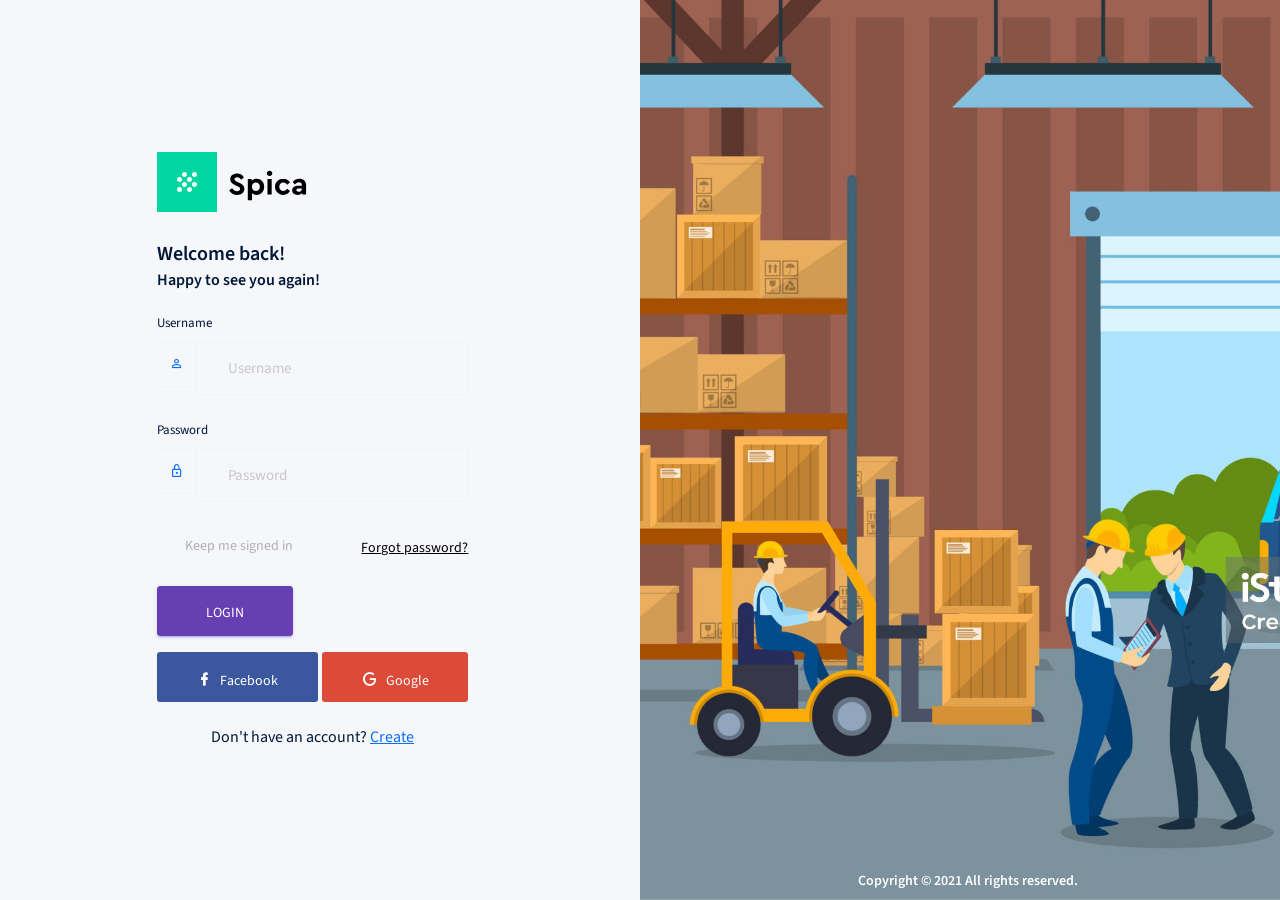
<file: assets/template/spica/template/pages/samples/login-2.html>
<!DOCTYPE html>
<html lang="id">

<head>
  <!-- Required meta tags -->
  <meta charset="utf-8">
  <meta name="viewport" content="width=device-width, initial-scale=1, shrink-to-fit=no">
  <title>Spica Admin</title>
  <!-- base:css -->
  <link rel="stylesheet" href="../../vendors/mdi/css/materialdesignicons.min.css">
  <link rel="stylesheet" href="../../vendors/css/vendor.bundle.base.css">
  <!-- endinject -->
  <!-- plugin css for this page -->
  <!-- End plugin css for this page -->
  <!-- inject:css -->
  <link rel="stylesheet" href="../../css/style.css">
  <!-- endinject -->
  <link rel="shortcut icon" href="../../images/favicon.png" />
</head>

<body>
  <div class="container-scroller d-flex">
    <div class="container-fluid page-body-wrapper full-page-wrapper d-flex">
      <div class="content-wrapper d-flex align-items-stretch auth auth-img-bg">
        <div class="row flex-grow">
          <div class="col-lg-6 d-flex align-items-center justify-content-center">
            <div class="auth-form-transparent text-left p-3">
              <div class="brand-logo">
                <img src="../../images/logo-dark.svg" alt="logo">
              </div>
              <h4>Welcome back!</h4>
              <h6 class="font-weight-light">Happy to see you again!</h6>
              <form class="pt-3">
                <div class="form-group">
                  <label for="exampleInputEmail">Username</label>
                  <div class="input-group">
                    <div class="input-group-prepend bg-transparent">
                      <span class="input-group-text bg-transparent border-right-0">
                        <i class="mdi mdi-account-outline text-primary"></i>
                      </span>
                    </div>
                    <input type="text" class="form-control form-control-lg border-left-0" id="exampleInputEmail" placeholder="Username">
                  </div>
                </div>
                <div class="form-group">
                  <label for="exampleInputPassword">Password</label>
                  <div class="input-group">
                    <div class="input-group-prepend bg-transparent">
                      <span class="input-group-text bg-transparent border-right-0">
                        <i class="mdi mdi-lock-outline text-primary"></i>
                      </span>
                    </div>
                    <input type="password" class="form-control form-control-lg border-left-0" id="exampleInputPassword" placeholder="Password">                        
                  </div>
                </div>
                <div class="my-2 d-flex justify-content-between align-items-center">
                  <div class="form-check">
                    <label class="form-check-label text-muted">
                      <input type="checkbox" class="form-check-input">
                      Keep me signed in
                    </label>
                  </div>
                  <a href="#" class="auth-link text-black">Forgot password?</a>
                </div>
                <div class="my-3">
                  <a class="btn btn-block btn-primary btn-lg font-weight-medium auth-form-btn" href="../../index.html">LOGIN</a>
                </div>
                <div class="mb-2 d-flex">
                  <button type="button" class="btn btn-facebook auth-form-btn flex-grow me-1">
                    <i class="mdi mdi-facebook me-2"></i>Facebook
                  </button>
                  <button type="button" class="btn btn-google auth-form-btn flex-grow ml-1">
                    <i class="mdi mdi-google me-2"></i>Google
                  </button>
                </div>
                <div class="text-center mt-4 font-weight-light">
                  Don't have an account? <a href="register-2.html" class="text-primary">Create</a>
                </div>
              </form>
            </div>
          </div>
          <div class="col-lg-6 login-half-bg d-none d-lg-flex flex-row">
            <p class="text-white font-weight-medium text-center flex-grow align-self-end">Copyright &copy; 2021  All rights reserved.</p>
          </div>
        </div>
      </div>
      <!-- content-wrapper ends -->
    </div>
    <!-- page-body-wrapper ends -->
  </div>
  <!-- container-scroller -->
  <!-- base:js -->
  <script src="../../vendors/js/vendor.bundle.base.js"></script>
  <!-- endinject -->
  <script src="../../js/jquery.cookie.js" type="text/javascript"></script>
  <!-- inject:js -->
  <script src="../../js/off-canvas.js"></script>
  <script src="../../js/hoverable-collapse.js"></script>
  <script src="../../js/template.js"></script>
  <!-- endinject -->
</body>

</html>
</file>
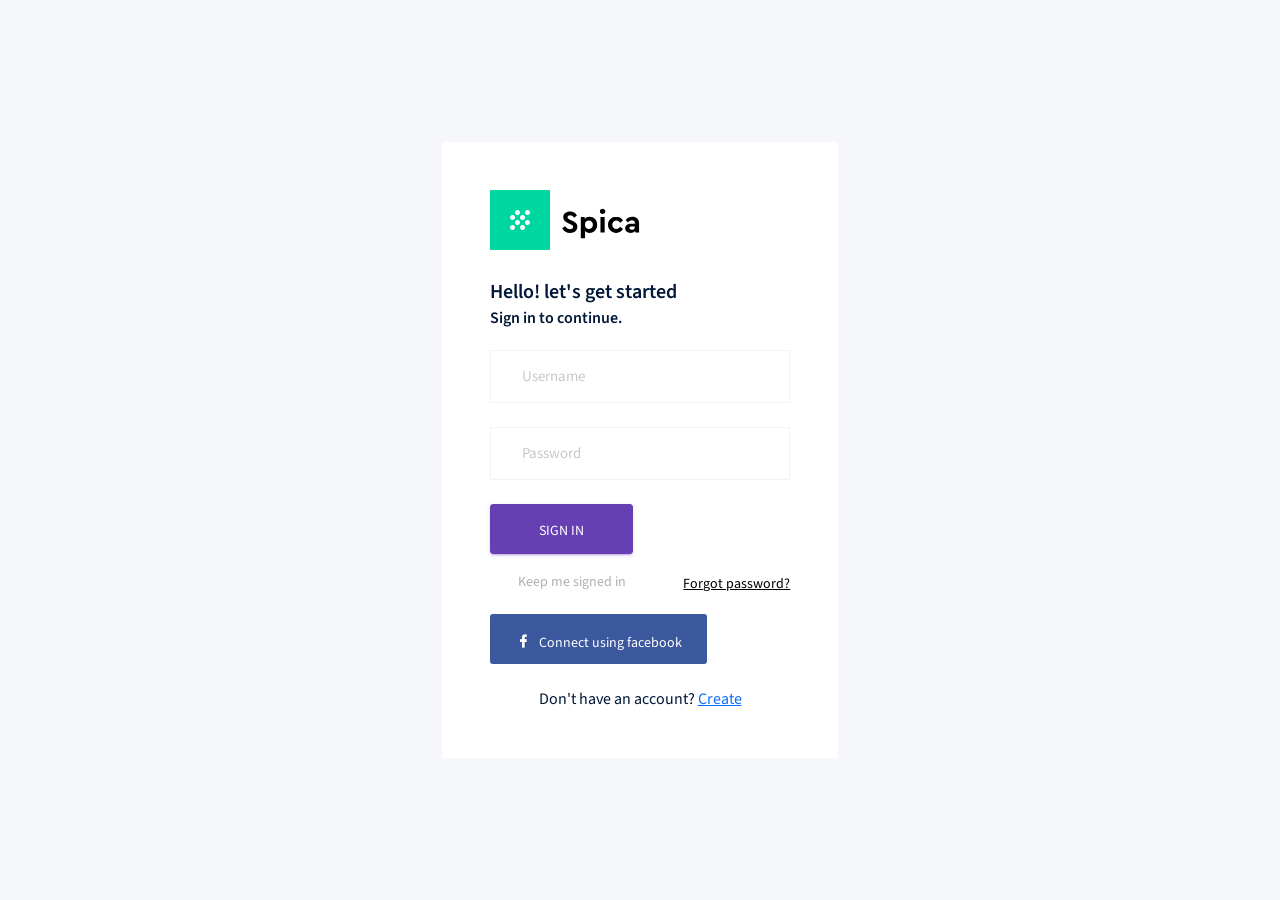
<file: assets/template/spica/template/pages/samples/login.html>
<!DOCTYPE html>
<html lang="id">

<head>
  <!-- Required meta tags -->
  <meta charset="utf-8">
  <meta name="viewport" content="width=device-width, initial-scale=1, shrink-to-fit=no">
  <title>Spica Admin</title>
  <!-- base:css -->
  <link rel="stylesheet" href="../../vendors/mdi/css/materialdesignicons.min.css">
  <link rel="stylesheet" href="../../vendors/css/vendor.bundle.base.css">
  <!-- endinject -->
  <!-- plugin css for this page -->
  <!-- End plugin css for this page -->
  <!-- inject:css -->
  <link rel="stylesheet" href="../../css/style.css">
  <!-- endinject -->
  <link rel="shortcut icon" href="../../images/favicon.png" />
</head>

<body>
  <div class="container-scroller d-flex">
    <div class="container-fluid page-body-wrapper full-page-wrapper d-flex">
      <div class="content-wrapper d-flex align-items-center auth px-0">
        <div class="row w-100 mx-0">
          <div class="col-lg-4 mx-auto">
            <div class="auth-form-light text-left py-5 px-4 px-sm-5">
              <div class="brand-logo">
                <img src="../../images/logo-dark.svg" alt="logo">
              </div>
              <h4>Hello! let's get started</h4>
              <h6 class="font-weight-light">Sign in to continue.</h6>
              <form class="pt-3">
                <div class="form-group">
                  <input type="email" class="form-control form-control-lg" id="exampleInputEmail1" placeholder="Username">
                </div>
                <div class="form-group">
                  <input type="password" class="form-control form-control-lg" id="exampleInputPassword1" placeholder="Password">
                </div>
                <div class="mt-3">
                  <a class="btn btn-block btn-primary btn-lg font-weight-medium auth-form-btn" href="../../index.html">SIGN IN</a>
                </div>
                <div class="my-2 d-flex justify-content-between align-items-center">
                  <div class="form-check">
                    <label class="form-check-label text-muted">
                      <input type="checkbox" class="form-check-input">
                      Keep me signed in
                    </label>
                  </div>
                  <a href="#" class="auth-link text-black">Forgot password?</a>
                </div>
                <div class="mb-2">
                  <button type="button" class="btn btn-block btn-facebook auth-form-btn">
                    <i class="mdi mdi-facebook me-2"></i>Connect using facebook
                  </button>
                </div>
                <div class="text-center mt-4 font-weight-light">
                  Don't have an account? <a href="register.html" class="text-primary">Create</a>
                </div>
              </form>
            </div>
          </div>
        </div>
      </div>
      <!-- content-wrapper ends -->
    </div>
    <!-- page-body-wrapper ends -->
  </div>
  <!-- container-scroller -->
  <!-- base:js -->
  <script src="../../vendors/js/vendor.bundle.base.js"></script>
  <!-- endinject -->
  <script src="../../js/jquery.cookie.js" type="text/javascript"></script>
  <!-- inject:js -->
  <script src="../../js/off-canvas.js"></script>
  <script src="../../js/hoverable-collapse.js"></script>
  <script src="../../js/template.js"></script>
  <!-- endinject -->
</body>

</html>
</file>
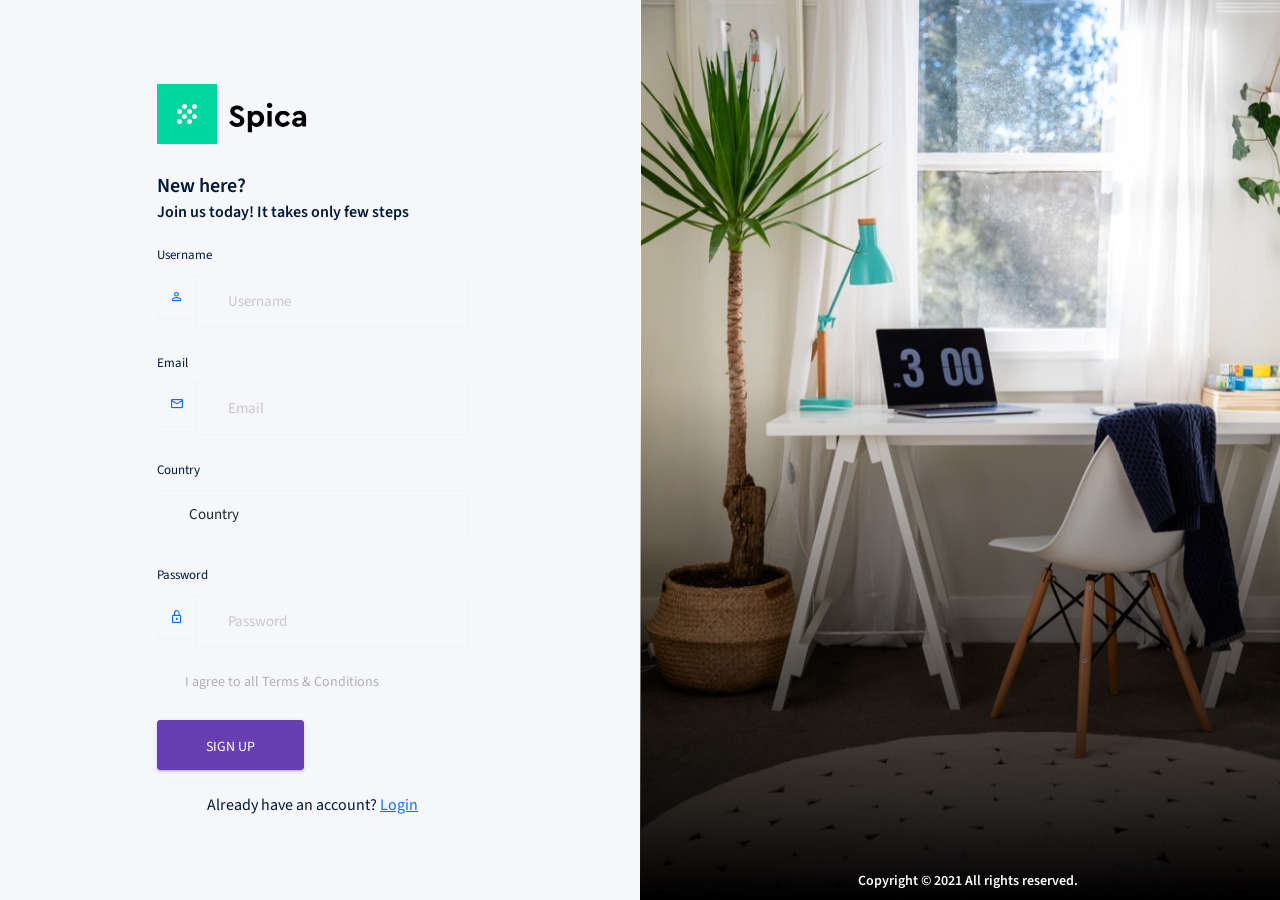
<file: assets/template/spica/template/pages/samples/register-2.html>
<!DOCTYPE html>
<html lang="id">

<head>
  <!-- Required meta tags -->
  <meta charset="utf-8">
  <meta name="viewport" content="width=device-width, initial-scale=1, shrink-to-fit=no">
  <title>Spica Admin</title>
  <!-- base:css -->
  <link rel="stylesheet" href="../../vendors/mdi/css/materialdesignicons.min.css">
  <link rel="stylesheet" href="../../vendors/css/vendor.bundle.base.css">
  <!-- endinject -->
  <!-- plugin css for this page -->
  <!-- End plugin css for this page -->
  <!-- inject:css -->
  <link rel="stylesheet" href="../../css/style.css">
  <!-- endinject -->
  <link rel="shortcut icon" href="../../images/favicon.png" />
</head>

<body>
  <div class="container-scroller d-flex">
    <div class="container-fluid page-body-wrapper full-page-wrapper d-flex">
      <div class="content-wrapper d-flex align-items-stretch auth auth-img-bg">
        <div class="row flex-grow">
          <div class="col-lg-6 d-flex align-items-center justify-content-center">
            <div class="auth-form-transparent text-left p-3">
              <div class="brand-logo">
                <img src="../../images/logo-dark.svg" alt="logo">
              </div>
              <h4>New here?</h4>
              <h6 class="font-weight-light">Join us today! It takes only few steps</h6>
              <form class="pt-3">
                <div class="form-group">
                  <label>Username</label>
                  <div class="input-group">
                    <div class="input-group-prepend bg-transparent">
                      <span class="input-group-text bg-transparent border-right-0">
                        <i class="mdi mdi-account-outline text-primary"></i>
                      </span>
                    </div>
                    <input type="text" class="form-control form-control-lg border-left-0" placeholder="Username">
                  </div>
                </div>
                <div class="form-group">
                  <label>Email</label>
                  <div class="input-group">
                    <div class="input-group-prepend bg-transparent">
                      <span class="input-group-text bg-transparent border-right-0">
                        <i class="mdi mdi-email-outline text-primary"></i>
                      </span>
                    </div>
                    <input type="email" class="form-control form-control-lg border-left-0" placeholder="Email">
                  </div>
                </div>
                <div class="form-group">
                  <label>Country</label>
                  <select class="form-control form-control-lg" id="exampleFormControlSelect2">
                    <option>Country</option>
                    <option>United States of America</option>
                    <option>United Kingdom</option>
                    <option>India</option>
                    <option>Germany</option>
                    <option>Argentina</option>
                  </select>
                </div>
                <div class="form-group">
                  <label>Password</label>
                  <div class="input-group">
                    <div class="input-group-prepend bg-transparent">
                      <span class="input-group-text bg-transparent border-right-0">
                        <i class="mdi mdi-lock-outline text-primary"></i>
                      </span>
                    </div>
                    <input type="password" class="form-control form-control-lg border-left-0" id="exampleInputPassword" placeholder="Password">                        
                  </div>
                </div>
                <div class="mb-4">
                  <div class="form-check">
                    <label class="form-check-label text-muted">
                      <input type="checkbox" class="form-check-input">
                      I agree to all Terms & Conditions
                    </label>
                  </div>
                </div>
                <div class="mt-3">
                  <a class="btn btn-block btn-primary btn-lg font-weight-medium auth-form-btn" href="../../index.html">SIGN UP</a>
                </div>
                <div class="text-center mt-4 font-weight-light">
                  Already have an account? <a href="login.html" class="text-primary">Login</a>
                </div>
              </form>
            </div>
          </div>
          <div class="col-lg-6 register-half-bg d-none d-lg-flex flex-row">
            <p class="text-white font-weight-medium text-center flex-grow align-self-end">Copyright &copy; 2021  All rights reserved.</p>
          </div>
        </div>
      </div>
      <!-- content-wrapper ends -->
    </div>
    <!-- page-body-wrapper ends -->
  </div>
  <!-- container-scroller -->
  <!-- base:js -->
  <script src="../../vendors/js/vendor.bundle.base.js"></script>
  <!-- endinject -->
  <script src="../../js/jquery.cookie.js" type="text/javascript"></script>
  <!-- inject:js -->
  <script src="../../js/off-canvas.js"></script>
  <script src="../../js/hoverable-collapse.js"></script>
  <script src="../../js/template.js"></script>
  <!-- endinject -->
</body>

</html>
</file>
<file: assets/template/spica/template/vendors/css/vendor.bundle.base.css>
/*
 * Container style
 */
.ps {
  overflow: hidden !important;
  overflow-anchor: none;
  -ms-overflow-style: none;
  touch-action: auto;
  -ms-touch-action: auto;
}

/*
 * Scrollbar rail styles
 */
.ps__rail-x {
  display: none;
  opacity: 0;
  transition: background-color .2s linear, opacity .2s linear;
  -webkit-transition: background-color .2s linear, opacity .2s linear;
  height: 15px;
  /* there must be 'bottom' or 'top' for ps__rail-x */
  bottom: 0px;
  /* please don't change 'position' */
  position: absolute;
}

.ps__rail-y {
  display: none;
  opacity: 0;
  transition: background-color .2s linear, opacity .2s linear;
  -webkit-transition: background-color .2s linear, opacity .2s linear;
  width: 15px;
  /* there must be 'right' or 'left' for ps__rail-y */
  right: 0;
  /* please don't change 'position' */
  position: absolute;
}

.ps--active-x > .ps__rail-x,
.ps--active-y > .ps__rail-y {
  display: block;
  background-color: transparent;
}

.ps:hover > .ps__rail-x,
.ps:hover > .ps__rail-y,
.ps--focus > .ps__rail-x,
.ps--focus > .ps__rail-y,
.ps--scrolling-x > .ps__rail-x,
.ps--scrolling-y > .ps__rail-y {
  opacity: 0.6;
}

.ps__rail-x:hover,
.ps__rail-y:hover,
.ps__rail-x:focus,
.ps__rail-y:focus {
  background-color: #eee;
  opacity: 0.9;
}

/*
 * Scrollbar thumb styles
 */
.ps__thumb-x {
  background-color: #aaa;
  border-radius: 6px;
  transition: background-color .2s linear, height .2s ease-in-out;
  -webkit-transition: background-color .2s linear, height .2s ease-in-out;
  height: 6px;
  /* there must be 'bottom' for ps__thumb-x */
  bottom: 2px;
  /* please don't change 'position' */
  position: absolute;
}

.ps__thumb-y {
  background-color: #aaa;
  border-radius: 6px;
  transition: background-color .2s linear, width .2s ease-in-out;
  -webkit-transition: background-color .2s linear, width .2s ease-in-out;
  width: 6px;
  /* there must be 'right' for ps__thumb-y */
  right: 2px;
  /* please don't change 'position' */
  position: absolute;
}

.ps__rail-x:hover > .ps__thumb-x,
.ps__rail-x:focus > .ps__thumb-x {
  background-color: #999;
  height: 11px;
}

.ps__rail-y:hover > .ps__thumb-y,
.ps__rail-y:focus > .ps__thumb-y {
  background-color: #999;
  width: 11px;
}

/* MS supports */
@supports (-ms-overflow-style: none) {
  .ps {
    overflow: auto !important;
  }
}

@media screen and (-ms-high-contrast: active), (-ms-high-contrast: none) {
  .ps {
    overflow: auto !important;
  }
}
</file>
<file: assets/template/bootslander/assets/css/style.css>
/**
* Template Name: Bootslander
* Template URL: https://bootstrapmade.com/bootslander-free-bootstrap-landing-page-template/
* Updated: Mar 17 2024 with Bootstrap v5.3.3
* Author: BootstrapMade.com
* License: https://bootstrapmade.com/license/
*/

/*--------------------------------------------------------------
# General
--------------------------------------------------------------*/
body {
  font-family: "Open Sans", sans-serif;
  color: #444444;
}

a {
  color: #1acc8d;
  text-decoration: none;
}

a:hover {
  color: #34e5a6;
  text-decoration: none;
}

h1,
h2,
h3,
h4,
h5,
h6 {
  font-family: "Montserrat", sans-serif;
}

/*--------------------------------------------------------------
# Preloader
--------------------------------------------------------------*/
#preloader {
  position: fixed;
  top: 0;
  left: 0;
  right: 0;
  bottom: 0;
  z-index: 9999;
  overflow: hidden;
  background: #fff;
}

#preloader:before {
  content: "";
  position: fixed;
  top: calc(50% - 30px);
  left: calc(50% - 30px);
  border: 6px solid #1acc8d;
  border-top-color: #d2f9eb;
  border-radius: 50%;
  width: 60px;
  height: 60px;
  animation: animate-preloader 1s linear infinite;
}

@keyframes animate-preloader {
  0% {
    transform: rotate(0deg);
  }

  100% {
    transform: rotate(360deg);
  }
}

/*--------------------------------------------------------------
# Back to top button
--------------------------------------------------------------*/
.back-to-top {
  position: fixed;
  visibility: hidden;
  opacity: 0;
  right: 15px;
  bottom: 15px;
  z-index: 996;
  background: #1acc8d;
  width: 40px;
  height: 40px;
  border-radius: 50px;
  transition: all 0.4s;
}

.back-to-top i {
  font-size: 28px;
  color: #fff;
  line-height: 0;
}

.back-to-top:hover {
  background: #2be4a2;
  color: #fff;
}

.back-to-top.active {
  visibility: visible;
  opacity: 1;
}

/*--------------------------------------------------------------
# Disable AOS delay on mobile
--------------------------------------------------------------*/
@media screen and (max-width: 768px) {
  [data-aos-delay] {
    transition-delay: 0 !important;
  }
}

/*--------------------------------------------------------------
# Header
--------------------------------------------------------------*/
#header {
  height: 80px;
  transition: all 0.5s;
  z-index: 997;
  transition: all 0.5s;
  background: rgba(1, 4, 136, 0.9);
}

#header.header-transparent {
  background: transparent;
}

#header.header-scrolled {
  background: rgba(1, 4, 136, 0.9);
  height: 60px;
}

#header .logo h1 {
  font-size: 28px;
  margin: 0;
  padding: 0;
  line-height: 1;
  font-weight: 700;
}

#header .logo h1 a,
#header .logo h1 a:hover {
  color: #fff;
  text-decoration: none;
}

#header .logo img {
  padding: 0;
  margin: 0;
  max-height: 40px;
}

/*--------------------------------------------------------------
# Navigation Menu
--------------------------------------------------------------*/
/**
* Desktop Navigation 
*/
.navbar {
  padding: 0;
}

.navbar ul {
  margin: 0;
  padding: 0;
  display: flex;
  list-style: none;
  align-items: center;
}

.navbar li {
  position: relative;
}

.navbar a,
.navbar a:focus {
  display: flex;
  align-items: center;
  justify-content: space-between;
  padding: 10px 0 10px 30px;
  font-size: 15px;
  font-weight: 500;
  font-family: "Poppins", sans-serif;
  color: rgba(255, 255, 255, 0.7);
  white-space: nowrap;
  transition: 0.3s;
}

.navbar a i,
.navbar a:focus i {
  font-size: 12px;
  line-height: 0;
  margin-left: 5px;
}

.navbar>ul>li>a:before {
  content: "";
  position: absolute;
  width: 0;
  height: 2px;
  bottom: 3px;
  left: 30px;
  background-color: #1acc8d;
  visibility: hidden;
  width: 0px;
  transition: all 0.3s ease-in-out 0s;
}

.navbar a:hover:before,
.navbar li:hover>a:before,
.navbar .active:before {
  visibility: visible;
  width: 25px;
}

.navbar a:hover,
.navbar .active,
.navbar .active:focus,
.navbar li:hover>a {
  color: #fff;
}

.navbar .dropdown ul {
  display: block;
  position: absolute;
  left: 30px;
  top: calc(100% + 30px);
  margin: 0;
  padding: 10px 0;
  z-index: 99;
  opacity: 0;
  visibility: hidden;
  background: #fff;
  box-shadow: 0px 0px 30px rgba(127, 137, 161, 0.25);
  transition: 0.3s;
  border-radius: 4px;
}

.navbar .dropdown ul li {
  min-width: 200px;
}

.navbar .dropdown ul a {
  padding: 10px 20px;
  font-size: 14px;
  font-weight: 500;
  text-transform: none;
  color: #01036f;
}

.navbar .dropdown ul a i {
  font-size: 12px;
}

.navbar .dropdown ul a:hover,
.navbar .dropdown ul .active:hover,
.navbar .dropdown ul li:hover>a {
  color: #1acc8d;
}

.navbar .dropdown:hover>ul {
  opacity: 1;
  top: 100%;
  visibility: visible;
}

.navbar .dropdown .dropdown ul {
  top: 0;
  left: calc(100% - 30px);
  visibility: hidden;
}

.navbar .dropdown .dropdown:hover>ul {
  opacity: 1;
  top: 0;
  left: 100%;
  visibility: visible;
}

@media (max-width: 1366px) {
  .navbar .dropdown .dropdown ul {
    left: -90%;
  }

  .navbar .dropdown .dropdown:hover>ul {
    left: -100%;
  }
}

/**
* Mobile Navigation 
*/
.mobile-nav-toggle {
  color: #fff;
  font-size: 28px;
  cursor: pointer;
  display: none;
  line-height: 0;
  transition: 0.5s;
}

@media (max-width: 991px) {
  .mobile-nav-toggle {
    display: block;
  }

  .navbar ul {
    display: none;
  }
}

.navbar-mobile {
  position: fixed;
  overflow: hidden;
  top: 0;
  right: 0;
  left: 0;
  bottom: 0;
  background: rgba(1, 3, 91, 0.9);
  transition: 0.3s;
  z-index: 999;
}

.navbar-mobile .mobile-nav-toggle {
  position: absolute;
  top: 15px;
  right: 15px;
}

.navbar-mobile ul {
  display: block;
  position: absolute;
  top: 55px;
  right: 15px;
  bottom: 15px;
  left: 15px;
  padding: 10px 0;
  border-radius: 8px;
  background-color: #fff;
  overflow-y: auto;
  transition: 0.3s;
}

.navbar-mobile>ul>li>a:before {
  left: 20px;
}

.navbar-mobile a,
.navbar-mobile a:focus {
  padding: 10px 20px;
  font-size: 15px;
  color: #0205a1;
}

.navbar-mobile a:hover,
.navbar-mobile .active,
.navbar-mobile li:hover>a {
  color: #3f43fd;
}

.navbar-mobile .getstarted,
.navbar-mobile .getstarted:focus {
  margin: 15px;
}

.navbar-mobile .dropdown ul,
.navbar-mobile .dropdown .dropdown ul {
  position: static;
  display: none;
  margin: 10px 20px;
  padding: 10px 0;
  z-index: 99;
  opacity: 1;
  visibility: visible;
  background: #fff;
  box-shadow: 0px 0px 30px rgba(127, 137, 161, 0.25);
}

.navbar-mobile .dropdown ul li,
.navbar-mobile .dropdown .dropdown ul li {
  min-width: 200px;
}

.navbar-mobile .dropdown ul a,
.navbar-mobile .dropdown .dropdown ul a {
  padding: 10px 20px;
}

.navbar-mobile .dropdown ul a i,
.navbar-mobile .dropdown .dropdown ul a i {
  font-size: 12px;
}

.navbar-mobile .dropdown ul a:hover,
.navbar-mobile .dropdown ul .active:hover,
.navbar-mobile .dropdown ul li:hover>a,
.navbar-mobile .dropdown .dropdown ul a:hover,
.navbar-mobile .dropdown .dropdown ul .active:hover,
.navbar-mobile .dropdown .dropdown ul li:hover>a {
  color: #1acc8d;
}

.navbar-mobile .dropdown>.dropdown-active,
.navbar-mobile .dropdown .dropdown>.dropdown-active {
  display: block;
}

/*--------------------------------------------------------------
# Hero Section
--------------------------------------------------------------*/
#hero {
  width: 100%;
  background: url("../img/hero-bg.jpg");
  position: relative;
  padding: 120px 0 0 0;
}

#hero:before {
  content: "";
  background: rgba(2, 5, 161, 0.91);
  position: absolute;
  bottom: 0;
  top: 0;
  left: 0;
  right: 0;
}

#hero h1 {
  margin: 0 0 20px 0;
  font-size: 48px;
  font-weight: 700;
  line-height: 56px;
  color: rgba(255, 255, 255, 0.8);
}

#hero h1 span {
  color: #fff;
  border-bottom: 4px solid #1acc8d;
}

#hero h2 {
  color: rgba(255, 255, 255, 0.8);
  margin-bottom: 40px;
  font-size: 24px;
}

#hero .btn-get-started {
  font-family: "Montserrat", sans-serif;
  font-weight: 500;
  font-size: 16px;
  letter-spacing: 1px;
  display: inline-block;
  padding: 10px 30px;
  border-radius: 50px;
  transition: 0.5s;
  color: #fff;
  background: #1acc8d;
}

#hero .btn-get-started:hover {
  background: #17b57d;
}

#hero .animated {
  animation: up-down 2s ease-in-out infinite alternate-reverse both;
}

@media (min-width: 1024px) {
  #hero {
    background-attachment: fixed;
  }
}

@media (max-width: 991px) {
  #hero {
    padding-top: 80px;
  }

  #hero .animated {
    animation: none;
  }

  #hero .hero-img {
    text-align: center;
  }

  #hero .hero-img img {
    max-width: 50%;
  }

  #hero h1 {
    font-size: 28px;
    line-height: 32px;
    margin-bottom: 10px;
  }

  #hero h2 {
    font-size: 18px;
    line-height: 24px;
    margin-bottom: 30px;
  }
}

@media (max-width: 575px) {
  #hero .hero-img img {
    width: 80%;
  }
}

@keyframes up-down {
  0% {
    transform: translateY(10px);
  }

  100% {
    transform: translateY(-10px);
  }
}

.hero-waves {
  display: block;
  margin-top: 60px;
  width: 100%;
  height: 60px;
  z-index: 5;
  position: relative;
}

.wave1 use {
  animation: move-forever1 10s linear infinite;
  animation-delay: -2s;
}

.wave2 use {
  animation: move-forever2 8s linear infinite;
  animation-delay: -2s;
}

.wave3 use {
  animation: move-forever3 6s linear infinite;
  animation-delay: -2s;
}

@keyframes move-forever1 {
  0% {
    transform: translate(85px, 0%);
  }

  100% {
    transform: translate(-90px, 0%);
  }
}

@keyframes move-forever2 {
  0% {
    transform: translate(-90px, 0%);
  }

  100% {
    transform: translate(85px, 0%);
  }
}

@keyframes move-forever3 {
  0% {
    transform: translate(-90px, 0%);
  }

  100% {
    transform: translate(85px, 0%);
  }
}

/*--------------------------------------------------------------
# Sections General
--------------------------------------------------------------*/
section {
  padding: 60px 0;
  overflow: hidden;
}

.section-bg {
  background-color: #f5f5ff;
}

.section-title {
  padding-bottom: 40px;
}

.section-title h2 {
  font-size: 14px;
  font-weight: 500;
  padding: 0;
  line-height: 1px;
  margin: 0 0 5px 0;
  letter-spacing: 2px;
  text-transform: uppercase;
  color: #aaaaaa;
  font-family: "Poppins", sans-serif;
}

.section-title h2::after {
  content: "";
  width: 120px;
  height: 1px;
  display: inline-block;
  background: #1acc8d;
  margin: 4px 10px;
}

.section-title p {
  margin: 0;
  margin: 0;
  font-size: 36px;
  font-weight: 700;
  text-transform: uppercase;
  font-family: "Poppins", sans-serif;
  color: #010483;
}

/*--------------------------------------------------------------
# Breadcrumbs
--------------------------------------------------------------*/
.breadcrumbs {
  padding: 20px 0;
  background-color: #fafaff;
  min-height: 40px;
  margin-top: 80px;
}

@media (max-width: 992px) {
  .breadcrumbs {
    margin-top: 64px;
  }
}

.breadcrumbs h2 {
  font-size: 24px;
  font-weight: 400;
  margin: 0;
}

@media (max-width: 992px) {
  .breadcrumbs h2 {
    margin: 0 0 10px 0;
  }
}

.breadcrumbs ol {
  display: flex;
  flex-wrap: wrap;
  list-style: none;
  padding: 0;
  margin: 0;
  font-size: 14px;
}

.breadcrumbs ol li+li {
  padding-left: 10px;
}

.breadcrumbs ol li+li::before {
  display: inline-block;
  padding-right: 10px;
  color: #6c757d;
  content: "/";
}

@media (max-width: 768px) {
  .breadcrumbs .d-flex {
    display: block !important;
  }

  .breadcrumbs ol {
    display: block;
  }

  .breadcrumbs ol li {
    display: inline-block;
  }
}

/*--------------------------------------------------------------
# About
--------------------------------------------------------------*/
.about {
  padding: 40px 0 0 0;
}

.about .icon-boxes h3 {
  font-size: 28px;
  font-weight: 700;
  color: #010483;
  margin-bottom: 15px;
}

.about .icon-box {
  margin-top: 40px;
}

.about .icon-box .icon {
  float: left;
  display: flex;
  align-items: center;
  justify-content: center;
  width: 64px;
  height: 64px;
  border: 2px solid #7ceec6;
  border-radius: 50px;
  transition: 0.5s;
}

.about .icon-box .icon i {
  color: #1acc8d;
  font-size: 32px;
}

.about .icon-box:hover .icon {
  background: #1acc8d;
  border-color: #1acc8d;
}

.about .icon-box:hover .icon i {
  color: #fff;
}

.about .icon-box .title {
  margin-left: 85px;
  font-weight: 700;
  margin-bottom: 10px;
  font-size: 18px;
}

.about .icon-box .title a {
  color: #343a40;
  transition: 0.3s;
}

.about .icon-box .title a:hover {
  color: #1acc8d;
}

.about .icon-box .description {
  margin-left: 85px;
  line-height: 24px;
  font-size: 14px;
}

.about .video-box {
  background: url("../img/about.png") center center no-repeat;
  background-size: contain;
  min-height: 300px;
}

.about .play-btn {
  width: 94px;
  height: 94px;
  background: radial-gradient(#3f43fd 50%, rgba(63, 67, 253, 0.4) 52%);
  border-radius: 50%;
  display: block;
  position: absolute;
  left: calc(50% - 47px);
  top: calc(50% - 47px);
  overflow: hidden;
}

.about .play-btn::after {
  content: "";
  position: absolute;
  left: 50%;
  top: 50%;
  transform: translateX(-40%) translateY(-50%);
  width: 0;
  height: 0;
  border-top: 10px solid transparent;
  border-bottom: 10px solid transparent;
  border-left: 15px solid #fff;
  z-index: 100;
  transition: all 400ms cubic-bezier(0.55, 0.055, 0.675, 0.19);
}

.about .play-btn::before {
  content: "";
  position: absolute;
  width: 120px;
  height: 120px;
  animation-delay: 0s;
  animation: pulsate-btn 2s;
  animation-direction: forwards;
  animation-iteration-count: infinite;
  animation-timing-function: steps;
  opacity: 1;
  border-radius: 50%;
  border: 5px solid rgba(63, 67, 253, 0.7);
  top: -15%;
  left: -15%;
  background: rgba(198, 16, 0, 0);
}

.about .play-btn:hover::after {
  border-left: 15px solid #3f43fd;
  transform: scale(20);
}

.about .play-btn:hover::before {
  content: "";
  position: absolute;
  left: 50%;
  top: 50%;
  transform: translateX(-40%) translateY(-50%);
  width: 0;
  height: 0;
  border: none;
  border-top: 10px solid transparent;
  border-bottom: 10px solid transparent;
  border-left: 15px solid #fff;
  z-index: 200;
  animation: none;
  border-radius: 0;
}

@keyframes pulsate-btn {
  0% {
    transform: scale(0.6, 0.6);
    opacity: 1;
  }

  100% {
    transform: scale(1, 1);
    opacity: 0;
  }
}

/*--------------------------------------------------------------
# Features
--------------------------------------------------------------*/
.features .icon-box {
  display: flex;
  align-items: center;
  padding: 20px;
  background: #f5f5ff;
  transition: ease-in-out 0.3s;
}

.features .icon-box i {
  font-size: 32px;
  padding-right: 10px;
  line-height: 1;
}

.features .icon-box h3 {
  font-weight: 700;
  margin: 0;
  padding: 0;
  line-height: 1;
  font-size: 16px;
}

.features .icon-box h3 a {
  color: #010483;
  transition: ease-in-out 0.3s;
}

.features .icon-box h3 a:hover {
  color: #01036f;
}

.features .icon-box:hover {
  background: #ebebff;
}

/*--------------------------------------------------------------
# Counts
--------------------------------------------------------------*/
.counts {
  background: #f5f5ff;
  padding: 70px 0 60px;
}

.counts .count-box {
  padding: 30px 30px 25px 30px;
  width: 100%;
  position: relative;
  text-align: center;
  background: #fff;
}

.counts .count-box i {
  position: absolute;
  top: -25px;
  left: 50%;
  transform: translateX(-50%);
  font-size: 20px;
  background: #1acc8d;
  padding: 12px;
  color: #fff;
  border-radius: 50px;
  display: inline-flex;
  align-items: center;
  justify-content: center;
  line-height: 0;
  width: 48px;
  height: 48px;
}

.counts .count-box span {
  font-size: 36px;
  display: block;
  font-weight: 600;
  color: #010483;
}

.counts .count-box p {
  padding: 0;
  margin: 0;
  font-family: "Montserrat", sans-serif;
  font-size: 14px;
}

/*--------------------------------------------------------------
# Details
--------------------------------------------------------------*/
.details .content+.content {
  margin-top: 100px;
}

.details .content h3 {
  font-weight: 600;
  font-size: 26px;
  color: #010483;
}

.details .content ul {
  list-style: none;
  padding: 0;
}

.details .content ul li {
  padding-bottom: 10px;
}

.details .content ul i {
  font-size: 20px;
  padding-right: 4px;
  color: #1acc8d;
}

.details .content p:last-child {
  margin-bottom: 0;
}

/*--------------------------------------------------------------
# Gallery
--------------------------------------------------------------*/
.gallery .gallery-item {
  overflow: hidden;
  border-right: 3px solid #fff;
  border-bottom: 3px solid #fff;
}

.gallery .gallery-item img {
  transition: all ease-in-out 0.4s;
}

.gallery .gallery-item:hover img {
  transform: scale(1.1);
}

/*--------------------------------------------------------------
# Testimonials
--------------------------------------------------------------*/
.testimonials {
  padding: 80px 0;
  background: url("../img/cta-bg.jpg") no-repeat;
  background-position: center center;
  background-size: cover;
  position: relative;
}

.testimonials::before {
  content: "";
  position: absolute;
  left: 0;
  right: 0;
  top: 0;
  bottom: 0;
  background: rgba(1, 3, 111, 0.8);
}

.testimonials .section-header {
  margin-bottom: 40px;
}

.testimonials .testimonials-carousel,
.testimonials .testimonials-slider {
  overflow: hidden;
}

.testimonials .testimonial-item {
  text-align: center;
  color: #fff;
}

.testimonials .testimonial-item .testimonial-img {
  width: 100px;
  border-radius: 50%;
  border: 6px solid rgba(255, 255, 255, 0.15);
  margin: 0 auto;
}

.testimonials .testimonial-item h3 {
  font-size: 20px;
  font-weight: bold;
  margin: 10px 0 5px 0;
  color: #fff;
}

.testimonials .testimonial-item h4 {
  font-size: 14px;
  color: #ddd;
  margin: 0 0 15px 0;
}

.testimonials .testimonial-item .quote-icon-left,
.testimonials .testimonial-item .quote-icon-right {
  color: rgba(255, 255, 255, 0.4);
  font-size: 26px;
}

.testimonials .testimonial-item .quote-icon-left {
  display: inline-block;
  left: -5px;
  position: relative;
}

.testimonials .testimonial-item .quote-icon-right {
  display: inline-block;
  right: -5px;
  position: relative;
  top: 10px;
}

.testimonials .testimonial-item p {
  font-style: italic;
  margin: 0 auto 15px auto;
  color: #eee;
}

.testimonials .swiper-pagination {
  margin-top: 20px;
  position: relative;
}

.testimonials .swiper-pagination .swiper-pagination-bullet {
  width: 12px;
  height: 12px;
  opacity: 1;
  background-color: rgba(255, 255, 255, 0.4);
}

.testimonials .swiper-pagination .swiper-pagination-bullet-active {
  background-color: #1acc8d;
}

@media (min-width: 1024px) {
  .testimonials {
    background-attachment: fixed;
  }
}

@media (min-width: 992px) {
  .testimonials .testimonial-item p {
    width: 80%;
  }
}

/*--------------------------------------------------------------
# Team
--------------------------------------------------------------*/
.team {
  background: #fff;
}

.team .member {
  text-align: center;
  margin-bottom: 80px;
  position: relative;
}

.team .member .pic {
  border-radius: 4px;
  overflow: hidden;
}

.team .member img {
  transition: all ease-in-out 0.4s;
}

.team .member:hover img {
  transform: scale(1.1);
}

.team .member .member-info {
  position: absolute;
  bottom: -80px;
  left: 0px;
  right: 0px;
  background: rgba(255, 255, 255, 0.9);
  padding: 15px 0;
  border-radius: 0 0 4px 4px;
  box-shadow: 0px 2px 15px rgba(0, 0, 0, 0.1);
}

.team .member h4 {
  font-weight: 700;
  margin-bottom: 10px;
  font-size: 16px;
  color: #01036f;
  position: relative;
  padding-bottom: 10px;
}

.team .member h4::after {
  content: "";
  position: absolute;
  display: block;
  width: 50px;
  height: 1px;
  background: #0d12fc;
  bottom: 0;
  left: calc(50% - 25px);
}

.team .member span {
  font-style: italic;
  display: block;
  font-size: 13px;
  color: #01036f;
}

.team .member .social {
  margin-top: 10px;
}

.team .member .social a {
  transition: color 0.3s;
  color: #01036f;
}

.team .member .social a:hover {
  color: #1acc8d;
}

.team .member .social i {
  font-size: 16px;
  margin: 0 2px;
}

/*--------------------------------------------------------------
# Pricing
--------------------------------------------------------------*/
.pricing .box {
  padding: 20px;
  background: #fff;
  text-align: center;
  box-shadow: 0px 0px 4px rgba(0, 0, 0, 0.12);
  border-radius: 5px;
  position: relative;
  overflow: hidden;
}

.pricing h3 {
  font-weight: 400;
  margin: -20px -20px 20px -20px;
  padding: 20px 15px;
  font-size: 16px;
  font-weight: 600;
  color: #777777;
  background: #f8f8f8;
}

.pricing h4 {
  font-size: 36px;
  color: #1acc8d;
  font-weight: 600;
  font-family: "Poppins", sans-serif;
  margin-bottom: 20px;
}

.pricing h4 sup {
  font-size: 20px;
  top: -15px;
  left: -3px;
}

.pricing h4 span {
  color: #bababa;
  font-size: 16px;
  font-weight: 300;
}

.pricing ul {
  padding: 0;
  list-style: none;
  color: #444444;
  text-align: center;
  line-height: 20px;
  font-size: 14px;
}

.pricing ul li {
  padding-bottom: 16px;
}

.pricing ul i {
  color: #1acc8d;
  font-size: 18px;
  padding-right: 4px;
}

.pricing ul .na {
  color: #ccc;
  text-decoration: line-through;
}

.pricing .btn-wrap {
  margin: 20px -20px -20px -20px;
  padding: 20px 15px;
  background: #f8f8f8;
  text-align: center;
}

.pricing .btn-buy {
  background: #1acc8d;
  display: inline-block;
  padding: 8px 35px 10px 35px;
  border-radius: 50px;
  color: #fff;
  transition: none;
  font-size: 14px;
  font-weight: 400;
  font-family: "Montserrat", sans-serif;
  font-weight: 600;
  transition: 0.3s;
}

.pricing .btn-buy:hover {
  background: #149f6e;
}

.pricing .featured h3 {
  color: #fff;
  background: #1acc8d;
}

.pricing .advanced {
  width: 200px;
  position: absolute;
  top: 18px;
  right: -68px;
  transform: rotate(45deg);
  z-index: 1;
  font-size: 14px;
  padding: 1px 0 3px 0;
  background: #1acc8d;
  color: #fff;
}

/*--------------------------------------------------------------
# F.A.Q
--------------------------------------------------------------*/
.faq .faq-list {
  padding: 0;
}

.faq .faq-list ul {
  padding: 0;
  list-style: none;
}

.faq .faq-list li+li {
  margin-top: 15px;
}

.faq .faq-list li {
  padding: 20px;
  background: #fff;
  border-radius: 4px;
  position: relative;
}

.faq .faq-list a {
  display: block;
  position: relative;
  font-family: "Poppins", sans-serif;
  font-size: 16px;
  line-height: 24px;
  font-weight: 500;
  padding: 0 30px;
  outline: none;
  cursor: pointer;
}

.faq .faq-list .icon-help {
  font-size: 24px;
  position: absolute;
  right: 0;
  left: 20px;
  color: #34e5a6;
}

.faq .faq-list .icon-show,
.faq .faq-list .icon-close {
  font-size: 24px;
  position: absolute;
  right: 0;
  top: 0;
}

.faq .faq-list p {
  margin-bottom: 0;
  padding: 10px 0 0 0;
}

.faq .faq-list .icon-show {
  display: none;
}

.faq .faq-list a.collapsed {
  color: #343a40;
}

.faq .faq-list a.collapsed:hover {
  color: #1acc8d;
}

.faq .faq-list a.collapsed .icon-show {
  display: inline-block;
}

.faq .faq-list a.collapsed .icon-close {
  display: none;
}

@media (max-width: 1200px) {
  .faq .faq-list {
    padding: 0;
  }
}

/*--------------------------------------------------------------
# Contact
--------------------------------------------------------------*/
.contact .info {
  width: 100%;
  background: #fff;
}

.contact .info i {
  font-size: 20px;
  color: #3f43fd;
  float: left;
  width: 44px;
  height: 44px;
  background: #f0f0ff;
  display: flex;
  justify-content: center;
  align-items: center;
  border-radius: 50px;
  transition: all 0.3s ease-in-out;
}

.contact .info h4 {
  padding: 0 0 0 60px;
  font-size: 22px;
  font-weight: 600;
  margin-bottom: 5px;
  color: #010483;
}

.contact .info p {
  padding: 0 0 0 60px;
  margin-bottom: 0;
  font-size: 14px;
  color: #0205a1;
}

.contact .info .email,
.contact .info .phone {
  margin-top: 40px;
}

.contact .info .email:hover i,
.contact .info .address:hover i,
.contact .info .phone:hover i {
  background: #1acc8d;
  color: #fff;
}

.contact .php-email-form {
  width: 100%;
  background: #fff;
}

.contact .php-email-form .form-group {
  padding-bottom: 8px;
}

.contact .php-email-form .error-message {
  display: none;
  color: #fff;
  background: #ed3c0d;
  text-align: left;
  padding: 15px;
  font-weight: 600;
}

.contact .php-email-form .error-message br+br {
  margin-top: 25px;
}

.contact .php-email-form .sent-message {
  display: none;
  color: #fff;
  background: #18d26e;
  text-align: center;
  padding: 15px;
  font-weight: 600;
}

.contact .php-email-form .loading {
  display: none;
  background: #fff;
  text-align: center;
  padding: 15px;
}

.contact .php-email-form .loading:before {
  content: "";
  display: inline-block;
  border-radius: 50%;
  width: 24px;
  height: 24px;
  margin: 0 10px -6px 0;
  border: 3px solid #18d26e;
  border-top-color: #eee;
  animation: animate-loading 1s linear infinite;
}

.contact .php-email-form input,
.contact .php-email-form textarea {
  border-radius: 0;
  box-shadow: none;
  font-size: 14px;
}

.contact .php-email-form input {
  height: 44px;
}

.contact .php-email-form textarea {
  padding: 10px 12px;
}

.contact .php-email-form button[type=submit] {
  background: #1acc8d;
  border: 0;
  padding: 10px 30px;
  color: #fff;
  transition: 0.4s;
  border-radius: 50px;
}

.contact .php-email-form button[type=submit]:hover {
  background: #34e5a6;
}

@keyframes animate-loading {
  0% {
    transform: rotate(0deg);
  }

  100% {
    transform: rotate(360deg);
  }
}

/*--------------------------------------------------------------
# Footer
--------------------------------------------------------------*/
#footer {
  background: #010351;
  padding: 0 0 30px 0;
  color: #fff;
  font-size: 14px;
}

#footer .footer-top {
  padding: 60px 0 30px 0;
}

#footer .footer-top .footer-info {
  margin-bottom: 15px;
  background: #010246;
  color: #fff;
  border-top: 4px solid #1acc8d;
  text-align: center;
  padding: 30px 20px;
}

#footer .footer-top .footer-info h3 {
  font-size: 24px;
  margin: 0 0 20px 0;
  padding: 2px 0 2px 0;
  line-height: 1;
  font-weight: 700;
}

#footer .footer-top .footer-info p {
  font-size: 14px;
  line-height: 24px;
  margin-bottom: 0;
  font-family: "Montserrat", sans-serif;
}

#footer .footer-top .social-links a {
  font-size: 18px;
  display: inline-block;
  color: #fff;
  line-height: 1;
  padding: 8px 0;
  margin-right: 4px;
  border-radius: 50%;
  text-align: center;
  width: 36px;
  height: 36px;
  transition: 0.3s;
}

#footer .footer-top .social-links a:hover {
  background: #1acc8d;
  color: #fff;
  text-decoration: none;
}

#footer .footer-top h4 {
  font-size: 16px;
  font-weight: 600;
  color: #fff;
  position: relative;
  padding-bottom: 12px;
}

#footer .footer-top .footer-links {
  margin-bottom: 30px;
}

#footer .footer-top .footer-links ul {
  list-style: none;
  padding: 0;
  margin: 0;
}

#footer .footer-top .footer-links ul i {
  padding-right: 2px;
  color: #61ebba;
  font-size: 18px;
  line-height: 1;
}

#footer .footer-top .footer-links ul li {
  padding: 10px 0;
  display: flex;
  align-items: center;
}

#footer .footer-top .footer-links ul li:first-child {
  padding-top: 0;
}

#footer .footer-top .footer-links ul a {
  color: #fff;
  transition: 0.3s;
  display: inline-block;
  line-height: 1;
}

#footer .footer-top .footer-links ul a:hover {
  color: #4be8b0;
}

#footer .footer-top .footer-newsletter form {
  margin-top: 30px;
  background: #fff;
  padding: 6px 10px 6px 15px;
  position: relative;
  border-radius: 50px;
}

#footer .footer-top .footer-newsletter form input[type=email] {
  border: 0;
  padding: 4px;
  width: calc(100% - 110px);
}

#footer .footer-top .footer-newsletter form input[type=submit] {
  position: absolute;
  top: 0;
  right: -2px;
  bottom: 0;
  border: 0;
  background: none;
  font-size: 16px;
  padding: 0 20px;
  background: #1acc8d;
  color: #fff;
  transition: 0.3s;
  border-radius: 50px;
}

#footer .footer-top .footer-newsletter form input[type=submit]:hover {
  background: #149f6e;
}

#footer .copyright {
  border-top: 1px solid #010479;
  text-align: center;
  padding-top: 30px;
}

#footer .credits {
  padding-top: 10px;
  text-align: center;
  font-size: 13px;
  color: #fff;
}

@media (max-width: 575px) {
  #footer .footer-top .footer-info {
    margin: -20px 0 30px 0;
  }
}
</file>
